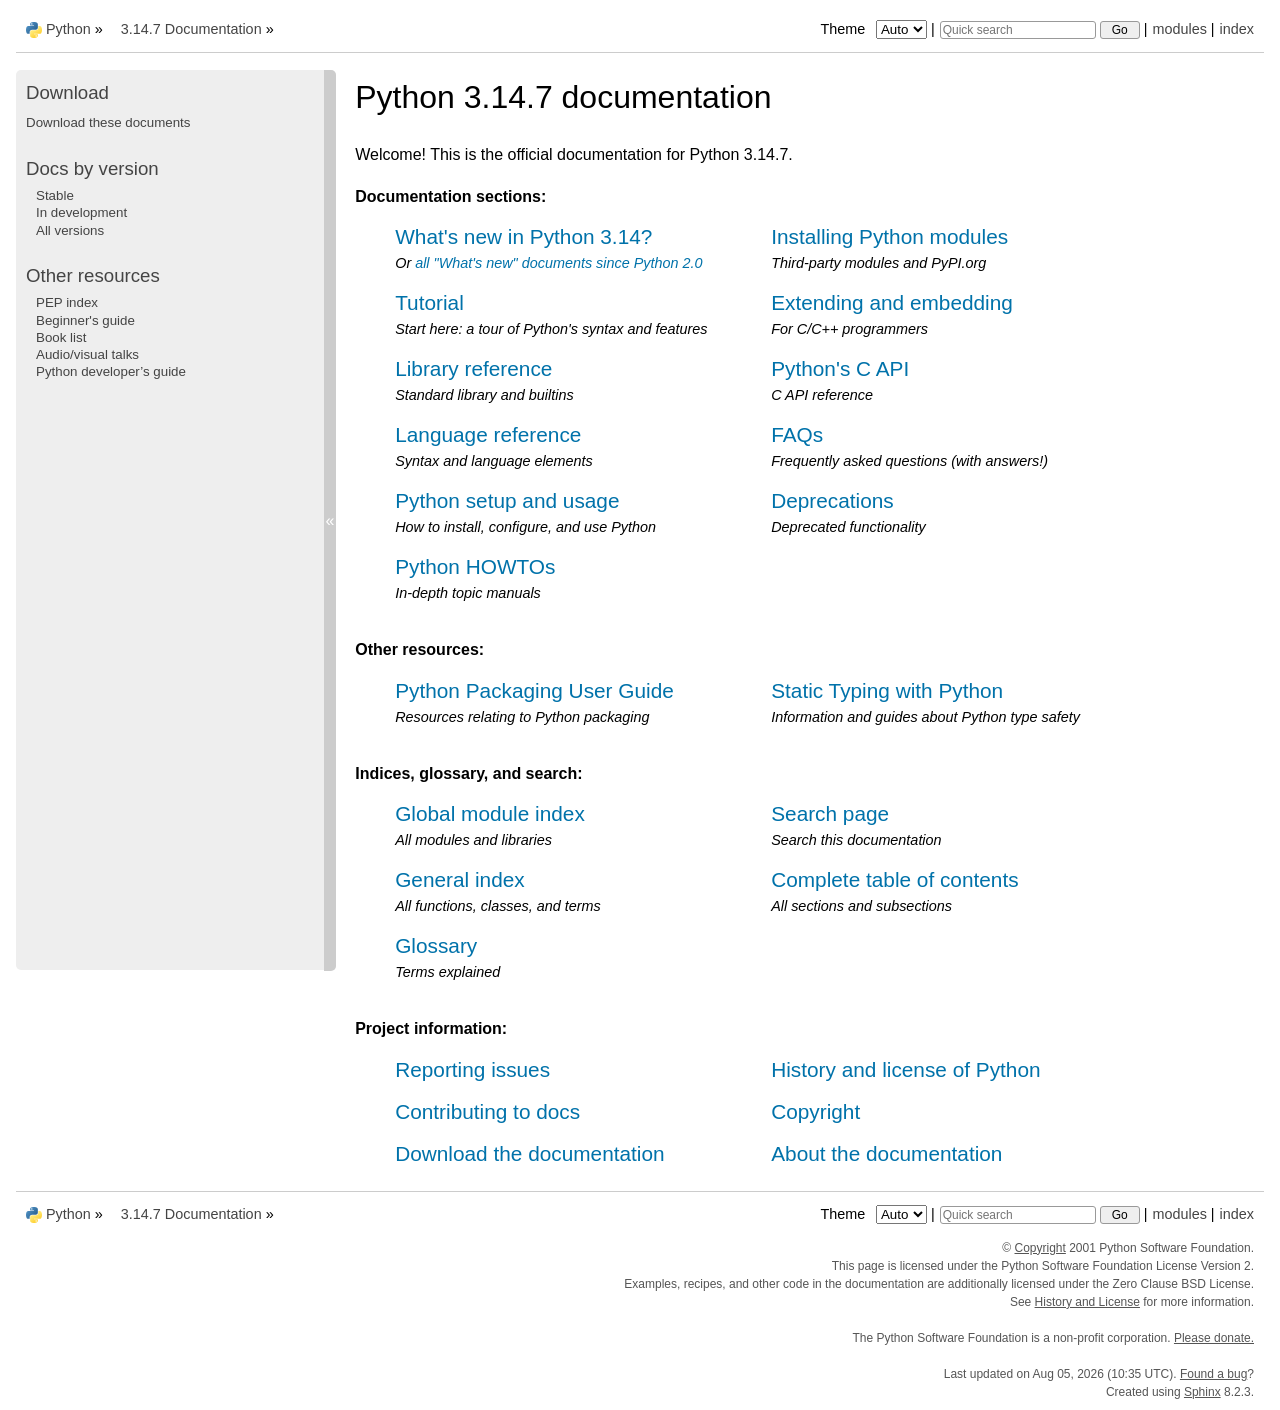
<file: ml/Python/pythoncore-3.14-64/Doc/html/index.html>
<!DOCTYPE html>

<html lang="en" data-content_root="./">
  <head>
    <meta charset="utf-8" />
    <meta name="viewport" content="width=device-width, initial-scale=1.0" /><title>3.14.7 Documentation</title><meta name="viewport" content="width=device-width, initial-scale=1.0">
    
    <link rel="stylesheet" type="text/css" href="_static/pygments.css?v=b86133f3" />
    <link rel="stylesheet" type="text/css" href="_static/classic.css?v=234b1a7c" />
    <link rel="stylesheet" type="text/css" href="_static/pydoctheme.css?v=4365c8fe" />
    <link id="pygments_dark_css" media="(prefers-color-scheme: dark)" rel="stylesheet" type="text/css" href="_static/pygments_dark.css?v=5349f25f" />
    
    <script src="_static/documentation_options.js?v=2f7d2144"></script>
    <script src="_static/doctools.js?v=9bcbadda"></script>
    <script src="_static/sphinx_highlight.js?v=dc90522c"></script>
    
    <script src="_static/sidebar.js"></script>
    
    <link rel="search" type="application/opensearchdescription+xml"
          title="Search within Python 3.14.7 documentation"
          href="_static/opensearch.xml"/>
    <link rel="author" title="About these documents" href="about.html" />
    <link rel="index" title="Index" href="genindex.html" />
    <link rel="search" title="Search" href="search.html" />
    <link rel="copyright" title="Copyright" href="copyright.html" />
    
      
      <link rel="canonical" href="https://docs.python.org/3/index.html">
      
    

    
    <style>
      @media only screen {
        table.full-width-table {
            width: 100%;
        }
      }
    </style>
<link rel="stylesheet" href="_static/pydoctheme_dark.css" media="(prefers-color-scheme: dark)" id="pydoctheme_dark_css">
    <link rel="shortcut icon" type="image/png" href="_static/py.svg">
            <script type="text/javascript" src="_static/copybutton.js"></script>
            <script type="text/javascript" src="_static/menu.js"></script>
            <script type="text/javascript" src="_static/search-focus.js"></script>
            <script type="text/javascript" src="_static/themetoggle.js"></script> 
            <script type="text/javascript" src="_static/rtd_switcher.js"></script>
            <meta name="readthedocs-addons-api-version" content="1">

    <meta property="og:title" content="Python 3.14 documentation">
    <meta property="og:type" content="website">
    <meta property="og:url" content="https://docs.python.org/3/">
    <meta property="og:site_name" content="Python documentation">
    <meta property="og:description" content="The official Python documentation.">
    <meta property="og:image" content="https://docs.python.org/3/_static/og-image.png">
    <meta name="description" content="The official Python documentation.">
    <meta property="og:image:width" content="200">
    <meta property="og:image:height" content="200">
    <meta name="theme-color" content="#3776ab">
    <style>
      .contentstable {
        display: grid;
        gap: 0 2em;
        grid-template-columns: 1fr 1fr;
        margin: 0 auto;
        max-width: 90%;
      }
      .contentstable ul {
        list-style: none;
        margin: 0;
        padding: 0;
      }
      .contentstable a {
        text-decoration: none;
      }
      .contentstable a:hover {
        text-decoration: underline;
      }
      .contentstable li.biglink {
        line-height: 150%;
        margin-bottom: 1em;
      }
      @media (max-width: 600px) {
        .contentstable {
          grid-template-columns: 1fr;
        }
      }
    </style>
  </head>
<body>
<div class="mobile-nav">
    <input type="checkbox" id="menuToggler" class="toggler__input" aria-controls="navigation"
           aria-pressed="false" aria-expanded="false" role="button" aria-label="Menu">
    <nav class="nav-content" role="navigation">
        <label for="menuToggler" class="toggler__label">
            <span></span>
        </label>
        <span class="nav-items-wrapper">
            <a href="https://www.python.org/" class="nav-logo">
                <img src="_static/py.svg" alt="Python logo">
            </a>
            <span class="version_switcher_placeholder"></span>
            <form role="search" class="search" action="search.html" method="get">
                <svg xmlns="http://www.w3.org/2000/svg" width="20" height="20" viewBox="0 0 24 24" class="search-icon">
                    <path fill-rule="nonzero" fill="currentColor" d="M15.5 14h-.79l-.28-.27a6.5 6.5 0 001.48-5.34c-.47-2.78-2.79-5-5.59-5.34a6.505 6.505 0 00-7.27 7.27c.34 2.8 2.56 5.12 5.34 5.59a6.5 6.5 0 005.34-1.48l.27.28v.79l4.25 4.25c.41.41 1.08.41 1.49 0 .41-.41.41-1.08 0-1.49L15.5 14zm-6 0C7.01 14 5 11.99 5 9.5S7.01 5 9.5 5 14 7.01 14 9.5 11.99 14 9.5 14z"></path>
                </svg>
                <input placeholder="Quick search" aria-label="Quick search" type="search" name="q">
                <input type="submit" value="Go">
            </form>
        </span>
    </nav>
    <div class="menu-wrapper">
        <nav class="menu" role="navigation" aria-label="main navigation">
            <div class="language_switcher_placeholder"></div>
            
<label class="theme-selector-label">
    Theme
    <select class="theme-selector" oninput="activateTheme(this.value)">
        <option value="auto" selected>Auto</option>
        <option value="light">Light</option>
        <option value="dark">Dark</option>
    </select>
</label><h3>Download</h3>
<p><a href="download.html">Download these documents</a></p>
<h3>Docs by version</h3>
<ul>
  
  
<li><a href="https://docs.python.org/3/">Stable</a></li>
<li><a href="https://docs.python.org/dev/">In development</a></li>
  <li><a href="https://www.python.org/doc/versions/">All versions</a></li>
</ul>
<h3>Other resources</h3>
<ul>
  
  <li><a href="https://peps.python.org/">PEP index</a></li>
  <li><a href="https://wiki.python.org/moin/BeginnersGuide">Beginner's guide</a></li>
  <li><a href="https://wiki.python.org/moin/PythonBooks">Book list</a></li>
  <li><a href="https://www.python.org/doc/av/">Audio/visual talks</a></li>
  <li><a href="https://devguide.python.org/">Python developer’s guide</a></li>
</ul>
        </nav>
    </div>
</div>

  
    <div class="related" role="navigation" aria-label="Related">
      <h3>Navigation</h3>
      <ul>
        <li class="right" style="margin-right: 10px">
          <a href="genindex.html" title="General Index"
             accesskey="I">index</a></li>
        <li class="right" >
          <a href="py-modindex.html" title="Python Module Index"
             >modules</a> |</li>

          <li><img src="_static/py.svg" alt="Python logo" style="vertical-align: middle; margin-top: -1px"></li>
          <li><a href="https://www.python.org/">Python</a> &#187;</li>
          <li class="switchers">
            <div class="language_switcher_placeholder"></div>
            <div class="version_switcher_placeholder"></div>
          </li>
          <li>
              
          </li>
    <li id="cpython-language-and-version">
      <a href="#">3.14.7 Documentation</a> &#187;
    </li>

        <li class="nav-item nav-item-this"><a href=""></a></li>
                <li class="right">
                    

    <div class="inline-search" role="search">
        <form class="inline-search" action="search.html" method="get">
          <input placeholder="Quick search" aria-label="Quick search" type="search" name="q" id="search-box">
          <input type="submit" value="Go">
        </form>
    </div>
                     |
                </li>
            <li class="right">
<label class="theme-selector-label">
    Theme
    <select class="theme-selector" oninput="activateTheme(this.value)">
        <option value="auto" selected>Auto</option>
        <option value="light">Light</option>
        <option value="dark">Dark</option>
    </select>
</label> |</li>
            
      </ul>
    </div>    

    <div class="document">
      <div class="documentwrapper">
        <div class="bodywrapper">
          <div class="body" role="main">
            
  <h1>Python 3.14.7 documentation</h1>
  <p>
  Welcome! This is the official documentation for Python 3.14.7.
  </p>
  <p><strong>Documentation sections:</strong></p>
  <div class="contentstable">
    <ul>
      <li class="biglink"><a class="biglink" href="whatsnew/3.14.html">What's new in Python 3.14?</a><br>
         <span class="linkdescr"> Or <a href="whatsnew/index.html">all "What's new" documents since Python 2.0</a></span></li>
      <li class="biglink"><a class="biglink" href="tutorial/index.html">Tutorial</a><br>
         <span class="linkdescr">Start here: a tour of Python's syntax and features</span></li>
      <li class="biglink"><a class="biglink" href="library/index.html">Library reference</a><br>
         <span class="linkdescr">Standard library and builtins</span></li>
      <li class="biglink"><a class="biglink" href="reference/index.html">Language reference</a><br>
         <span class="linkdescr">Syntax and language elements</span></li>
      <li class="biglink"><a class="biglink" href="using/index.html">Python setup and usage</a><br>
         <span class="linkdescr">How to install, configure, and use Python</span></li>
      <li class="biglink"><a class="biglink" href="howto/index.html">Python HOWTOs</a><br>
         <span class="linkdescr">In-depth topic manuals</span></li>
    </ul>
    <ul>
      <li class="biglink"><a class="biglink" href="installing/index.html">Installing Python modules</a><br>
         <span class="linkdescr">Third-party modules and PyPI.org</span></li>
      <li class="biglink"><a class="biglink" href="extending/index.html">Extending and embedding</a><br>
         <span class="linkdescr">For C/C++ programmers</span></li>
      <li class="biglink"><a class="biglink" href="c-api/index.html">Python's C API</a><br>
         <span class="linkdescr">C API reference</span></li>
      <li class="biglink"><a class="biglink" href="faq/index.html">FAQs</a><br>
         <span class="linkdescr">Frequently asked questions (with answers!)</span></li>
      <li class="biglink"><a class="biglink" href="deprecations/index.html">Deprecations</a><br>
         <span class="linkdescr">Deprecated functionality</span></li>
    </ul>
  </div>

  <p><strong>Other resources:</strong></p>
  <div class="contentstable">
    <ul>
      <li class="biglink"><a class="biglink" href="https://packaging.python.org">Python Packaging User Guide</a><br>
         <span class="linkdescr">Resources relating to Python packaging</span></li>
    </ul>
    <ul>
      <li class="biglink"><a class="biglink" href="https://typing.python.org">Static Typing with Python</a><br>
         <span class="linkdescr">Information and guides about Python type safety</span></li>
    </ul>
  </div>

  <p><strong>Indices, glossary, and search:</strong></p>
  <div class="contentstable">
    <ul>
      <li class="biglink"><a class="biglink" href="py-modindex.html">Global module index</a><br>
         <span class="linkdescr">All modules and libraries</span></li>
      <li class="biglink"><a class="biglink" href="genindex.html">General index</a><br>
         <span class="linkdescr">All functions, classes, and terms</span></li>
      <li class="biglink"><a class="biglink" href="glossary.html">Glossary</a><br>
         <span class="linkdescr">Terms explained</span></li>
    </ul>
    <ul>
      <li class="biglink"><a class="biglink" href="search.html">Search page</a><br>
         <span class="linkdescr">Search this documentation</span></li>
      <li class="biglink"><a class="biglink" href="contents.html">Complete table of contents</a><br>
         <span class="linkdescr">All sections and subsections</span></li>
    </ul>
  </div>

  <p><strong>Project information:</strong></p>
  <div class="contentstable">
    <ul>
      <li class="biglink"><a class="biglink" href="bugs.html">Reporting issues</a></li>
      <li class="biglink"><a class="biglink" href="https://devguide.python.org/documentation/help-documenting/">Contributing to docs</a></li>
      <li class="biglink"><a class="biglink" href="download.html">Download the documentation</a></li>
    </ul>
    <ul>
      <li class="biglink"><a class="biglink" href="license.html">History and license of Python</a></li>
      <li class="biglink"><a class="biglink" href="copyright.html">Copyright</a></li>
      <li class="biglink"><a class="biglink" href="about.html">About the documentation</a></li>
    </ul>
  </div>

            <div class="clearer"></div>
          </div>
        </div>
      </div>
      <div class="sphinxsidebar" role="navigation" aria-label="Main">
        <div class="sphinxsidebarwrapper"><h3>Download</h3>
<p><a href="download.html">Download these documents</a></p>
<h3>Docs by version</h3>
<ul>
  
  
<li><a href="https://docs.python.org/3/">Stable</a></li>
<li><a href="https://docs.python.org/dev/">In development</a></li>
  <li><a href="https://www.python.org/doc/versions/">All versions</a></li>
</ul>
<h3>Other resources</h3>
<ul>
  
  <li><a href="https://peps.python.org/">PEP index</a></li>
  <li><a href="https://wiki.python.org/moin/BeginnersGuide">Beginner's guide</a></li>
  <li><a href="https://wiki.python.org/moin/PythonBooks">Book list</a></li>
  <li><a href="https://www.python.org/doc/av/">Audio/visual talks</a></li>
  <li><a href="https://devguide.python.org/">Python developer’s guide</a></li>
</ul>
        </div>
<div id="sidebarbutton" title="Collapse sidebar">
<span>«</span>
</div>

      </div>
      <div class="clearer"></div>
    </div>  
    <div class="related" role="navigation" aria-label="Related">
      <h3>Navigation</h3>
      <ul>
        <li class="right" style="margin-right: 10px">
          <a href="genindex.html" title="General Index"
             >index</a></li>
        <li class="right" >
          <a href="py-modindex.html" title="Python Module Index"
             >modules</a> |</li>

          <li><img src="_static/py.svg" alt="Python logo" style="vertical-align: middle; margin-top: -1px"></li>
          <li><a href="https://www.python.org/">Python</a> &#187;</li>
          <li class="switchers">
            <div class="language_switcher_placeholder"></div>
            <div class="version_switcher_placeholder"></div>
          </li>
          <li>
              
          </li>
    <li id="cpython-language-and-version">
      <a href="#">3.14.7 Documentation</a> &#187;
    </li>

        <li class="nav-item nav-item-this"><a href=""></a></li>
                <li class="right">
                    

    <div class="inline-search" role="search">
        <form class="inline-search" action="search.html" method="get">
          <input placeholder="Quick search" aria-label="Quick search" type="search" name="q" id="search-box">
          <input type="submit" value="Go">
        </form>
    </div>
                     |
                </li>
            <li class="right">
<label class="theme-selector-label">
    Theme
    <select class="theme-selector" oninput="activateTheme(this.value)">
        <option value="auto" selected>Auto</option>
        <option value="light">Light</option>
        <option value="dark">Dark</option>
    </select>
</label> |</li>
            
      </ul>
    </div>  
    <div class="footer">
    &copy; <a href="copyright.html">Copyright</a> 2001 Python Software Foundation.
    <br>
    This page is licensed under the Python Software Foundation License Version 2.
    <br>
    Examples, recipes, and other code in the documentation are additionally licensed under the Zero Clause BSD License.
    <br>
    
      See <a href="/license.html">History and License</a> for more information.<br>
    
    
    <br>

    The Python Software Foundation is a non-profit corporation.
<a href="https://www.python.org/psf/donations/">Please donate.</a>
<br>
    <br>
      Last updated on Aug 05, 2026 (10:35 UTC).
    
      <a href="/bugs.html">Found a bug</a>?
    
    <br>

    Created using <a href="https://www.sphinx-doc.org/">Sphinx</a> 8.2.3.
    </div>

  </body>
</html>
</file>
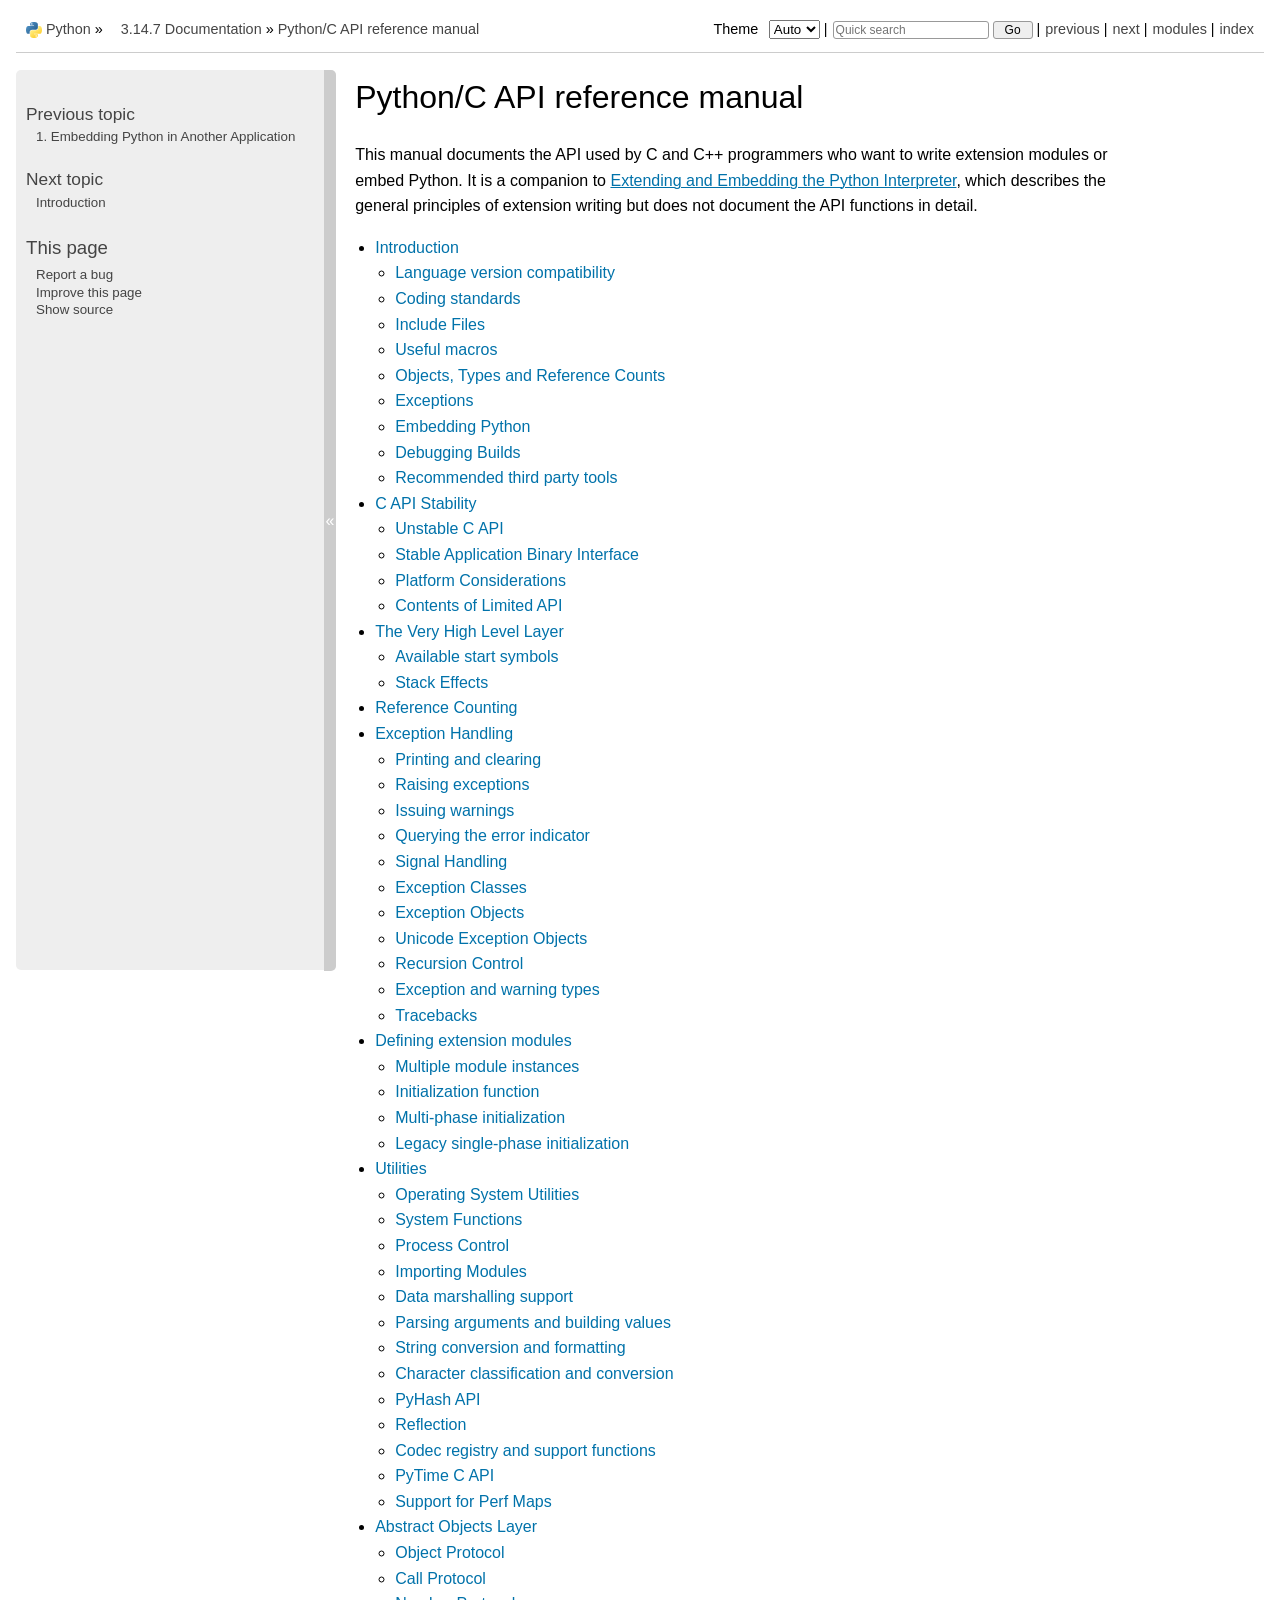
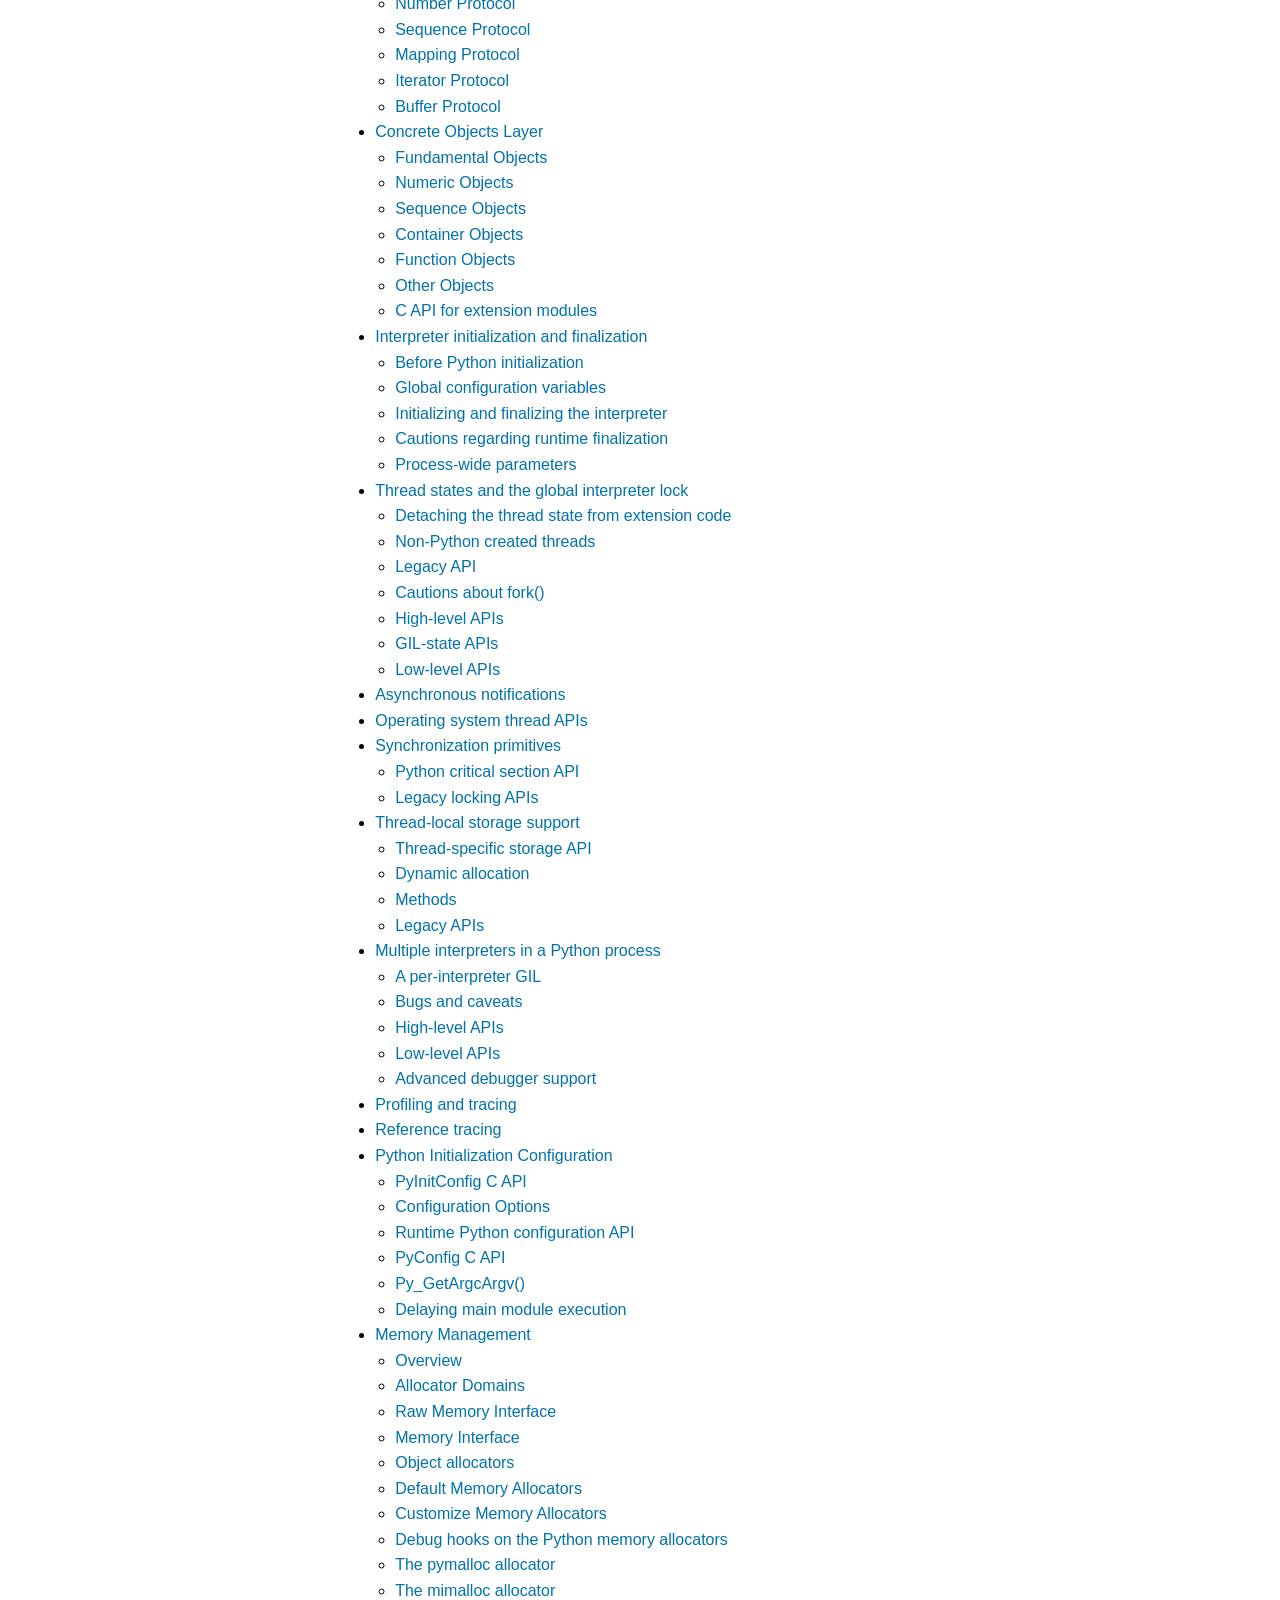
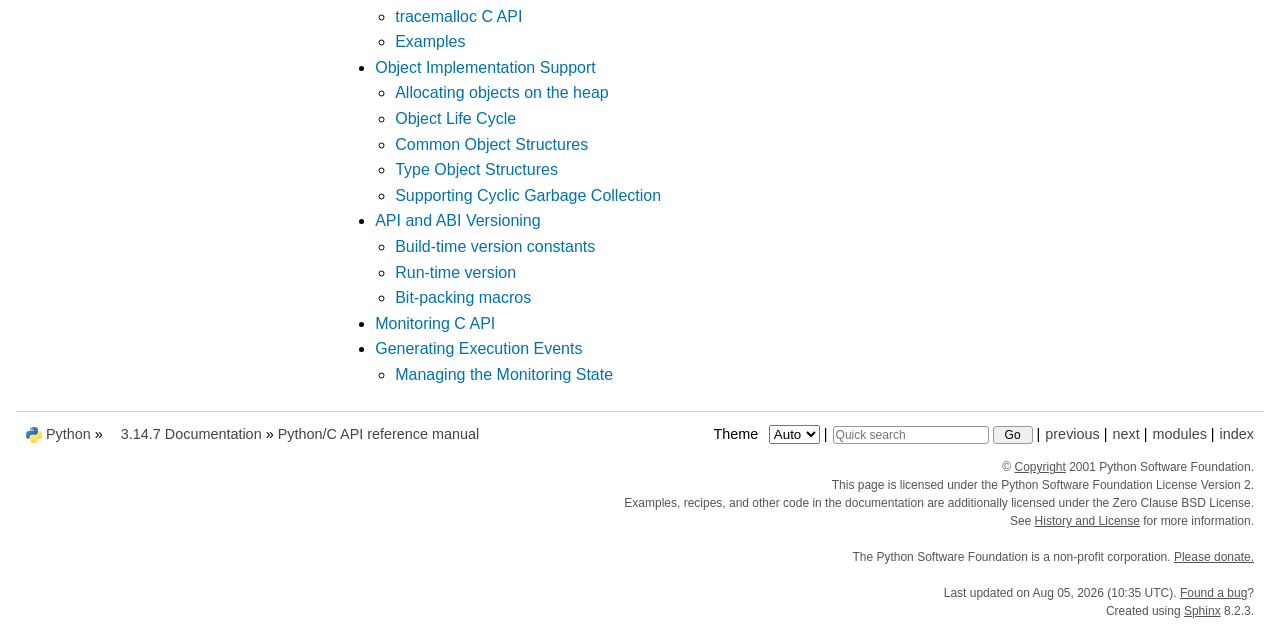
<file: ml/Python/pythoncore-3.14-64/Doc/html/c-api/index.html>
<!DOCTYPE html>

<html lang="en" data-content_root="../">
  <head>
    <meta charset="utf-8" />
    <meta name="viewport" content="width=device-width, initial-scale=1.0" /><meta name="viewport" content="width=device-width, initial-scale=1" />
<meta property="og:title" content="Python/C API reference manual" />
<meta property="og:type" content="website" />
<meta property="og:url" content="https://docs.python.org/3/c-api/index.html" />
<meta property="og:site_name" content="Python documentation" />
<meta property="og:description" content="This manual documents the API used by C and C++ programmers who want to write extension modules or embed Python. It is a companion to Extending and Embedding the Python Interpreter, which describes..." />
<meta property="og:image" content="_static/og-image.png" />
<meta property="og:image:alt" content="Python documentation" />
<meta name="description" content="This manual documents the API used by C and C++ programmers who want to write extension modules or embed Python. It is a companion to Extending and Embedding the Python Interpreter, which describes..." />
<meta name="theme-color" content="#3776ab">
<meta property="og:image:width" content="200">
<meta property="og:image:height" content="200">

    <title>Python/C API reference manual &#8212; Python 3.14.7 documentation</title><meta name="viewport" content="width=device-width, initial-scale=1.0">
    
    <link rel="stylesheet" type="text/css" href="../_static/pygments.css?v=b86133f3" />
    <link rel="stylesheet" type="text/css" href="../_static/classic.css?v=234b1a7c" />
    <link rel="stylesheet" type="text/css" href="../_static/pydoctheme.css?v=4365c8fe" />
    <link id="pygments_dark_css" media="(prefers-color-scheme: dark)" rel="stylesheet" type="text/css" href="../_static/pygments_dark.css?v=5349f25f" />
    
    <script src="../_static/documentation_options.js?v=2f7d2144"></script>
    <script src="../_static/doctools.js?v=9bcbadda"></script>
    <script src="../_static/sphinx_highlight.js?v=dc90522c"></script>
    
    <script src="../_static/sidebar.js"></script>
    
    <link rel="search" type="application/opensearchdescription+xml"
          title="Search within Python 3.14.7 documentation"
          href="../_static/opensearch.xml"/>
    <link rel="author" title="About these documents" href="../about.html" />
    <link rel="index" title="Index" href="../genindex.html" />
    <link rel="search" title="Search" href="../search.html" />
    <link rel="copyright" title="Copyright" href="../copyright.html" />
    <link rel="next" title="Introduction" href="intro.html" />
    <link rel="prev" title="1. Embedding Python in Another Application" href="../extending/embedding.html" />
    
      
      <link rel="canonical" href="https://docs.python.org/3/c-api/index.html">
      
    

    
    <style>
      @media only screen {
        table.full-width-table {
            width: 100%;
        }
      }
    </style>
<link rel="stylesheet" href="../_static/pydoctheme_dark.css" media="(prefers-color-scheme: dark)" id="pydoctheme_dark_css">
    <link rel="shortcut icon" type="image/png" href="../_static/py.svg">
            <script type="text/javascript" src="../_static/copybutton.js"></script>
            <script type="text/javascript" src="../_static/menu.js"></script>
            <script type="text/javascript" src="../_static/search-focus.js"></script>
            <script type="text/javascript" src="../_static/themetoggle.js"></script> 
            <script type="text/javascript" src="../_static/rtd_switcher.js"></script>
            <meta name="readthedocs-addons-api-version" content="1">

  </head>
<body>
<div class="mobile-nav">
    <input type="checkbox" id="menuToggler" class="toggler__input" aria-controls="navigation"
           aria-pressed="false" aria-expanded="false" role="button" aria-label="Menu">
    <nav class="nav-content" role="navigation">
        <label for="menuToggler" class="toggler__label">
            <span></span>
        </label>
        <span class="nav-items-wrapper">
            <a href="https://www.python.org/" class="nav-logo">
                <img src="../_static/py.svg" alt="Python logo">
            </a>
            <span class="version_switcher_placeholder"></span>
            <form role="search" class="search" action="../search.html" method="get">
                <svg xmlns="http://www.w3.org/2000/svg" width="20" height="20" viewBox="0 0 24 24" class="search-icon">
                    <path fill-rule="nonzero" fill="currentColor" d="M15.5 14h-.79l-.28-.27a6.5 6.5 0 001.48-5.34c-.47-2.78-2.79-5-5.59-5.34a6.505 6.505 0 00-7.27 7.27c.34 2.8 2.56 5.12 5.34 5.59a6.5 6.5 0 005.34-1.48l.27.28v.79l4.25 4.25c.41.41 1.08.41 1.49 0 .41-.41.41-1.08 0-1.49L15.5 14zm-6 0C7.01 14 5 11.99 5 9.5S7.01 5 9.5 5 14 7.01 14 9.5 11.99 14 9.5 14z"></path>
                </svg>
                <input placeholder="Quick search" aria-label="Quick search" type="search" name="q">
                <input type="submit" value="Go">
            </form>
        </span>
    </nav>
    <div class="menu-wrapper">
        <nav class="menu" role="navigation" aria-label="main navigation">
            <div class="language_switcher_placeholder"></div>
            
<label class="theme-selector-label">
    Theme
    <select class="theme-selector" oninput="activateTheme(this.value)">
        <option value="auto" selected>Auto</option>
        <option value="light">Light</option>
        <option value="dark">Dark</option>
    </select>
</label>
  <div>
    <h4>Previous topic</h4>
    <p class="topless"><a href="../extending/embedding.html"
                          title="previous chapter"><span class="section-number">1. </span>Embedding Python in Another Application</a></p>
  </div>
  <div>
    <h4>Next topic</h4>
    <p class="topless"><a href="intro.html"
                          title="next chapter">Introduction</a></p>
  </div>
  <script>
    document.addEventListener('DOMContentLoaded', () => {
        const title = document.querySelector('meta[property="og:title"]').content;
        const elements = document.querySelectorAll('.improvepage');
        const pageurl = window.location.href.split('?')[0];
        elements.forEach(element => {
            const url = new URL(element.href.split('?')[0].replace("-nojs", ""));
            url.searchParams.set('pagetitle', title);
            url.searchParams.set('pageurl', pageurl);
            url.searchParams.set('pagesource', "c-api/index.rst");
            element.href = url.toString();
        });
    });
  </script>
  <div role="note" aria-label="source link">
    <h3>This page</h3>
    <ul class="this-page-menu">
      <li><a href="../bugs.html">Report a bug</a></li>
      <li><a class="improvepage" href="../improve-page-nojs.html">Improve this page</a></li>
      <li>
        <a href="https://github.com/python/cpython/blob/main/Doc/c-api/index.rst?plain=1"
            rel="nofollow">Show source
        </a>
      </li>
      
    </ul>
  </div>
        </nav>
    </div>
</div>

  
    <div class="related" role="navigation" aria-label="Related">
      <h3>Navigation</h3>
      <ul>
        <li class="right" style="margin-right: 10px">
          <a href="../genindex.html" title="General Index"
             accesskey="I">index</a></li>
        <li class="right" >
          <a href="../py-modindex.html" title="Python Module Index"
             >modules</a> |</li>
        <li class="right" >
          <a href="intro.html" title="Introduction"
             accesskey="N">next</a> |</li>
        <li class="right" >
          <a href="../extending/embedding.html" title="1. Embedding Python in Another Application"
             accesskey="P">previous</a> |</li>

          <li><img src="../_static/py.svg" alt="Python logo" style="vertical-align: middle; margin-top: -1px"></li>
          <li><a href="https://www.python.org/">Python</a> &#187;</li>
          <li class="switchers">
            <div class="language_switcher_placeholder"></div>
            <div class="version_switcher_placeholder"></div>
          </li>
          <li>
              
          </li>
    <li id="cpython-language-and-version">
      <a href="../index.html">3.14.7 Documentation</a> &#187;
    </li>

        <li class="nav-item nav-item-this"><a href="">Python/C API reference manual</a></li>
                <li class="right">
                    

    <div class="inline-search" role="search">
        <form class="inline-search" action="../search.html" method="get">
          <input placeholder="Quick search" aria-label="Quick search" type="search" name="q" id="search-box">
          <input type="submit" value="Go">
        </form>
    </div>
                     |
                </li>
            <li class="right">
<label class="theme-selector-label">
    Theme
    <select class="theme-selector" oninput="activateTheme(this.value)">
        <option value="auto" selected>Auto</option>
        <option value="light">Light</option>
        <option value="dark">Dark</option>
    </select>
</label> |</li>
            
      </ul>
    </div>    

    <div class="document">
      <div class="documentwrapper">
        <div class="bodywrapper">
          <div class="body" role="main">
            
  <section id="python-c-api-reference-manual">
<span id="c-api-index"></span><h1>Python/C API reference manual<a class="headerlink" href="#python-c-api-reference-manual" title="Link to this heading">¶</a></h1>
<p>This manual documents the API used by C and C++ programmers who want to write
extension modules or embed Python.  It is a companion to <a class="reference internal" href="../extending/index.html#extending-index"><span class="std std-ref">Extending and Embedding the Python Interpreter</span></a>,
which describes the general principles of extension writing but does not
document the API functions in detail.</p>
<div class="toctree-wrapper compound">
<ul>
<li class="toctree-l1"><a class="reference internal" href="intro.html">Introduction</a><ul>
<li class="toctree-l2"><a class="reference internal" href="intro.html#language-version-compatibility">Language version compatibility</a></li>
<li class="toctree-l2"><a class="reference internal" href="intro.html#coding-standards">Coding standards</a></li>
<li class="toctree-l2"><a class="reference internal" href="intro.html#include-files">Include Files</a></li>
<li class="toctree-l2"><a class="reference internal" href="intro.html#useful-macros">Useful macros</a></li>
<li class="toctree-l2"><a class="reference internal" href="intro.html#objects-types-and-reference-counts">Objects, Types and Reference Counts</a></li>
<li class="toctree-l2"><a class="reference internal" href="intro.html#exceptions">Exceptions</a></li>
<li class="toctree-l2"><a class="reference internal" href="intro.html#embedding-python">Embedding Python</a></li>
<li class="toctree-l2"><a class="reference internal" href="intro.html#debugging-builds">Debugging Builds</a></li>
<li class="toctree-l2"><a class="reference internal" href="intro.html#recommended-third-party-tools">Recommended third party tools</a></li>
</ul>
</li>
<li class="toctree-l1"><a class="reference internal" href="stable.html">C API Stability</a><ul>
<li class="toctree-l2"><a class="reference internal" href="stable.html#unstable-c-api">Unstable C API</a></li>
<li class="toctree-l2"><a class="reference internal" href="stable.html#stable-application-binary-interface">Stable Application Binary Interface</a></li>
<li class="toctree-l2"><a class="reference internal" href="stable.html#platform-considerations">Platform Considerations</a></li>
<li class="toctree-l2"><a class="reference internal" href="stable.html#contents-of-limited-api">Contents of Limited API</a></li>
</ul>
</li>
<li class="toctree-l1"><a class="reference internal" href="veryhigh.html">The Very High Level Layer</a><ul>
<li class="toctree-l2"><a class="reference internal" href="veryhigh.html#available-start-symbols">Available start symbols</a></li>
<li class="toctree-l2"><a class="reference internal" href="veryhigh.html#stack-effects">Stack Effects</a></li>
</ul>
</li>
<li class="toctree-l1"><a class="reference internal" href="refcounting.html">Reference Counting</a></li>
<li class="toctree-l1"><a class="reference internal" href="exceptions.html">Exception Handling</a><ul>
<li class="toctree-l2"><a class="reference internal" href="exceptions.html#printing-and-clearing">Printing and clearing</a></li>
<li class="toctree-l2"><a class="reference internal" href="exceptions.html#raising-exceptions">Raising exceptions</a></li>
<li class="toctree-l2"><a class="reference internal" href="exceptions.html#issuing-warnings">Issuing warnings</a></li>
<li class="toctree-l2"><a class="reference internal" href="exceptions.html#querying-the-error-indicator">Querying the error indicator</a></li>
<li class="toctree-l2"><a class="reference internal" href="exceptions.html#signal-handling">Signal Handling</a></li>
<li class="toctree-l2"><a class="reference internal" href="exceptions.html#exception-classes">Exception Classes</a></li>
<li class="toctree-l2"><a class="reference internal" href="exceptions.html#exception-objects">Exception Objects</a></li>
<li class="toctree-l2"><a class="reference internal" href="exceptions.html#unicode-exception-objects">Unicode Exception Objects</a></li>
<li class="toctree-l2"><a class="reference internal" href="exceptions.html#recursion-control">Recursion Control</a></li>
<li class="toctree-l2"><a class="reference internal" href="exceptions.html#exception-and-warning-types">Exception and warning types</a></li>
<li class="toctree-l2"><a class="reference internal" href="exceptions.html#tracebacks">Tracebacks</a></li>
</ul>
</li>
<li class="toctree-l1"><a class="reference internal" href="extension-modules.html">Defining extension modules</a><ul>
<li class="toctree-l2"><a class="reference internal" href="extension-modules.html#multiple-module-instances">Multiple module instances</a></li>
<li class="toctree-l2"><a class="reference internal" href="extension-modules.html#initialization-function">Initialization function</a></li>
<li class="toctree-l2"><a class="reference internal" href="extension-modules.html#multi-phase-initialization">Multi-phase initialization</a></li>
<li class="toctree-l2"><a class="reference internal" href="extension-modules.html#legacy-single-phase-initialization">Legacy single-phase initialization</a></li>
</ul>
</li>
<li class="toctree-l1"><a class="reference internal" href="utilities.html">Utilities</a><ul>
<li class="toctree-l2"><a class="reference internal" href="sys.html">Operating System Utilities</a></li>
<li class="toctree-l2"><a class="reference internal" href="sys.html#system-functions">System Functions</a></li>
<li class="toctree-l2"><a class="reference internal" href="sys.html#process-control">Process Control</a></li>
<li class="toctree-l2"><a class="reference internal" href="import.html">Importing Modules</a></li>
<li class="toctree-l2"><a class="reference internal" href="marshal.html">Data marshalling support</a></li>
<li class="toctree-l2"><a class="reference internal" href="arg.html">Parsing arguments and building values</a></li>
<li class="toctree-l2"><a class="reference internal" href="conversion.html">String conversion and formatting</a></li>
<li class="toctree-l2"><a class="reference internal" href="conversion.html#character-classification-and-conversion">Character classification and conversion</a></li>
<li class="toctree-l2"><a class="reference internal" href="hash.html">PyHash API</a></li>
<li class="toctree-l2"><a class="reference internal" href="reflection.html">Reflection</a></li>
<li class="toctree-l2"><a class="reference internal" href="codec.html">Codec registry and support functions</a></li>
<li class="toctree-l2"><a class="reference internal" href="time.html">PyTime C API</a></li>
<li class="toctree-l2"><a class="reference internal" href="perfmaps.html">Support for Perf Maps</a></li>
</ul>
</li>
<li class="toctree-l1"><a class="reference internal" href="abstract.html">Abstract Objects Layer</a><ul>
<li class="toctree-l2"><a class="reference internal" href="object.html">Object Protocol</a></li>
<li class="toctree-l2"><a class="reference internal" href="call.html">Call Protocol</a></li>
<li class="toctree-l2"><a class="reference internal" href="number.html">Number Protocol</a></li>
<li class="toctree-l2"><a class="reference internal" href="sequence.html">Sequence Protocol</a></li>
<li class="toctree-l2"><a class="reference internal" href="mapping.html">Mapping Protocol</a></li>
<li class="toctree-l2"><a class="reference internal" href="iter.html">Iterator Protocol</a></li>
<li class="toctree-l2"><a class="reference internal" href="buffer.html">Buffer Protocol</a></li>
</ul>
</li>
<li class="toctree-l1"><a class="reference internal" href="concrete.html">Concrete Objects Layer</a><ul>
<li class="toctree-l2"><a class="reference internal" href="concrete.html#fundamental-objects">Fundamental Objects</a></li>
<li class="toctree-l2"><a class="reference internal" href="concrete.html#numeric-objects">Numeric Objects</a></li>
<li class="toctree-l2"><a class="reference internal" href="concrete.html#sequence-objects">Sequence Objects</a></li>
<li class="toctree-l2"><a class="reference internal" href="concrete.html#container-objects">Container Objects</a></li>
<li class="toctree-l2"><a class="reference internal" href="concrete.html#function-objects">Function Objects</a></li>
<li class="toctree-l2"><a class="reference internal" href="concrete.html#other-objects">Other Objects</a></li>
<li class="toctree-l2"><a class="reference internal" href="concrete.html#c-api-for-extension-modules">C API for extension modules</a></li>
</ul>
</li>
<li class="toctree-l1"><a class="reference internal" href="interp-lifecycle.html">Interpreter initialization and finalization</a><ul>
<li class="toctree-l2"><a class="reference internal" href="interp-lifecycle.html#before-python-initialization">Before Python initialization</a></li>
<li class="toctree-l2"><a class="reference internal" href="interp-lifecycle.html#global-configuration-variables">Global configuration variables</a></li>
<li class="toctree-l2"><a class="reference internal" href="interp-lifecycle.html#initializing-and-finalizing-the-interpreter">Initializing and finalizing the interpreter</a></li>
<li class="toctree-l2"><a class="reference internal" href="interp-lifecycle.html#cautions-regarding-runtime-finalization">Cautions regarding runtime finalization</a></li>
<li class="toctree-l2"><a class="reference internal" href="interp-lifecycle.html#process-wide-parameters">Process-wide parameters</a></li>
</ul>
</li>
<li class="toctree-l1"><a class="reference internal" href="threads.html">Thread states and the global interpreter lock</a><ul>
<li class="toctree-l2"><a class="reference internal" href="threads.html#detaching-the-thread-state-from-extension-code">Detaching the thread state from extension code</a></li>
<li class="toctree-l2"><a class="reference internal" href="threads.html#non-python-created-threads">Non-Python created threads</a></li>
<li class="toctree-l2"><a class="reference internal" href="threads.html#legacy-api">Legacy API</a></li>
<li class="toctree-l2"><a class="reference internal" href="threads.html#cautions-about-fork">Cautions about fork()</a></li>
<li class="toctree-l2"><a class="reference internal" href="threads.html#high-level-apis">High-level APIs</a></li>
<li class="toctree-l2"><a class="reference internal" href="threads.html#gil-state-apis">GIL-state APIs</a></li>
<li class="toctree-l2"><a class="reference internal" href="threads.html#low-level-apis">Low-level APIs</a></li>
</ul>
</li>
<li class="toctree-l1"><a class="reference internal" href="threads.html#asynchronous-notifications">Asynchronous notifications</a></li>
<li class="toctree-l1"><a class="reference internal" href="threads.html#operating-system-thread-apis">Operating system thread APIs</a></li>
<li class="toctree-l1"><a class="reference internal" href="synchronization.html">Synchronization primitives</a><ul>
<li class="toctree-l2"><a class="reference internal" href="synchronization.html#python-critical-section-api">Python critical section API</a></li>
<li class="toctree-l2"><a class="reference internal" href="synchronization.html#legacy-locking-apis">Legacy locking APIs</a></li>
</ul>
</li>
<li class="toctree-l1"><a class="reference internal" href="tls.html">Thread-local storage support</a><ul>
<li class="toctree-l2"><a class="reference internal" href="tls.html#thread-specific-storage-api">Thread-specific storage API</a></li>
<li class="toctree-l2"><a class="reference internal" href="tls.html#dynamic-allocation">Dynamic allocation</a></li>
<li class="toctree-l2"><a class="reference internal" href="tls.html#methods">Methods</a></li>
<li class="toctree-l2"><a class="reference internal" href="tls.html#legacy-apis">Legacy APIs</a></li>
</ul>
</li>
<li class="toctree-l1"><a class="reference internal" href="subinterpreters.html">Multiple interpreters in a Python process</a><ul>
<li class="toctree-l2"><a class="reference internal" href="subinterpreters.html#a-per-interpreter-gil">A per-interpreter GIL</a></li>
<li class="toctree-l2"><a class="reference internal" href="subinterpreters.html#bugs-and-caveats">Bugs and caveats</a></li>
<li class="toctree-l2"><a class="reference internal" href="subinterpreters.html#high-level-apis">High-level APIs</a></li>
<li class="toctree-l2"><a class="reference internal" href="subinterpreters.html#low-level-apis">Low-level APIs</a></li>
<li class="toctree-l2"><a class="reference internal" href="subinterpreters.html#advanced-debugger-support">Advanced debugger support</a></li>
</ul>
</li>
<li class="toctree-l1"><a class="reference internal" href="profiling.html">Profiling and tracing</a></li>
<li class="toctree-l1"><a class="reference internal" href="profiling.html#reference-tracing">Reference tracing</a></li>
<li class="toctree-l1"><a class="reference internal" href="init_config.html">Python Initialization Configuration</a><ul>
<li class="toctree-l2"><a class="reference internal" href="init_config.html#pyinitconfig-c-api">PyInitConfig C API</a></li>
<li class="toctree-l2"><a class="reference internal" href="init_config.html#configuration-options">Configuration Options</a></li>
<li class="toctree-l2"><a class="reference internal" href="init_config.html#runtime-python-configuration-api">Runtime Python configuration API</a></li>
<li class="toctree-l2"><a class="reference internal" href="init_config.html#pyconfig-c-api">PyConfig C API</a></li>
<li class="toctree-l2"><a class="reference internal" href="init_config.html#py-getargcargv">Py_GetArgcArgv()</a></li>
<li class="toctree-l2"><a class="reference internal" href="init_config.html#delaying-main-module-execution">Delaying main module execution</a></li>
</ul>
</li>
<li class="toctree-l1"><a class="reference internal" href="memory.html">Memory Management</a><ul>
<li class="toctree-l2"><a class="reference internal" href="memory.html#overview">Overview</a></li>
<li class="toctree-l2"><a class="reference internal" href="memory.html#allocator-domains">Allocator Domains</a></li>
<li class="toctree-l2"><a class="reference internal" href="memory.html#raw-memory-interface">Raw Memory Interface</a></li>
<li class="toctree-l2"><a class="reference internal" href="memory.html#memory-interface">Memory Interface</a></li>
<li class="toctree-l2"><a class="reference internal" href="memory.html#object-allocators">Object allocators</a></li>
<li class="toctree-l2"><a class="reference internal" href="memory.html#default-memory-allocators">Default Memory Allocators</a></li>
<li class="toctree-l2"><a class="reference internal" href="memory.html#customize-memory-allocators">Customize Memory Allocators</a></li>
<li class="toctree-l2"><a class="reference internal" href="memory.html#debug-hooks-on-the-python-memory-allocators">Debug hooks on the Python memory allocators</a></li>
<li class="toctree-l2"><a class="reference internal" href="memory.html#the-pymalloc-allocator">The pymalloc allocator</a></li>
<li class="toctree-l2"><a class="reference internal" href="memory.html#the-mimalloc-allocator">The mimalloc allocator</a></li>
<li class="toctree-l2"><a class="reference internal" href="memory.html#tracemalloc-c-api">tracemalloc C API</a></li>
<li class="toctree-l2"><a class="reference internal" href="memory.html#examples">Examples</a></li>
</ul>
</li>
<li class="toctree-l1"><a class="reference internal" href="objimpl.html">Object Implementation Support</a><ul>
<li class="toctree-l2"><a class="reference internal" href="allocation.html">Allocating objects on the heap</a></li>
<li class="toctree-l2"><a class="reference internal" href="lifecycle.html">Object Life Cycle</a></li>
<li class="toctree-l2"><a class="reference internal" href="structures.html">Common Object Structures</a></li>
<li class="toctree-l2"><a class="reference internal" href="typeobj.html">Type Object Structures</a></li>
<li class="toctree-l2"><a class="reference internal" href="gcsupport.html">Supporting Cyclic Garbage Collection</a></li>
</ul>
</li>
<li class="toctree-l1"><a class="reference internal" href="apiabiversion.html">API and ABI Versioning</a><ul>
<li class="toctree-l2"><a class="reference internal" href="apiabiversion.html#build-time-version-constants">Build-time version constants</a></li>
<li class="toctree-l2"><a class="reference internal" href="apiabiversion.html#run-time-version">Run-time version</a></li>
<li class="toctree-l2"><a class="reference internal" href="apiabiversion.html#bit-packing-macros">Bit-packing macros</a></li>
</ul>
</li>
<li class="toctree-l1"><a class="reference internal" href="monitoring.html">Monitoring C API</a></li>
<li class="toctree-l1"><a class="reference internal" href="monitoring.html#generating-execution-events">Generating Execution Events</a><ul>
<li class="toctree-l2"><a class="reference internal" href="monitoring.html#managing-the-monitoring-state">Managing the Monitoring State</a></li>
</ul>
</li>
</ul>
</div>
</section>


            <div class="clearer"></div>
          </div>
        </div>
      </div>
      <div class="sphinxsidebar" role="navigation" aria-label="Main">
        <div class="sphinxsidebarwrapper">
  <div>
    <h4>Previous topic</h4>
    <p class="topless"><a href="../extending/embedding.html"
                          title="previous chapter"><span class="section-number">1. </span>Embedding Python in Another Application</a></p>
  </div>
  <div>
    <h4>Next topic</h4>
    <p class="topless"><a href="intro.html"
                          title="next chapter">Introduction</a></p>
  </div>
  <script>
    document.addEventListener('DOMContentLoaded', () => {
        const title = document.querySelector('meta[property="og:title"]').content;
        const elements = document.querySelectorAll('.improvepage');
        const pageurl = window.location.href.split('?')[0];
        elements.forEach(element => {
            const url = new URL(element.href.split('?')[0].replace("-nojs", ""));
            url.searchParams.set('pagetitle', title);
            url.searchParams.set('pageurl', pageurl);
            url.searchParams.set('pagesource', "c-api/index.rst");
            element.href = url.toString();
        });
    });
  </script>
  <div role="note" aria-label="source link">
    <h3>This page</h3>
    <ul class="this-page-menu">
      <li><a href="../bugs.html">Report a bug</a></li>
      <li><a class="improvepage" href="../improve-page-nojs.html">Improve this page</a></li>
      <li>
        <a href="https://github.com/python/cpython/blob/main/Doc/c-api/index.rst?plain=1"
            rel="nofollow">Show source
        </a>
      </li>
      
    </ul>
  </div>
        </div>
<div id="sidebarbutton" title="Collapse sidebar">
<span>«</span>
</div>

      </div>
      <div class="clearer"></div>
    </div>  
    <div class="related" role="navigation" aria-label="Related">
      <h3>Navigation</h3>
      <ul>
        <li class="right" style="margin-right: 10px">
          <a href="../genindex.html" title="General Index"
             >index</a></li>
        <li class="right" >
          <a href="../py-modindex.html" title="Python Module Index"
             >modules</a> |</li>
        <li class="right" >
          <a href="intro.html" title="Introduction"
             >next</a> |</li>
        <li class="right" >
          <a href="../extending/embedding.html" title="1. Embedding Python in Another Application"
             >previous</a> |</li>

          <li><img src="../_static/py.svg" alt="Python logo" style="vertical-align: middle; margin-top: -1px"></li>
          <li><a href="https://www.python.org/">Python</a> &#187;</li>
          <li class="switchers">
            <div class="language_switcher_placeholder"></div>
            <div class="version_switcher_placeholder"></div>
          </li>
          <li>
              
          </li>
    <li id="cpython-language-and-version">
      <a href="../index.html">3.14.7 Documentation</a> &#187;
    </li>

        <li class="nav-item nav-item-this"><a href="">Python/C API reference manual</a></li>
                <li class="right">
                    

    <div class="inline-search" role="search">
        <form class="inline-search" action="../search.html" method="get">
          <input placeholder="Quick search" aria-label="Quick search" type="search" name="q" id="search-box">
          <input type="submit" value="Go">
        </form>
    </div>
                     |
                </li>
            <li class="right">
<label class="theme-selector-label">
    Theme
    <select class="theme-selector" oninput="activateTheme(this.value)">
        <option value="auto" selected>Auto</option>
        <option value="light">Light</option>
        <option value="dark">Dark</option>
    </select>
</label> |</li>
            
      </ul>
    </div>  
    <div class="footer">
    &copy; <a href="../copyright.html">Copyright</a> 2001 Python Software Foundation.
    <br>
    This page is licensed under the Python Software Foundation License Version 2.
    <br>
    Examples, recipes, and other code in the documentation are additionally licensed under the Zero Clause BSD License.
    <br>
    
      See <a href="/license.html">History and License</a> for more information.<br>
    
    
    <br>

    The Python Software Foundation is a non-profit corporation.
<a href="https://www.python.org/psf/donations/">Please donate.</a>
<br>
    <br>
      Last updated on Aug 05, 2026 (10:35 UTC).
    
      <a href="/bugs.html">Found a bug</a>?
    
    <br>

    Created using <a href="https://www.sphinx-doc.org/">Sphinx</a> 8.2.3.
    </div>

  </body>
</html>
</file>
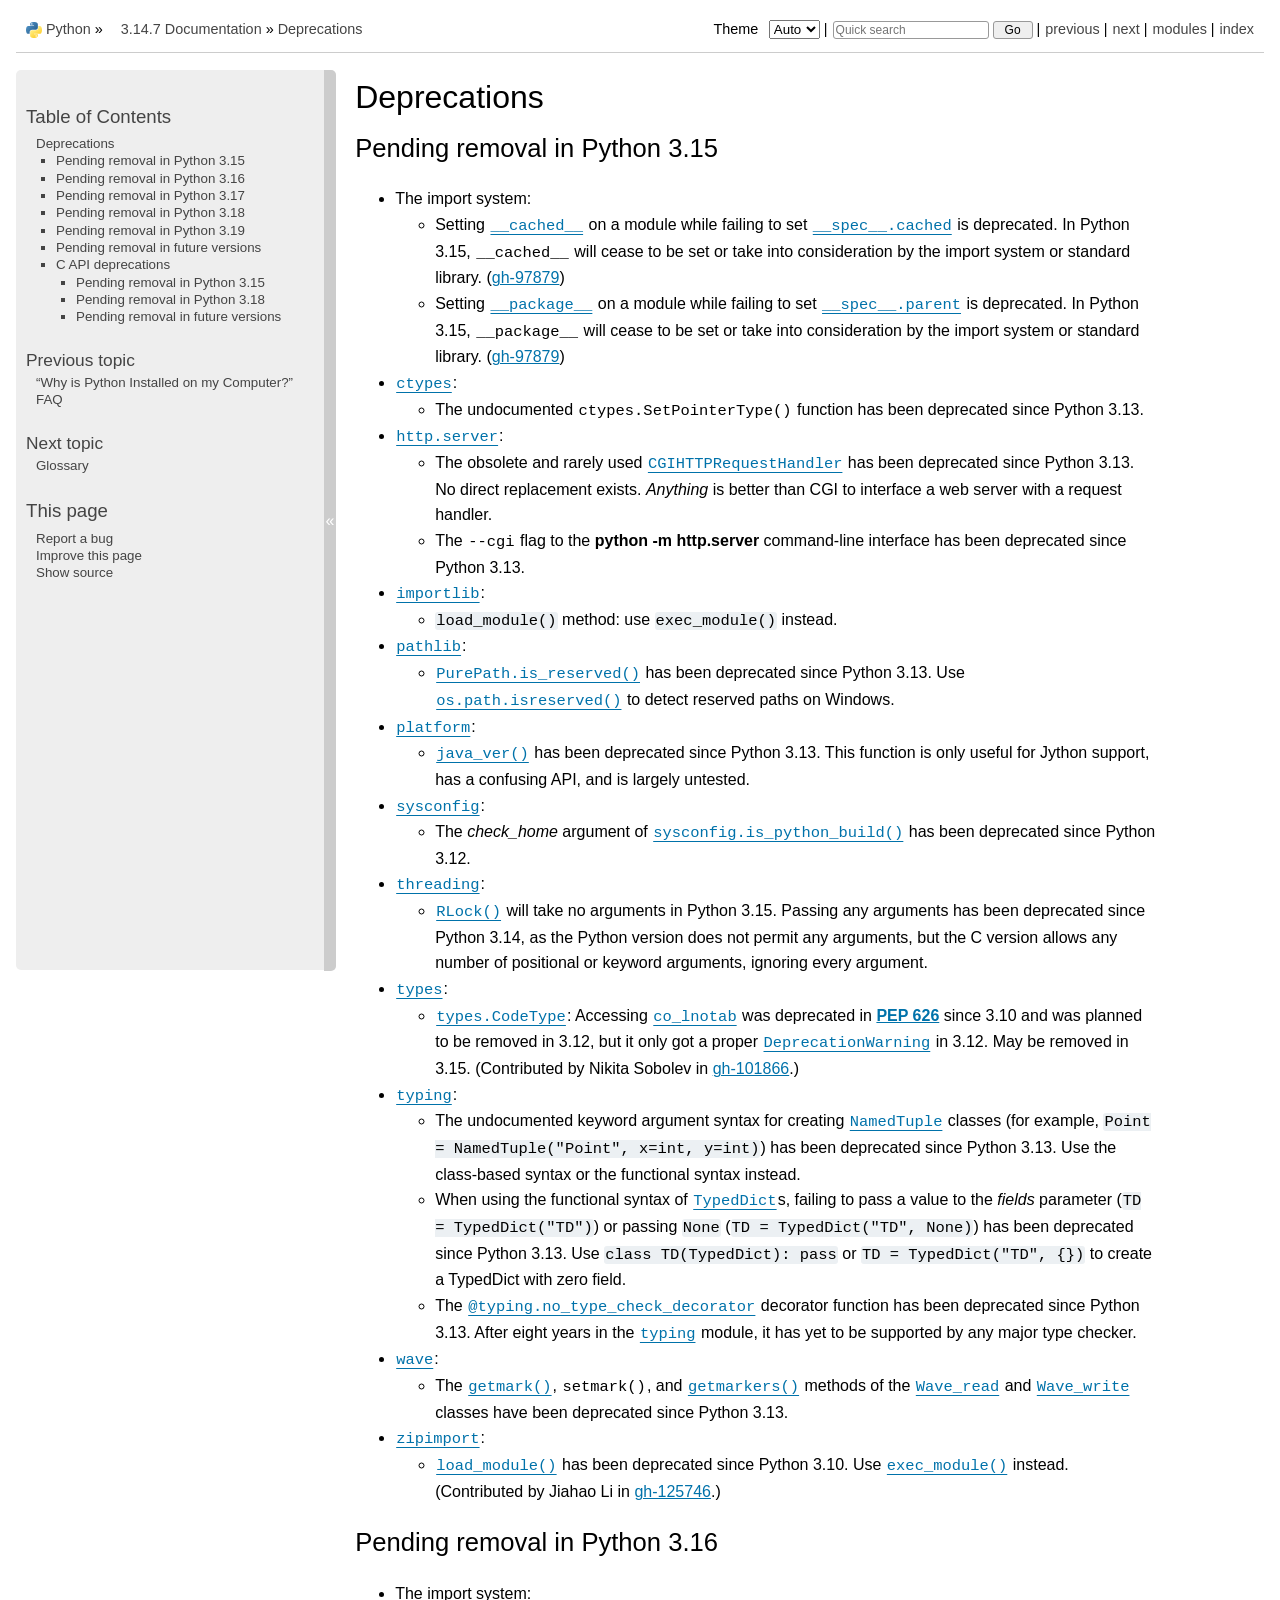
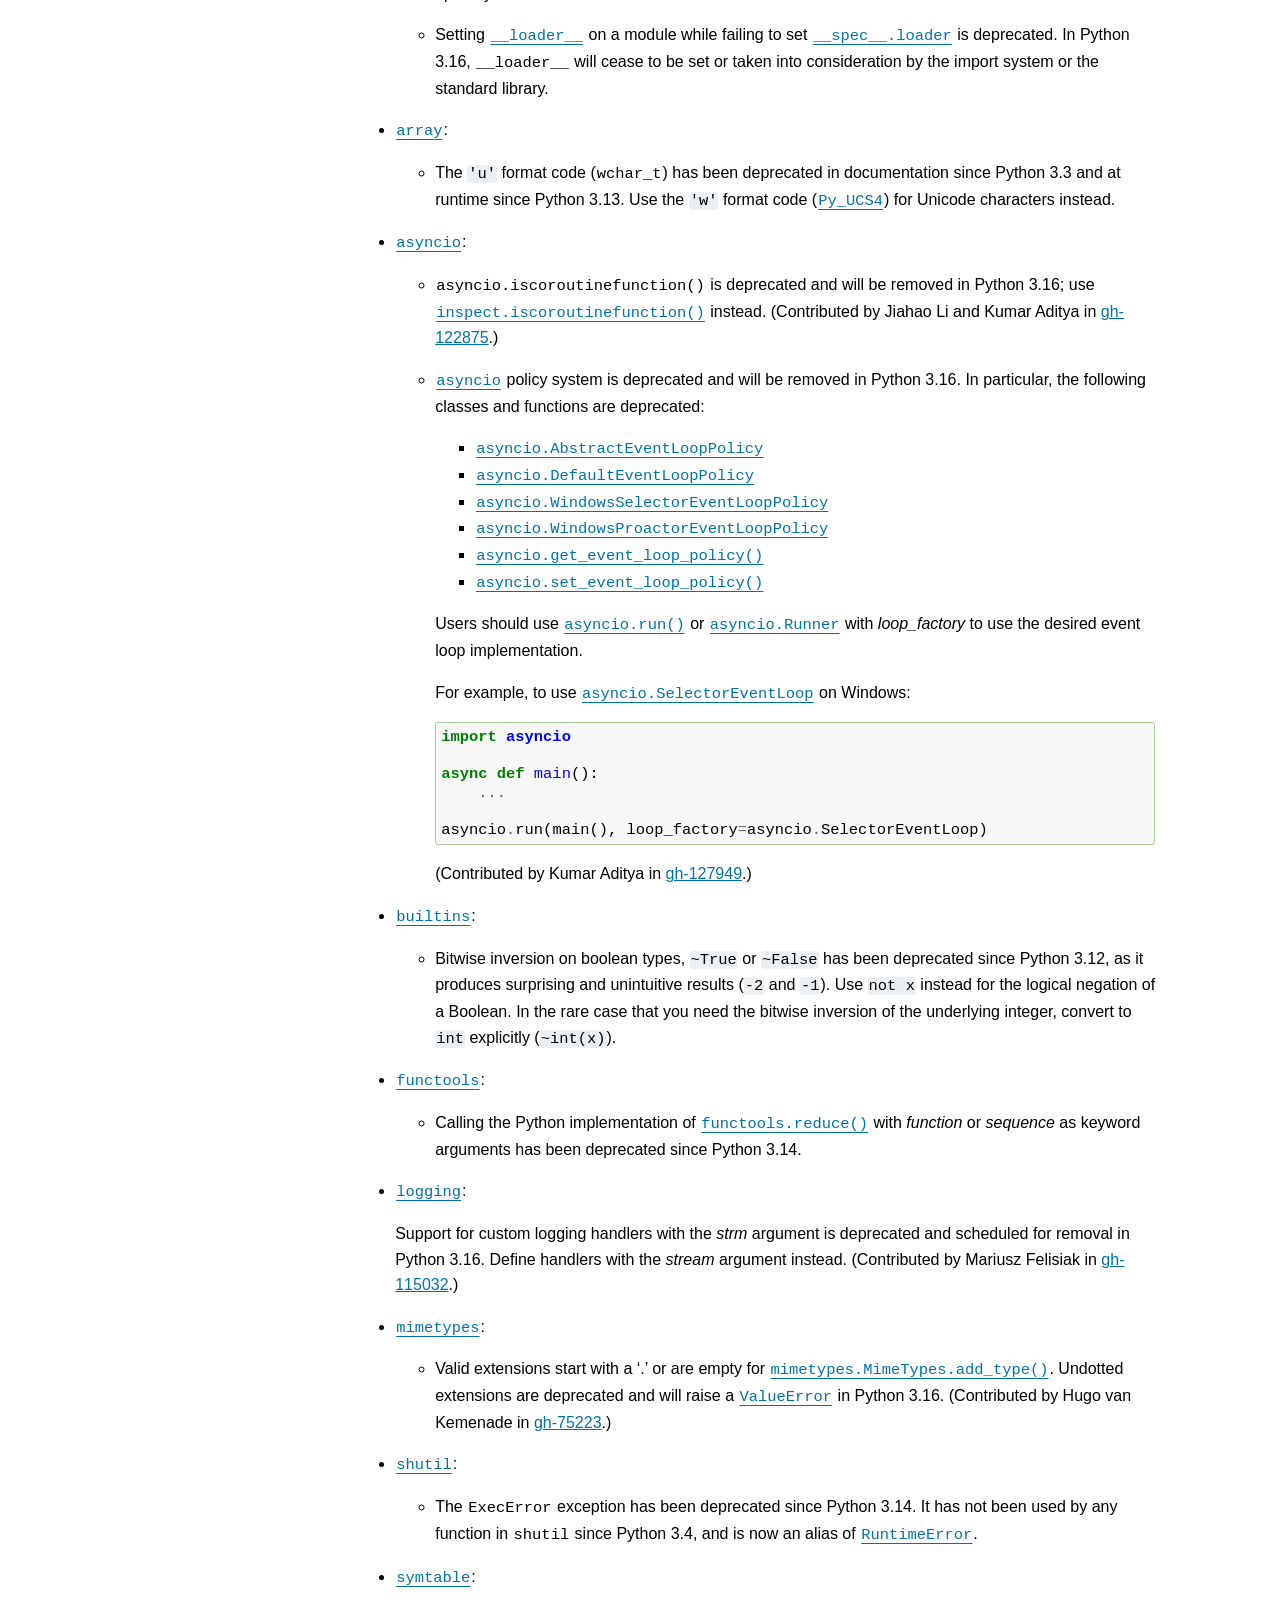
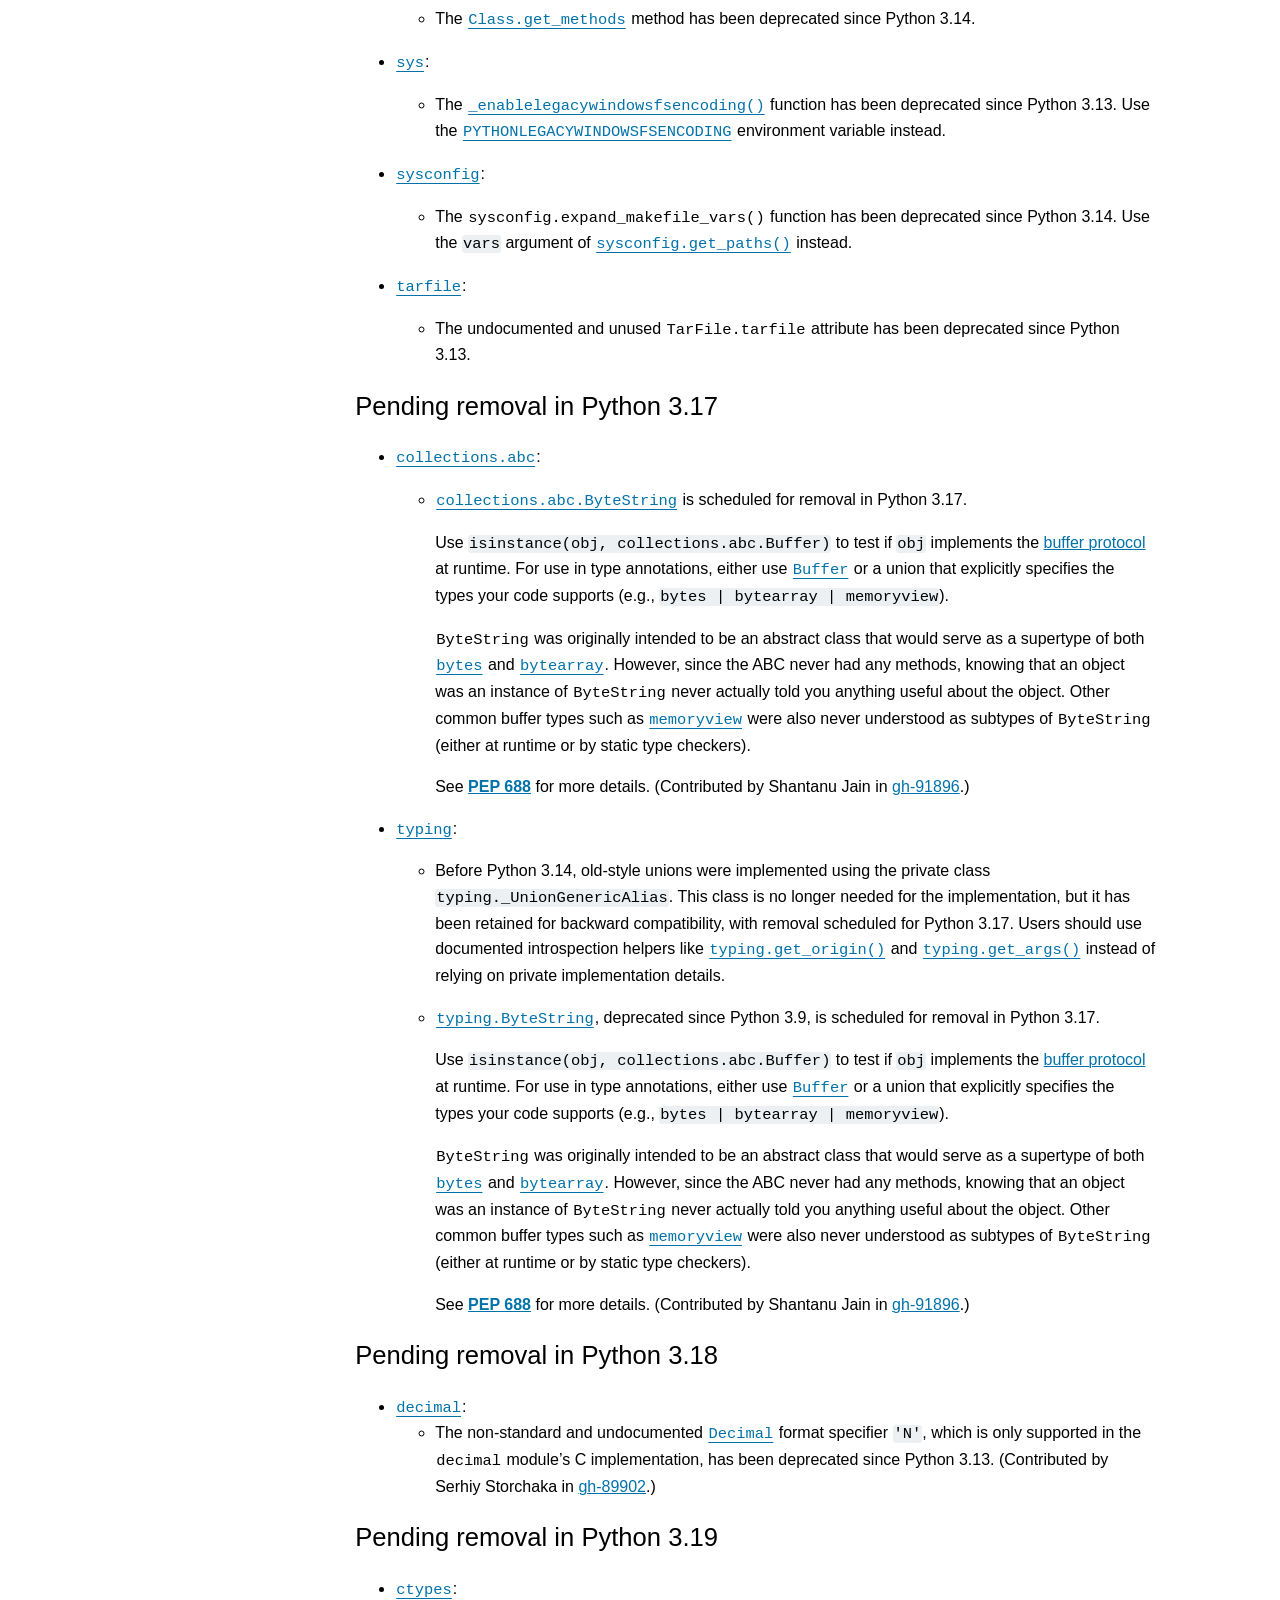
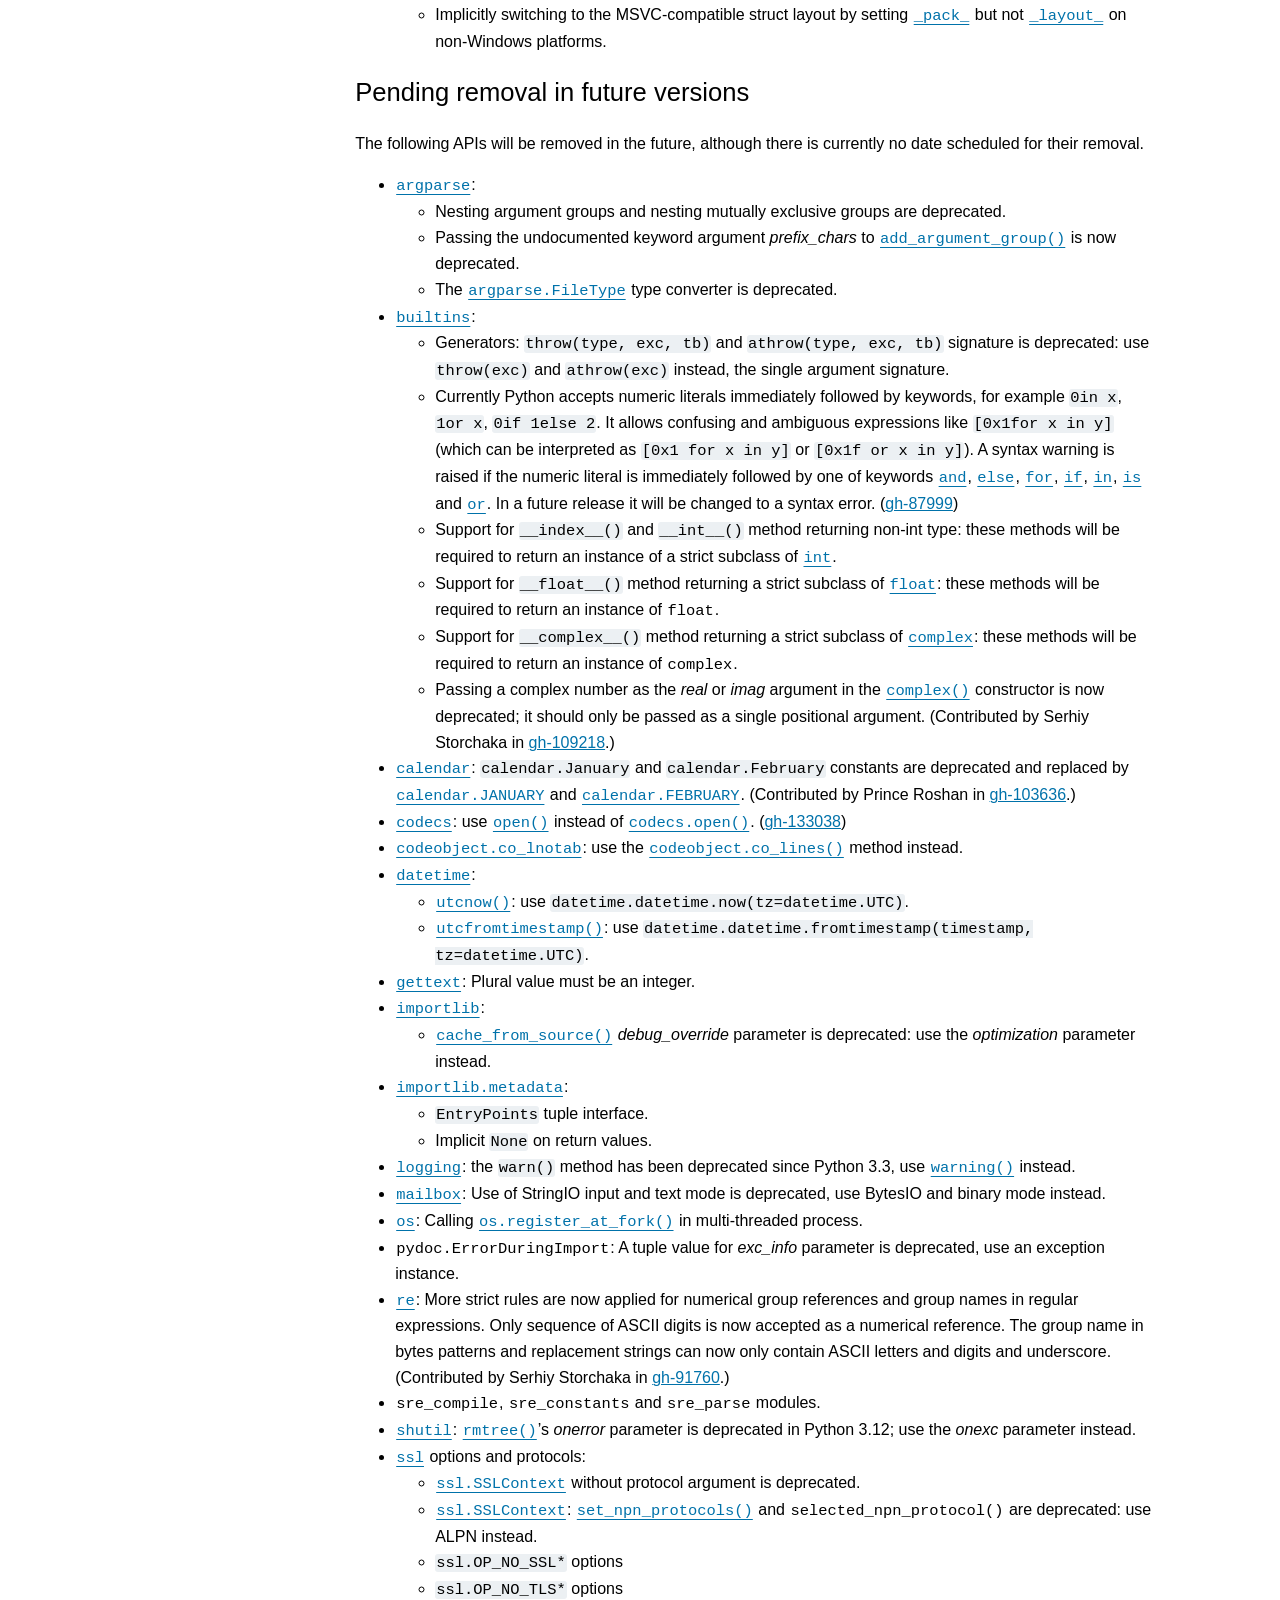
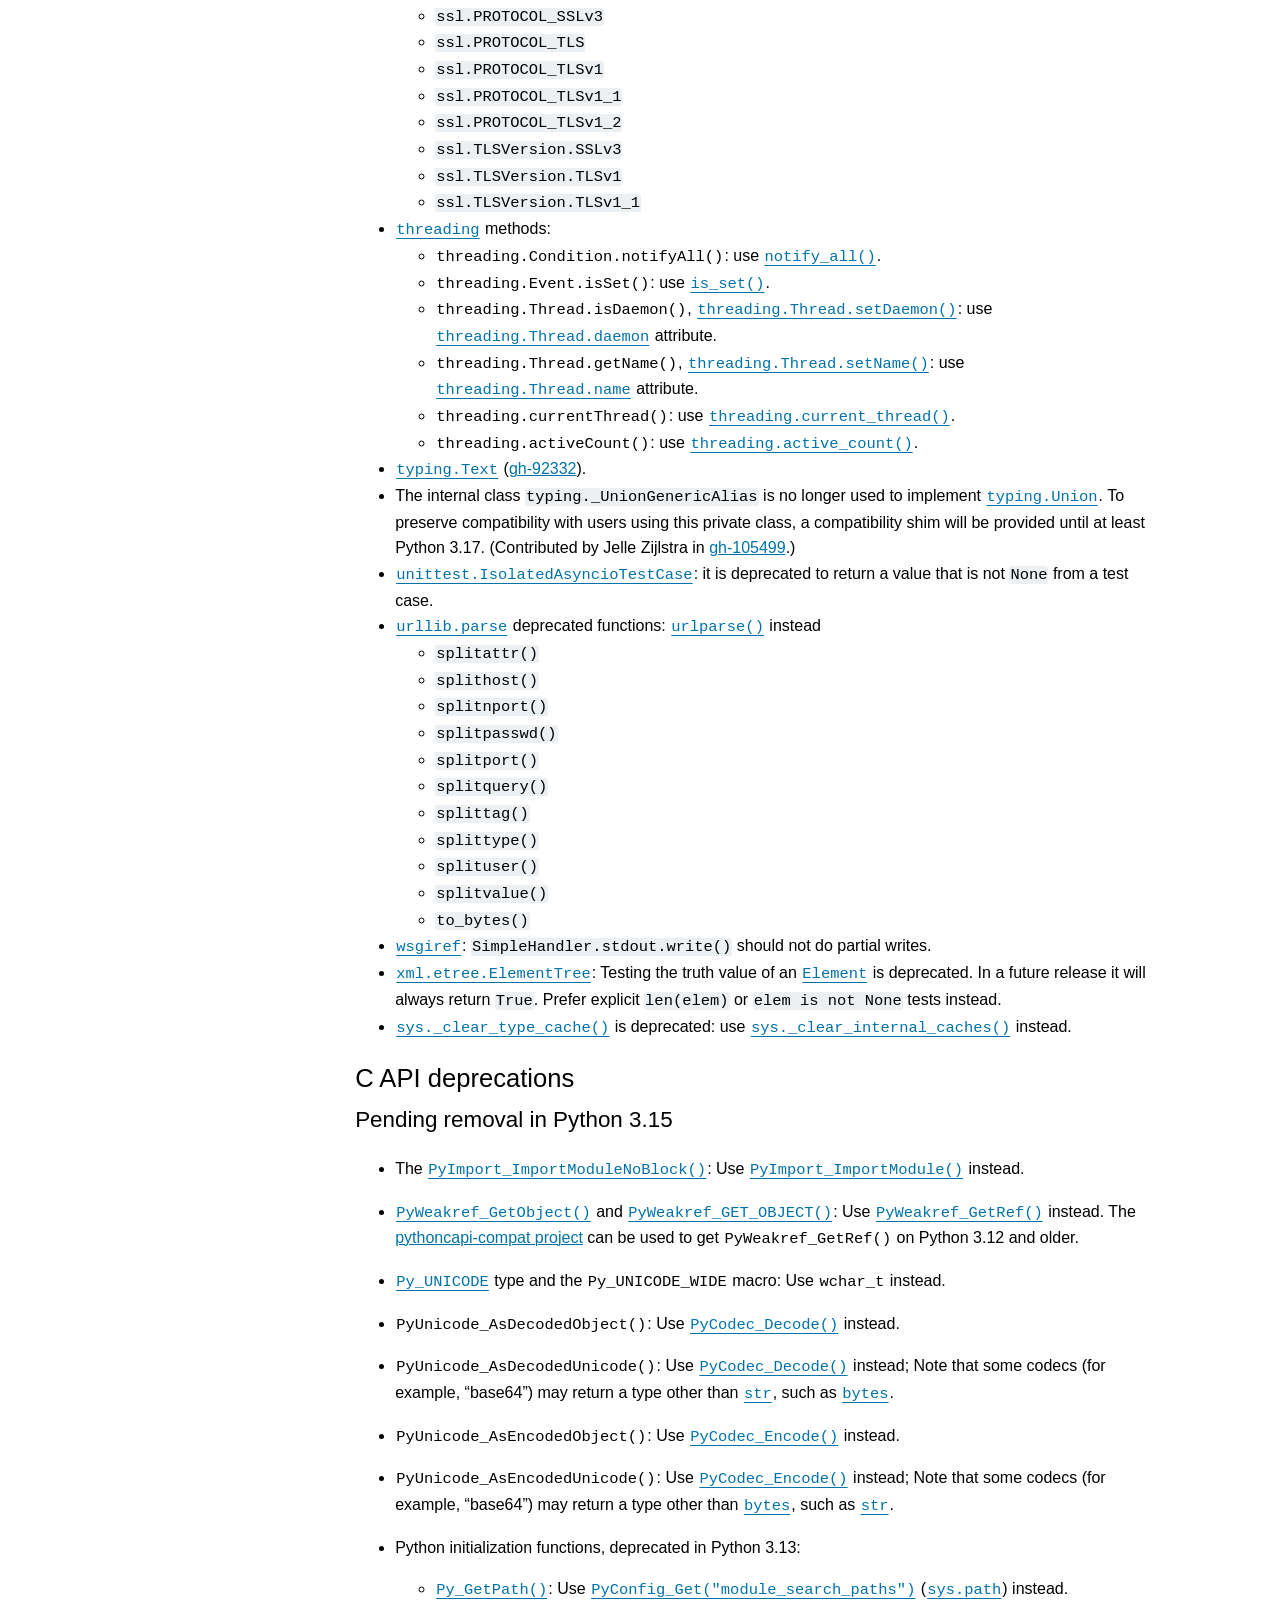
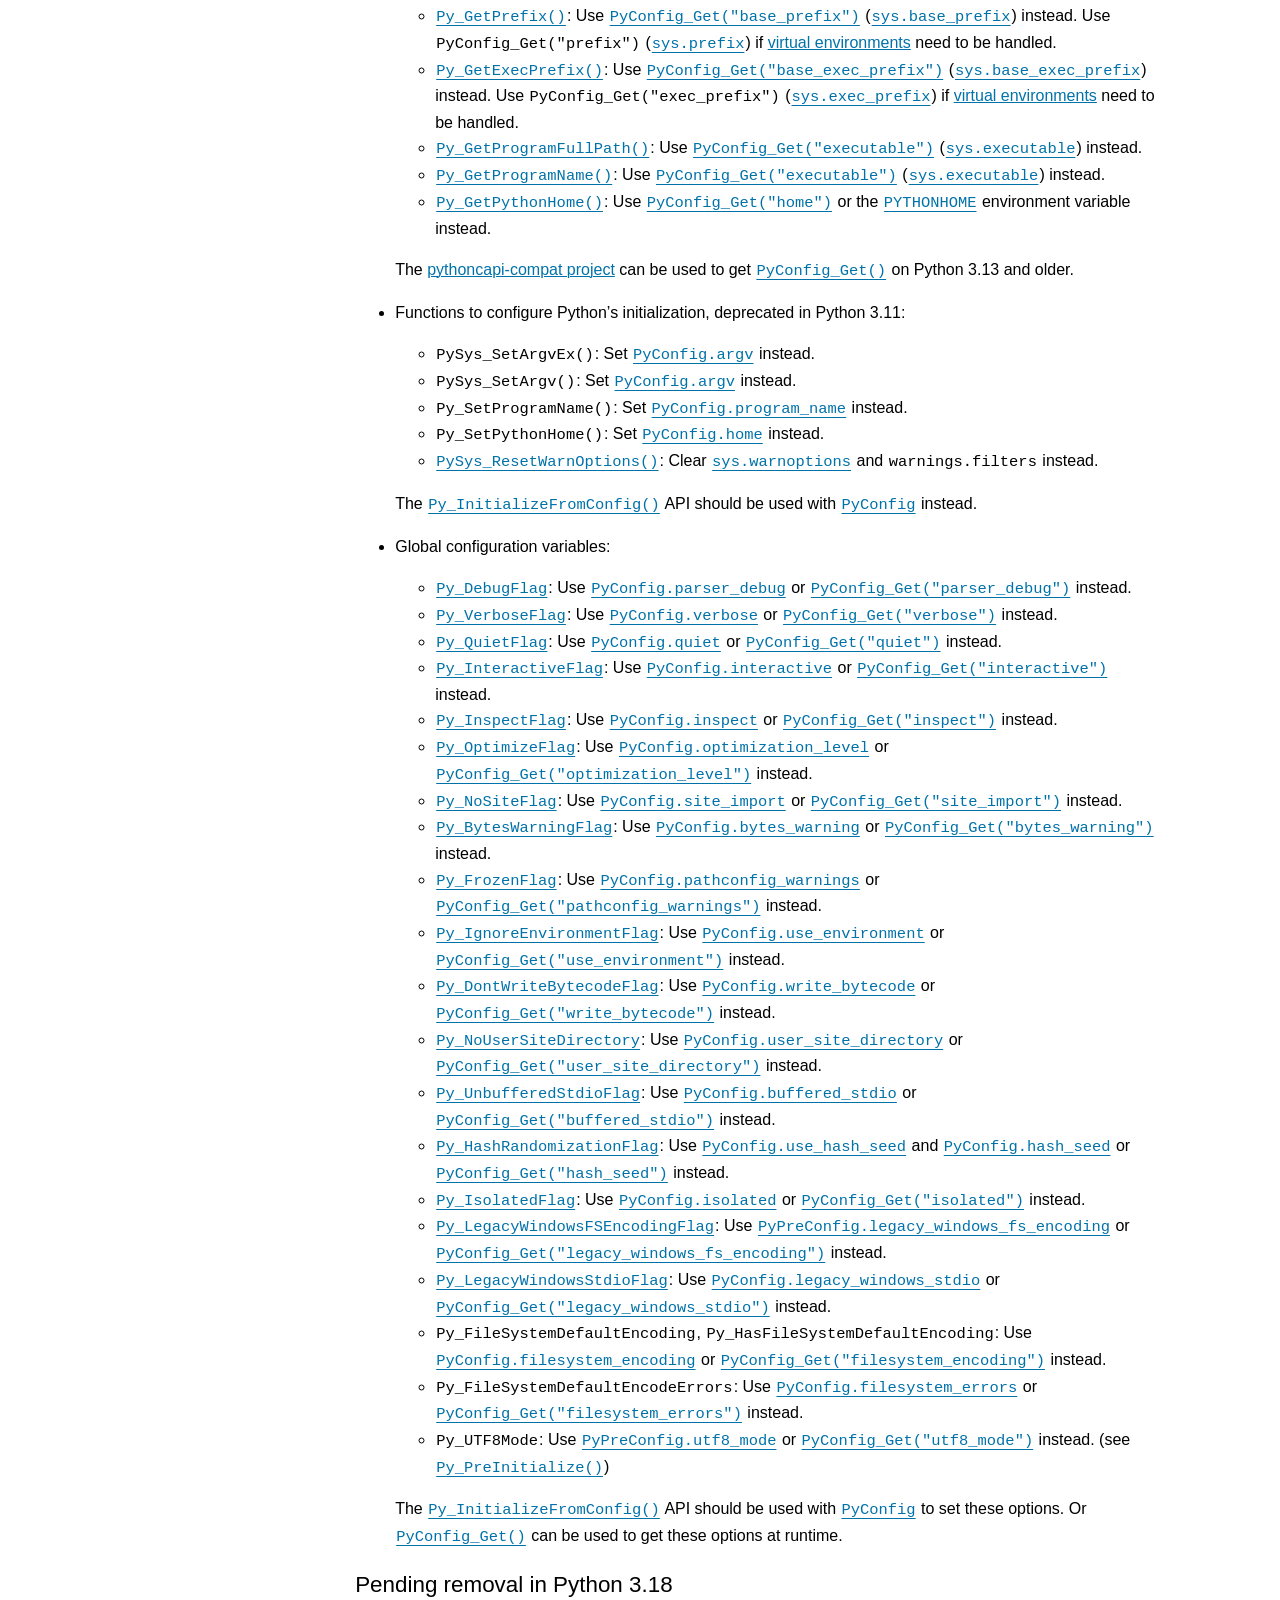
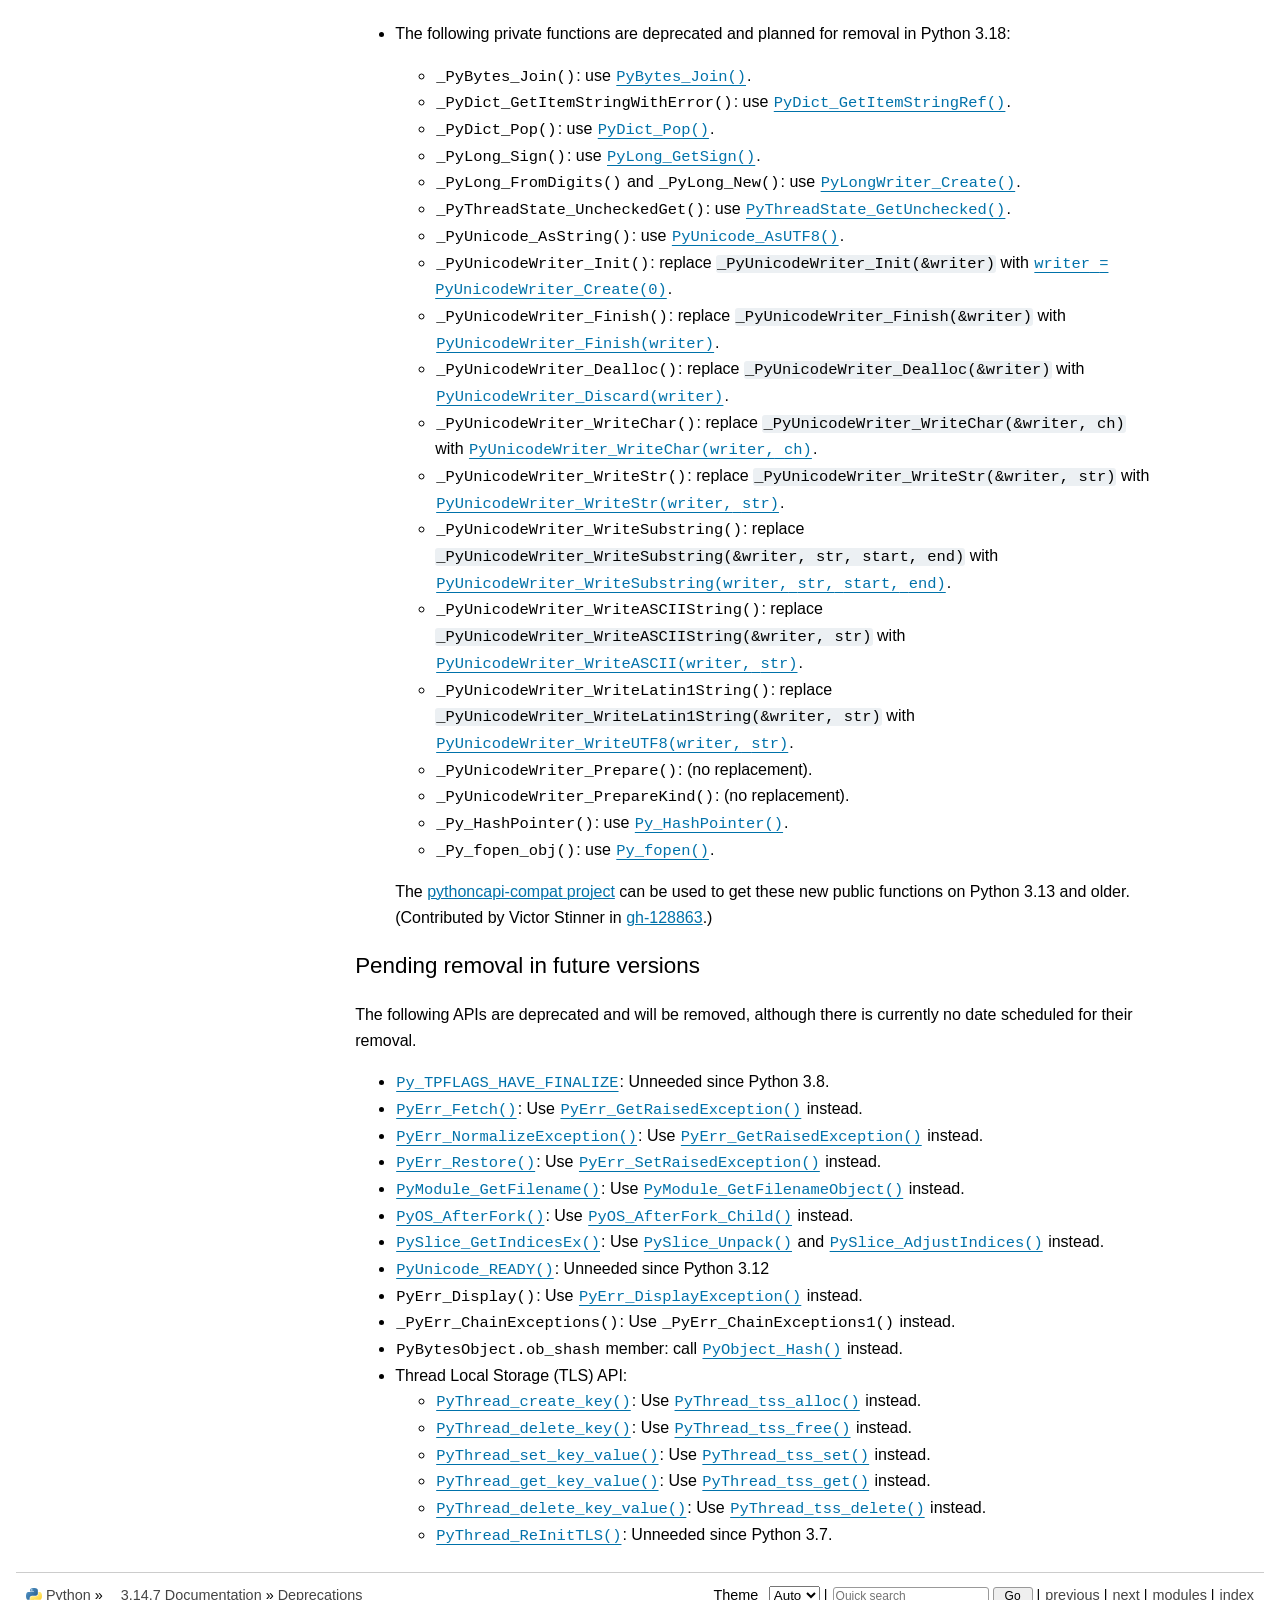
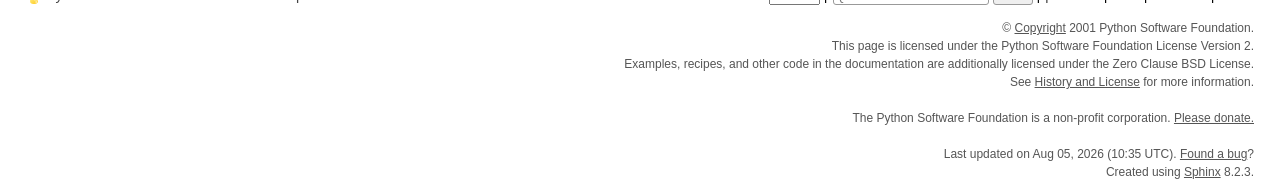
<file: ml/Python/pythoncore-3.14-64/Doc/html/deprecations/index.html>
<!DOCTYPE html>

<html lang="en" data-content_root="../">
  <head>
    <meta charset="utf-8" />
    <meta name="viewport" content="width=device-width, initial-scale=1.0" /><meta name="viewport" content="width=device-width, initial-scale=1" />
<meta property="og:title" content="Deprecations" />
<meta property="og:type" content="website" />
<meta property="og:url" content="https://docs.python.org/3/deprecations/index.html" />
<meta property="og:site_name" content="Python documentation" />
<meta property="og:description" content="Pending removal in Python 3.15: The import system:- Setting__cached__ on a module while failing to set__spec__.cached is deprecated. In Python 3.15,__cached__ will cease to be set or take into cons..." />
<meta property="og:image" content="_static/og-image.png" />
<meta property="og:image:alt" content="Python documentation" />
<meta name="description" content="Pending removal in Python 3.15: The import system:- Setting__cached__ on a module while failing to set__spec__.cached is deprecated. In Python 3.15,__cached__ will cease to be set or take into cons..." />
<meta name="theme-color" content="#3776ab">
<meta property="og:image:width" content="200">
<meta property="og:image:height" content="200">

    <title>Deprecations &#8212; Python 3.14.7 documentation</title><meta name="viewport" content="width=device-width, initial-scale=1.0">
    
    <link rel="stylesheet" type="text/css" href="../_static/pygments.css?v=b86133f3" />
    <link rel="stylesheet" type="text/css" href="../_static/classic.css?v=234b1a7c" />
    <link rel="stylesheet" type="text/css" href="../_static/pydoctheme.css?v=4365c8fe" />
    <link id="pygments_dark_css" media="(prefers-color-scheme: dark)" rel="stylesheet" type="text/css" href="../_static/pygments_dark.css?v=5349f25f" />
    
    <script src="../_static/documentation_options.js?v=2f7d2144"></script>
    <script src="../_static/doctools.js?v=9bcbadda"></script>
    <script src="../_static/sphinx_highlight.js?v=dc90522c"></script>
    
    <script src="../_static/sidebar.js"></script>
    
    <link rel="search" type="application/opensearchdescription+xml"
          title="Search within Python 3.14.7 documentation"
          href="../_static/opensearch.xml"/>
    <link rel="author" title="About these documents" href="../about.html" />
    <link rel="index" title="Index" href="../genindex.html" />
    <link rel="search" title="Search" href="../search.html" />
    <link rel="copyright" title="Copyright" href="../copyright.html" />
    <link rel="next" title="Glossary" href="../glossary.html" />
    <link rel="prev" title="“Why is Python Installed on my Computer?” FAQ" href="../faq/installed.html" />
    
      
      <link rel="canonical" href="https://docs.python.org/3/deprecations/index.html">
      
    

    
    <style>
      @media only screen {
        table.full-width-table {
            width: 100%;
        }
      }
    </style>
<link rel="stylesheet" href="../_static/pydoctheme_dark.css" media="(prefers-color-scheme: dark)" id="pydoctheme_dark_css">
    <link rel="shortcut icon" type="image/png" href="../_static/py.svg">
            <script type="text/javascript" src="../_static/copybutton.js"></script>
            <script type="text/javascript" src="../_static/menu.js"></script>
            <script type="text/javascript" src="../_static/search-focus.js"></script>
            <script type="text/javascript" src="../_static/themetoggle.js"></script> 
            <script type="text/javascript" src="../_static/rtd_switcher.js"></script>
            <meta name="readthedocs-addons-api-version" content="1">

  </head>
<body>
<div class="mobile-nav">
    <input type="checkbox" id="menuToggler" class="toggler__input" aria-controls="navigation"
           aria-pressed="false" aria-expanded="false" role="button" aria-label="Menu">
    <nav class="nav-content" role="navigation">
        <label for="menuToggler" class="toggler__label">
            <span></span>
        </label>
        <span class="nav-items-wrapper">
            <a href="https://www.python.org/" class="nav-logo">
                <img src="../_static/py.svg" alt="Python logo">
            </a>
            <span class="version_switcher_placeholder"></span>
            <form role="search" class="search" action="../search.html" method="get">
                <svg xmlns="http://www.w3.org/2000/svg" width="20" height="20" viewBox="0 0 24 24" class="search-icon">
                    <path fill-rule="nonzero" fill="currentColor" d="M15.5 14h-.79l-.28-.27a6.5 6.5 0 001.48-5.34c-.47-2.78-2.79-5-5.59-5.34a6.505 6.505 0 00-7.27 7.27c.34 2.8 2.56 5.12 5.34 5.59a6.5 6.5 0 005.34-1.48l.27.28v.79l4.25 4.25c.41.41 1.08.41 1.49 0 .41-.41.41-1.08 0-1.49L15.5 14zm-6 0C7.01 14 5 11.99 5 9.5S7.01 5 9.5 5 14 7.01 14 9.5 11.99 14 9.5 14z"></path>
                </svg>
                <input placeholder="Quick search" aria-label="Quick search" type="search" name="q">
                <input type="submit" value="Go">
            </form>
        </span>
    </nav>
    <div class="menu-wrapper">
        <nav class="menu" role="navigation" aria-label="main navigation">
            <div class="language_switcher_placeholder"></div>
            
<label class="theme-selector-label">
    Theme
    <select class="theme-selector" oninput="activateTheme(this.value)">
        <option value="auto" selected>Auto</option>
        <option value="light">Light</option>
        <option value="dark">Dark</option>
    </select>
</label>
  <div>
    <h3><a href="../contents.html">Table of Contents</a></h3>
    <ul>
<li><a class="reference internal" href="#">Deprecations</a><ul>
<li><a class="reference internal" href="#pending-removal-in-python-3-15">Pending removal in Python 3.15</a></li>
<li><a class="reference internal" href="#pending-removal-in-python-3-16">Pending removal in Python 3.16</a></li>
<li><a class="reference internal" href="#pending-removal-in-python-3-17">Pending removal in Python 3.17</a></li>
<li><a class="reference internal" href="#pending-removal-in-python-3-18">Pending removal in Python 3.18</a></li>
<li><a class="reference internal" href="#pending-removal-in-python-3-19">Pending removal in Python 3.19</a></li>
<li><a class="reference internal" href="#pending-removal-in-future-versions">Pending removal in future versions</a></li>
<li><a class="reference internal" href="#c-api-deprecations">C API deprecations</a><ul>
<li><a class="reference internal" href="#id1">Pending removal in Python 3.15</a></li>
<li><a class="reference internal" href="#id2">Pending removal in Python 3.18</a></li>
<li><a class="reference internal" href="#id3">Pending removal in future versions</a></li>
</ul>
</li>
</ul>
</li>
</ul>

  </div>
  <div>
    <h4>Previous topic</h4>
    <p class="topless"><a href="../faq/installed.html"
                          title="previous chapter">“Why is Python Installed on my Computer?” FAQ</a></p>
  </div>
  <div>
    <h4>Next topic</h4>
    <p class="topless"><a href="../glossary.html"
                          title="next chapter">Glossary</a></p>
  </div>
  <script>
    document.addEventListener('DOMContentLoaded', () => {
        const title = document.querySelector('meta[property="og:title"]').content;
        const elements = document.querySelectorAll('.improvepage');
        const pageurl = window.location.href.split('?')[0];
        elements.forEach(element => {
            const url = new URL(element.href.split('?')[0].replace("-nojs", ""));
            url.searchParams.set('pagetitle', title);
            url.searchParams.set('pageurl', pageurl);
            url.searchParams.set('pagesource', "deprecations/index.rst");
            element.href = url.toString();
        });
    });
  </script>
  <div role="note" aria-label="source link">
    <h3>This page</h3>
    <ul class="this-page-menu">
      <li><a href="../bugs.html">Report a bug</a></li>
      <li><a class="improvepage" href="../improve-page-nojs.html">Improve this page</a></li>
      <li>
        <a href="https://github.com/python/cpython/blob/main/Doc/deprecations/index.rst?plain=1"
            rel="nofollow">Show source
        </a>
      </li>
      
    </ul>
  </div>
        </nav>
    </div>
</div>

  
    <div class="related" role="navigation" aria-label="Related">
      <h3>Navigation</h3>
      <ul>
        <li class="right" style="margin-right: 10px">
          <a href="../genindex.html" title="General Index"
             accesskey="I">index</a></li>
        <li class="right" >
          <a href="../py-modindex.html" title="Python Module Index"
             >modules</a> |</li>
        <li class="right" >
          <a href="../glossary.html" title="Glossary"
             accesskey="N">next</a> |</li>
        <li class="right" >
          <a href="../faq/installed.html" title="“Why is Python Installed on my Computer?” FAQ"
             accesskey="P">previous</a> |</li>

          <li><img src="../_static/py.svg" alt="Python logo" style="vertical-align: middle; margin-top: -1px"></li>
          <li><a href="https://www.python.org/">Python</a> &#187;</li>
          <li class="switchers">
            <div class="language_switcher_placeholder"></div>
            <div class="version_switcher_placeholder"></div>
          </li>
          <li>
              
          </li>
    <li id="cpython-language-and-version">
      <a href="../index.html">3.14.7 Documentation</a> &#187;
    </li>

        <li class="nav-item nav-item-this"><a href="">Deprecations</a></li>
                <li class="right">
                    

    <div class="inline-search" role="search">
        <form class="inline-search" action="../search.html" method="get">
          <input placeholder="Quick search" aria-label="Quick search" type="search" name="q" id="search-box">
          <input type="submit" value="Go">
        </form>
    </div>
                     |
                </li>
            <li class="right">
<label class="theme-selector-label">
    Theme
    <select class="theme-selector" oninput="activateTheme(this.value)">
        <option value="auto" selected>Auto</option>
        <option value="light">Light</option>
        <option value="dark">Dark</option>
    </select>
</label> |</li>
            
      </ul>
    </div>    

    <div class="document">
      <div class="documentwrapper">
        <div class="bodywrapper">
          <div class="body" role="main">
            
  <section id="deprecations">
<h1>Deprecations<a class="headerlink" href="#deprecations" title="Link to this heading">¶</a></h1>
<section id="pending-removal-in-python-3-15">
<h2>Pending removal in Python 3.15<a class="headerlink" href="#pending-removal-in-python-3-15" title="Link to this heading">¶</a></h2>
<ul class="simple">
<li><p>The import system:</p>
<ul>
<li><p>Setting <a class="reference internal" href="../reference/datamodel.html#module.__cached__" title="module.__cached__"><code class="xref py py-attr docutils literal notranslate"><span class="pre">__cached__</span></code></a> on a module while
failing to set <a class="reference internal" href="../library/importlib.html#importlib.machinery.ModuleSpec.cached" title="importlib.machinery.ModuleSpec.cached"><code class="xref py py-attr docutils literal notranslate"><span class="pre">__spec__.cached</span></code></a>
is deprecated. In Python 3.15, <code class="xref py py-attr docutils literal notranslate"><span class="pre">__cached__</span></code> will cease to be set or
take into consideration by the import system or standard library. (<a class="reference external" href="https://github.com/python/cpython/issues/97879">gh-97879</a>)</p></li>
<li><p>Setting <a class="reference internal" href="../reference/datamodel.html#module.__package__" title="module.__package__"><code class="xref py py-attr docutils literal notranslate"><span class="pre">__package__</span></code></a> on a module while
failing to set <a class="reference internal" href="../library/importlib.html#importlib.machinery.ModuleSpec.parent" title="importlib.machinery.ModuleSpec.parent"><code class="xref py py-attr docutils literal notranslate"><span class="pre">__spec__.parent</span></code></a>
is deprecated. In Python 3.15, <code class="xref py py-attr docutils literal notranslate"><span class="pre">__package__</span></code> will cease to be set or
take into consideration by the import system or standard library. (<a class="reference external" href="https://github.com/python/cpython/issues/97879">gh-97879</a>)</p></li>
</ul>
</li>
<li><p><a class="reference internal" href="../library/ctypes.html#module-ctypes" title="ctypes: A foreign function library for Python."><code class="xref py py-mod docutils literal notranslate"><span class="pre">ctypes</span></code></a>:</p>
<ul>
<li><p>The undocumented <code class="xref py py-func docutils literal notranslate"><span class="pre">ctypes.SetPointerType()</span></code> function
has been deprecated since Python 3.13.</p></li>
</ul>
</li>
<li><p><a class="reference internal" href="../library/http.server.html#module-http.server" title="http.server: HTTP server and request handlers."><code class="xref py py-mod docutils literal notranslate"><span class="pre">http.server</span></code></a>:</p>
<ul>
<li><p>The obsolete and rarely used <a class="reference internal" href="../library/http.server.html#http.server.CGIHTTPRequestHandler" title="http.server.CGIHTTPRequestHandler"><code class="xref py py-class docutils literal notranslate"><span class="pre">CGIHTTPRequestHandler</span></code></a>
has been deprecated since Python 3.13.
No direct replacement exists.
<em>Anything</em> is better than CGI to interface
a web server with a request handler.</p></li>
<li><p>The <code class="xref std std-option docutils literal notranslate"><span class="pre">--cgi</span></code> flag to the <strong class="program">python -m http.server</strong>
command-line interface has been deprecated since Python 3.13.</p></li>
</ul>
</li>
<li><p><a class="reference internal" href="../library/importlib.html#module-importlib" title="importlib: The implementation of the import machinery."><code class="xref py py-mod docutils literal notranslate"><span class="pre">importlib</span></code></a>:</p>
<ul>
<li><p><code class="docutils literal notranslate"><span class="pre">load_module()</span></code> method: use <code class="docutils literal notranslate"><span class="pre">exec_module()</span></code> instead.</p></li>
</ul>
</li>
<li><p><a class="reference internal" href="../library/pathlib.html#module-pathlib" title="pathlib: Object-oriented filesystem paths"><code class="xref py py-mod docutils literal notranslate"><span class="pre">pathlib</span></code></a>:</p>
<ul>
<li><p><a class="reference internal" href="../library/pathlib.html#pathlib.PurePath.is_reserved" title="pathlib.PurePath.is_reserved"><code class="xref py py-meth docutils literal notranslate"><span class="pre">PurePath.is_reserved()</span></code></a>
has been deprecated since Python 3.13.
Use <a class="reference internal" href="../library/os.path.html#os.path.isreserved" title="os.path.isreserved"><code class="xref py py-func docutils literal notranslate"><span class="pre">os.path.isreserved()</span></code></a> to detect reserved paths on Windows.</p></li>
</ul>
</li>
<li><p><a class="reference internal" href="../library/platform.html#module-platform" title="platform: Retrieves as much platform identifying data as possible."><code class="xref py py-mod docutils literal notranslate"><span class="pre">platform</span></code></a>:</p>
<ul>
<li><p><a class="reference internal" href="../library/platform.html#platform.java_ver" title="platform.java_ver"><code class="xref py py-func docutils literal notranslate"><span class="pre">java_ver()</span></code></a> has been deprecated since Python 3.13.
This function is only useful for Jython support, has a confusing API,
and is largely untested.</p></li>
</ul>
</li>
<li><p><a class="reference internal" href="../library/sysconfig.html#module-sysconfig" title="sysconfig: Python's configuration information"><code class="xref py py-mod docutils literal notranslate"><span class="pre">sysconfig</span></code></a>:</p>
<ul>
<li><p>The <em>check_home</em> argument of <a class="reference internal" href="../library/sysconfig.html#sysconfig.is_python_build" title="sysconfig.is_python_build"><code class="xref py py-func docutils literal notranslate"><span class="pre">sysconfig.is_python_build()</span></code></a> has been
deprecated since Python 3.12.</p></li>
</ul>
</li>
<li><p><a class="reference internal" href="../library/threading.html#module-threading" title="threading: Thread-based parallelism."><code class="xref py py-mod docutils literal notranslate"><span class="pre">threading</span></code></a>:</p>
<ul>
<li><p><a class="reference internal" href="../library/threading.html#threading.RLock" title="threading.RLock"><code class="xref py py-func docutils literal notranslate"><span class="pre">RLock()</span></code></a> will take no arguments in Python 3.15.
Passing any arguments has been deprecated since Python 3.14,
as the Python version does not permit any arguments,
but the C version allows any number of positional or keyword arguments,
ignoring every argument.</p></li>
</ul>
</li>
<li><p><a class="reference internal" href="../library/types.html#module-types" title="types: Names for built-in types."><code class="xref py py-mod docutils literal notranslate"><span class="pre">types</span></code></a>:</p>
<ul>
<li><p><a class="reference internal" href="../library/types.html#types.CodeType" title="types.CodeType"><code class="xref py py-class docutils literal notranslate"><span class="pre">types.CodeType</span></code></a>: Accessing <a class="reference internal" href="../reference/datamodel.html#codeobject.co_lnotab" title="codeobject.co_lnotab"><code class="xref py py-attr docutils literal notranslate"><span class="pre">co_lnotab</span></code></a> was
deprecated in <span class="target" id="index-0"></span><a class="pep reference external" href="https://peps.python.org/pep-0626/"><strong>PEP 626</strong></a>
since 3.10 and was planned to be removed in 3.12,
but it only got a proper <a class="reference internal" href="../library/exceptions.html#DeprecationWarning" title="DeprecationWarning"><code class="xref py py-exc docutils literal notranslate"><span class="pre">DeprecationWarning</span></code></a> in 3.12.
May be removed in 3.15.
(Contributed by Nikita Sobolev in <a class="reference external" href="https://github.com/python/cpython/issues/101866">gh-101866</a>.)</p></li>
</ul>
</li>
<li><p><a class="reference internal" href="../library/typing.html#module-typing" title="typing: Support for type hints (see :pep:`484`)."><code class="xref py py-mod docutils literal notranslate"><span class="pre">typing</span></code></a>:</p>
<ul>
<li><p>The undocumented keyword argument syntax for creating
<a class="reference internal" href="../library/typing.html#typing.NamedTuple" title="typing.NamedTuple"><code class="xref py py-class docutils literal notranslate"><span class="pre">NamedTuple</span></code></a> classes
(for example, <code class="docutils literal notranslate"><span class="pre">Point</span> <span class="pre">=</span> <span class="pre">NamedTuple(&quot;Point&quot;,</span> <span class="pre">x=int,</span> <span class="pre">y=int)</span></code>)
has been deprecated since Python 3.13.
Use the class-based syntax or the functional syntax instead.</p></li>
<li><p>When using the functional syntax of <a class="reference internal" href="../library/typing.html#typing.TypedDict" title="typing.TypedDict"><code class="xref py py-class docutils literal notranslate"><span class="pre">TypedDict</span></code></a>s, failing
to pass a value to the <em>fields</em> parameter (<code class="docutils literal notranslate"><span class="pre">TD</span> <span class="pre">=</span> <span class="pre">TypedDict(&quot;TD&quot;)</span></code>) or
passing <code class="docutils literal notranslate"><span class="pre">None</span></code> (<code class="docutils literal notranslate"><span class="pre">TD</span> <span class="pre">=</span> <span class="pre">TypedDict(&quot;TD&quot;,</span> <span class="pre">None)</span></code>) has been deprecated
since Python 3.13.
Use <code class="docutils literal notranslate"><span class="pre">class</span> <span class="pre">TD(TypedDict):</span> <span class="pre">pass</span></code> or <code class="docutils literal notranslate"><span class="pre">TD</span> <span class="pre">=</span> <span class="pre">TypedDict(&quot;TD&quot;,</span> <span class="pre">{})</span></code>
to create a TypedDict with zero field.</p></li>
<li><p>The <a class="reference internal" href="../library/typing.html#typing.no_type_check_decorator" title="typing.no_type_check_decorator"><code class="xref py py-deco docutils literal notranslate"><span class="pre">&#64;typing.no_type_check_decorator</span></code></a> decorator function
has been deprecated since Python 3.13.
After eight years in the <a class="reference internal" href="../library/typing.html#module-typing" title="typing: Support for type hints (see :pep:`484`)."><code class="xref py py-mod docutils literal notranslate"><span class="pre">typing</span></code></a> module,
it has yet to be supported by any major type checker.</p></li>
</ul>
</li>
<li><p><a class="reference internal" href="../library/wave.html#module-wave" title="wave: Provide an interface to the WAV sound format."><code class="xref py py-mod docutils literal notranslate"><span class="pre">wave</span></code></a>:</p>
<ul>
<li><p>The <a class="reference internal" href="../library/wave.html#wave.Wave_read.getmark" title="wave.Wave_read.getmark"><code class="xref py py-meth docutils literal notranslate"><span class="pre">getmark()</span></code></a>, <code class="xref py py-meth docutils literal notranslate"><span class="pre">setmark()</span></code>,
and <a class="reference internal" href="../library/wave.html#wave.Wave_read.getmarkers" title="wave.Wave_read.getmarkers"><code class="xref py py-meth docutils literal notranslate"><span class="pre">getmarkers()</span></code></a> methods of
the <a class="reference internal" href="../library/wave.html#wave.Wave_read" title="wave.Wave_read"><code class="xref py py-class docutils literal notranslate"><span class="pre">Wave_read</span></code></a> and <a class="reference internal" href="../library/wave.html#wave.Wave_write" title="wave.Wave_write"><code class="xref py py-class docutils literal notranslate"><span class="pre">Wave_write</span></code></a> classes
have been deprecated since Python 3.13.</p></li>
</ul>
</li>
<li><p><a class="reference internal" href="../library/zipimport.html#module-zipimport" title="zipimport: Support for importing Python modules from ZIP archives."><code class="xref py py-mod docutils literal notranslate"><span class="pre">zipimport</span></code></a>:</p>
<ul>
<li><p><a class="reference internal" href="../library/zipimport.html#zipimport.zipimporter.load_module" title="zipimport.zipimporter.load_module"><code class="xref py py-meth docutils literal notranslate"><span class="pre">load_module()</span></code></a> has been deprecated since
Python 3.10. Use <a class="reference internal" href="../library/zipimport.html#zipimport.zipimporter.exec_module" title="zipimport.zipimporter.exec_module"><code class="xref py py-meth docutils literal notranslate"><span class="pre">exec_module()</span></code></a> instead.
(Contributed by Jiahao Li in <a class="reference external" href="https://github.com/python/cpython/issues/125746">gh-125746</a>.)</p></li>
</ul>
</li>
</ul>
</section>
<section id="pending-removal-in-python-3-16">
<h2>Pending removal in Python 3.16<a class="headerlink" href="#pending-removal-in-python-3-16" title="Link to this heading">¶</a></h2>
<ul>
<li><p>The import system:</p>
<ul class="simple">
<li><p>Setting <a class="reference internal" href="../reference/datamodel.html#module.__loader__" title="module.__loader__"><code class="xref py py-attr docutils literal notranslate"><span class="pre">__loader__</span></code></a> on a module while
failing to set <a class="reference internal" href="../library/importlib.html#importlib.machinery.ModuleSpec.loader" title="importlib.machinery.ModuleSpec.loader"><code class="xref py py-attr docutils literal notranslate"><span class="pre">__spec__.loader</span></code></a>
is deprecated. In Python 3.16, <code class="xref py py-attr docutils literal notranslate"><span class="pre">__loader__</span></code> will cease to be set or
taken into consideration by the import system or the standard library.</p></li>
</ul>
</li>
<li><p><a class="reference internal" href="../library/array.html#module-array" title="array: Space efficient arrays of uniformly typed numeric values."><code class="xref py py-mod docutils literal notranslate"><span class="pre">array</span></code></a>:</p>
<ul class="simple">
<li><p>The <code class="docutils literal notranslate"><span class="pre">'u'</span></code> format code (<code class="xref c c-type docutils literal notranslate"><span class="pre">wchar_t</span></code>)
has been deprecated in documentation since Python 3.3
and at runtime since Python 3.13.
Use the <code class="docutils literal notranslate"><span class="pre">'w'</span></code> format code (<a class="reference internal" href="../c-api/unicode.html#c.Py_UCS4" title="Py_UCS4"><code class="xref c c-type docutils literal notranslate"><span class="pre">Py_UCS4</span></code></a>)
for Unicode characters instead.</p></li>
</ul>
</li>
<li><p><a class="reference internal" href="../library/asyncio.html#module-asyncio" title="asyncio: Asynchronous I/O."><code class="xref py py-mod docutils literal notranslate"><span class="pre">asyncio</span></code></a>:</p>
<ul>
<li><p><code class="xref py py-func docutils literal notranslate"><span class="pre">asyncio.iscoroutinefunction()</span></code> is deprecated
and will be removed in Python 3.16;
use <a class="reference internal" href="../library/inspect.html#inspect.iscoroutinefunction" title="inspect.iscoroutinefunction"><code class="xref py py-func docutils literal notranslate"><span class="pre">inspect.iscoroutinefunction()</span></code></a> instead.
(Contributed by Jiahao Li and Kumar Aditya in <a class="reference external" href="https://github.com/python/cpython/issues/122875">gh-122875</a>.)</p></li>
<li><p><a class="reference internal" href="../library/asyncio.html#module-asyncio" title="asyncio: Asynchronous I/O."><code class="xref py py-mod docutils literal notranslate"><span class="pre">asyncio</span></code></a> policy system is deprecated and will be removed in Python 3.16.
In particular, the following classes and functions are deprecated:</p>
<ul class="simple">
<li><p><a class="reference internal" href="../library/asyncio-policy.html#asyncio.AbstractEventLoopPolicy" title="asyncio.AbstractEventLoopPolicy"><code class="xref py py-class docutils literal notranslate"><span class="pre">asyncio.AbstractEventLoopPolicy</span></code></a></p></li>
<li><p><a class="reference internal" href="../library/asyncio-policy.html#asyncio.DefaultEventLoopPolicy" title="asyncio.DefaultEventLoopPolicy"><code class="xref py py-class docutils literal notranslate"><span class="pre">asyncio.DefaultEventLoopPolicy</span></code></a></p></li>
<li><p><a class="reference internal" href="../library/asyncio-policy.html#asyncio.WindowsSelectorEventLoopPolicy" title="asyncio.WindowsSelectorEventLoopPolicy"><code class="xref py py-class docutils literal notranslate"><span class="pre">asyncio.WindowsSelectorEventLoopPolicy</span></code></a></p></li>
<li><p><a class="reference internal" href="../library/asyncio-policy.html#asyncio.WindowsProactorEventLoopPolicy" title="asyncio.WindowsProactorEventLoopPolicy"><code class="xref py py-class docutils literal notranslate"><span class="pre">asyncio.WindowsProactorEventLoopPolicy</span></code></a></p></li>
<li><p><a class="reference internal" href="../library/asyncio-policy.html#asyncio.get_event_loop_policy" title="asyncio.get_event_loop_policy"><code class="xref py py-func docutils literal notranslate"><span class="pre">asyncio.get_event_loop_policy()</span></code></a></p></li>
<li><p><a class="reference internal" href="../library/asyncio-policy.html#asyncio.set_event_loop_policy" title="asyncio.set_event_loop_policy"><code class="xref py py-func docutils literal notranslate"><span class="pre">asyncio.set_event_loop_policy()</span></code></a></p></li>
</ul>
<p>Users should use <a class="reference internal" href="../library/asyncio-runner.html#asyncio.run" title="asyncio.run"><code class="xref py py-func docutils literal notranslate"><span class="pre">asyncio.run()</span></code></a> or <a class="reference internal" href="../library/asyncio-runner.html#asyncio.Runner" title="asyncio.Runner"><code class="xref py py-class docutils literal notranslate"><span class="pre">asyncio.Runner</span></code></a> with
<em>loop_factory</em> to use the desired event loop implementation.</p>
<p>For example, to use <a class="reference internal" href="../library/asyncio-eventloop.html#asyncio.SelectorEventLoop" title="asyncio.SelectorEventLoop"><code class="xref py py-class docutils literal notranslate"><span class="pre">asyncio.SelectorEventLoop</span></code></a> on Windows:</p>
<div class="highlight-python3 notranslate"><div class="highlight"><pre><span></span><span class="kn">import</span><span class="w"> </span><span class="nn">asyncio</span>

<span class="k">async</span> <span class="k">def</span><span class="w"> </span><span class="nf">main</span><span class="p">():</span>
    <span class="o">...</span>

<span class="n">asyncio</span><span class="o">.</span><span class="n">run</span><span class="p">(</span><span class="n">main</span><span class="p">(),</span> <span class="n">loop_factory</span><span class="o">=</span><span class="n">asyncio</span><span class="o">.</span><span class="n">SelectorEventLoop</span><span class="p">)</span>
</pre></div>
</div>
<p>(Contributed by Kumar Aditya in <a class="reference external" href="https://github.com/python/cpython/issues/127949">gh-127949</a>.)</p>
</li>
</ul>
</li>
<li><p><a class="reference internal" href="../library/builtins.html#module-builtins" title="builtins: The module that provides the built-in namespace."><code class="xref py py-mod docutils literal notranslate"><span class="pre">builtins</span></code></a>:</p>
<ul class="simple">
<li><p>Bitwise inversion on boolean types, <code class="docutils literal notranslate"><span class="pre">~True</span></code> or <code class="docutils literal notranslate"><span class="pre">~False</span></code>
has been deprecated since Python 3.12,
as it produces surprising and unintuitive results (<code class="docutils literal notranslate"><span class="pre">-2</span></code> and <code class="docutils literal notranslate"><span class="pre">-1</span></code>).
Use <code class="docutils literal notranslate"><span class="pre">not</span> <span class="pre">x</span></code> instead for the logical negation of a Boolean.
In the rare case that you need the bitwise inversion of
the underlying integer, convert to <code class="docutils literal notranslate"><span class="pre">int</span></code> explicitly (<code class="docutils literal notranslate"><span class="pre">~int(x)</span></code>).</p></li>
</ul>
</li>
<li><p><a class="reference internal" href="../library/functools.html#module-functools" title="functools: Higher-order functions and operations on callable objects."><code class="xref py py-mod docutils literal notranslate"><span class="pre">functools</span></code></a>:</p>
<ul class="simple">
<li><p>Calling the Python implementation of <a class="reference internal" href="../library/functools.html#functools.reduce" title="functools.reduce"><code class="xref py py-func docutils literal notranslate"><span class="pre">functools.reduce()</span></code></a> with <em>function</em>
or <em>sequence</em> as keyword arguments has been deprecated since Python 3.14.</p></li>
</ul>
</li>
<li><p><a class="reference internal" href="../library/logging.html#module-logging" title="logging: Flexible event logging system for applications."><code class="xref py py-mod docutils literal notranslate"><span class="pre">logging</span></code></a>:</p>
<p>Support for custom logging handlers with the <em>strm</em> argument is deprecated
and scheduled for removal in Python 3.16. Define handlers with the <em>stream</em>
argument instead. (Contributed by Mariusz Felisiak in <a class="reference external" href="https://github.com/python/cpython/issues/115032">gh-115032</a>.)</p>
</li>
<li><p><a class="reference internal" href="../library/mimetypes.html#module-mimetypes" title="mimetypes: Mapping of filename extensions to MIME types."><code class="xref py py-mod docutils literal notranslate"><span class="pre">mimetypes</span></code></a>:</p>
<ul class="simple">
<li><p>Valid extensions start with a ‘.’ or are empty for
<a class="reference internal" href="../library/mimetypes.html#mimetypes.MimeTypes.add_type" title="mimetypes.MimeTypes.add_type"><code class="xref py py-meth docutils literal notranslate"><span class="pre">mimetypes.MimeTypes.add_type()</span></code></a>.
Undotted extensions are deprecated and will
raise a <a class="reference internal" href="../library/exceptions.html#ValueError" title="ValueError"><code class="xref py py-exc docutils literal notranslate"><span class="pre">ValueError</span></code></a> in Python 3.16.
(Contributed by Hugo van Kemenade in <a class="reference external" href="https://github.com/python/cpython/issues/75223">gh-75223</a>.)</p></li>
</ul>
</li>
<li><p><a class="reference internal" href="../library/shutil.html#module-shutil" title="shutil: High-level file operations, including copying."><code class="xref py py-mod docutils literal notranslate"><span class="pre">shutil</span></code></a>:</p>
<ul class="simple">
<li><p>The <code class="xref py py-class docutils literal notranslate"><span class="pre">ExecError</span></code> exception
has been deprecated since Python 3.14.
It has not been used by any function in <code class="xref py py-mod docutils literal notranslate"><span class="pre">shutil</span></code> since Python 3.4,
and is now an alias of <a class="reference internal" href="../library/exceptions.html#RuntimeError" title="RuntimeError"><code class="xref py py-exc docutils literal notranslate"><span class="pre">RuntimeError</span></code></a>.</p></li>
</ul>
</li>
<li><p><a class="reference internal" href="../library/symtable.html#module-symtable" title="symtable: Interface to the compiler's internal symbol tables."><code class="xref py py-mod docutils literal notranslate"><span class="pre">symtable</span></code></a>:</p>
<ul class="simple">
<li><p>The <a class="reference internal" href="../library/symtable.html#symtable.Class.get_methods" title="symtable.Class.get_methods"><code class="xref py py-meth docutils literal notranslate"><span class="pre">Class.get_methods</span></code></a> method
has been deprecated since Python 3.14.</p></li>
</ul>
</li>
<li><p><a class="reference internal" href="../library/sys.html#module-sys" title="sys: Access system-specific parameters and functions."><code class="xref py py-mod docutils literal notranslate"><span class="pre">sys</span></code></a>:</p>
<ul class="simple">
<li><p>The <a class="reference internal" href="../library/sys.html#sys._enablelegacywindowsfsencoding" title="sys._enablelegacywindowsfsencoding"><code class="xref py py-func docutils literal notranslate"><span class="pre">_enablelegacywindowsfsencoding()</span></code></a> function
has been deprecated since Python 3.13.
Use the <span class="target" id="index-1"></span><a class="reference internal" href="../using/cmdline.html#envvar-PYTHONLEGACYWINDOWSFSENCODING"><code class="xref std std-envvar docutils literal notranslate"><span class="pre">PYTHONLEGACYWINDOWSFSENCODING</span></code></a> environment variable instead.</p></li>
</ul>
</li>
<li><p><a class="reference internal" href="../library/sysconfig.html#module-sysconfig" title="sysconfig: Python's configuration information"><code class="xref py py-mod docutils literal notranslate"><span class="pre">sysconfig</span></code></a>:</p>
<ul class="simple">
<li><p>The <code class="xref py py-func docutils literal notranslate"><span class="pre">sysconfig.expand_makefile_vars()</span></code> function
has been deprecated since Python 3.14.
Use the <code class="docutils literal notranslate"><span class="pre">vars</span></code> argument of <a class="reference internal" href="../library/sysconfig.html#sysconfig.get_paths" title="sysconfig.get_paths"><code class="xref py py-func docutils literal notranslate"><span class="pre">sysconfig.get_paths()</span></code></a> instead.</p></li>
</ul>
</li>
<li><p><a class="reference internal" href="../library/tarfile.html#module-tarfile" title="tarfile: Read and write tar-format archive files."><code class="xref py py-mod docutils literal notranslate"><span class="pre">tarfile</span></code></a>:</p>
<ul class="simple">
<li><p>The undocumented and unused <code class="xref py py-attr docutils literal notranslate"><span class="pre">TarFile.tarfile</span></code> attribute
has been deprecated since Python 3.13.</p></li>
</ul>
</li>
</ul>
</section>
<section id="pending-removal-in-python-3-17">
<h2>Pending removal in Python 3.17<a class="headerlink" href="#pending-removal-in-python-3-17" title="Link to this heading">¶</a></h2>
<ul>
<li><p><a class="reference internal" href="../library/collections.abc.html#module-collections.abc" title="collections.abc: Abstract base classes for containers"><code class="xref py py-mod docutils literal notranslate"><span class="pre">collections.abc</span></code></a>:</p>
<ul>
<li><p><a class="reference internal" href="../library/collections.abc.html#collections.abc.ByteString" title="collections.abc.ByteString"><code class="xref py py-class docutils literal notranslate"><span class="pre">collections.abc.ByteString</span></code></a> is scheduled for removal in Python 3.17.</p>
<p>Use <code class="docutils literal notranslate"><span class="pre">isinstance(obj,</span> <span class="pre">collections.abc.Buffer)</span></code> to test if <code class="docutils literal notranslate"><span class="pre">obj</span></code>
implements the <a class="reference internal" href="../c-api/buffer.html#bufferobjects"><span class="std std-ref">buffer protocol</span></a> at runtime. For use
in type annotations, either use <a class="reference internal" href="../library/collections.abc.html#collections.abc.Buffer" title="collections.abc.Buffer"><code class="xref py py-class docutils literal notranslate"><span class="pre">Buffer</span></code></a> or a union
that explicitly specifies the types your code supports (e.g.,
<code class="docutils literal notranslate"><span class="pre">bytes</span> <span class="pre">|</span> <span class="pre">bytearray</span> <span class="pre">|</span> <span class="pre">memoryview</span></code>).</p>
<p><code class="xref py py-class docutils literal notranslate"><span class="pre">ByteString</span></code> was originally intended to be an abstract class that
would serve as a supertype of both <a class="reference internal" href="../library/stdtypes.html#bytes" title="bytes"><code class="xref py py-class docutils literal notranslate"><span class="pre">bytes</span></code></a> and <a class="reference internal" href="../library/stdtypes.html#bytearray" title="bytearray"><code class="xref py py-class docutils literal notranslate"><span class="pre">bytearray</span></code></a>.
However, since the ABC never had any methods, knowing that an object was an
instance of <code class="xref py py-class docutils literal notranslate"><span class="pre">ByteString</span></code> never actually told you anything useful
about the object. Other common buffer types such as <a class="reference internal" href="../library/stdtypes.html#memoryview" title="memoryview"><code class="xref py py-class docutils literal notranslate"><span class="pre">memoryview</span></code></a>
were also never understood as subtypes of <code class="xref py py-class docutils literal notranslate"><span class="pre">ByteString</span></code> (either at
runtime or by static type checkers).</p>
<p>See <span class="target" id="index-2"></span><a class="pep reference external" href="https://peps.python.org/pep-0688/#current-options"><strong>PEP 688</strong></a> for more details.
(Contributed by Shantanu Jain in <a class="reference external" href="https://github.com/python/cpython/issues/91896">gh-91896</a>.)</p>
</li>
</ul>
</li>
<li><p><a class="reference internal" href="../library/typing.html#module-typing" title="typing: Support for type hints (see :pep:`484`)."><code class="xref py py-mod docutils literal notranslate"><span class="pre">typing</span></code></a>:</p>
<ul>
<li><p>Before Python 3.14, old-style unions were implemented using the private class
<code class="docutils literal notranslate"><span class="pre">typing._UnionGenericAlias</span></code>. This class is no longer needed for the implementation,
but it has been retained for backward compatibility, with removal scheduled for Python
3.17. Users should use documented introspection helpers like <a class="reference internal" href="../library/typing.html#typing.get_origin" title="typing.get_origin"><code class="xref py py-func docutils literal notranslate"><span class="pre">typing.get_origin()</span></code></a>
and <a class="reference internal" href="../library/typing.html#typing.get_args" title="typing.get_args"><code class="xref py py-func docutils literal notranslate"><span class="pre">typing.get_args()</span></code></a> instead of relying on private implementation details.</p></li>
<li><p><a class="reference internal" href="../library/typing.html#typing.ByteString" title="typing.ByteString"><code class="xref py py-class docutils literal notranslate"><span class="pre">typing.ByteString</span></code></a>, deprecated since Python 3.9, is scheduled for removal in
Python 3.17.</p>
<p>Use <code class="docutils literal notranslate"><span class="pre">isinstance(obj,</span> <span class="pre">collections.abc.Buffer)</span></code> to test if <code class="docutils literal notranslate"><span class="pre">obj</span></code>
implements the <a class="reference internal" href="../c-api/buffer.html#bufferobjects"><span class="std std-ref">buffer protocol</span></a> at runtime. For use
in type annotations, either use <a class="reference internal" href="../library/collections.abc.html#collections.abc.Buffer" title="collections.abc.Buffer"><code class="xref py py-class docutils literal notranslate"><span class="pre">Buffer</span></code></a> or a union
that explicitly specifies the types your code supports (e.g.,
<code class="docutils literal notranslate"><span class="pre">bytes</span> <span class="pre">|</span> <span class="pre">bytearray</span> <span class="pre">|</span> <span class="pre">memoryview</span></code>).</p>
<p><code class="xref py py-class docutils literal notranslate"><span class="pre">ByteString</span></code> was originally intended to be an abstract class that
would serve as a supertype of both <a class="reference internal" href="../library/stdtypes.html#bytes" title="bytes"><code class="xref py py-class docutils literal notranslate"><span class="pre">bytes</span></code></a> and <a class="reference internal" href="../library/stdtypes.html#bytearray" title="bytearray"><code class="xref py py-class docutils literal notranslate"><span class="pre">bytearray</span></code></a>.
However, since the ABC never had any methods, knowing that an object was an
instance of <code class="xref py py-class docutils literal notranslate"><span class="pre">ByteString</span></code> never actually told you anything useful
about the object. Other common buffer types such as <a class="reference internal" href="../library/stdtypes.html#memoryview" title="memoryview"><code class="xref py py-class docutils literal notranslate"><span class="pre">memoryview</span></code></a>
were also never understood as subtypes of <code class="xref py py-class docutils literal notranslate"><span class="pre">ByteString</span></code> (either at
runtime or by static type checkers).</p>
<p>See <span class="target" id="index-3"></span><a class="pep reference external" href="https://peps.python.org/pep-0688/#current-options"><strong>PEP 688</strong></a> for more details.
(Contributed by Shantanu Jain in <a class="reference external" href="https://github.com/python/cpython/issues/91896">gh-91896</a>.)</p>
</li>
</ul>
</li>
</ul>
</section>
<section id="pending-removal-in-python-3-18">
<h2>Pending removal in Python 3.18<a class="headerlink" href="#pending-removal-in-python-3-18" title="Link to this heading">¶</a></h2>
<ul class="simple">
<li><p><a class="reference internal" href="../library/decimal.html#module-decimal" title="decimal: Implementation of the General Decimal Arithmetic Specification."><code class="xref py py-mod docutils literal notranslate"><span class="pre">decimal</span></code></a>:</p>
<ul>
<li><p>The non-standard and undocumented <a class="reference internal" href="../library/decimal.html#decimal.Decimal" title="decimal.Decimal"><code class="xref py py-class docutils literal notranslate"><span class="pre">Decimal</span></code></a> format
specifier <code class="docutils literal notranslate"><span class="pre">'N'</span></code>, which is only supported in the <code class="xref py py-mod docutils literal notranslate"><span class="pre">decimal</span></code> module’s
C implementation, has been deprecated since Python 3.13.
(Contributed by Serhiy Storchaka in <a class="reference external" href="https://github.com/python/cpython/issues/89902">gh-89902</a>.)</p></li>
</ul>
</li>
</ul>
</section>
<section id="pending-removal-in-python-3-19">
<h2>Pending removal in Python 3.19<a class="headerlink" href="#pending-removal-in-python-3-19" title="Link to this heading">¶</a></h2>
<ul class="simple">
<li><p><a class="reference internal" href="../library/ctypes.html#module-ctypes" title="ctypes: A foreign function library for Python."><code class="xref py py-mod docutils literal notranslate"><span class="pre">ctypes</span></code></a>:</p>
<ul>
<li><p>Implicitly switching to the MSVC-compatible struct layout by setting
<a class="reference internal" href="../library/ctypes.html#ctypes.Structure._pack_" title="ctypes.Structure._pack_"><code class="xref py py-attr docutils literal notranslate"><span class="pre">_pack_</span></code></a> but not <a class="reference internal" href="../library/ctypes.html#ctypes.Structure._layout_" title="ctypes.Structure._layout_"><code class="xref py py-attr docutils literal notranslate"><span class="pre">_layout_</span></code></a>
on non-Windows platforms.</p></li>
</ul>
</li>
</ul>
</section>
<section id="pending-removal-in-future-versions">
<h2>Pending removal in future versions<a class="headerlink" href="#pending-removal-in-future-versions" title="Link to this heading">¶</a></h2>
<p>The following APIs will be removed in the future,
although there is currently no date scheduled for their removal.</p>
<ul class="simple">
<li><p><a class="reference internal" href="../library/argparse.html#module-argparse" title="argparse: Command-line option and argument parsing library."><code class="xref py py-mod docutils literal notranslate"><span class="pre">argparse</span></code></a>:</p>
<ul>
<li><p>Nesting argument groups and nesting mutually exclusive
groups are deprecated.</p></li>
<li><p>Passing the undocumented keyword argument <em>prefix_chars</em> to
<a class="reference internal" href="../library/argparse.html#argparse.ArgumentParser.add_argument_group" title="argparse.ArgumentParser.add_argument_group"><code class="xref py py-meth docutils literal notranslate"><span class="pre">add_argument_group()</span></code></a> is now
deprecated.</p></li>
<li><p>The <a class="reference internal" href="../library/argparse.html#argparse.FileType" title="argparse.FileType"><code class="xref py py-class docutils literal notranslate"><span class="pre">argparse.FileType</span></code></a> type converter is deprecated.</p></li>
</ul>
</li>
<li><p><a class="reference internal" href="../library/builtins.html#module-builtins" title="builtins: The module that provides the built-in namespace."><code class="xref py py-mod docutils literal notranslate"><span class="pre">builtins</span></code></a>:</p>
<ul>
<li><p>Generators: <code class="docutils literal notranslate"><span class="pre">throw(type,</span> <span class="pre">exc,</span> <span class="pre">tb)</span></code> and <code class="docutils literal notranslate"><span class="pre">athrow(type,</span> <span class="pre">exc,</span> <span class="pre">tb)</span></code>
signature is deprecated: use <code class="docutils literal notranslate"><span class="pre">throw(exc)</span></code> and <code class="docutils literal notranslate"><span class="pre">athrow(exc)</span></code> instead,
the single argument signature.</p></li>
<li><p>Currently Python accepts numeric literals immediately followed by keywords,
for example <code class="docutils literal notranslate"><span class="pre">0in</span> <span class="pre">x</span></code>, <code class="docutils literal notranslate"><span class="pre">1or</span> <span class="pre">x</span></code>, <code class="docutils literal notranslate"><span class="pre">0if</span> <span class="pre">1else</span> <span class="pre">2</span></code>.  It allows confusing and
ambiguous expressions like <code class="docutils literal notranslate"><span class="pre">[0x1for</span> <span class="pre">x</span> <span class="pre">in</span> <span class="pre">y]</span></code> (which can be interpreted as
<code class="docutils literal notranslate"><span class="pre">[0x1</span> <span class="pre">for</span> <span class="pre">x</span> <span class="pre">in</span> <span class="pre">y]</span></code> or <code class="docutils literal notranslate"><span class="pre">[0x1f</span> <span class="pre">or</span> <span class="pre">x</span> <span class="pre">in</span> <span class="pre">y]</span></code>).  A syntax warning is raised
if the numeric literal is immediately followed by one of keywords
<a class="reference internal" href="../reference/expressions.html#and"><code class="xref std std-keyword docutils literal notranslate"><span class="pre">and</span></code></a>, <a class="reference internal" href="../reference/compound_stmts.html#else"><code class="xref std std-keyword docutils literal notranslate"><span class="pre">else</span></code></a>, <a class="reference internal" href="../reference/compound_stmts.html#for"><code class="xref std std-keyword docutils literal notranslate"><span class="pre">for</span></code></a>, <a class="reference internal" href="../reference/compound_stmts.html#if"><code class="xref std std-keyword docutils literal notranslate"><span class="pre">if</span></code></a>,
<a class="reference internal" href="../reference/expressions.html#in"><code class="xref std std-keyword docutils literal notranslate"><span class="pre">in</span></code></a>, <a class="reference internal" href="../reference/expressions.html#is"><code class="xref std std-keyword docutils literal notranslate"><span class="pre">is</span></code></a> and <a class="reference internal" href="../reference/expressions.html#or"><code class="xref std std-keyword docutils literal notranslate"><span class="pre">or</span></code></a>.  In a future release it
will be changed to a syntax error. (<a class="reference external" href="https://github.com/python/cpython/issues/87999">gh-87999</a>)</p></li>
<li><p>Support for <code class="docutils literal notranslate"><span class="pre">__index__()</span></code> and <code class="docutils literal notranslate"><span class="pre">__int__()</span></code> method returning non-int type:
these methods will be required to return an instance of a strict subclass of
<a class="reference internal" href="../library/functions.html#int" title="int"><code class="xref py py-class docutils literal notranslate"><span class="pre">int</span></code></a>.</p></li>
<li><p>Support for <code class="docutils literal notranslate"><span class="pre">__float__()</span></code> method returning a strict subclass of
<a class="reference internal" href="../library/functions.html#float" title="float"><code class="xref py py-class docutils literal notranslate"><span class="pre">float</span></code></a>: these methods will be required to return an instance of
<code class="xref py py-class docutils literal notranslate"><span class="pre">float</span></code>.</p></li>
<li><p>Support for <code class="docutils literal notranslate"><span class="pre">__complex__()</span></code> method returning a strict subclass of
<a class="reference internal" href="../library/functions.html#complex" title="complex"><code class="xref py py-class docutils literal notranslate"><span class="pre">complex</span></code></a>: these methods will be required to return an instance of
<code class="xref py py-class docutils literal notranslate"><span class="pre">complex</span></code>.</p></li>
<li><p>Passing a complex number as the <em>real</em> or <em>imag</em> argument in the
<a class="reference internal" href="../library/functions.html#complex" title="complex"><code class="xref py py-func docutils literal notranslate"><span class="pre">complex()</span></code></a> constructor is now deprecated; it should only be passed
as a single positional argument.
(Contributed by Serhiy Storchaka in <a class="reference external" href="https://github.com/python/cpython/issues/109218">gh-109218</a>.)</p></li>
</ul>
</li>
<li><p><a class="reference internal" href="../library/calendar.html#module-calendar" title="calendar: Functions for working with calendars, including some emulation of the Unix cal program."><code class="xref py py-mod docutils literal notranslate"><span class="pre">calendar</span></code></a>: <code class="docutils literal notranslate"><span class="pre">calendar.January</span></code> and <code class="docutils literal notranslate"><span class="pre">calendar.February</span></code> constants are
deprecated and replaced by <a class="reference internal" href="../library/calendar.html#calendar.JANUARY" title="calendar.JANUARY"><code class="xref py py-data docutils literal notranslate"><span class="pre">calendar.JANUARY</span></code></a> and
<a class="reference internal" href="../library/calendar.html#calendar.FEBRUARY" title="calendar.FEBRUARY"><code class="xref py py-data docutils literal notranslate"><span class="pre">calendar.FEBRUARY</span></code></a>.
(Contributed by Prince Roshan in <a class="reference external" href="https://github.com/python/cpython/issues/103636">gh-103636</a>.)</p></li>
<li><p><a class="reference internal" href="../library/codecs.html#module-codecs" title="codecs: Encode and decode data and streams."><code class="xref py py-mod docutils literal notranslate"><span class="pre">codecs</span></code></a>: use <a class="reference internal" href="../library/functions.html#open" title="open"><code class="xref py py-func docutils literal notranslate"><span class="pre">open()</span></code></a> instead of <a class="reference internal" href="../library/codecs.html#codecs.open" title="codecs.open"><code class="xref py py-func docutils literal notranslate"><span class="pre">codecs.open()</span></code></a>. (<a class="reference external" href="https://github.com/python/cpython/issues/133038">gh-133038</a>)</p></li>
<li><p><a class="reference internal" href="../reference/datamodel.html#codeobject.co_lnotab" title="codeobject.co_lnotab"><code class="xref py py-attr docutils literal notranslate"><span class="pre">codeobject.co_lnotab</span></code></a>: use the <a class="reference internal" href="../reference/datamodel.html#codeobject.co_lines" title="codeobject.co_lines"><code class="xref py py-meth docutils literal notranslate"><span class="pre">codeobject.co_lines()</span></code></a> method
instead.</p></li>
<li><p><a class="reference internal" href="../library/datetime.html#module-datetime" title="datetime: Basic date and time types."><code class="xref py py-mod docutils literal notranslate"><span class="pre">datetime</span></code></a>:</p>
<ul>
<li><p><a class="reference internal" href="../library/datetime.html#datetime.datetime.utcnow" title="datetime.datetime.utcnow"><code class="xref py py-meth docutils literal notranslate"><span class="pre">utcnow()</span></code></a>:
use <code class="docutils literal notranslate"><span class="pre">datetime.datetime.now(tz=datetime.UTC)</span></code>.</p></li>
<li><p><a class="reference internal" href="../library/datetime.html#datetime.datetime.utcfromtimestamp" title="datetime.datetime.utcfromtimestamp"><code class="xref py py-meth docutils literal notranslate"><span class="pre">utcfromtimestamp()</span></code></a>:
use <code class="docutils literal notranslate"><span class="pre">datetime.datetime.fromtimestamp(timestamp,</span> <span class="pre">tz=datetime.UTC)</span></code>.</p></li>
</ul>
</li>
<li><p><a class="reference internal" href="../library/gettext.html#module-gettext" title="gettext: Multilingual internationalization services."><code class="xref py py-mod docutils literal notranslate"><span class="pre">gettext</span></code></a>: Plural value must be an integer.</p></li>
<li><p><a class="reference internal" href="../library/importlib.html#module-importlib" title="importlib: The implementation of the import machinery."><code class="xref py py-mod docutils literal notranslate"><span class="pre">importlib</span></code></a>:</p>
<ul>
<li><p><a class="reference internal" href="../library/importlib.html#importlib.util.cache_from_source" title="importlib.util.cache_from_source"><code class="xref py py-func docutils literal notranslate"><span class="pre">cache_from_source()</span></code></a> <em>debug_override</em> parameter is
deprecated: use the <em>optimization</em> parameter instead.</p></li>
</ul>
</li>
<li><p><a class="reference internal" href="../library/importlib.metadata.html#module-importlib.metadata" title="importlib.metadata: Accessing package metadata"><code class="xref py py-mod docutils literal notranslate"><span class="pre">importlib.metadata</span></code></a>:</p>
<ul>
<li><p><code class="docutils literal notranslate"><span class="pre">EntryPoints</span></code> tuple interface.</p></li>
<li><p>Implicit <code class="docutils literal notranslate"><span class="pre">None</span></code> on return values.</p></li>
</ul>
</li>
<li><p><a class="reference internal" href="../library/logging.html#module-logging" title="logging: Flexible event logging system for applications."><code class="xref py py-mod docutils literal notranslate"><span class="pre">logging</span></code></a>: the <code class="docutils literal notranslate"><span class="pre">warn()</span></code> method has been deprecated
since Python 3.3, use <a class="reference internal" href="../library/logging.html#logging.warning" title="logging.warning"><code class="xref py py-meth docutils literal notranslate"><span class="pre">warning()</span></code></a> instead.</p></li>
<li><p><a class="reference internal" href="../library/mailbox.html#module-mailbox" title="mailbox: Manipulate mailboxes in various formats"><code class="xref py py-mod docutils literal notranslate"><span class="pre">mailbox</span></code></a>: Use of StringIO input and text mode is deprecated, use
BytesIO and binary mode instead.</p></li>
<li><p><a class="reference internal" href="../library/os.html#module-os" title="os: Miscellaneous operating system interfaces."><code class="xref py py-mod docutils literal notranslate"><span class="pre">os</span></code></a>: Calling <a class="reference internal" href="../library/os.html#os.register_at_fork" title="os.register_at_fork"><code class="xref py py-func docutils literal notranslate"><span class="pre">os.register_at_fork()</span></code></a> in multi-threaded process.</p></li>
<li><p><code class="xref py py-class docutils literal notranslate"><span class="pre">pydoc.ErrorDuringImport</span></code>: A tuple value for <em>exc_info</em> parameter is
deprecated, use an exception instance.</p></li>
<li><p><a class="reference internal" href="../library/re.html#module-re" title="re: Regular expression operations."><code class="xref py py-mod docutils literal notranslate"><span class="pre">re</span></code></a>: More strict rules are now applied for numerical group references
and group names in regular expressions.  Only sequence of ASCII digits is now
accepted as a numerical reference.  The group name in bytes patterns and
replacement strings can now only contain ASCII letters and digits and
underscore.
(Contributed by Serhiy Storchaka in <a class="reference external" href="https://github.com/python/cpython/issues/91760">gh-91760</a>.)</p></li>
<li><p><code class="xref py py-mod docutils literal notranslate"><span class="pre">sre_compile</span></code>, <code class="xref py py-mod docutils literal notranslate"><span class="pre">sre_constants</span></code> and <code class="xref py py-mod docutils literal notranslate"><span class="pre">sre_parse</span></code> modules.</p></li>
<li><p><a class="reference internal" href="../library/shutil.html#module-shutil" title="shutil: High-level file operations, including copying."><code class="xref py py-mod docutils literal notranslate"><span class="pre">shutil</span></code></a>: <a class="reference internal" href="../library/shutil.html#shutil.rmtree" title="shutil.rmtree"><code class="xref py py-func docutils literal notranslate"><span class="pre">rmtree()</span></code></a>’s <em>onerror</em> parameter is deprecated in
Python 3.12; use the <em>onexc</em> parameter instead.</p></li>
<li><p><a class="reference internal" href="../library/ssl.html#module-ssl" title="ssl: TLS/SSL wrapper for socket objects"><code class="xref py py-mod docutils literal notranslate"><span class="pre">ssl</span></code></a> options and protocols:</p>
<ul>
<li><p><a class="reference internal" href="../library/ssl.html#ssl.SSLContext" title="ssl.SSLContext"><code class="xref py py-class docutils literal notranslate"><span class="pre">ssl.SSLContext</span></code></a> without protocol argument is deprecated.</p></li>
<li><p><a class="reference internal" href="../library/ssl.html#ssl.SSLContext" title="ssl.SSLContext"><code class="xref py py-class docutils literal notranslate"><span class="pre">ssl.SSLContext</span></code></a>: <a class="reference internal" href="../library/ssl.html#ssl.SSLContext.set_npn_protocols" title="ssl.SSLContext.set_npn_protocols"><code class="xref py py-meth docutils literal notranslate"><span class="pre">set_npn_protocols()</span></code></a> and
<code class="xref py py-meth docutils literal notranslate"><span class="pre">selected_npn_protocol()</span></code> are deprecated: use ALPN
instead.</p></li>
<li><p><code class="docutils literal notranslate"><span class="pre">ssl.OP_NO_SSL*</span></code> options</p></li>
<li><p><code class="docutils literal notranslate"><span class="pre">ssl.OP_NO_TLS*</span></code> options</p></li>
<li><p><code class="docutils literal notranslate"><span class="pre">ssl.PROTOCOL_SSLv3</span></code></p></li>
<li><p><code class="docutils literal notranslate"><span class="pre">ssl.PROTOCOL_TLS</span></code></p></li>
<li><p><code class="docutils literal notranslate"><span class="pre">ssl.PROTOCOL_TLSv1</span></code></p></li>
<li><p><code class="docutils literal notranslate"><span class="pre">ssl.PROTOCOL_TLSv1_1</span></code></p></li>
<li><p><code class="docutils literal notranslate"><span class="pre">ssl.PROTOCOL_TLSv1_2</span></code></p></li>
<li><p><code class="docutils literal notranslate"><span class="pre">ssl.TLSVersion.SSLv3</span></code></p></li>
<li><p><code class="docutils literal notranslate"><span class="pre">ssl.TLSVersion.TLSv1</span></code></p></li>
<li><p><code class="docutils literal notranslate"><span class="pre">ssl.TLSVersion.TLSv1_1</span></code></p></li>
</ul>
</li>
<li><p><a class="reference internal" href="../library/threading.html#module-threading" title="threading: Thread-based parallelism."><code class="xref py py-mod docutils literal notranslate"><span class="pre">threading</span></code></a> methods:</p>
<ul>
<li><p><code class="xref py py-meth docutils literal notranslate"><span class="pre">threading.Condition.notifyAll()</span></code>: use <a class="reference internal" href="../library/threading.html#threading.Condition.notify_all" title="threading.Condition.notify_all"><code class="xref py py-meth docutils literal notranslate"><span class="pre">notify_all()</span></code></a>.</p></li>
<li><p><code class="xref py py-meth docutils literal notranslate"><span class="pre">threading.Event.isSet()</span></code>: use <a class="reference internal" href="../library/threading.html#threading.Event.is_set" title="threading.Event.is_set"><code class="xref py py-meth docutils literal notranslate"><span class="pre">is_set()</span></code></a>.</p></li>
<li><p><code class="xref py py-meth docutils literal notranslate"><span class="pre">threading.Thread.isDaemon()</span></code>, <a class="reference internal" href="../library/threading.html#threading.Thread.setDaemon" title="threading.Thread.setDaemon"><code class="xref py py-meth docutils literal notranslate"><span class="pre">threading.Thread.setDaemon()</span></code></a>:
use <a class="reference internal" href="../library/threading.html#threading.Thread.daemon" title="threading.Thread.daemon"><code class="xref py py-attr docutils literal notranslate"><span class="pre">threading.Thread.daemon</span></code></a> attribute.</p></li>
<li><p><code class="xref py py-meth docutils literal notranslate"><span class="pre">threading.Thread.getName()</span></code>, <a class="reference internal" href="../library/threading.html#threading.Thread.setName" title="threading.Thread.setName"><code class="xref py py-meth docutils literal notranslate"><span class="pre">threading.Thread.setName()</span></code></a>:
use <a class="reference internal" href="../library/threading.html#threading.Thread.name" title="threading.Thread.name"><code class="xref py py-attr docutils literal notranslate"><span class="pre">threading.Thread.name</span></code></a> attribute.</p></li>
<li><p><code class="xref py py-meth docutils literal notranslate"><span class="pre">threading.currentThread()</span></code>: use <a class="reference internal" href="../library/threading.html#threading.current_thread" title="threading.current_thread"><code class="xref py py-meth docutils literal notranslate"><span class="pre">threading.current_thread()</span></code></a>.</p></li>
<li><p><code class="xref py py-meth docutils literal notranslate"><span class="pre">threading.activeCount()</span></code>: use <a class="reference internal" href="../library/threading.html#threading.active_count" title="threading.active_count"><code class="xref py py-meth docutils literal notranslate"><span class="pre">threading.active_count()</span></code></a>.</p></li>
</ul>
</li>
<li><p><a class="reference internal" href="../library/typing.html#typing.Text" title="typing.Text"><code class="xref py py-class docutils literal notranslate"><span class="pre">typing.Text</span></code></a> (<a class="reference external" href="https://github.com/python/cpython/issues/92332">gh-92332</a>).</p></li>
<li><p>The internal class <code class="docutils literal notranslate"><span class="pre">typing._UnionGenericAlias</span></code> is no longer used to implement
<a class="reference internal" href="../library/typing.html#typing.Union" title="typing.Union"><code class="xref py py-class docutils literal notranslate"><span class="pre">typing.Union</span></code></a>. To preserve compatibility with users using this private
class, a compatibility shim will be provided until at least Python 3.17. (Contributed by
Jelle Zijlstra in <a class="reference external" href="https://github.com/python/cpython/issues/105499">gh-105499</a>.)</p></li>
<li><p><a class="reference internal" href="../library/unittest.html#unittest.IsolatedAsyncioTestCase" title="unittest.IsolatedAsyncioTestCase"><code class="xref py py-class docutils literal notranslate"><span class="pre">unittest.IsolatedAsyncioTestCase</span></code></a>: it is deprecated to return a value
that is not <code class="docutils literal notranslate"><span class="pre">None</span></code> from a test case.</p></li>
<li><p><a class="reference internal" href="../library/urllib.parse.html#module-urllib.parse" title="urllib.parse: Parse URLs into or assemble them from components."><code class="xref py py-mod docutils literal notranslate"><span class="pre">urllib.parse</span></code></a> deprecated functions: <a class="reference internal" href="../library/urllib.parse.html#urllib.parse.urlparse" title="urllib.parse.urlparse"><code class="xref py py-func docutils literal notranslate"><span class="pre">urlparse()</span></code></a> instead</p>
<ul>
<li><p><code class="docutils literal notranslate"><span class="pre">splitattr()</span></code></p></li>
<li><p><code class="docutils literal notranslate"><span class="pre">splithost()</span></code></p></li>
<li><p><code class="docutils literal notranslate"><span class="pre">splitnport()</span></code></p></li>
<li><p><code class="docutils literal notranslate"><span class="pre">splitpasswd()</span></code></p></li>
<li><p><code class="docutils literal notranslate"><span class="pre">splitport()</span></code></p></li>
<li><p><code class="docutils literal notranslate"><span class="pre">splitquery()</span></code></p></li>
<li><p><code class="docutils literal notranslate"><span class="pre">splittag()</span></code></p></li>
<li><p><code class="docutils literal notranslate"><span class="pre">splittype()</span></code></p></li>
<li><p><code class="docutils literal notranslate"><span class="pre">splituser()</span></code></p></li>
<li><p><code class="docutils literal notranslate"><span class="pre">splitvalue()</span></code></p></li>
<li><p><code class="docutils literal notranslate"><span class="pre">to_bytes()</span></code></p></li>
</ul>
</li>
<li><p><a class="reference internal" href="../library/wsgiref.html#module-wsgiref" title="wsgiref: WSGI Utilities and Reference Implementation."><code class="xref py py-mod docutils literal notranslate"><span class="pre">wsgiref</span></code></a>: <code class="docutils literal notranslate"><span class="pre">SimpleHandler.stdout.write()</span></code> should not do partial
writes.</p></li>
<li><p><a class="reference internal" href="../library/xml.etree.elementtree.html#module-xml.etree.ElementTree" title="xml.etree.ElementTree: Implementation of the ElementTree API."><code class="xref py py-mod docutils literal notranslate"><span class="pre">xml.etree.ElementTree</span></code></a>: Testing the truth value of an
<a class="reference internal" href="../library/xml.etree.elementtree.html#xml.etree.ElementTree.Element" title="xml.etree.ElementTree.Element"><code class="xref py py-class docutils literal notranslate"><span class="pre">Element</span></code></a> is deprecated. In a future release it
will always return <code class="docutils literal notranslate"><span class="pre">True</span></code>. Prefer explicit <code class="docutils literal notranslate"><span class="pre">len(elem)</span></code> or
<code class="docutils literal notranslate"><span class="pre">elem</span> <span class="pre">is</span> <span class="pre">not</span> <span class="pre">None</span></code> tests instead.</p></li>
<li><p><a class="reference internal" href="../library/sys.html#sys._clear_type_cache" title="sys._clear_type_cache"><code class="xref py py-func docutils literal notranslate"><span class="pre">sys._clear_type_cache()</span></code></a> is deprecated:
use <a class="reference internal" href="../library/sys.html#sys._clear_internal_caches" title="sys._clear_internal_caches"><code class="xref py py-func docutils literal notranslate"><span class="pre">sys._clear_internal_caches()</span></code></a> instead.</p></li>
</ul>
</section>
<section id="c-api-deprecations">
<h2>C API deprecations<a class="headerlink" href="#c-api-deprecations" title="Link to this heading">¶</a></h2>
<section id="id1">
<h3>Pending removal in Python 3.15<a class="headerlink" href="#id1" title="Link to this heading">¶</a></h3>
<ul>
<li><p>The <a class="reference internal" href="../c-api/import.html#c.PyImport_ImportModuleNoBlock" title="PyImport_ImportModuleNoBlock"><code class="xref c c-func docutils literal notranslate"><span class="pre">PyImport_ImportModuleNoBlock()</span></code></a>:
Use <a class="reference internal" href="../c-api/import.html#c.PyImport_ImportModule" title="PyImport_ImportModule"><code class="xref c c-func docutils literal notranslate"><span class="pre">PyImport_ImportModule()</span></code></a> instead.</p></li>
<li><p><a class="reference internal" href="../c-api/weakref.html#c.PyWeakref_GetObject" title="PyWeakref_GetObject"><code class="xref c c-func docutils literal notranslate"><span class="pre">PyWeakref_GetObject()</span></code></a> and <a class="reference internal" href="../c-api/weakref.html#c.PyWeakref_GET_OBJECT" title="PyWeakref_GET_OBJECT"><code class="xref c c-func docutils literal notranslate"><span class="pre">PyWeakref_GET_OBJECT()</span></code></a>:
Use <a class="reference internal" href="../c-api/weakref.html#c.PyWeakref_GetRef" title="PyWeakref_GetRef"><code class="xref c c-func docutils literal notranslate"><span class="pre">PyWeakref_GetRef()</span></code></a> instead. The <a class="reference external" href="https://github.com/python/pythoncapi-compat/">pythoncapi-compat project</a> can be used to get
<code class="xref c c-func docutils literal notranslate"><span class="pre">PyWeakref_GetRef()</span></code> on Python 3.12 and older.</p></li>
<li><p><a class="reference internal" href="../c-api/unicode.html#c.Py_UNICODE" title="Py_UNICODE"><code class="xref c c-type docutils literal notranslate"><span class="pre">Py_UNICODE</span></code></a> type and the <code class="xref c c-macro docutils literal notranslate"><span class="pre">Py_UNICODE_WIDE</span></code> macro:
Use <code class="xref c c-type docutils literal notranslate"><span class="pre">wchar_t</span></code> instead.</p></li>
<li><p><code class="xref c c-func docutils literal notranslate"><span class="pre">PyUnicode_AsDecodedObject()</span></code>:
Use <a class="reference internal" href="../c-api/codec.html#c.PyCodec_Decode" title="PyCodec_Decode"><code class="xref c c-func docutils literal notranslate"><span class="pre">PyCodec_Decode()</span></code></a> instead.</p></li>
<li><p><code class="xref c c-func docutils literal notranslate"><span class="pre">PyUnicode_AsDecodedUnicode()</span></code>:
Use <a class="reference internal" href="../c-api/codec.html#c.PyCodec_Decode" title="PyCodec_Decode"><code class="xref c c-func docutils literal notranslate"><span class="pre">PyCodec_Decode()</span></code></a> instead; Note that some codecs (for example, “base64”)
may return a type other than <a class="reference internal" href="../library/stdtypes.html#str" title="str"><code class="xref py py-class docutils literal notranslate"><span class="pre">str</span></code></a>, such as <a class="reference internal" href="../library/stdtypes.html#bytes" title="bytes"><code class="xref py py-class docutils literal notranslate"><span class="pre">bytes</span></code></a>.</p></li>
<li><p><code class="xref c c-func docutils literal notranslate"><span class="pre">PyUnicode_AsEncodedObject()</span></code>:
Use <a class="reference internal" href="../c-api/codec.html#c.PyCodec_Encode" title="PyCodec_Encode"><code class="xref c c-func docutils literal notranslate"><span class="pre">PyCodec_Encode()</span></code></a> instead.</p></li>
<li><p><code class="xref c c-func docutils literal notranslate"><span class="pre">PyUnicode_AsEncodedUnicode()</span></code>:
Use <a class="reference internal" href="../c-api/codec.html#c.PyCodec_Encode" title="PyCodec_Encode"><code class="xref c c-func docutils literal notranslate"><span class="pre">PyCodec_Encode()</span></code></a> instead; Note that some codecs (for example, “base64”)
may return a type other than <a class="reference internal" href="../library/stdtypes.html#bytes" title="bytes"><code class="xref py py-class docutils literal notranslate"><span class="pre">bytes</span></code></a>, such as <a class="reference internal" href="../library/stdtypes.html#str" title="str"><code class="xref py py-class docutils literal notranslate"><span class="pre">str</span></code></a>.</p></li>
<li><p>Python initialization functions, deprecated in Python 3.13:</p>
<ul class="simple">
<li><p><a class="reference internal" href="../c-api/interp-lifecycle.html#c.Py_GetPath" title="Py_GetPath"><code class="xref c c-func docutils literal notranslate"><span class="pre">Py_GetPath()</span></code></a>:
Use <a class="reference internal" href="../c-api/init_config.html#c.PyConfig_Get" title="PyConfig_Get"><code class="xref c c-func docutils literal notranslate"><span class="pre">PyConfig_Get(&quot;module_search_paths&quot;)</span></code></a>
(<a class="reference internal" href="../library/sys.html#sys.path" title="sys.path"><code class="xref py py-data docutils literal notranslate"><span class="pre">sys.path</span></code></a>) instead.</p></li>
<li><p><a class="reference internal" href="../c-api/interp-lifecycle.html#c.Py_GetPrefix" title="Py_GetPrefix"><code class="xref c c-func docutils literal notranslate"><span class="pre">Py_GetPrefix()</span></code></a>:
Use <a class="reference internal" href="../c-api/init_config.html#c.PyConfig_Get" title="PyConfig_Get"><code class="xref c c-func docutils literal notranslate"><span class="pre">PyConfig_Get(&quot;base_prefix&quot;)</span></code></a>
(<a class="reference internal" href="../library/sys.html#sys.base_prefix" title="sys.base_prefix"><code class="xref py py-data docutils literal notranslate"><span class="pre">sys.base_prefix</span></code></a>) instead. Use <code class="xref c c-func docutils literal notranslate"><span class="pre">PyConfig_Get(&quot;prefix&quot;)</span></code> (<a class="reference internal" href="../library/sys.html#sys.prefix" title="sys.prefix"><code class="xref py py-data docutils literal notranslate"><span class="pre">sys.prefix</span></code></a>) if <a class="reference internal" href="../library/venv.html#venv-def"><span class="std std-ref">virtual environments</span></a> need to be handled.</p></li>
<li><p><a class="reference internal" href="../c-api/interp-lifecycle.html#c.Py_GetExecPrefix" title="Py_GetExecPrefix"><code class="xref c c-func docutils literal notranslate"><span class="pre">Py_GetExecPrefix()</span></code></a>:
Use <a class="reference internal" href="../c-api/init_config.html#c.PyConfig_Get" title="PyConfig_Get"><code class="xref c c-func docutils literal notranslate"><span class="pre">PyConfig_Get(&quot;base_exec_prefix&quot;)</span></code></a>
(<a class="reference internal" href="../library/sys.html#sys.base_exec_prefix" title="sys.base_exec_prefix"><code class="xref py py-data docutils literal notranslate"><span class="pre">sys.base_exec_prefix</span></code></a>) instead. Use
<code class="xref c c-func docutils literal notranslate"><span class="pre">PyConfig_Get(&quot;exec_prefix&quot;)</span></code>
(<a class="reference internal" href="../library/sys.html#sys.exec_prefix" title="sys.exec_prefix"><code class="xref py py-data docutils literal notranslate"><span class="pre">sys.exec_prefix</span></code></a>) if <a class="reference internal" href="../library/venv.html#venv-def"><span class="std std-ref">virtual environments</span></a> need to
be handled.</p></li>
<li><p><a class="reference internal" href="../c-api/interp-lifecycle.html#c.Py_GetProgramFullPath" title="Py_GetProgramFullPath"><code class="xref c c-func docutils literal notranslate"><span class="pre">Py_GetProgramFullPath()</span></code></a>:
Use <a class="reference internal" href="../c-api/init_config.html#c.PyConfig_Get" title="PyConfig_Get"><code class="xref c c-func docutils literal notranslate"><span class="pre">PyConfig_Get(&quot;executable&quot;)</span></code></a>
(<a class="reference internal" href="../library/sys.html#sys.executable" title="sys.executable"><code class="xref py py-data docutils literal notranslate"><span class="pre">sys.executable</span></code></a>) instead.</p></li>
<li><p><a class="reference internal" href="../c-api/interp-lifecycle.html#c.Py_GetProgramName" title="Py_GetProgramName"><code class="xref c c-func docutils literal notranslate"><span class="pre">Py_GetProgramName()</span></code></a>:
Use <a class="reference internal" href="../c-api/init_config.html#c.PyConfig_Get" title="PyConfig_Get"><code class="xref c c-func docutils literal notranslate"><span class="pre">PyConfig_Get(&quot;executable&quot;)</span></code></a>
(<a class="reference internal" href="../library/sys.html#sys.executable" title="sys.executable"><code class="xref py py-data docutils literal notranslate"><span class="pre">sys.executable</span></code></a>) instead.</p></li>
<li><p><a class="reference internal" href="../c-api/interp-lifecycle.html#c.Py_GetPythonHome" title="Py_GetPythonHome"><code class="xref c c-func docutils literal notranslate"><span class="pre">Py_GetPythonHome()</span></code></a>:
Use <a class="reference internal" href="../c-api/init_config.html#c.PyConfig_Get" title="PyConfig_Get"><code class="xref c c-func docutils literal notranslate"><span class="pre">PyConfig_Get(&quot;home&quot;)</span></code></a> or the
<span class="target" id="index-4"></span><a class="reference internal" href="../using/cmdline.html#envvar-PYTHONHOME"><code class="xref std std-envvar docutils literal notranslate"><span class="pre">PYTHONHOME</span></code></a> environment variable instead.</p></li>
</ul>
<p>The <a class="reference external" href="https://github.com/python/pythoncapi-compat/">pythoncapi-compat project</a> can be used to get
<a class="reference internal" href="../c-api/init_config.html#c.PyConfig_Get" title="PyConfig_Get"><code class="xref c c-func docutils literal notranslate"><span class="pre">PyConfig_Get()</span></code></a> on Python 3.13 and older.</p>
</li>
<li><p>Functions to configure Python’s initialization, deprecated in Python 3.11:</p>
<ul class="simple">
<li><p><code class="xref c c-func docutils literal notranslate"><span class="pre">PySys_SetArgvEx()</span></code>:
Set <a class="reference internal" href="../c-api/init_config.html#c.PyConfig.argv" title="PyConfig.argv"><code class="xref c c-member docutils literal notranslate"><span class="pre">PyConfig.argv</span></code></a> instead.</p></li>
<li><p><code class="xref c c-func docutils literal notranslate"><span class="pre">PySys_SetArgv()</span></code>:
Set <a class="reference internal" href="../c-api/init_config.html#c.PyConfig.argv" title="PyConfig.argv"><code class="xref c c-member docutils literal notranslate"><span class="pre">PyConfig.argv</span></code></a> instead.</p></li>
<li><p><code class="xref c c-func docutils literal notranslate"><span class="pre">Py_SetProgramName()</span></code>:
Set <a class="reference internal" href="../c-api/init_config.html#c.PyConfig.program_name" title="PyConfig.program_name"><code class="xref c c-member docutils literal notranslate"><span class="pre">PyConfig.program_name</span></code></a> instead.</p></li>
<li><p><code class="xref c c-func docutils literal notranslate"><span class="pre">Py_SetPythonHome()</span></code>:
Set <a class="reference internal" href="../c-api/init_config.html#c.PyConfig.home" title="PyConfig.home"><code class="xref c c-member docutils literal notranslate"><span class="pre">PyConfig.home</span></code></a> instead.</p></li>
<li><p><a class="reference internal" href="../c-api/sys.html#c.PySys_ResetWarnOptions" title="PySys_ResetWarnOptions"><code class="xref c c-func docutils literal notranslate"><span class="pre">PySys_ResetWarnOptions()</span></code></a>:
Clear <a class="reference internal" href="../library/sys.html#sys.warnoptions" title="sys.warnoptions"><code class="xref py py-data docutils literal notranslate"><span class="pre">sys.warnoptions</span></code></a> and <code class="xref py py-data docutils literal notranslate"><span class="pre">warnings.filters</span></code> instead.</p></li>
</ul>
<p>The <a class="reference internal" href="../c-api/interp-lifecycle.html#c.Py_InitializeFromConfig" title="Py_InitializeFromConfig"><code class="xref c c-func docutils literal notranslate"><span class="pre">Py_InitializeFromConfig()</span></code></a> API should be used with
<a class="reference internal" href="../c-api/init_config.html#c.PyConfig" title="PyConfig"><code class="xref c c-type docutils literal notranslate"><span class="pre">PyConfig</span></code></a> instead.</p>
</li>
<li><p>Global configuration variables:</p>
<ul class="simple">
<li><p><a class="reference internal" href="../c-api/interp-lifecycle.html#c.Py_DebugFlag" title="Py_DebugFlag"><code class="xref c c-var docutils literal notranslate"><span class="pre">Py_DebugFlag</span></code></a>:
Use <a class="reference internal" href="../c-api/init_config.html#c.PyConfig.parser_debug" title="PyConfig.parser_debug"><code class="xref c c-member docutils literal notranslate"><span class="pre">PyConfig.parser_debug</span></code></a> or
<a class="reference internal" href="../c-api/init_config.html#c.PyConfig_Get" title="PyConfig_Get"><code class="xref c c-func docutils literal notranslate"><span class="pre">PyConfig_Get(&quot;parser_debug&quot;)</span></code></a> instead.</p></li>
<li><p><a class="reference internal" href="../c-api/interp-lifecycle.html#c.Py_VerboseFlag" title="Py_VerboseFlag"><code class="xref c c-var docutils literal notranslate"><span class="pre">Py_VerboseFlag</span></code></a>:
Use <a class="reference internal" href="../c-api/init_config.html#c.PyConfig.verbose" title="PyConfig.verbose"><code class="xref c c-member docutils literal notranslate"><span class="pre">PyConfig.verbose</span></code></a> or
<a class="reference internal" href="../c-api/init_config.html#c.PyConfig_Get" title="PyConfig_Get"><code class="xref c c-func docutils literal notranslate"><span class="pre">PyConfig_Get(&quot;verbose&quot;)</span></code></a> instead.</p></li>
<li><p><a class="reference internal" href="../c-api/interp-lifecycle.html#c.Py_QuietFlag" title="Py_QuietFlag"><code class="xref c c-var docutils literal notranslate"><span class="pre">Py_QuietFlag</span></code></a>:
Use <a class="reference internal" href="../c-api/init_config.html#c.PyConfig.quiet" title="PyConfig.quiet"><code class="xref c c-member docutils literal notranslate"><span class="pre">PyConfig.quiet</span></code></a> or
<a class="reference internal" href="../c-api/init_config.html#c.PyConfig_Get" title="PyConfig_Get"><code class="xref c c-func docutils literal notranslate"><span class="pre">PyConfig_Get(&quot;quiet&quot;)</span></code></a> instead.</p></li>
<li><p><a class="reference internal" href="../c-api/interp-lifecycle.html#c.Py_InteractiveFlag" title="Py_InteractiveFlag"><code class="xref c c-var docutils literal notranslate"><span class="pre">Py_InteractiveFlag</span></code></a>:
Use <a class="reference internal" href="../c-api/init_config.html#c.PyConfig.interactive" title="PyConfig.interactive"><code class="xref c c-member docutils literal notranslate"><span class="pre">PyConfig.interactive</span></code></a> or
<a class="reference internal" href="../c-api/init_config.html#c.PyConfig_Get" title="PyConfig_Get"><code class="xref c c-func docutils literal notranslate"><span class="pre">PyConfig_Get(&quot;interactive&quot;)</span></code></a> instead.</p></li>
<li><p><a class="reference internal" href="../c-api/interp-lifecycle.html#c.Py_InspectFlag" title="Py_InspectFlag"><code class="xref c c-var docutils literal notranslate"><span class="pre">Py_InspectFlag</span></code></a>:
Use <a class="reference internal" href="../c-api/init_config.html#c.PyConfig.inspect" title="PyConfig.inspect"><code class="xref c c-member docutils literal notranslate"><span class="pre">PyConfig.inspect</span></code></a> or
<a class="reference internal" href="../c-api/init_config.html#c.PyConfig_Get" title="PyConfig_Get"><code class="xref c c-func docutils literal notranslate"><span class="pre">PyConfig_Get(&quot;inspect&quot;)</span></code></a> instead.</p></li>
<li><p><a class="reference internal" href="../c-api/interp-lifecycle.html#c.Py_OptimizeFlag" title="Py_OptimizeFlag"><code class="xref c c-var docutils literal notranslate"><span class="pre">Py_OptimizeFlag</span></code></a>:
Use <a class="reference internal" href="../c-api/init_config.html#c.PyConfig.optimization_level" title="PyConfig.optimization_level"><code class="xref c c-member docutils literal notranslate"><span class="pre">PyConfig.optimization_level</span></code></a> or
<a class="reference internal" href="../c-api/init_config.html#c.PyConfig_Get" title="PyConfig_Get"><code class="xref c c-func docutils literal notranslate"><span class="pre">PyConfig_Get(&quot;optimization_level&quot;)</span></code></a> instead.</p></li>
<li><p><a class="reference internal" href="../c-api/interp-lifecycle.html#c.Py_NoSiteFlag" title="Py_NoSiteFlag"><code class="xref c c-var docutils literal notranslate"><span class="pre">Py_NoSiteFlag</span></code></a>:
Use <a class="reference internal" href="../c-api/init_config.html#c.PyConfig.site_import" title="PyConfig.site_import"><code class="xref c c-member docutils literal notranslate"><span class="pre">PyConfig.site_import</span></code></a> or
<a class="reference internal" href="../c-api/init_config.html#c.PyConfig_Get" title="PyConfig_Get"><code class="xref c c-func docutils literal notranslate"><span class="pre">PyConfig_Get(&quot;site_import&quot;)</span></code></a> instead.</p></li>
<li><p><a class="reference internal" href="../c-api/interp-lifecycle.html#c.Py_BytesWarningFlag" title="Py_BytesWarningFlag"><code class="xref c c-var docutils literal notranslate"><span class="pre">Py_BytesWarningFlag</span></code></a>:
Use <a class="reference internal" href="../c-api/init_config.html#c.PyConfig.bytes_warning" title="PyConfig.bytes_warning"><code class="xref c c-member docutils literal notranslate"><span class="pre">PyConfig.bytes_warning</span></code></a> or
<a class="reference internal" href="../c-api/init_config.html#c.PyConfig_Get" title="PyConfig_Get"><code class="xref c c-func docutils literal notranslate"><span class="pre">PyConfig_Get(&quot;bytes_warning&quot;)</span></code></a> instead.</p></li>
<li><p><a class="reference internal" href="../c-api/interp-lifecycle.html#c.Py_FrozenFlag" title="Py_FrozenFlag"><code class="xref c c-var docutils literal notranslate"><span class="pre">Py_FrozenFlag</span></code></a>:
Use <a class="reference internal" href="../c-api/init_config.html#c.PyConfig.pathconfig_warnings" title="PyConfig.pathconfig_warnings"><code class="xref c c-member docutils literal notranslate"><span class="pre">PyConfig.pathconfig_warnings</span></code></a> or
<a class="reference internal" href="../c-api/init_config.html#c.PyConfig_Get" title="PyConfig_Get"><code class="xref c c-func docutils literal notranslate"><span class="pre">PyConfig_Get(&quot;pathconfig_warnings&quot;)</span></code></a> instead.</p></li>
<li><p><a class="reference internal" href="../c-api/interp-lifecycle.html#c.Py_IgnoreEnvironmentFlag" title="Py_IgnoreEnvironmentFlag"><code class="xref c c-var docutils literal notranslate"><span class="pre">Py_IgnoreEnvironmentFlag</span></code></a>:
Use <a class="reference internal" href="../c-api/init_config.html#c.PyConfig.use_environment" title="PyConfig.use_environment"><code class="xref c c-member docutils literal notranslate"><span class="pre">PyConfig.use_environment</span></code></a> or
<a class="reference internal" href="../c-api/init_config.html#c.PyConfig_Get" title="PyConfig_Get"><code class="xref c c-func docutils literal notranslate"><span class="pre">PyConfig_Get(&quot;use_environment&quot;)</span></code></a> instead.</p></li>
<li><p><a class="reference internal" href="../c-api/interp-lifecycle.html#c.Py_DontWriteBytecodeFlag" title="Py_DontWriteBytecodeFlag"><code class="xref c c-var docutils literal notranslate"><span class="pre">Py_DontWriteBytecodeFlag</span></code></a>:
Use <a class="reference internal" href="../c-api/init_config.html#c.PyConfig.write_bytecode" title="PyConfig.write_bytecode"><code class="xref c c-member docutils literal notranslate"><span class="pre">PyConfig.write_bytecode</span></code></a> or
<a class="reference internal" href="../c-api/init_config.html#c.PyConfig_Get" title="PyConfig_Get"><code class="xref c c-func docutils literal notranslate"><span class="pre">PyConfig_Get(&quot;write_bytecode&quot;)</span></code></a> instead.</p></li>
<li><p><a class="reference internal" href="../c-api/interp-lifecycle.html#c.Py_NoUserSiteDirectory" title="Py_NoUserSiteDirectory"><code class="xref c c-var docutils literal notranslate"><span class="pre">Py_NoUserSiteDirectory</span></code></a>:
Use <a class="reference internal" href="../c-api/init_config.html#c.PyConfig.user_site_directory" title="PyConfig.user_site_directory"><code class="xref c c-member docutils literal notranslate"><span class="pre">PyConfig.user_site_directory</span></code></a> or
<a class="reference internal" href="../c-api/init_config.html#c.PyConfig_Get" title="PyConfig_Get"><code class="xref c c-func docutils literal notranslate"><span class="pre">PyConfig_Get(&quot;user_site_directory&quot;)</span></code></a> instead.</p></li>
<li><p><a class="reference internal" href="../c-api/interp-lifecycle.html#c.Py_UnbufferedStdioFlag" title="Py_UnbufferedStdioFlag"><code class="xref c c-var docutils literal notranslate"><span class="pre">Py_UnbufferedStdioFlag</span></code></a>:
Use <a class="reference internal" href="../c-api/init_config.html#c.PyConfig.buffered_stdio" title="PyConfig.buffered_stdio"><code class="xref c c-member docutils literal notranslate"><span class="pre">PyConfig.buffered_stdio</span></code></a> or
<a class="reference internal" href="../c-api/init_config.html#c.PyConfig_Get" title="PyConfig_Get"><code class="xref c c-func docutils literal notranslate"><span class="pre">PyConfig_Get(&quot;buffered_stdio&quot;)</span></code></a> instead.</p></li>
<li><p><a class="reference internal" href="../c-api/interp-lifecycle.html#c.Py_HashRandomizationFlag" title="Py_HashRandomizationFlag"><code class="xref c c-var docutils literal notranslate"><span class="pre">Py_HashRandomizationFlag</span></code></a>:
Use <a class="reference internal" href="../c-api/init_config.html#c.PyConfig.use_hash_seed" title="PyConfig.use_hash_seed"><code class="xref c c-member docutils literal notranslate"><span class="pre">PyConfig.use_hash_seed</span></code></a>
and <a class="reference internal" href="../c-api/init_config.html#c.PyConfig.hash_seed" title="PyConfig.hash_seed"><code class="xref c c-member docutils literal notranslate"><span class="pre">PyConfig.hash_seed</span></code></a> or
<a class="reference internal" href="../c-api/init_config.html#c.PyConfig_Get" title="PyConfig_Get"><code class="xref c c-func docutils literal notranslate"><span class="pre">PyConfig_Get(&quot;hash_seed&quot;)</span></code></a> instead.</p></li>
<li><p><a class="reference internal" href="../c-api/interp-lifecycle.html#c.Py_IsolatedFlag" title="Py_IsolatedFlag"><code class="xref c c-var docutils literal notranslate"><span class="pre">Py_IsolatedFlag</span></code></a>:
Use <a class="reference internal" href="../c-api/init_config.html#c.PyConfig.isolated" title="PyConfig.isolated"><code class="xref c c-member docutils literal notranslate"><span class="pre">PyConfig.isolated</span></code></a> or
<a class="reference internal" href="../c-api/init_config.html#c.PyConfig_Get" title="PyConfig_Get"><code class="xref c c-func docutils literal notranslate"><span class="pre">PyConfig_Get(&quot;isolated&quot;)</span></code></a> instead.</p></li>
<li><p><a class="reference internal" href="../c-api/interp-lifecycle.html#c.Py_LegacyWindowsFSEncodingFlag" title="Py_LegacyWindowsFSEncodingFlag"><code class="xref c c-var docutils literal notranslate"><span class="pre">Py_LegacyWindowsFSEncodingFlag</span></code></a>:
Use <a class="reference internal" href="../c-api/init_config.html#c.PyPreConfig.legacy_windows_fs_encoding" title="PyPreConfig.legacy_windows_fs_encoding"><code class="xref c c-member docutils literal notranslate"><span class="pre">PyPreConfig.legacy_windows_fs_encoding</span></code></a> or
<a class="reference internal" href="../c-api/init_config.html#c.PyConfig_Get" title="PyConfig_Get"><code class="xref c c-func docutils literal notranslate"><span class="pre">PyConfig_Get(&quot;legacy_windows_fs_encoding&quot;)</span></code></a> instead.</p></li>
<li><p><a class="reference internal" href="../c-api/interp-lifecycle.html#c.Py_LegacyWindowsStdioFlag" title="Py_LegacyWindowsStdioFlag"><code class="xref c c-var docutils literal notranslate"><span class="pre">Py_LegacyWindowsStdioFlag</span></code></a>:
Use <a class="reference internal" href="../c-api/init_config.html#c.PyConfig.legacy_windows_stdio" title="PyConfig.legacy_windows_stdio"><code class="xref c c-member docutils literal notranslate"><span class="pre">PyConfig.legacy_windows_stdio</span></code></a> or
<a class="reference internal" href="../c-api/init_config.html#c.PyConfig_Get" title="PyConfig_Get"><code class="xref c c-func docutils literal notranslate"><span class="pre">PyConfig_Get(&quot;legacy_windows_stdio&quot;)</span></code></a> instead.</p></li>
<li><p><code class="xref c c-var docutils literal notranslate"><span class="pre">Py_FileSystemDefaultEncoding</span></code>, <code class="xref c c-var docutils literal notranslate"><span class="pre">Py_HasFileSystemDefaultEncoding</span></code>:
Use <a class="reference internal" href="../c-api/init_config.html#c.PyConfig.filesystem_encoding" title="PyConfig.filesystem_encoding"><code class="xref c c-member docutils literal notranslate"><span class="pre">PyConfig.filesystem_encoding</span></code></a> or
<a class="reference internal" href="../c-api/init_config.html#c.PyConfig_Get" title="PyConfig_Get"><code class="xref c c-func docutils literal notranslate"><span class="pre">PyConfig_Get(&quot;filesystem_encoding&quot;)</span></code></a> instead.</p></li>
<li><p><code class="xref c c-var docutils literal notranslate"><span class="pre">Py_FileSystemDefaultEncodeErrors</span></code>:
Use <a class="reference internal" href="../c-api/init_config.html#c.PyConfig.filesystem_errors" title="PyConfig.filesystem_errors"><code class="xref c c-member docutils literal notranslate"><span class="pre">PyConfig.filesystem_errors</span></code></a> or
<a class="reference internal" href="../c-api/init_config.html#c.PyConfig_Get" title="PyConfig_Get"><code class="xref c c-func docutils literal notranslate"><span class="pre">PyConfig_Get(&quot;filesystem_errors&quot;)</span></code></a> instead.</p></li>
<li><p><code class="xref c c-var docutils literal notranslate"><span class="pre">Py_UTF8Mode</span></code>:
Use <a class="reference internal" href="../c-api/init_config.html#c.PyPreConfig.utf8_mode" title="PyPreConfig.utf8_mode"><code class="xref c c-member docutils literal notranslate"><span class="pre">PyPreConfig.utf8_mode</span></code></a> or
<a class="reference internal" href="../c-api/init_config.html#c.PyConfig_Get" title="PyConfig_Get"><code class="xref c c-func docutils literal notranslate"><span class="pre">PyConfig_Get(&quot;utf8_mode&quot;)</span></code></a> instead.
(see <a class="reference internal" href="../c-api/init_config.html#c.Py_PreInitialize" title="Py_PreInitialize"><code class="xref c c-func docutils literal notranslate"><span class="pre">Py_PreInitialize()</span></code></a>)</p></li>
</ul>
<p>The <a class="reference internal" href="../c-api/interp-lifecycle.html#c.Py_InitializeFromConfig" title="Py_InitializeFromConfig"><code class="xref c c-func docutils literal notranslate"><span class="pre">Py_InitializeFromConfig()</span></code></a> API should be used with
<a class="reference internal" href="../c-api/init_config.html#c.PyConfig" title="PyConfig"><code class="xref c c-type docutils literal notranslate"><span class="pre">PyConfig</span></code></a> to set these options. Or <a class="reference internal" href="../c-api/init_config.html#c.PyConfig_Get" title="PyConfig_Get"><code class="xref c c-func docutils literal notranslate"><span class="pre">PyConfig_Get()</span></code></a> can be
used to get these options at runtime.</p>
</li>
</ul>
</section>
<section id="id2">
<h3>Pending removal in Python 3.18<a class="headerlink" href="#id2" title="Link to this heading">¶</a></h3>
<ul>
<li><p>The following private functions are deprecated
and planned for removal in Python 3.18:</p>
<ul class="simple">
<li><p><code class="xref c c-func docutils literal notranslate"><span class="pre">_PyBytes_Join()</span></code>: use <a class="reference internal" href="../c-api/bytes.html#c.PyBytes_Join" title="PyBytes_Join"><code class="xref c c-func docutils literal notranslate"><span class="pre">PyBytes_Join()</span></code></a>.</p></li>
<li><p><code class="xref c c-func docutils literal notranslate"><span class="pre">_PyDict_GetItemStringWithError()</span></code>: use <a class="reference internal" href="../c-api/dict.html#c.PyDict_GetItemStringRef" title="PyDict_GetItemStringRef"><code class="xref c c-func docutils literal notranslate"><span class="pre">PyDict_GetItemStringRef()</span></code></a>.</p></li>
<li><p><code class="xref c c-func docutils literal notranslate"><span class="pre">_PyDict_Pop()</span></code>: use <a class="reference internal" href="../c-api/dict.html#c.PyDict_Pop" title="PyDict_Pop"><code class="xref c c-func docutils literal notranslate"><span class="pre">PyDict_Pop()</span></code></a>.</p></li>
<li><p><code class="xref c c-func docutils literal notranslate"><span class="pre">_PyLong_Sign()</span></code>: use <a class="reference internal" href="../c-api/long.html#c.PyLong_GetSign" title="PyLong_GetSign"><code class="xref c c-func docutils literal notranslate"><span class="pre">PyLong_GetSign()</span></code></a>.</p></li>
<li><p><code class="xref c c-func docutils literal notranslate"><span class="pre">_PyLong_FromDigits()</span></code> and <code class="xref c c-func docutils literal notranslate"><span class="pre">_PyLong_New()</span></code>:
use <a class="reference internal" href="../c-api/long.html#c.PyLongWriter_Create" title="PyLongWriter_Create"><code class="xref c c-func docutils literal notranslate"><span class="pre">PyLongWriter_Create()</span></code></a>.</p></li>
<li><p><code class="xref c c-func docutils literal notranslate"><span class="pre">_PyThreadState_UncheckedGet()</span></code>: use <a class="reference internal" href="../c-api/threads.html#c.PyThreadState_GetUnchecked" title="PyThreadState_GetUnchecked"><code class="xref c c-func docutils literal notranslate"><span class="pre">PyThreadState_GetUnchecked()</span></code></a>.</p></li>
<li><p><code class="xref c c-func docutils literal notranslate"><span class="pre">_PyUnicode_AsString()</span></code>: use <a class="reference internal" href="../c-api/unicode.html#c.PyUnicode_AsUTF8" title="PyUnicode_AsUTF8"><code class="xref c c-func docutils literal notranslate"><span class="pre">PyUnicode_AsUTF8()</span></code></a>.</p></li>
<li><p><code class="xref c c-func docutils literal notranslate"><span class="pre">_PyUnicodeWriter_Init()</span></code>:
replace <code class="docutils literal notranslate"><span class="pre">_PyUnicodeWriter_Init(&amp;writer)</span></code> with
<a class="reference internal" href="../c-api/unicode.html#c.PyUnicodeWriter_Create" title="PyUnicodeWriter_Create"><code class="xref c c-func docutils literal notranslate"><span class="pre">writer</span> <span class="pre">=</span> <span class="pre">PyUnicodeWriter_Create(0)</span></code></a>.</p></li>
<li><p><code class="xref c c-func docutils literal notranslate"><span class="pre">_PyUnicodeWriter_Finish()</span></code>:
replace <code class="docutils literal notranslate"><span class="pre">_PyUnicodeWriter_Finish(&amp;writer)</span></code> with
<a class="reference internal" href="../c-api/unicode.html#c.PyUnicodeWriter_Finish" title="PyUnicodeWriter_Finish"><code class="xref c c-func docutils literal notranslate"><span class="pre">PyUnicodeWriter_Finish(writer)</span></code></a>.</p></li>
<li><p><code class="xref c c-func docutils literal notranslate"><span class="pre">_PyUnicodeWriter_Dealloc()</span></code>:
replace <code class="docutils literal notranslate"><span class="pre">_PyUnicodeWriter_Dealloc(&amp;writer)</span></code> with
<a class="reference internal" href="../c-api/unicode.html#c.PyUnicodeWriter_Discard" title="PyUnicodeWriter_Discard"><code class="xref c c-func docutils literal notranslate"><span class="pre">PyUnicodeWriter_Discard(writer)</span></code></a>.</p></li>
<li><p><code class="xref c c-func docutils literal notranslate"><span class="pre">_PyUnicodeWriter_WriteChar()</span></code>:
replace <code class="docutils literal notranslate"><span class="pre">_PyUnicodeWriter_WriteChar(&amp;writer,</span> <span class="pre">ch)</span></code> with
<a class="reference internal" href="../c-api/unicode.html#c.PyUnicodeWriter_WriteChar" title="PyUnicodeWriter_WriteChar"><code class="xref c c-func docutils literal notranslate"><span class="pre">PyUnicodeWriter_WriteChar(writer,</span> <span class="pre">ch)</span></code></a>.</p></li>
<li><p><code class="xref c c-func docutils literal notranslate"><span class="pre">_PyUnicodeWriter_WriteStr()</span></code>:
replace <code class="docutils literal notranslate"><span class="pre">_PyUnicodeWriter_WriteStr(&amp;writer,</span> <span class="pre">str)</span></code> with
<a class="reference internal" href="../c-api/unicode.html#c.PyUnicodeWriter_WriteStr" title="PyUnicodeWriter_WriteStr"><code class="xref c c-func docutils literal notranslate"><span class="pre">PyUnicodeWriter_WriteStr(writer,</span> <span class="pre">str)</span></code></a>.</p></li>
<li><p><code class="xref c c-func docutils literal notranslate"><span class="pre">_PyUnicodeWriter_WriteSubstring()</span></code>:
replace <code class="docutils literal notranslate"><span class="pre">_PyUnicodeWriter_WriteSubstring(&amp;writer,</span> <span class="pre">str,</span> <span class="pre">start,</span> <span class="pre">end)</span></code> with
<a class="reference internal" href="../c-api/unicode.html#c.PyUnicodeWriter_WriteSubstring" title="PyUnicodeWriter_WriteSubstring"><code class="xref c c-func docutils literal notranslate"><span class="pre">PyUnicodeWriter_WriteSubstring(writer,</span> <span class="pre">str,</span> <span class="pre">start,</span> <span class="pre">end)</span></code></a>.</p></li>
<li><p><code class="xref c c-func docutils literal notranslate"><span class="pre">_PyUnicodeWriter_WriteASCIIString()</span></code>:
replace <code class="docutils literal notranslate"><span class="pre">_PyUnicodeWriter_WriteASCIIString(&amp;writer,</span> <span class="pre">str)</span></code> with
<a class="reference internal" href="../c-api/unicode.html#c.PyUnicodeWriter_WriteASCII" title="PyUnicodeWriter_WriteASCII"><code class="xref c c-func docutils literal notranslate"><span class="pre">PyUnicodeWriter_WriteASCII(writer,</span> <span class="pre">str)</span></code></a>.</p></li>
<li><p><code class="xref c c-func docutils literal notranslate"><span class="pre">_PyUnicodeWriter_WriteLatin1String()</span></code>:
replace <code class="docutils literal notranslate"><span class="pre">_PyUnicodeWriter_WriteLatin1String(&amp;writer,</span> <span class="pre">str)</span></code> with
<a class="reference internal" href="../c-api/unicode.html#c.PyUnicodeWriter_WriteUTF8" title="PyUnicodeWriter_WriteUTF8"><code class="xref c c-func docutils literal notranslate"><span class="pre">PyUnicodeWriter_WriteUTF8(writer,</span> <span class="pre">str)</span></code></a>.</p></li>
<li><p><code class="xref c c-func docutils literal notranslate"><span class="pre">_PyUnicodeWriter_Prepare()</span></code>: (no replacement).</p></li>
<li><p><code class="xref c c-func docutils literal notranslate"><span class="pre">_PyUnicodeWriter_PrepareKind()</span></code>: (no replacement).</p></li>
<li><p><code class="xref c c-func docutils literal notranslate"><span class="pre">_Py_HashPointer()</span></code>: use <a class="reference internal" href="../c-api/hash.html#c.Py_HashPointer" title="Py_HashPointer"><code class="xref c c-func docutils literal notranslate"><span class="pre">Py_HashPointer()</span></code></a>.</p></li>
<li><p><code class="xref c c-func docutils literal notranslate"><span class="pre">_Py_fopen_obj()</span></code>: use <a class="reference internal" href="../c-api/sys.html#c.Py_fopen" title="Py_fopen"><code class="xref c c-func docutils literal notranslate"><span class="pre">Py_fopen()</span></code></a>.</p></li>
</ul>
<p>The <a class="reference external" href="https://github.com/python/pythoncapi-compat/">pythoncapi-compat project</a> can be used to get
these new public functions on Python 3.13 and older.
(Contributed by Victor Stinner in <a class="reference external" href="https://github.com/python/cpython/issues/128863">gh-128863</a>.)</p>
</li>
</ul>
</section>
<section id="id3">
<h3>Pending removal in future versions<a class="headerlink" href="#id3" title="Link to this heading">¶</a></h3>
<p>The following APIs are deprecated and will be removed,
although there is currently no date scheduled for their removal.</p>
<ul class="simple">
<li><p><a class="reference internal" href="../c-api/typeobj.html#c.Py_TPFLAGS_HAVE_FINALIZE" title="Py_TPFLAGS_HAVE_FINALIZE"><code class="xref c c-macro docutils literal notranslate"><span class="pre">Py_TPFLAGS_HAVE_FINALIZE</span></code></a>:
Unneeded since Python 3.8.</p></li>
<li><p><a class="reference internal" href="../c-api/exceptions.html#c.PyErr_Fetch" title="PyErr_Fetch"><code class="xref c c-func docutils literal notranslate"><span class="pre">PyErr_Fetch()</span></code></a>:
Use <a class="reference internal" href="../c-api/exceptions.html#c.PyErr_GetRaisedException" title="PyErr_GetRaisedException"><code class="xref c c-func docutils literal notranslate"><span class="pre">PyErr_GetRaisedException()</span></code></a> instead.</p></li>
<li><p><a class="reference internal" href="../c-api/exceptions.html#c.PyErr_NormalizeException" title="PyErr_NormalizeException"><code class="xref c c-func docutils literal notranslate"><span class="pre">PyErr_NormalizeException()</span></code></a>:
Use <a class="reference internal" href="../c-api/exceptions.html#c.PyErr_GetRaisedException" title="PyErr_GetRaisedException"><code class="xref c c-func docutils literal notranslate"><span class="pre">PyErr_GetRaisedException()</span></code></a> instead.</p></li>
<li><p><a class="reference internal" href="../c-api/exceptions.html#c.PyErr_Restore" title="PyErr_Restore"><code class="xref c c-func docutils literal notranslate"><span class="pre">PyErr_Restore()</span></code></a>:
Use <a class="reference internal" href="../c-api/exceptions.html#c.PyErr_SetRaisedException" title="PyErr_SetRaisedException"><code class="xref c c-func docutils literal notranslate"><span class="pre">PyErr_SetRaisedException()</span></code></a> instead.</p></li>
<li><p><a class="reference internal" href="../c-api/module.html#c.PyModule_GetFilename" title="PyModule_GetFilename"><code class="xref c c-func docutils literal notranslate"><span class="pre">PyModule_GetFilename()</span></code></a>:
Use <a class="reference internal" href="../c-api/module.html#c.PyModule_GetFilenameObject" title="PyModule_GetFilenameObject"><code class="xref c c-func docutils literal notranslate"><span class="pre">PyModule_GetFilenameObject()</span></code></a> instead.</p></li>
<li><p><a class="reference internal" href="../c-api/sys.html#c.PyOS_AfterFork" title="PyOS_AfterFork"><code class="xref c c-func docutils literal notranslate"><span class="pre">PyOS_AfterFork()</span></code></a>:
Use <a class="reference internal" href="../c-api/sys.html#c.PyOS_AfterFork_Child" title="PyOS_AfterFork_Child"><code class="xref c c-func docutils literal notranslate"><span class="pre">PyOS_AfterFork_Child()</span></code></a> instead.</p></li>
<li><p><a class="reference internal" href="../c-api/slice.html#c.PySlice_GetIndicesEx" title="PySlice_GetIndicesEx"><code class="xref c c-func docutils literal notranslate"><span class="pre">PySlice_GetIndicesEx()</span></code></a>:
Use <a class="reference internal" href="../c-api/slice.html#c.PySlice_Unpack" title="PySlice_Unpack"><code class="xref c c-func docutils literal notranslate"><span class="pre">PySlice_Unpack()</span></code></a> and <a class="reference internal" href="../c-api/slice.html#c.PySlice_AdjustIndices" title="PySlice_AdjustIndices"><code class="xref c c-func docutils literal notranslate"><span class="pre">PySlice_AdjustIndices()</span></code></a> instead.</p></li>
<li><p><a class="reference internal" href="../c-api/unicode.html#c.PyUnicode_READY" title="PyUnicode_READY"><code class="xref c c-func docutils literal notranslate"><span class="pre">PyUnicode_READY()</span></code></a>:
Unneeded since Python 3.12</p></li>
<li><p><code class="xref c c-func docutils literal notranslate"><span class="pre">PyErr_Display()</span></code>:
Use <a class="reference internal" href="../c-api/exceptions.html#c.PyErr_DisplayException" title="PyErr_DisplayException"><code class="xref c c-func docutils literal notranslate"><span class="pre">PyErr_DisplayException()</span></code></a> instead.</p></li>
<li><p><code class="xref c c-func docutils literal notranslate"><span class="pre">_PyErr_ChainExceptions()</span></code>:
Use <code class="xref c c-func docutils literal notranslate"><span class="pre">_PyErr_ChainExceptions1()</span></code> instead.</p></li>
<li><p><code class="xref c c-member docutils literal notranslate"><span class="pre">PyBytesObject.ob_shash</span></code> member:
call <a class="reference internal" href="../c-api/object.html#c.PyObject_Hash" title="PyObject_Hash"><code class="xref c c-func docutils literal notranslate"><span class="pre">PyObject_Hash()</span></code></a> instead.</p></li>
<li><p>Thread Local Storage (TLS) API:</p>
<ul>
<li><p><a class="reference internal" href="../c-api/tls.html#c.PyThread_create_key" title="PyThread_create_key"><code class="xref c c-func docutils literal notranslate"><span class="pre">PyThread_create_key()</span></code></a>:
Use <a class="reference internal" href="../c-api/tls.html#c.PyThread_tss_alloc" title="PyThread_tss_alloc"><code class="xref c c-func docutils literal notranslate"><span class="pre">PyThread_tss_alloc()</span></code></a> instead.</p></li>
<li><p><a class="reference internal" href="../c-api/tls.html#c.PyThread_delete_key" title="PyThread_delete_key"><code class="xref c c-func docutils literal notranslate"><span class="pre">PyThread_delete_key()</span></code></a>:
Use <a class="reference internal" href="../c-api/tls.html#c.PyThread_tss_free" title="PyThread_tss_free"><code class="xref c c-func docutils literal notranslate"><span class="pre">PyThread_tss_free()</span></code></a> instead.</p></li>
<li><p><a class="reference internal" href="../c-api/tls.html#c.PyThread_set_key_value" title="PyThread_set_key_value"><code class="xref c c-func docutils literal notranslate"><span class="pre">PyThread_set_key_value()</span></code></a>:
Use <a class="reference internal" href="../c-api/tls.html#c.PyThread_tss_set" title="PyThread_tss_set"><code class="xref c c-func docutils literal notranslate"><span class="pre">PyThread_tss_set()</span></code></a> instead.</p></li>
<li><p><a class="reference internal" href="../c-api/tls.html#c.PyThread_get_key_value" title="PyThread_get_key_value"><code class="xref c c-func docutils literal notranslate"><span class="pre">PyThread_get_key_value()</span></code></a>:
Use <a class="reference internal" href="../c-api/tls.html#c.PyThread_tss_get" title="PyThread_tss_get"><code class="xref c c-func docutils literal notranslate"><span class="pre">PyThread_tss_get()</span></code></a> instead.</p></li>
<li><p><a class="reference internal" href="../c-api/tls.html#c.PyThread_delete_key_value" title="PyThread_delete_key_value"><code class="xref c c-func docutils literal notranslate"><span class="pre">PyThread_delete_key_value()</span></code></a>:
Use <a class="reference internal" href="../c-api/tls.html#c.PyThread_tss_delete" title="PyThread_tss_delete"><code class="xref c c-func docutils literal notranslate"><span class="pre">PyThread_tss_delete()</span></code></a> instead.</p></li>
<li><p><a class="reference internal" href="../c-api/tls.html#c.PyThread_ReInitTLS" title="PyThread_ReInitTLS"><code class="xref c c-func docutils literal notranslate"><span class="pre">PyThread_ReInitTLS()</span></code></a>:
Unneeded since Python 3.7.</p></li>
</ul>
</li>
</ul>
</section>
</section>
</section>


            <div class="clearer"></div>
          </div>
        </div>
      </div>
      <div class="sphinxsidebar" role="navigation" aria-label="Main">
        <div class="sphinxsidebarwrapper">
  <div>
    <h3><a href="../contents.html">Table of Contents</a></h3>
    <ul>
<li><a class="reference internal" href="#">Deprecations</a><ul>
<li><a class="reference internal" href="#pending-removal-in-python-3-15">Pending removal in Python 3.15</a></li>
<li><a class="reference internal" href="#pending-removal-in-python-3-16">Pending removal in Python 3.16</a></li>
<li><a class="reference internal" href="#pending-removal-in-python-3-17">Pending removal in Python 3.17</a></li>
<li><a class="reference internal" href="#pending-removal-in-python-3-18">Pending removal in Python 3.18</a></li>
<li><a class="reference internal" href="#pending-removal-in-python-3-19">Pending removal in Python 3.19</a></li>
<li><a class="reference internal" href="#pending-removal-in-future-versions">Pending removal in future versions</a></li>
<li><a class="reference internal" href="#c-api-deprecations">C API deprecations</a><ul>
<li><a class="reference internal" href="#id1">Pending removal in Python 3.15</a></li>
<li><a class="reference internal" href="#id2">Pending removal in Python 3.18</a></li>
<li><a class="reference internal" href="#id3">Pending removal in future versions</a></li>
</ul>
</li>
</ul>
</li>
</ul>

  </div>
  <div>
    <h4>Previous topic</h4>
    <p class="topless"><a href="../faq/installed.html"
                          title="previous chapter">“Why is Python Installed on my Computer?” FAQ</a></p>
  </div>
  <div>
    <h4>Next topic</h4>
    <p class="topless"><a href="../glossary.html"
                          title="next chapter">Glossary</a></p>
  </div>
  <script>
    document.addEventListener('DOMContentLoaded', () => {
        const title = document.querySelector('meta[property="og:title"]').content;
        const elements = document.querySelectorAll('.improvepage');
        const pageurl = window.location.href.split('?')[0];
        elements.forEach(element => {
            const url = new URL(element.href.split('?')[0].replace("-nojs", ""));
            url.searchParams.set('pagetitle', title);
            url.searchParams.set('pageurl', pageurl);
            url.searchParams.set('pagesource', "deprecations/index.rst");
            element.href = url.toString();
        });
    });
  </script>
  <div role="note" aria-label="source link">
    <h3>This page</h3>
    <ul class="this-page-menu">
      <li><a href="../bugs.html">Report a bug</a></li>
      <li><a class="improvepage" href="../improve-page-nojs.html">Improve this page</a></li>
      <li>
        <a href="https://github.com/python/cpython/blob/main/Doc/deprecations/index.rst?plain=1"
            rel="nofollow">Show source
        </a>
      </li>
      
    </ul>
  </div>
        </div>
<div id="sidebarbutton" title="Collapse sidebar">
<span>«</span>
</div>

      </div>
      <div class="clearer"></div>
    </div>  
    <div class="related" role="navigation" aria-label="Related">
      <h3>Navigation</h3>
      <ul>
        <li class="right" style="margin-right: 10px">
          <a href="../genindex.html" title="General Index"
             >index</a></li>
        <li class="right" >
          <a href="../py-modindex.html" title="Python Module Index"
             >modules</a> |</li>
        <li class="right" >
          <a href="../glossary.html" title="Glossary"
             >next</a> |</li>
        <li class="right" >
          <a href="../faq/installed.html" title="“Why is Python Installed on my Computer?” FAQ"
             >previous</a> |</li>

          <li><img src="../_static/py.svg" alt="Python logo" style="vertical-align: middle; margin-top: -1px"></li>
          <li><a href="https://www.python.org/">Python</a> &#187;</li>
          <li class="switchers">
            <div class="language_switcher_placeholder"></div>
            <div class="version_switcher_placeholder"></div>
          </li>
          <li>
              
          </li>
    <li id="cpython-language-and-version">
      <a href="../index.html">3.14.7 Documentation</a> &#187;
    </li>

        <li class="nav-item nav-item-this"><a href="">Deprecations</a></li>
                <li class="right">
                    

    <div class="inline-search" role="search">
        <form class="inline-search" action="../search.html" method="get">
          <input placeholder="Quick search" aria-label="Quick search" type="search" name="q" id="search-box">
          <input type="submit" value="Go">
        </form>
    </div>
                     |
                </li>
            <li class="right">
<label class="theme-selector-label">
    Theme
    <select class="theme-selector" oninput="activateTheme(this.value)">
        <option value="auto" selected>Auto</option>
        <option value="light">Light</option>
        <option value="dark">Dark</option>
    </select>
</label> |</li>
            
      </ul>
    </div>  
    <div class="footer">
    &copy; <a href="../copyright.html">Copyright</a> 2001 Python Software Foundation.
    <br>
    This page is licensed under the Python Software Foundation License Version 2.
    <br>
    Examples, recipes, and other code in the documentation are additionally licensed under the Zero Clause BSD License.
    <br>
    
      See <a href="/license.html">History and License</a> for more information.<br>
    
    
    <br>

    The Python Software Foundation is a non-profit corporation.
<a href="https://www.python.org/psf/donations/">Please donate.</a>
<br>
    <br>
      Last updated on Aug 05, 2026 (10:35 UTC).
    
      <a href="/bugs.html">Found a bug</a>?
    
    <br>

    Created using <a href="https://www.sphinx-doc.org/">Sphinx</a> 8.2.3.
    </div>

  </body>
</html>
</file>
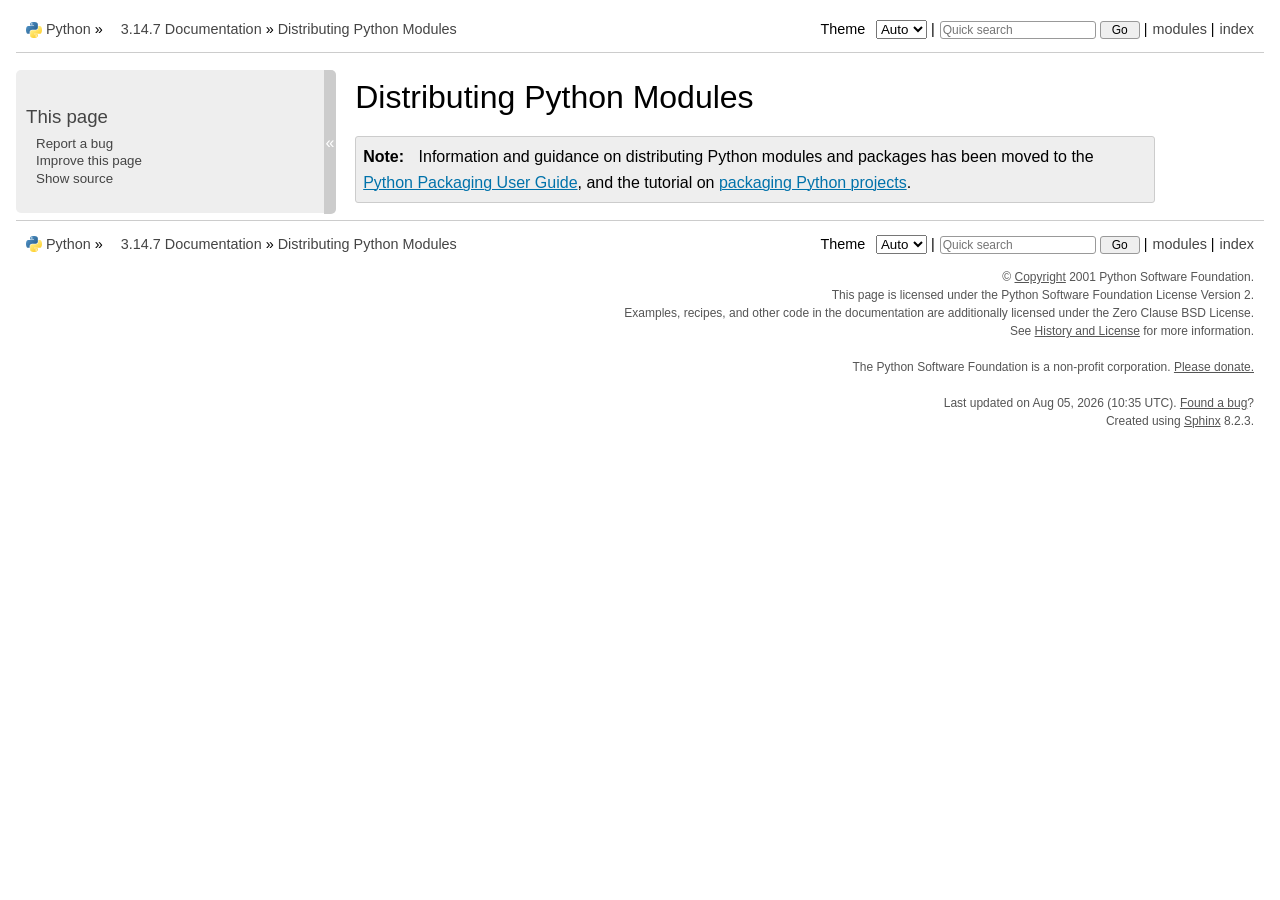
<file: ml/Python/pythoncore-3.14-64/Doc/html/distributing/index.html>
<!DOCTYPE html>

<html lang="en" data-content_root="../">
  <head>
    <meta charset="utf-8" />
    <meta name="viewport" content="width=device-width, initial-scale=1.0" /><meta name="viewport" content="width=device-width, initial-scale=1" />
<meta property="og:title" content="Distributing Python Modules" />
<meta property="og:type" content="website" />
<meta property="og:url" content="https://docs.python.org/3/distributing/index.html" />
<meta property="og:site_name" content="Python documentation" />
<meta property="og:image" content="_static/og-image.png" />
<meta property="og:image:alt" content="Python documentation" />
<meta name="theme-color" content="#3776ab">
<meta property="og:image:width" content="200">
<meta property="og:image:height" content="200">

    <title>Distributing Python Modules &#8212; Python 3.14.7 documentation</title><meta name="viewport" content="width=device-width, initial-scale=1.0">
    
    <link rel="stylesheet" type="text/css" href="../_static/pygments.css?v=b86133f3" />
    <link rel="stylesheet" type="text/css" href="../_static/classic.css?v=234b1a7c" />
    <link rel="stylesheet" type="text/css" href="../_static/pydoctheme.css?v=4365c8fe" />
    <link id="pygments_dark_css" media="(prefers-color-scheme: dark)" rel="stylesheet" type="text/css" href="../_static/pygments_dark.css?v=5349f25f" />
    
    <script src="../_static/documentation_options.js?v=2f7d2144"></script>
    <script src="../_static/doctools.js?v=9bcbadda"></script>
    <script src="../_static/sphinx_highlight.js?v=dc90522c"></script>
    
    <script src="../_static/sidebar.js"></script>
    
    <link rel="search" type="application/opensearchdescription+xml"
          title="Search within Python 3.14.7 documentation"
          href="../_static/opensearch.xml"/>
    <link rel="author" title="About these documents" href="../about.html" />
    <link rel="index" title="Index" href="../genindex.html" />
    <link rel="search" title="Search" href="../search.html" />
    <link rel="copyright" title="Copyright" href="../copyright.html" />
    
      
      <link rel="canonical" href="https://docs.python.org/3/distributing/index.html">
      
    

    
    <style>
      @media only screen {
        table.full-width-table {
            width: 100%;
        }
      }
    </style>
<link rel="stylesheet" href="../_static/pydoctheme_dark.css" media="(prefers-color-scheme: dark)" id="pydoctheme_dark_css">
    <link rel="shortcut icon" type="image/png" href="../_static/py.svg">
            <script type="text/javascript" src="../_static/copybutton.js"></script>
            <script type="text/javascript" src="../_static/menu.js"></script>
            <script type="text/javascript" src="../_static/search-focus.js"></script>
            <script type="text/javascript" src="../_static/themetoggle.js"></script> 
            <script type="text/javascript" src="../_static/rtd_switcher.js"></script>
            <meta name="readthedocs-addons-api-version" content="1">

  </head>
<body>
<div class="mobile-nav">
    <input type="checkbox" id="menuToggler" class="toggler__input" aria-controls="navigation"
           aria-pressed="false" aria-expanded="false" role="button" aria-label="Menu">
    <nav class="nav-content" role="navigation">
        <label for="menuToggler" class="toggler__label">
            <span></span>
        </label>
        <span class="nav-items-wrapper">
            <a href="https://www.python.org/" class="nav-logo">
                <img src="../_static/py.svg" alt="Python logo">
            </a>
            <span class="version_switcher_placeholder"></span>
            <form role="search" class="search" action="../search.html" method="get">
                <svg xmlns="http://www.w3.org/2000/svg" width="20" height="20" viewBox="0 0 24 24" class="search-icon">
                    <path fill-rule="nonzero" fill="currentColor" d="M15.5 14h-.79l-.28-.27a6.5 6.5 0 001.48-5.34c-.47-2.78-2.79-5-5.59-5.34a6.505 6.505 0 00-7.27 7.27c.34 2.8 2.56 5.12 5.34 5.59a6.5 6.5 0 005.34-1.48l.27.28v.79l4.25 4.25c.41.41 1.08.41 1.49 0 .41-.41.41-1.08 0-1.49L15.5 14zm-6 0C7.01 14 5 11.99 5 9.5S7.01 5 9.5 5 14 7.01 14 9.5 11.99 14 9.5 14z"></path>
                </svg>
                <input placeholder="Quick search" aria-label="Quick search" type="search" name="q">
                <input type="submit" value="Go">
            </form>
        </span>
    </nav>
    <div class="menu-wrapper">
        <nav class="menu" role="navigation" aria-label="main navigation">
            <div class="language_switcher_placeholder"></div>
            
<label class="theme-selector-label">
    Theme
    <select class="theme-selector" oninput="activateTheme(this.value)">
        <option value="auto" selected>Auto</option>
        <option value="light">Light</option>
        <option value="dark">Dark</option>
    </select>
</label>
  <script>
    document.addEventListener('DOMContentLoaded', () => {
        const title = document.querySelector('meta[property="og:title"]').content;
        const elements = document.querySelectorAll('.improvepage');
        const pageurl = window.location.href.split('?')[0];
        elements.forEach(element => {
            const url = new URL(element.href.split('?')[0].replace("-nojs", ""));
            url.searchParams.set('pagetitle', title);
            url.searchParams.set('pageurl', pageurl);
            url.searchParams.set('pagesource', "distributing/index.rst");
            element.href = url.toString();
        });
    });
  </script>
  <div role="note" aria-label="source link">
    <h3>This page</h3>
    <ul class="this-page-menu">
      <li><a href="../bugs.html">Report a bug</a></li>
      <li><a class="improvepage" href="../improve-page-nojs.html">Improve this page</a></li>
      <li>
        <a href="https://github.com/python/cpython/blob/main/Doc/distributing/index.rst?plain=1"
            rel="nofollow">Show source
        </a>
      </li>
      
    </ul>
  </div>
        </nav>
    </div>
</div>

  
    <div class="related" role="navigation" aria-label="Related">
      <h3>Navigation</h3>
      <ul>
        <li class="right" style="margin-right: 10px">
          <a href="../genindex.html" title="General Index"
             accesskey="I">index</a></li>
        <li class="right" >
          <a href="../py-modindex.html" title="Python Module Index"
             >modules</a> |</li>

          <li><img src="../_static/py.svg" alt="Python logo" style="vertical-align: middle; margin-top: -1px"></li>
          <li><a href="https://www.python.org/">Python</a> &#187;</li>
          <li class="switchers">
            <div class="language_switcher_placeholder"></div>
            <div class="version_switcher_placeholder"></div>
          </li>
          <li>
              
          </li>
    <li id="cpython-language-and-version">
      <a href="../index.html">3.14.7 Documentation</a> &#187;
    </li>

        <li class="nav-item nav-item-this"><a href="">Distributing Python Modules</a></li>
                <li class="right">
                    

    <div class="inline-search" role="search">
        <form class="inline-search" action="../search.html" method="get">
          <input placeholder="Quick search" aria-label="Quick search" type="search" name="q" id="search-box">
          <input type="submit" value="Go">
        </form>
    </div>
                     |
                </li>
            <li class="right">
<label class="theme-selector-label">
    Theme
    <select class="theme-selector" oninput="activateTheme(this.value)">
        <option value="auto" selected>Auto</option>
        <option value="light">Light</option>
        <option value="dark">Dark</option>
    </select>
</label> |</li>
            
      </ul>
    </div>    

    <div class="document">
      <div class="documentwrapper">
        <div class="bodywrapper">
          <div class="body" role="main">
            
  <section id="distributing-python-modules">
<span id="distributing-index"></span><h1>Distributing Python Modules<a class="headerlink" href="#distributing-python-modules" title="Link to this heading">¶</a></h1>
<div class="admonition note">
<p class="admonition-title">Note</p>
<p>Information and guidance on distributing Python modules and packages
has been moved to the <a class="reference external" href="https://packaging.python.org/">Python Packaging User Guide</a>,
and the tutorial on <a class="reference external" href="https://packaging.python.org/en/latest/tutorials/packaging-projects/">packaging Python projects</a>.</p>
</div>
</section>


            <div class="clearer"></div>
          </div>
        </div>
      </div>
      <div class="sphinxsidebar" role="navigation" aria-label="Main">
        <div class="sphinxsidebarwrapper">
  <script>
    document.addEventListener('DOMContentLoaded', () => {
        const title = document.querySelector('meta[property="og:title"]').content;
        const elements = document.querySelectorAll('.improvepage');
        const pageurl = window.location.href.split('?')[0];
        elements.forEach(element => {
            const url = new URL(element.href.split('?')[0].replace("-nojs", ""));
            url.searchParams.set('pagetitle', title);
            url.searchParams.set('pageurl', pageurl);
            url.searchParams.set('pagesource', "distributing/index.rst");
            element.href = url.toString();
        });
    });
  </script>
  <div role="note" aria-label="source link">
    <h3>This page</h3>
    <ul class="this-page-menu">
      <li><a href="../bugs.html">Report a bug</a></li>
      <li><a class="improvepage" href="../improve-page-nojs.html">Improve this page</a></li>
      <li>
        <a href="https://github.com/python/cpython/blob/main/Doc/distributing/index.rst?plain=1"
            rel="nofollow">Show source
        </a>
      </li>
      
    </ul>
  </div>
        </div>
<div id="sidebarbutton" title="Collapse sidebar">
<span>«</span>
</div>

      </div>
      <div class="clearer"></div>
    </div>  
    <div class="related" role="navigation" aria-label="Related">
      <h3>Navigation</h3>
      <ul>
        <li class="right" style="margin-right: 10px">
          <a href="../genindex.html" title="General Index"
             >index</a></li>
        <li class="right" >
          <a href="../py-modindex.html" title="Python Module Index"
             >modules</a> |</li>

          <li><img src="../_static/py.svg" alt="Python logo" style="vertical-align: middle; margin-top: -1px"></li>
          <li><a href="https://www.python.org/">Python</a> &#187;</li>
          <li class="switchers">
            <div class="language_switcher_placeholder"></div>
            <div class="version_switcher_placeholder"></div>
          </li>
          <li>
              
          </li>
    <li id="cpython-language-and-version">
      <a href="../index.html">3.14.7 Documentation</a> &#187;
    </li>

        <li class="nav-item nav-item-this"><a href="">Distributing Python Modules</a></li>
                <li class="right">
                    

    <div class="inline-search" role="search">
        <form class="inline-search" action="../search.html" method="get">
          <input placeholder="Quick search" aria-label="Quick search" type="search" name="q" id="search-box">
          <input type="submit" value="Go">
        </form>
    </div>
                     |
                </li>
            <li class="right">
<label class="theme-selector-label">
    Theme
    <select class="theme-selector" oninput="activateTheme(this.value)">
        <option value="auto" selected>Auto</option>
        <option value="light">Light</option>
        <option value="dark">Dark</option>
    </select>
</label> |</li>
            
      </ul>
    </div>  
    <div class="footer">
    &copy; <a href="../copyright.html">Copyright</a> 2001 Python Software Foundation.
    <br>
    This page is licensed under the Python Software Foundation License Version 2.
    <br>
    Examples, recipes, and other code in the documentation are additionally licensed under the Zero Clause BSD License.
    <br>
    
      See <a href="/license.html">History and License</a> for more information.<br>
    
    
    <br>

    The Python Software Foundation is a non-profit corporation.
<a href="https://www.python.org/psf/donations/">Please donate.</a>
<br>
    <br>
      Last updated on Aug 05, 2026 (10:35 UTC).
    
      <a href="/bugs.html">Found a bug</a>?
    
    <br>

    Created using <a href="https://www.sphinx-doc.org/">Sphinx</a> 8.2.3.
    </div>

  </body>
</html>
</file>
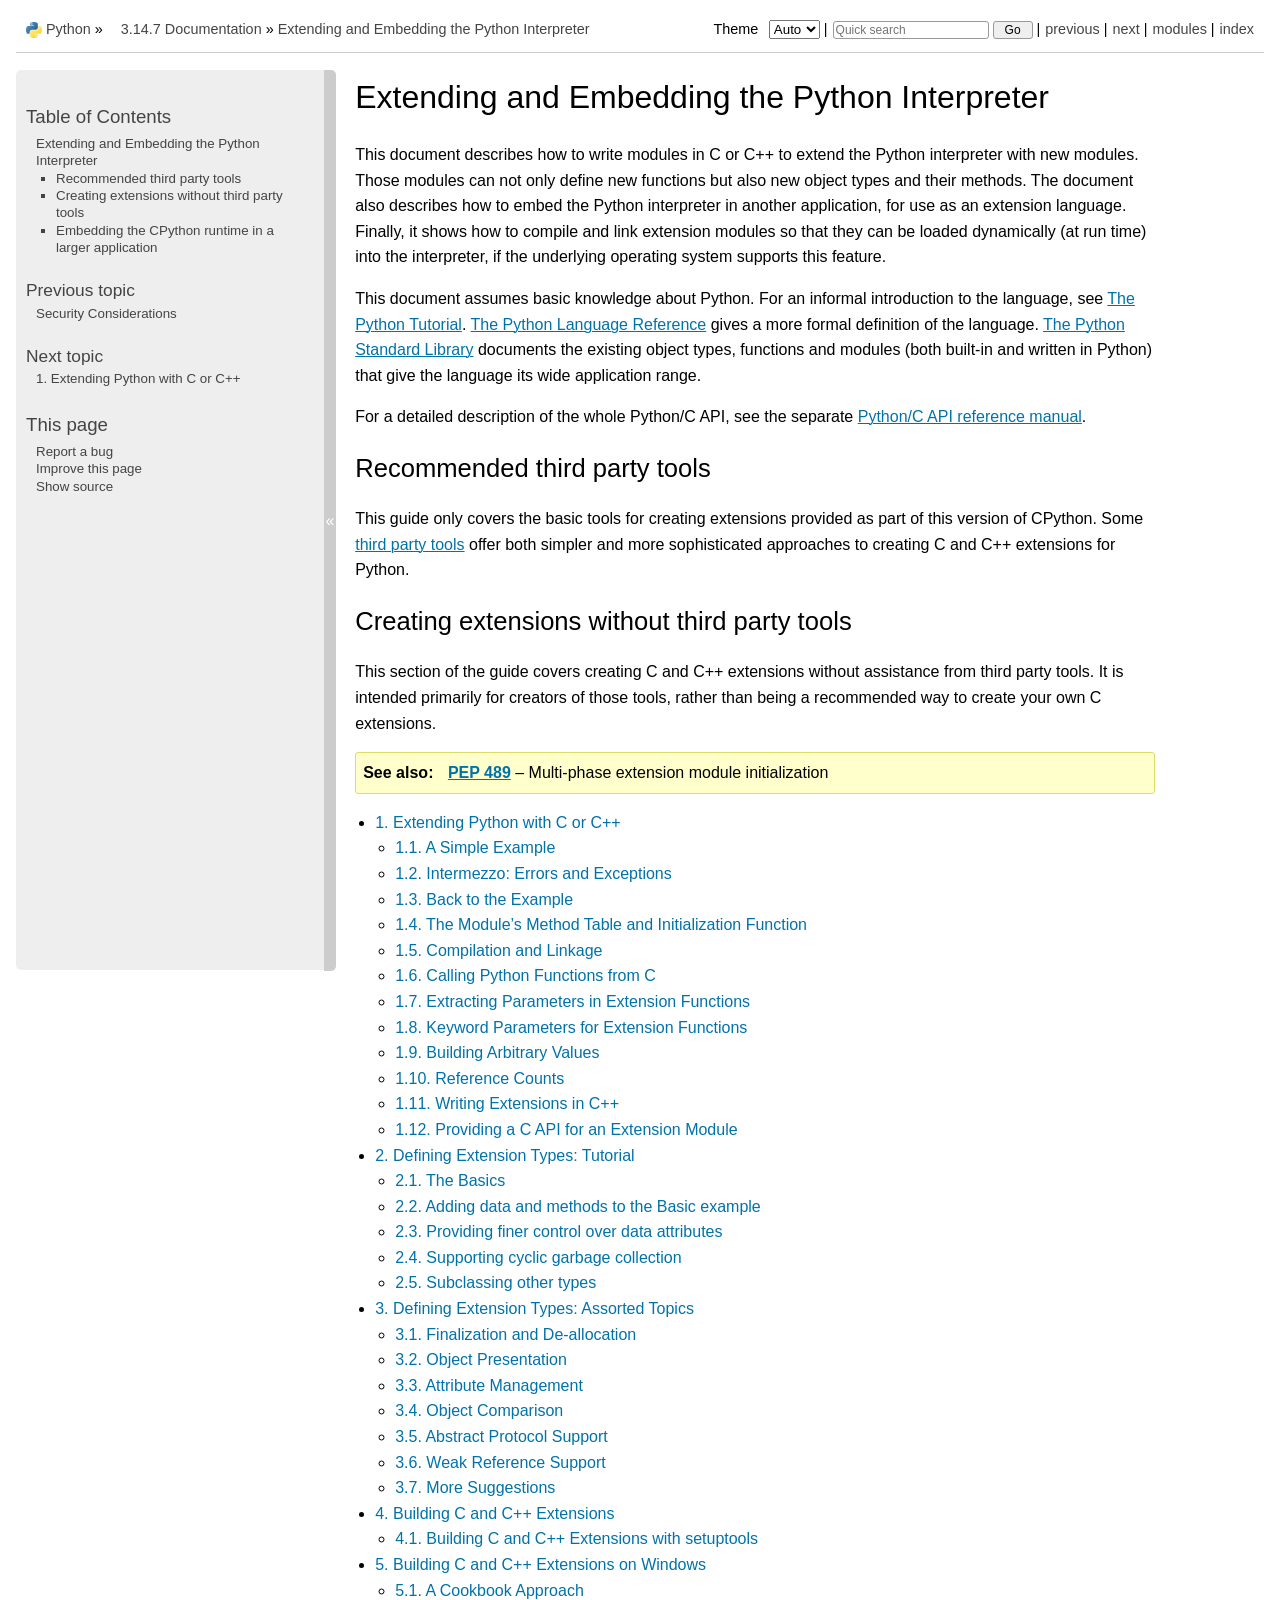
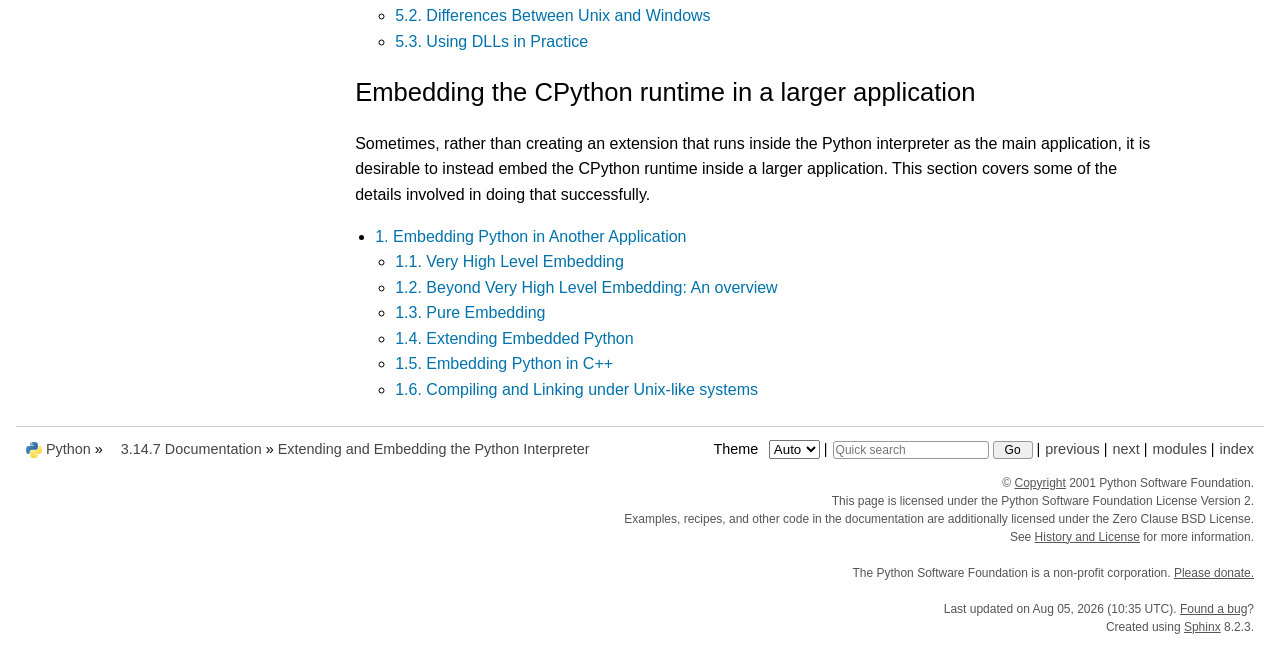
<file: ml/Python/pythoncore-3.14-64/Doc/html/extending/index.html>
<!DOCTYPE html>

<html lang="en" data-content_root="../">
  <head>
    <meta charset="utf-8" />
    <meta name="viewport" content="width=device-width, initial-scale=1.0" /><meta name="viewport" content="width=device-width, initial-scale=1" />
<meta property="og:title" content="Extending and Embedding the Python Interpreter" />
<meta property="og:type" content="website" />
<meta property="og:url" content="https://docs.python.org/3/extending/index.html" />
<meta property="og:site_name" content="Python documentation" />
<meta property="og:description" content="This document describes how to write modules in C or C++ to extend the Python interpreter with new modules. Those modules can not only define new functions but also new object types and their metho..." />
<meta property="og:image" content="_static/og-image.png" />
<meta property="og:image:alt" content="Python documentation" />
<meta name="description" content="This document describes how to write modules in C or C++ to extend the Python interpreter with new modules. Those modules can not only define new functions but also new object types and their metho..." />
<meta name="theme-color" content="#3776ab">
<meta property="og:image:width" content="200">
<meta property="og:image:height" content="200">

    <title>Extending and Embedding the Python Interpreter &#8212; Python 3.14.7 documentation</title><meta name="viewport" content="width=device-width, initial-scale=1.0">
    
    <link rel="stylesheet" type="text/css" href="../_static/pygments.css?v=b86133f3" />
    <link rel="stylesheet" type="text/css" href="../_static/classic.css?v=234b1a7c" />
    <link rel="stylesheet" type="text/css" href="../_static/pydoctheme.css?v=4365c8fe" />
    <link id="pygments_dark_css" media="(prefers-color-scheme: dark)" rel="stylesheet" type="text/css" href="../_static/pygments_dark.css?v=5349f25f" />
    
    <script src="../_static/documentation_options.js?v=2f7d2144"></script>
    <script src="../_static/doctools.js?v=9bcbadda"></script>
    <script src="../_static/sphinx_highlight.js?v=dc90522c"></script>
    
    <script src="../_static/sidebar.js"></script>
    
    <link rel="search" type="application/opensearchdescription+xml"
          title="Search within Python 3.14.7 documentation"
          href="../_static/opensearch.xml"/>
    <link rel="author" title="About these documents" href="../about.html" />
    <link rel="index" title="Index" href="../genindex.html" />
    <link rel="search" title="Search" href="../search.html" />
    <link rel="copyright" title="Copyright" href="../copyright.html" />
    <link rel="next" title="1. Extending Python with C or C++" href="extending.html" />
    <link rel="prev" title="Security Considerations" href="../library/security_warnings.html" />
    
      
      <link rel="canonical" href="https://docs.python.org/3/extending/index.html">
      
    

    
    <style>
      @media only screen {
        table.full-width-table {
            width: 100%;
        }
      }
    </style>
<link rel="stylesheet" href="../_static/pydoctheme_dark.css" media="(prefers-color-scheme: dark)" id="pydoctheme_dark_css">
    <link rel="shortcut icon" type="image/png" href="../_static/py.svg">
            <script type="text/javascript" src="../_static/copybutton.js"></script>
            <script type="text/javascript" src="../_static/menu.js"></script>
            <script type="text/javascript" src="../_static/search-focus.js"></script>
            <script type="text/javascript" src="../_static/themetoggle.js"></script> 
            <script type="text/javascript" src="../_static/rtd_switcher.js"></script>
            <meta name="readthedocs-addons-api-version" content="1">

  </head>
<body>
<div class="mobile-nav">
    <input type="checkbox" id="menuToggler" class="toggler__input" aria-controls="navigation"
           aria-pressed="false" aria-expanded="false" role="button" aria-label="Menu">
    <nav class="nav-content" role="navigation">
        <label for="menuToggler" class="toggler__label">
            <span></span>
        </label>
        <span class="nav-items-wrapper">
            <a href="https://www.python.org/" class="nav-logo">
                <img src="../_static/py.svg" alt="Python logo">
            </a>
            <span class="version_switcher_placeholder"></span>
            <form role="search" class="search" action="../search.html" method="get">
                <svg xmlns="http://www.w3.org/2000/svg" width="20" height="20" viewBox="0 0 24 24" class="search-icon">
                    <path fill-rule="nonzero" fill="currentColor" d="M15.5 14h-.79l-.28-.27a6.5 6.5 0 001.48-5.34c-.47-2.78-2.79-5-5.59-5.34a6.505 6.505 0 00-7.27 7.27c.34 2.8 2.56 5.12 5.34 5.59a6.5 6.5 0 005.34-1.48l.27.28v.79l4.25 4.25c.41.41 1.08.41 1.49 0 .41-.41.41-1.08 0-1.49L15.5 14zm-6 0C7.01 14 5 11.99 5 9.5S7.01 5 9.5 5 14 7.01 14 9.5 11.99 14 9.5 14z"></path>
                </svg>
                <input placeholder="Quick search" aria-label="Quick search" type="search" name="q">
                <input type="submit" value="Go">
            </form>
        </span>
    </nav>
    <div class="menu-wrapper">
        <nav class="menu" role="navigation" aria-label="main navigation">
            <div class="language_switcher_placeholder"></div>
            
<label class="theme-selector-label">
    Theme
    <select class="theme-selector" oninput="activateTheme(this.value)">
        <option value="auto" selected>Auto</option>
        <option value="light">Light</option>
        <option value="dark">Dark</option>
    </select>
</label>
  <div>
    <h3><a href="../contents.html">Table of Contents</a></h3>
    <ul>
<li><a class="reference internal" href="#">Extending and Embedding the Python Interpreter</a><ul>
<li><a class="reference internal" href="#recommended-third-party-tools">Recommended third party tools</a></li>
<li><a class="reference internal" href="#creating-extensions-without-third-party-tools">Creating extensions without third party tools</a></li>
<li><a class="reference internal" href="#embedding-the-cpython-runtime-in-a-larger-application">Embedding the CPython runtime in a larger application</a></li>
</ul>
</li>
</ul>

  </div>
  <div>
    <h4>Previous topic</h4>
    <p class="topless"><a href="../library/security_warnings.html"
                          title="previous chapter">Security Considerations</a></p>
  </div>
  <div>
    <h4>Next topic</h4>
    <p class="topless"><a href="extending.html"
                          title="next chapter"><span class="section-number">1. </span>Extending Python with C or C++</a></p>
  </div>
  <script>
    document.addEventListener('DOMContentLoaded', () => {
        const title = document.querySelector('meta[property="og:title"]').content;
        const elements = document.querySelectorAll('.improvepage');
        const pageurl = window.location.href.split('?')[0];
        elements.forEach(element => {
            const url = new URL(element.href.split('?')[0].replace("-nojs", ""));
            url.searchParams.set('pagetitle', title);
            url.searchParams.set('pageurl', pageurl);
            url.searchParams.set('pagesource', "extending/index.rst");
            element.href = url.toString();
        });
    });
  </script>
  <div role="note" aria-label="source link">
    <h3>This page</h3>
    <ul class="this-page-menu">
      <li><a href="../bugs.html">Report a bug</a></li>
      <li><a class="improvepage" href="../improve-page-nojs.html">Improve this page</a></li>
      <li>
        <a href="https://github.com/python/cpython/blob/main/Doc/extending/index.rst?plain=1"
            rel="nofollow">Show source
        </a>
      </li>
      
    </ul>
  </div>
        </nav>
    </div>
</div>

  
    <div class="related" role="navigation" aria-label="Related">
      <h3>Navigation</h3>
      <ul>
        <li class="right" style="margin-right: 10px">
          <a href="../genindex.html" title="General Index"
             accesskey="I">index</a></li>
        <li class="right" >
          <a href="../py-modindex.html" title="Python Module Index"
             >modules</a> |</li>
        <li class="right" >
          <a href="extending.html" title="1. Extending Python with C or C++"
             accesskey="N">next</a> |</li>
        <li class="right" >
          <a href="../library/security_warnings.html" title="Security Considerations"
             accesskey="P">previous</a> |</li>

          <li><img src="../_static/py.svg" alt="Python logo" style="vertical-align: middle; margin-top: -1px"></li>
          <li><a href="https://www.python.org/">Python</a> &#187;</li>
          <li class="switchers">
            <div class="language_switcher_placeholder"></div>
            <div class="version_switcher_placeholder"></div>
          </li>
          <li>
              
          </li>
    <li id="cpython-language-and-version">
      <a href="../index.html">3.14.7 Documentation</a> &#187;
    </li>

        <li class="nav-item nav-item-this"><a href="">Extending and Embedding the Python Interpreter</a></li>
                <li class="right">
                    

    <div class="inline-search" role="search">
        <form class="inline-search" action="../search.html" method="get">
          <input placeholder="Quick search" aria-label="Quick search" type="search" name="q" id="search-box">
          <input type="submit" value="Go">
        </form>
    </div>
                     |
                </li>
            <li class="right">
<label class="theme-selector-label">
    Theme
    <select class="theme-selector" oninput="activateTheme(this.value)">
        <option value="auto" selected>Auto</option>
        <option value="light">Light</option>
        <option value="dark">Dark</option>
    </select>
</label> |</li>
            
      </ul>
    </div>    

    <div class="document">
      <div class="documentwrapper">
        <div class="bodywrapper">
          <div class="body" role="main">
            
  <section id="extending-and-embedding-the-python-interpreter">
<span id="extending-index"></span><h1>Extending and Embedding the Python Interpreter<a class="headerlink" href="#extending-and-embedding-the-python-interpreter" title="Link to this heading">¶</a></h1>
<p>This document describes how to write modules in C or C++ to extend the Python
interpreter with new modules.  Those modules can not only define new functions
but also new object types and their methods.  The document also describes how
to embed the Python interpreter in another application, for use as an extension
language.  Finally, it shows how to compile and link extension modules so that
they can be loaded dynamically (at run time) into the interpreter, if the
underlying operating system supports this feature.</p>
<p>This document assumes basic knowledge about Python.  For an informal
introduction to the language, see <a class="reference internal" href="../tutorial/index.html#tutorial-index"><span class="std std-ref">The Python Tutorial</span></a>.  <a class="reference internal" href="../reference/index.html#reference-index"><span class="std std-ref">The Python Language Reference</span></a>
gives a more formal definition of the language.  <a class="reference internal" href="../library/index.html#library-index"><span class="std std-ref">The Python Standard Library</span></a> documents
the existing object types, functions and modules (both built-in and written in
Python) that give the language its wide application range.</p>
<p>For a detailed description of the whole Python/C API, see the separate
<a class="reference internal" href="../c-api/index.html#c-api-index"><span class="std std-ref">Python/C API reference manual</span></a>.</p>
<section id="recommended-third-party-tools">
<h2>Recommended third party tools<a class="headerlink" href="#recommended-third-party-tools" title="Link to this heading">¶</a></h2>
<p>This guide only covers the basic tools for creating extensions provided
as part of this version of CPython. Some <a class="reference internal" href="../c-api/intro.html#c-api-tools"><span class="std std-ref">third party tools</span></a> offer both simpler and more sophisticated approaches to creating
C and C++ extensions for Python.</p>
</section>
<section id="creating-extensions-without-third-party-tools">
<h2>Creating extensions without third party tools<a class="headerlink" href="#creating-extensions-without-third-party-tools" title="Link to this heading">¶</a></h2>
<p>This section of the guide covers creating C and C++ extensions without
assistance from third party tools. It is intended primarily for creators
of those tools, rather than being a recommended way to create your own
C extensions.</p>
<div class="admonition seealso">
<p class="admonition-title">See also</p>
<p><span class="target" id="index-0"></span><a class="pep reference external" href="https://peps.python.org/pep-0489/"><strong>PEP 489</strong></a> – Multi-phase extension module initialization</p>
</div>
<div class="toctree-wrapper compound">
<ul>
<li class="toctree-l1"><a class="reference internal" href="extending.html">1. Extending Python with C or C++</a><ul>
<li class="toctree-l2"><a class="reference internal" href="extending.html#a-simple-example">1.1. A Simple Example</a></li>
<li class="toctree-l2"><a class="reference internal" href="extending.html#intermezzo-errors-and-exceptions">1.2. Intermezzo: Errors and Exceptions</a></li>
<li class="toctree-l2"><a class="reference internal" href="extending.html#back-to-the-example">1.3. Back to the Example</a></li>
<li class="toctree-l2"><a class="reference internal" href="extending.html#the-module-s-method-table-and-initialization-function">1.4. The Module’s Method Table and Initialization Function</a></li>
<li class="toctree-l2"><a class="reference internal" href="extending.html#compilation-and-linkage">1.5. Compilation and Linkage</a></li>
<li class="toctree-l2"><a class="reference internal" href="extending.html#calling-python-functions-from-c">1.6. Calling Python Functions from C</a></li>
<li class="toctree-l2"><a class="reference internal" href="extending.html#extracting-parameters-in-extension-functions">1.7. Extracting Parameters in Extension Functions</a></li>
<li class="toctree-l2"><a class="reference internal" href="extending.html#keyword-parameters-for-extension-functions">1.8. Keyword Parameters for Extension Functions</a></li>
<li class="toctree-l2"><a class="reference internal" href="extending.html#building-arbitrary-values">1.9. Building Arbitrary Values</a></li>
<li class="toctree-l2"><a class="reference internal" href="extending.html#reference-counts">1.10. Reference Counts</a></li>
<li class="toctree-l2"><a class="reference internal" href="extending.html#writing-extensions-in-c">1.11. Writing Extensions in C++</a></li>
<li class="toctree-l2"><a class="reference internal" href="extending.html#providing-a-c-api-for-an-extension-module">1.12. Providing a C API for an Extension Module</a></li>
</ul>
</li>
<li class="toctree-l1"><a class="reference internal" href="newtypes_tutorial.html">2. Defining Extension Types: Tutorial</a><ul>
<li class="toctree-l2"><a class="reference internal" href="newtypes_tutorial.html#the-basics">2.1. The Basics</a></li>
<li class="toctree-l2"><a class="reference internal" href="newtypes_tutorial.html#adding-data-and-methods-to-the-basic-example">2.2. Adding data and methods to the Basic example</a></li>
<li class="toctree-l2"><a class="reference internal" href="newtypes_tutorial.html#providing-finer-control-over-data-attributes">2.3. Providing finer control over data attributes</a></li>
<li class="toctree-l2"><a class="reference internal" href="newtypes_tutorial.html#supporting-cyclic-garbage-collection">2.4. Supporting cyclic garbage collection</a></li>
<li class="toctree-l2"><a class="reference internal" href="newtypes_tutorial.html#subclassing-other-types">2.5. Subclassing other types</a></li>
</ul>
</li>
<li class="toctree-l1"><a class="reference internal" href="newtypes.html">3. Defining Extension Types: Assorted Topics</a><ul>
<li class="toctree-l2"><a class="reference internal" href="newtypes.html#finalization-and-de-allocation">3.1. Finalization and De-allocation</a></li>
<li class="toctree-l2"><a class="reference internal" href="newtypes.html#object-presentation">3.2. Object Presentation</a></li>
<li class="toctree-l2"><a class="reference internal" href="newtypes.html#attribute-management">3.3. Attribute Management</a></li>
<li class="toctree-l2"><a class="reference internal" href="newtypes.html#object-comparison">3.4. Object Comparison</a></li>
<li class="toctree-l2"><a class="reference internal" href="newtypes.html#abstract-protocol-support">3.5. Abstract Protocol Support</a></li>
<li class="toctree-l2"><a class="reference internal" href="newtypes.html#weak-reference-support">3.6. Weak Reference Support</a></li>
<li class="toctree-l2"><a class="reference internal" href="newtypes.html#more-suggestions">3.7. More Suggestions</a></li>
</ul>
</li>
<li class="toctree-l1"><a class="reference internal" href="building.html">4. Building C and C++ Extensions</a><ul>
<li class="toctree-l2"><a class="reference internal" href="building.html#building-c-and-c-extensions-with-setuptools">4.1. Building C and C++ Extensions with setuptools</a></li>
</ul>
</li>
<li class="toctree-l1"><a class="reference internal" href="windows.html">5. Building C and C++ Extensions on Windows</a><ul>
<li class="toctree-l2"><a class="reference internal" href="windows.html#a-cookbook-approach">5.1. A Cookbook Approach</a></li>
<li class="toctree-l2"><a class="reference internal" href="windows.html#differences-between-unix-and-windows">5.2. Differences Between Unix and Windows</a></li>
<li class="toctree-l2"><a class="reference internal" href="windows.html#using-dlls-in-practice">5.3. Using DLLs in Practice</a></li>
</ul>
</li>
</ul>
</div>
</section>
<section id="embedding-the-cpython-runtime-in-a-larger-application">
<h2>Embedding the CPython runtime in a larger application<a class="headerlink" href="#embedding-the-cpython-runtime-in-a-larger-application" title="Link to this heading">¶</a></h2>
<p>Sometimes, rather than creating an extension that runs inside the Python
interpreter as the main application, it is desirable to instead embed
the CPython runtime inside a larger application. This section covers
some of the details involved in doing that successfully.</p>
<div class="toctree-wrapper compound">
<ul>
<li class="toctree-l1"><a class="reference internal" href="embedding.html">1. Embedding Python in Another Application</a><ul>
<li class="toctree-l2"><a class="reference internal" href="embedding.html#very-high-level-embedding">1.1. Very High Level Embedding</a></li>
<li class="toctree-l2"><a class="reference internal" href="embedding.html#beyond-very-high-level-embedding-an-overview">1.2. Beyond Very High Level Embedding: An overview</a></li>
<li class="toctree-l2"><a class="reference internal" href="embedding.html#pure-embedding">1.3. Pure Embedding</a></li>
<li class="toctree-l2"><a class="reference internal" href="embedding.html#extending-embedded-python">1.4. Extending Embedded Python</a></li>
<li class="toctree-l2"><a class="reference internal" href="embedding.html#embedding-python-in-c">1.5. Embedding Python in C++</a></li>
<li class="toctree-l2"><a class="reference internal" href="embedding.html#compiling-and-linking-under-unix-like-systems">1.6. Compiling and Linking under Unix-like systems</a></li>
</ul>
</li>
</ul>
</div>
</section>
</section>


            <div class="clearer"></div>
          </div>
        </div>
      </div>
      <div class="sphinxsidebar" role="navigation" aria-label="Main">
        <div class="sphinxsidebarwrapper">
  <div>
    <h3><a href="../contents.html">Table of Contents</a></h3>
    <ul>
<li><a class="reference internal" href="#">Extending and Embedding the Python Interpreter</a><ul>
<li><a class="reference internal" href="#recommended-third-party-tools">Recommended third party tools</a></li>
<li><a class="reference internal" href="#creating-extensions-without-third-party-tools">Creating extensions without third party tools</a></li>
<li><a class="reference internal" href="#embedding-the-cpython-runtime-in-a-larger-application">Embedding the CPython runtime in a larger application</a></li>
</ul>
</li>
</ul>

  </div>
  <div>
    <h4>Previous topic</h4>
    <p class="topless"><a href="../library/security_warnings.html"
                          title="previous chapter">Security Considerations</a></p>
  </div>
  <div>
    <h4>Next topic</h4>
    <p class="topless"><a href="extending.html"
                          title="next chapter"><span class="section-number">1. </span>Extending Python with C or C++</a></p>
  </div>
  <script>
    document.addEventListener('DOMContentLoaded', () => {
        const title = document.querySelector('meta[property="og:title"]').content;
        const elements = document.querySelectorAll('.improvepage');
        const pageurl = window.location.href.split('?')[0];
        elements.forEach(element => {
            const url = new URL(element.href.split('?')[0].replace("-nojs", ""));
            url.searchParams.set('pagetitle', title);
            url.searchParams.set('pageurl', pageurl);
            url.searchParams.set('pagesource', "extending/index.rst");
            element.href = url.toString();
        });
    });
  </script>
  <div role="note" aria-label="source link">
    <h3>This page</h3>
    <ul class="this-page-menu">
      <li><a href="../bugs.html">Report a bug</a></li>
      <li><a class="improvepage" href="../improve-page-nojs.html">Improve this page</a></li>
      <li>
        <a href="https://github.com/python/cpython/blob/main/Doc/extending/index.rst?plain=1"
            rel="nofollow">Show source
        </a>
      </li>
      
    </ul>
  </div>
        </div>
<div id="sidebarbutton" title="Collapse sidebar">
<span>«</span>
</div>

      </div>
      <div class="clearer"></div>
    </div>  
    <div class="related" role="navigation" aria-label="Related">
      <h3>Navigation</h3>
      <ul>
        <li class="right" style="margin-right: 10px">
          <a href="../genindex.html" title="General Index"
             >index</a></li>
        <li class="right" >
          <a href="../py-modindex.html" title="Python Module Index"
             >modules</a> |</li>
        <li class="right" >
          <a href="extending.html" title="1. Extending Python with C or C++"
             >next</a> |</li>
        <li class="right" >
          <a href="../library/security_warnings.html" title="Security Considerations"
             >previous</a> |</li>

          <li><img src="../_static/py.svg" alt="Python logo" style="vertical-align: middle; margin-top: -1px"></li>
          <li><a href="https://www.python.org/">Python</a> &#187;</li>
          <li class="switchers">
            <div class="language_switcher_placeholder"></div>
            <div class="version_switcher_placeholder"></div>
          </li>
          <li>
              
          </li>
    <li id="cpython-language-and-version">
      <a href="../index.html">3.14.7 Documentation</a> &#187;
    </li>

        <li class="nav-item nav-item-this"><a href="">Extending and Embedding the Python Interpreter</a></li>
                <li class="right">
                    

    <div class="inline-search" role="search">
        <form class="inline-search" action="../search.html" method="get">
          <input placeholder="Quick search" aria-label="Quick search" type="search" name="q" id="search-box">
          <input type="submit" value="Go">
        </form>
    </div>
                     |
                </li>
            <li class="right">
<label class="theme-selector-label">
    Theme
    <select class="theme-selector" oninput="activateTheme(this.value)">
        <option value="auto" selected>Auto</option>
        <option value="light">Light</option>
        <option value="dark">Dark</option>
    </select>
</label> |</li>
            
      </ul>
    </div>  
    <div class="footer">
    &copy; <a href="../copyright.html">Copyright</a> 2001 Python Software Foundation.
    <br>
    This page is licensed under the Python Software Foundation License Version 2.
    <br>
    Examples, recipes, and other code in the documentation are additionally licensed under the Zero Clause BSD License.
    <br>
    
      See <a href="/license.html">History and License</a> for more information.<br>
    
    
    <br>

    The Python Software Foundation is a non-profit corporation.
<a href="https://www.python.org/psf/donations/">Please donate.</a>
<br>
    <br>
      Last updated on Aug 05, 2026 (10:35 UTC).
    
      <a href="/bugs.html">Found a bug</a>?
    
    <br>

    Created using <a href="https://www.sphinx-doc.org/">Sphinx</a> 8.2.3.
    </div>

  </body>
</html>
</file>
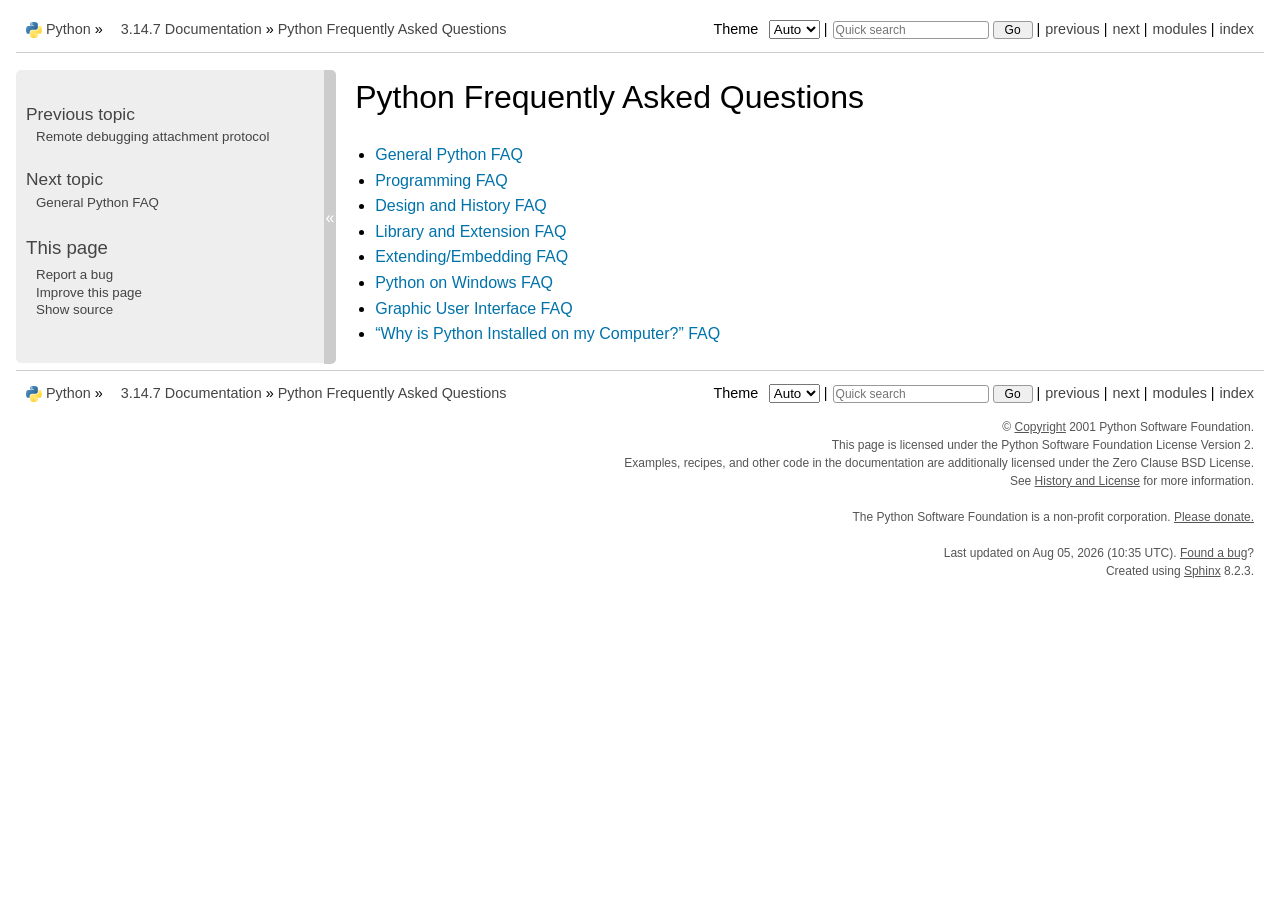
<file: ml/Python/pythoncore-3.14-64/Doc/html/faq/index.html>
<!DOCTYPE html>

<html lang="en" data-content_root="../">
  <head>
    <meta charset="utf-8" />
    <meta name="viewport" content="width=device-width, initial-scale=1.0" /><meta name="viewport" content="width=device-width, initial-scale=1" />
<meta property="og:title" content="Python Frequently Asked Questions" />
<meta property="og:type" content="website" />
<meta property="og:url" content="https://docs.python.org/3/faq/index.html" />
<meta property="og:site_name" content="Python documentation" />
<meta property="og:description" content="General Python FAQ, Programming FAQ, Design and History FAQ, Library and Extension FAQ, Extending/Embedding FAQ, Python on Windows FAQ, Graphic User Interface FAQ, “Why is Python Installed on my Co..." />
<meta property="og:image" content="_static/og-image.png" />
<meta property="og:image:alt" content="Python documentation" />
<meta name="description" content="General Python FAQ, Programming FAQ, Design and History FAQ, Library and Extension FAQ, Extending/Embedding FAQ, Python on Windows FAQ, Graphic User Interface FAQ, “Why is Python Installed on my Co..." />
<meta name="theme-color" content="#3776ab">
<meta property="og:image:width" content="200">
<meta property="og:image:height" content="200">

    <title>Python Frequently Asked Questions &#8212; Python 3.14.7 documentation</title><meta name="viewport" content="width=device-width, initial-scale=1.0">
    
    <link rel="stylesheet" type="text/css" href="../_static/pygments.css?v=b86133f3" />
    <link rel="stylesheet" type="text/css" href="../_static/classic.css?v=234b1a7c" />
    <link rel="stylesheet" type="text/css" href="../_static/pydoctheme.css?v=4365c8fe" />
    <link id="pygments_dark_css" media="(prefers-color-scheme: dark)" rel="stylesheet" type="text/css" href="../_static/pygments_dark.css?v=5349f25f" />
    
    <script src="../_static/documentation_options.js?v=2f7d2144"></script>
    <script src="../_static/doctools.js?v=9bcbadda"></script>
    <script src="../_static/sphinx_highlight.js?v=dc90522c"></script>
    
    <script src="../_static/sidebar.js"></script>
    
    <link rel="search" type="application/opensearchdescription+xml"
          title="Search within Python 3.14.7 documentation"
          href="../_static/opensearch.xml"/>
    <link rel="author" title="About these documents" href="../about.html" />
    <link rel="index" title="Index" href="../genindex.html" />
    <link rel="search" title="Search" href="../search.html" />
    <link rel="copyright" title="Copyright" href="../copyright.html" />
    <link rel="next" title="General Python FAQ" href="general.html" />
    <link rel="prev" title="Remote debugging attachment protocol" href="../howto/remote_debugging.html" />
    
      
      <link rel="canonical" href="https://docs.python.org/3/faq/index.html">
      
    

    
    <style>
      @media only screen {
        table.full-width-table {
            width: 100%;
        }
      }
    </style>
<link rel="stylesheet" href="../_static/pydoctheme_dark.css" media="(prefers-color-scheme: dark)" id="pydoctheme_dark_css">
    <link rel="shortcut icon" type="image/png" href="../_static/py.svg">
            <script type="text/javascript" src="../_static/copybutton.js"></script>
            <script type="text/javascript" src="../_static/menu.js"></script>
            <script type="text/javascript" src="../_static/search-focus.js"></script>
            <script type="text/javascript" src="../_static/themetoggle.js"></script> 
            <script type="text/javascript" src="../_static/rtd_switcher.js"></script>
            <meta name="readthedocs-addons-api-version" content="1">

  </head>
<body>
<div class="mobile-nav">
    <input type="checkbox" id="menuToggler" class="toggler__input" aria-controls="navigation"
           aria-pressed="false" aria-expanded="false" role="button" aria-label="Menu">
    <nav class="nav-content" role="navigation">
        <label for="menuToggler" class="toggler__label">
            <span></span>
        </label>
        <span class="nav-items-wrapper">
            <a href="https://www.python.org/" class="nav-logo">
                <img src="../_static/py.svg" alt="Python logo">
            </a>
            <span class="version_switcher_placeholder"></span>
            <form role="search" class="search" action="../search.html" method="get">
                <svg xmlns="http://www.w3.org/2000/svg" width="20" height="20" viewBox="0 0 24 24" class="search-icon">
                    <path fill-rule="nonzero" fill="currentColor" d="M15.5 14h-.79l-.28-.27a6.5 6.5 0 001.48-5.34c-.47-2.78-2.79-5-5.59-5.34a6.505 6.505 0 00-7.27 7.27c.34 2.8 2.56 5.12 5.34 5.59a6.5 6.5 0 005.34-1.48l.27.28v.79l4.25 4.25c.41.41 1.08.41 1.49 0 .41-.41.41-1.08 0-1.49L15.5 14zm-6 0C7.01 14 5 11.99 5 9.5S7.01 5 9.5 5 14 7.01 14 9.5 11.99 14 9.5 14z"></path>
                </svg>
                <input placeholder="Quick search" aria-label="Quick search" type="search" name="q">
                <input type="submit" value="Go">
            </form>
        </span>
    </nav>
    <div class="menu-wrapper">
        <nav class="menu" role="navigation" aria-label="main navigation">
            <div class="language_switcher_placeholder"></div>
            
<label class="theme-selector-label">
    Theme
    <select class="theme-selector" oninput="activateTheme(this.value)">
        <option value="auto" selected>Auto</option>
        <option value="light">Light</option>
        <option value="dark">Dark</option>
    </select>
</label>
  <div>
    <h4>Previous topic</h4>
    <p class="topless"><a href="../howto/remote_debugging.html"
                          title="previous chapter">Remote debugging attachment protocol</a></p>
  </div>
  <div>
    <h4>Next topic</h4>
    <p class="topless"><a href="general.html"
                          title="next chapter">General Python FAQ</a></p>
  </div>
  <script>
    document.addEventListener('DOMContentLoaded', () => {
        const title = document.querySelector('meta[property="og:title"]').content;
        const elements = document.querySelectorAll('.improvepage');
        const pageurl = window.location.href.split('?')[0];
        elements.forEach(element => {
            const url = new URL(element.href.split('?')[0].replace("-nojs", ""));
            url.searchParams.set('pagetitle', title);
            url.searchParams.set('pageurl', pageurl);
            url.searchParams.set('pagesource', "faq/index.rst");
            element.href = url.toString();
        });
    });
  </script>
  <div role="note" aria-label="source link">
    <h3>This page</h3>
    <ul class="this-page-menu">
      <li><a href="../bugs.html">Report a bug</a></li>
      <li><a class="improvepage" href="../improve-page-nojs.html">Improve this page</a></li>
      <li>
        <a href="https://github.com/python/cpython/blob/main/Doc/faq/index.rst?plain=1"
            rel="nofollow">Show source
        </a>
      </li>
      
    </ul>
  </div>
        </nav>
    </div>
</div>

  
    <div class="related" role="navigation" aria-label="Related">
      <h3>Navigation</h3>
      <ul>
        <li class="right" style="margin-right: 10px">
          <a href="../genindex.html" title="General Index"
             accesskey="I">index</a></li>
        <li class="right" >
          <a href="../py-modindex.html" title="Python Module Index"
             >modules</a> |</li>
        <li class="right" >
          <a href="general.html" title="General Python FAQ"
             accesskey="N">next</a> |</li>
        <li class="right" >
          <a href="../howto/remote_debugging.html" title="Remote debugging attachment protocol"
             accesskey="P">previous</a> |</li>

          <li><img src="../_static/py.svg" alt="Python logo" style="vertical-align: middle; margin-top: -1px"></li>
          <li><a href="https://www.python.org/">Python</a> &#187;</li>
          <li class="switchers">
            <div class="language_switcher_placeholder"></div>
            <div class="version_switcher_placeholder"></div>
          </li>
          <li>
              
          </li>
    <li id="cpython-language-and-version">
      <a href="../index.html">3.14.7 Documentation</a> &#187;
    </li>

        <li class="nav-item nav-item-this"><a href="">Python Frequently Asked Questions</a></li>
                <li class="right">
                    

    <div class="inline-search" role="search">
        <form class="inline-search" action="../search.html" method="get">
          <input placeholder="Quick search" aria-label="Quick search" type="search" name="q" id="search-box">
          <input type="submit" value="Go">
        </form>
    </div>
                     |
                </li>
            <li class="right">
<label class="theme-selector-label">
    Theme
    <select class="theme-selector" oninput="activateTheme(this.value)">
        <option value="auto" selected>Auto</option>
        <option value="light">Light</option>
        <option value="dark">Dark</option>
    </select>
</label> |</li>
            
      </ul>
    </div>    

    <div class="document">
      <div class="documentwrapper">
        <div class="bodywrapper">
          <div class="body" role="main">
            
  <section id="python-frequently-asked-questions">
<span id="faq-index"></span><h1>Python Frequently Asked Questions<a class="headerlink" href="#python-frequently-asked-questions" title="Link to this heading">¶</a></h1>
<div class="toctree-wrapper compound">
<ul>
<li class="toctree-l1"><a class="reference internal" href="general.html">General Python FAQ</a></li>
<li class="toctree-l1"><a class="reference internal" href="programming.html">Programming FAQ</a></li>
<li class="toctree-l1"><a class="reference internal" href="design.html">Design and History FAQ</a></li>
<li class="toctree-l1"><a class="reference internal" href="library.html">Library and Extension FAQ</a></li>
<li class="toctree-l1"><a class="reference internal" href="extending.html">Extending/Embedding FAQ</a></li>
<li class="toctree-l1"><a class="reference internal" href="windows.html">Python on Windows FAQ</a></li>
<li class="toctree-l1"><a class="reference internal" href="gui.html">Graphic User Interface FAQ</a></li>
<li class="toctree-l1"><a class="reference internal" href="installed.html">“Why is Python Installed on my Computer?” FAQ</a></li>
</ul>
</div>
</section>


            <div class="clearer"></div>
          </div>
        </div>
      </div>
      <div class="sphinxsidebar" role="navigation" aria-label="Main">
        <div class="sphinxsidebarwrapper">
  <div>
    <h4>Previous topic</h4>
    <p class="topless"><a href="../howto/remote_debugging.html"
                          title="previous chapter">Remote debugging attachment protocol</a></p>
  </div>
  <div>
    <h4>Next topic</h4>
    <p class="topless"><a href="general.html"
                          title="next chapter">General Python FAQ</a></p>
  </div>
  <script>
    document.addEventListener('DOMContentLoaded', () => {
        const title = document.querySelector('meta[property="og:title"]').content;
        const elements = document.querySelectorAll('.improvepage');
        const pageurl = window.location.href.split('?')[0];
        elements.forEach(element => {
            const url = new URL(element.href.split('?')[0].replace("-nojs", ""));
            url.searchParams.set('pagetitle', title);
            url.searchParams.set('pageurl', pageurl);
            url.searchParams.set('pagesource', "faq/index.rst");
            element.href = url.toString();
        });
    });
  </script>
  <div role="note" aria-label="source link">
    <h3>This page</h3>
    <ul class="this-page-menu">
      <li><a href="../bugs.html">Report a bug</a></li>
      <li><a class="improvepage" href="../improve-page-nojs.html">Improve this page</a></li>
      <li>
        <a href="https://github.com/python/cpython/blob/main/Doc/faq/index.rst?plain=1"
            rel="nofollow">Show source
        </a>
      </li>
      
    </ul>
  </div>
        </div>
<div id="sidebarbutton" title="Collapse sidebar">
<span>«</span>
</div>

      </div>
      <div class="clearer"></div>
    </div>  
    <div class="related" role="navigation" aria-label="Related">
      <h3>Navigation</h3>
      <ul>
        <li class="right" style="margin-right: 10px">
          <a href="../genindex.html" title="General Index"
             >index</a></li>
        <li class="right" >
          <a href="../py-modindex.html" title="Python Module Index"
             >modules</a> |</li>
        <li class="right" >
          <a href="general.html" title="General Python FAQ"
             >next</a> |</li>
        <li class="right" >
          <a href="../howto/remote_debugging.html" title="Remote debugging attachment protocol"
             >previous</a> |</li>

          <li><img src="../_static/py.svg" alt="Python logo" style="vertical-align: middle; margin-top: -1px"></li>
          <li><a href="https://www.python.org/">Python</a> &#187;</li>
          <li class="switchers">
            <div class="language_switcher_placeholder"></div>
            <div class="version_switcher_placeholder"></div>
          </li>
          <li>
              
          </li>
    <li id="cpython-language-and-version">
      <a href="../index.html">3.14.7 Documentation</a> &#187;
    </li>

        <li class="nav-item nav-item-this"><a href="">Python Frequently Asked Questions</a></li>
                <li class="right">
                    

    <div class="inline-search" role="search">
        <form class="inline-search" action="../search.html" method="get">
          <input placeholder="Quick search" aria-label="Quick search" type="search" name="q" id="search-box">
          <input type="submit" value="Go">
        </form>
    </div>
                     |
                </li>
            <li class="right">
<label class="theme-selector-label">
    Theme
    <select class="theme-selector" oninput="activateTheme(this.value)">
        <option value="auto" selected>Auto</option>
        <option value="light">Light</option>
        <option value="dark">Dark</option>
    </select>
</label> |</li>
            
      </ul>
    </div>  
    <div class="footer">
    &copy; <a href="../copyright.html">Copyright</a> 2001 Python Software Foundation.
    <br>
    This page is licensed under the Python Software Foundation License Version 2.
    <br>
    Examples, recipes, and other code in the documentation are additionally licensed under the Zero Clause BSD License.
    <br>
    
      See <a href="/license.html">History and License</a> for more information.<br>
    
    
    <br>

    The Python Software Foundation is a non-profit corporation.
<a href="https://www.python.org/psf/donations/">Please donate.</a>
<br>
    <br>
      Last updated on Aug 05, 2026 (10:35 UTC).
    
      <a href="/bugs.html">Found a bug</a>?
    
    <br>

    Created using <a href="https://www.sphinx-doc.org/">Sphinx</a> 8.2.3.
    </div>

  </body>
</html>
</file>
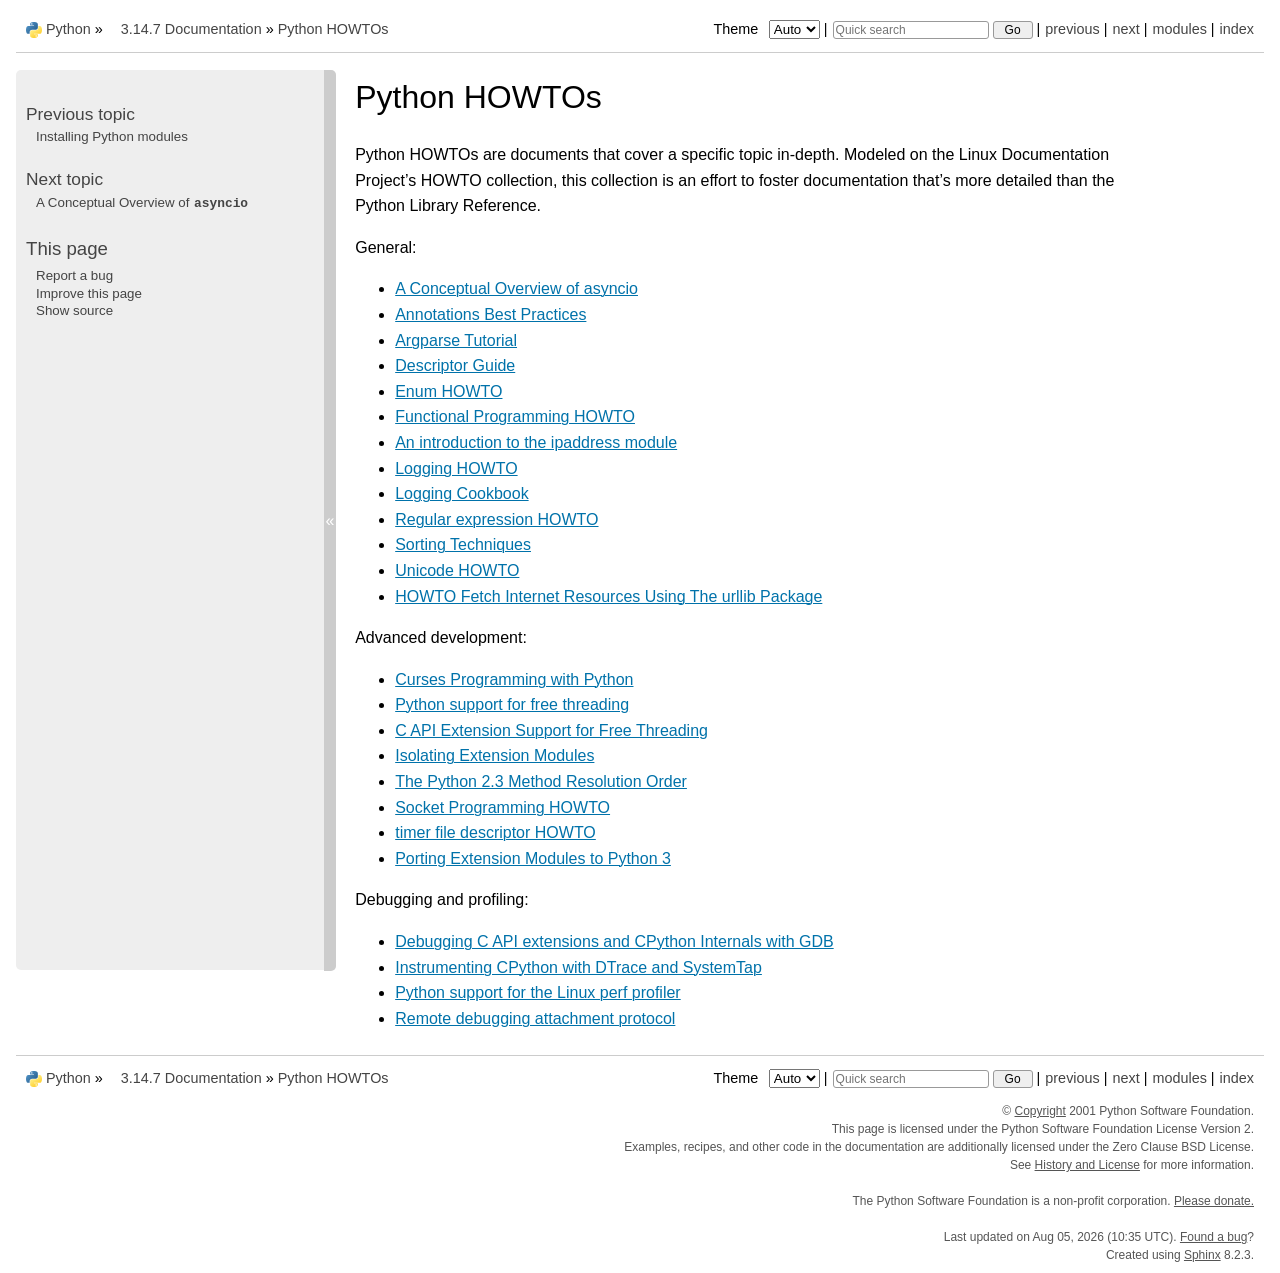
<file: ml/Python/pythoncore-3.14-64/Doc/html/howto/index.html>
<!DOCTYPE html>

<html lang="en" data-content_root="../">
  <head>
    <meta charset="utf-8" />
    <meta name="viewport" content="width=device-width, initial-scale=1.0" /><meta name="viewport" content="width=device-width, initial-scale=1" />
<meta property="og:title" content="Python HOWTOs" />
<meta property="og:type" content="website" />
<meta property="og:url" content="https://docs.python.org/3/howto/index.html" />
<meta property="og:site_name" content="Python documentation" />
<meta property="og:description" content="Python HOWTOs are documents that cover a specific topic in-depth. Modeled on the Linux Documentation Project’s HOWTO collection, this collection is an effort to foster documentation that’s more det..." />
<meta property="og:image" content="_static/og-image.png" />
<meta property="og:image:alt" content="Python documentation" />
<meta name="description" content="Python HOWTOs are documents that cover a specific topic in-depth. Modeled on the Linux Documentation Project’s HOWTO collection, this collection is an effort to foster documentation that’s more det..." />
<meta name="theme-color" content="#3776ab">
<meta property="og:image:width" content="200">
<meta property="og:image:height" content="200">

    <title>Python HOWTOs &#8212; Python 3.14.7 documentation</title><meta name="viewport" content="width=device-width, initial-scale=1.0">
    
    <link rel="stylesheet" type="text/css" href="../_static/pygments.css?v=b86133f3" />
    <link rel="stylesheet" type="text/css" href="../_static/classic.css?v=234b1a7c" />
    <link rel="stylesheet" type="text/css" href="../_static/pydoctheme.css?v=4365c8fe" />
    <link id="pygments_dark_css" media="(prefers-color-scheme: dark)" rel="stylesheet" type="text/css" href="../_static/pygments_dark.css?v=5349f25f" />
    
    <script src="../_static/documentation_options.js?v=2f7d2144"></script>
    <script src="../_static/doctools.js?v=9bcbadda"></script>
    <script src="../_static/sphinx_highlight.js?v=dc90522c"></script>
    
    <script src="../_static/sidebar.js"></script>
    
    <link rel="search" type="application/opensearchdescription+xml"
          title="Search within Python 3.14.7 documentation"
          href="../_static/opensearch.xml"/>
    <link rel="author" title="About these documents" href="../about.html" />
    <link rel="index" title="Index" href="../genindex.html" />
    <link rel="search" title="Search" href="../search.html" />
    <link rel="copyright" title="Copyright" href="../copyright.html" />
    <link rel="next" title="A Conceptual Overview of asyncio" href="a-conceptual-overview-of-asyncio.html" />
    <link rel="prev" title="Installing Python modules" href="../installing/index.html" />
    
      
      <link rel="canonical" href="https://docs.python.org/3/howto/index.html">
      
    

    
    <style>
      @media only screen {
        table.full-width-table {
            width: 100%;
        }
      }
    </style>
<link rel="stylesheet" href="../_static/pydoctheme_dark.css" media="(prefers-color-scheme: dark)" id="pydoctheme_dark_css">
    <link rel="shortcut icon" type="image/png" href="../_static/py.svg">
            <script type="text/javascript" src="../_static/copybutton.js"></script>
            <script type="text/javascript" src="../_static/menu.js"></script>
            <script type="text/javascript" src="../_static/search-focus.js"></script>
            <script type="text/javascript" src="../_static/themetoggle.js"></script> 
            <script type="text/javascript" src="../_static/rtd_switcher.js"></script>
            <meta name="readthedocs-addons-api-version" content="1">

  </head>
<body>
<div class="mobile-nav">
    <input type="checkbox" id="menuToggler" class="toggler__input" aria-controls="navigation"
           aria-pressed="false" aria-expanded="false" role="button" aria-label="Menu">
    <nav class="nav-content" role="navigation">
        <label for="menuToggler" class="toggler__label">
            <span></span>
        </label>
        <span class="nav-items-wrapper">
            <a href="https://www.python.org/" class="nav-logo">
                <img src="../_static/py.svg" alt="Python logo">
            </a>
            <span class="version_switcher_placeholder"></span>
            <form role="search" class="search" action="../search.html" method="get">
                <svg xmlns="http://www.w3.org/2000/svg" width="20" height="20" viewBox="0 0 24 24" class="search-icon">
                    <path fill-rule="nonzero" fill="currentColor" d="M15.5 14h-.79l-.28-.27a6.5 6.5 0 001.48-5.34c-.47-2.78-2.79-5-5.59-5.34a6.505 6.505 0 00-7.27 7.27c.34 2.8 2.56 5.12 5.34 5.59a6.5 6.5 0 005.34-1.48l.27.28v.79l4.25 4.25c.41.41 1.08.41 1.49 0 .41-.41.41-1.08 0-1.49L15.5 14zm-6 0C7.01 14 5 11.99 5 9.5S7.01 5 9.5 5 14 7.01 14 9.5 11.99 14 9.5 14z"></path>
                </svg>
                <input placeholder="Quick search" aria-label="Quick search" type="search" name="q">
                <input type="submit" value="Go">
            </form>
        </span>
    </nav>
    <div class="menu-wrapper">
        <nav class="menu" role="navigation" aria-label="main navigation">
            <div class="language_switcher_placeholder"></div>
            
<label class="theme-selector-label">
    Theme
    <select class="theme-selector" oninput="activateTheme(this.value)">
        <option value="auto" selected>Auto</option>
        <option value="light">Light</option>
        <option value="dark">Dark</option>
    </select>
</label>
  <div>
    <h4>Previous topic</h4>
    <p class="topless"><a href="../installing/index.html"
                          title="previous chapter">Installing Python modules</a></p>
  </div>
  <div>
    <h4>Next topic</h4>
    <p class="topless"><a href="a-conceptual-overview-of-asyncio.html"
                          title="next chapter">A Conceptual Overview of <code class="xref py py-mod docutils literal notranslate"><span class="pre">asyncio</span></code></a></p>
  </div>
  <script>
    document.addEventListener('DOMContentLoaded', () => {
        const title = document.querySelector('meta[property="og:title"]').content;
        const elements = document.querySelectorAll('.improvepage');
        const pageurl = window.location.href.split('?')[0];
        elements.forEach(element => {
            const url = new URL(element.href.split('?')[0].replace("-nojs", ""));
            url.searchParams.set('pagetitle', title);
            url.searchParams.set('pageurl', pageurl);
            url.searchParams.set('pagesource', "howto/index.rst");
            element.href = url.toString();
        });
    });
  </script>
  <div role="note" aria-label="source link">
    <h3>This page</h3>
    <ul class="this-page-menu">
      <li><a href="../bugs.html">Report a bug</a></li>
      <li><a class="improvepage" href="../improve-page-nojs.html">Improve this page</a></li>
      <li>
        <a href="https://github.com/python/cpython/blob/main/Doc/howto/index.rst?plain=1"
            rel="nofollow">Show source
        </a>
      </li>
      
    </ul>
  </div>
        </nav>
    </div>
</div>

  
    <div class="related" role="navigation" aria-label="Related">
      <h3>Navigation</h3>
      <ul>
        <li class="right" style="margin-right: 10px">
          <a href="../genindex.html" title="General Index"
             accesskey="I">index</a></li>
        <li class="right" >
          <a href="../py-modindex.html" title="Python Module Index"
             >modules</a> |</li>
        <li class="right" >
          <a href="a-conceptual-overview-of-asyncio.html" title="A Conceptual Overview of asyncio"
             accesskey="N">next</a> |</li>
        <li class="right" >
          <a href="../installing/index.html" title="Installing Python modules"
             accesskey="P">previous</a> |</li>

          <li><img src="../_static/py.svg" alt="Python logo" style="vertical-align: middle; margin-top: -1px"></li>
          <li><a href="https://www.python.org/">Python</a> &#187;</li>
          <li class="switchers">
            <div class="language_switcher_placeholder"></div>
            <div class="version_switcher_placeholder"></div>
          </li>
          <li>
              
          </li>
    <li id="cpython-language-and-version">
      <a href="../index.html">3.14.7 Documentation</a> &#187;
    </li>

        <li class="nav-item nav-item-this"><a href="">Python HOWTOs</a></li>
                <li class="right">
                    

    <div class="inline-search" role="search">
        <form class="inline-search" action="../search.html" method="get">
          <input placeholder="Quick search" aria-label="Quick search" type="search" name="q" id="search-box">
          <input type="submit" value="Go">
        </form>
    </div>
                     |
                </li>
            <li class="right">
<label class="theme-selector-label">
    Theme
    <select class="theme-selector" oninput="activateTheme(this.value)">
        <option value="auto" selected>Auto</option>
        <option value="light">Light</option>
        <option value="dark">Dark</option>
    </select>
</label> |</li>
            
      </ul>
    </div>    

    <div class="document">
      <div class="documentwrapper">
        <div class="bodywrapper">
          <div class="body" role="main">
            
  <section id="python-howtos">
<span id="how-tos"></span><h1>Python HOWTOs<a class="headerlink" href="#python-howtos" title="Link to this heading">¶</a></h1>
<p>Python HOWTOs are documents that cover a specific topic in-depth.
Modeled on the Linux Documentation Project’s HOWTO collection, this collection is an
effort to foster documentation that’s more detailed than the
Python Library Reference.</p>
<div class="toctree-wrapper compound">
</div>
<p>General:</p>
<ul class="simple">
<li><p><a class="reference internal" href="a-conceptual-overview-of-asyncio.html#a-conceptual-overview-of-asyncio"><span class="std std-ref">A Conceptual Overview of asyncio</span></a></p></li>
<li><p><a class="reference internal" href="annotations.html#annotations-howto"><span class="std std-ref">Annotations Best Practices</span></a></p></li>
<li><p><a class="reference internal" href="argparse.html#argparse-tutorial"><span class="std std-ref">Argparse Tutorial</span></a></p></li>
<li><p><a class="reference internal" href="descriptor.html#descriptorhowto"><span class="std std-ref">Descriptor Guide</span></a></p></li>
<li><p><a class="reference internal" href="enum.html#enum-howto"><span class="std std-ref">Enum HOWTO</span></a></p></li>
<li><p><a class="reference internal" href="functional.html#functional-howto"><span class="std std-ref">Functional Programming HOWTO</span></a></p></li>
<li><p><a class="reference internal" href="ipaddress.html#ipaddress-howto"><span class="std std-ref">An introduction to the ipaddress module</span></a></p></li>
<li><p><a class="reference internal" href="logging.html#logging-howto"><span class="std std-ref">Logging HOWTO</span></a></p></li>
<li><p><a class="reference internal" href="logging-cookbook.html#logging-cookbook"><span class="std std-ref">Logging Cookbook</span></a></p></li>
<li><p><a class="reference internal" href="regex.html#regex-howto"><span class="std std-ref">Regular expression HOWTO</span></a></p></li>
<li><p><a class="reference internal" href="sorting.html#sortinghowto"><span class="std std-ref">Sorting Techniques</span></a></p></li>
<li><p><a class="reference internal" href="unicode.html#unicode-howto"><span class="std std-ref">Unicode HOWTO</span></a></p></li>
<li><p><a class="reference internal" href="urllib2.html#urllib-howto"><span class="std std-ref">HOWTO Fetch Internet Resources Using The urllib Package</span></a></p></li>
</ul>
<p>Advanced development:</p>
<ul class="simple">
<li><p><a class="reference internal" href="curses.html#curses-howto"><span class="std std-ref">Curses Programming with Python</span></a></p></li>
<li><p><a class="reference internal" href="free-threading-python.html#freethreading-python-howto"><span class="std std-ref">Python support for free threading</span></a></p></li>
<li><p><a class="reference internal" href="free-threading-extensions.html#freethreading-extensions-howto"><span class="std std-ref">C API Extension Support for Free Threading</span></a></p></li>
<li><p><a class="reference internal" href="isolating-extensions.html#isolating-extensions-howto"><span class="std std-ref">Isolating Extension Modules</span></a></p></li>
<li><p><a class="reference internal" href="mro.html#python-2-3-mro"><span class="std std-ref">The Python 2.3 Method Resolution Order</span></a></p></li>
<li><p><a class="reference internal" href="sockets.html#socket-howto"><span class="std std-ref">Socket Programming HOWTO</span></a></p></li>
<li><p><a class="reference internal" href="timerfd.html#timerfd-howto"><span class="std std-ref">timer file descriptor HOWTO</span></a></p></li>
<li><p><a class="reference internal" href="cporting.html#cporting-howto"><span class="std std-ref">Porting Extension Modules to Python 3</span></a></p></li>
</ul>
<p>Debugging and profiling:</p>
<ul class="simple">
<li><p><a class="reference internal" href="gdb_helpers.html#gdb"><span class="std std-ref">Debugging C API extensions and CPython Internals with GDB</span></a></p></li>
<li><p><a class="reference internal" href="instrumentation.html#instrumentation"><span class="std std-ref">Instrumenting CPython with DTrace and SystemTap</span></a></p></li>
<li><p><a class="reference internal" href="perf_profiling.html#perf-profiling"><span class="std std-ref">Python support for the Linux perf profiler</span></a></p></li>
<li><p><a class="reference internal" href="remote_debugging.html#remote-debugging"><span class="std std-ref">Remote debugging attachment protocol</span></a></p></li>
</ul>
</section>


            <div class="clearer"></div>
          </div>
        </div>
      </div>
      <div class="sphinxsidebar" role="navigation" aria-label="Main">
        <div class="sphinxsidebarwrapper">
  <div>
    <h4>Previous topic</h4>
    <p class="topless"><a href="../installing/index.html"
                          title="previous chapter">Installing Python modules</a></p>
  </div>
  <div>
    <h4>Next topic</h4>
    <p class="topless"><a href="a-conceptual-overview-of-asyncio.html"
                          title="next chapter">A Conceptual Overview of <code class="xref py py-mod docutils literal notranslate"><span class="pre">asyncio</span></code></a></p>
  </div>
  <script>
    document.addEventListener('DOMContentLoaded', () => {
        const title = document.querySelector('meta[property="og:title"]').content;
        const elements = document.querySelectorAll('.improvepage');
        const pageurl = window.location.href.split('?')[0];
        elements.forEach(element => {
            const url = new URL(element.href.split('?')[0].replace("-nojs", ""));
            url.searchParams.set('pagetitle', title);
            url.searchParams.set('pageurl', pageurl);
            url.searchParams.set('pagesource', "howto/index.rst");
            element.href = url.toString();
        });
    });
  </script>
  <div role="note" aria-label="source link">
    <h3>This page</h3>
    <ul class="this-page-menu">
      <li><a href="../bugs.html">Report a bug</a></li>
      <li><a class="improvepage" href="../improve-page-nojs.html">Improve this page</a></li>
      <li>
        <a href="https://github.com/python/cpython/blob/main/Doc/howto/index.rst?plain=1"
            rel="nofollow">Show source
        </a>
      </li>
      
    </ul>
  </div>
        </div>
<div id="sidebarbutton" title="Collapse sidebar">
<span>«</span>
</div>

      </div>
      <div class="clearer"></div>
    </div>  
    <div class="related" role="navigation" aria-label="Related">
      <h3>Navigation</h3>
      <ul>
        <li class="right" style="margin-right: 10px">
          <a href="../genindex.html" title="General Index"
             >index</a></li>
        <li class="right" >
          <a href="../py-modindex.html" title="Python Module Index"
             >modules</a> |</li>
        <li class="right" >
          <a href="a-conceptual-overview-of-asyncio.html" title="A Conceptual Overview of asyncio"
             >next</a> |</li>
        <li class="right" >
          <a href="../installing/index.html" title="Installing Python modules"
             >previous</a> |</li>

          <li><img src="../_static/py.svg" alt="Python logo" style="vertical-align: middle; margin-top: -1px"></li>
          <li><a href="https://www.python.org/">Python</a> &#187;</li>
          <li class="switchers">
            <div class="language_switcher_placeholder"></div>
            <div class="version_switcher_placeholder"></div>
          </li>
          <li>
              
          </li>
    <li id="cpython-language-and-version">
      <a href="../index.html">3.14.7 Documentation</a> &#187;
    </li>

        <li class="nav-item nav-item-this"><a href="">Python HOWTOs</a></li>
                <li class="right">
                    

    <div class="inline-search" role="search">
        <form class="inline-search" action="../search.html" method="get">
          <input placeholder="Quick search" aria-label="Quick search" type="search" name="q" id="search-box">
          <input type="submit" value="Go">
        </form>
    </div>
                     |
                </li>
            <li class="right">
<label class="theme-selector-label">
    Theme
    <select class="theme-selector" oninput="activateTheme(this.value)">
        <option value="auto" selected>Auto</option>
        <option value="light">Light</option>
        <option value="dark">Dark</option>
    </select>
</label> |</li>
            
      </ul>
    </div>  
    <div class="footer">
    &copy; <a href="../copyright.html">Copyright</a> 2001 Python Software Foundation.
    <br>
    This page is licensed under the Python Software Foundation License Version 2.
    <br>
    Examples, recipes, and other code in the documentation are additionally licensed under the Zero Clause BSD License.
    <br>
    
      See <a href="/license.html">History and License</a> for more information.<br>
    
    
    <br>

    The Python Software Foundation is a non-profit corporation.
<a href="https://www.python.org/psf/donations/">Please donate.</a>
<br>
    <br>
      Last updated on Aug 05, 2026 (10:35 UTC).
    
      <a href="/bugs.html">Found a bug</a>?
    
    <br>

    Created using <a href="https://www.sphinx-doc.org/">Sphinx</a> 8.2.3.
    </div>

  </body>
</html>
</file>
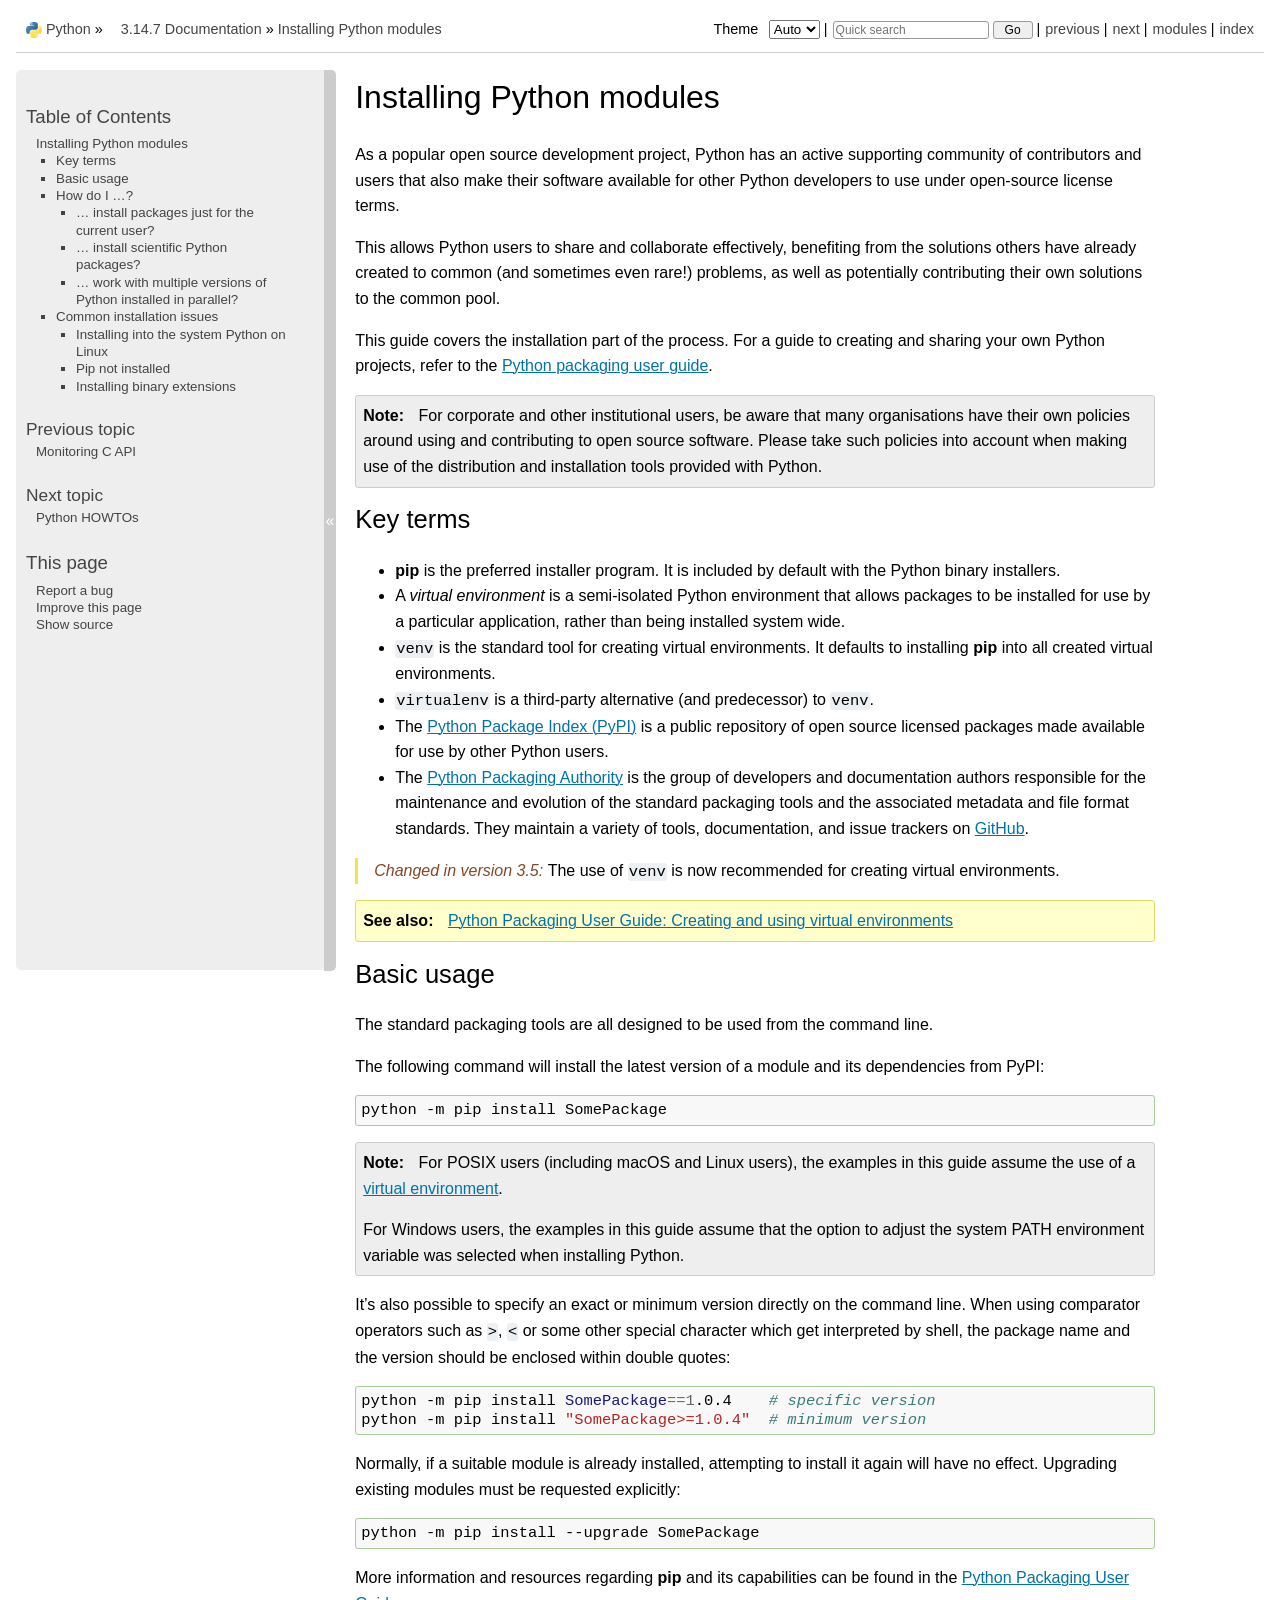
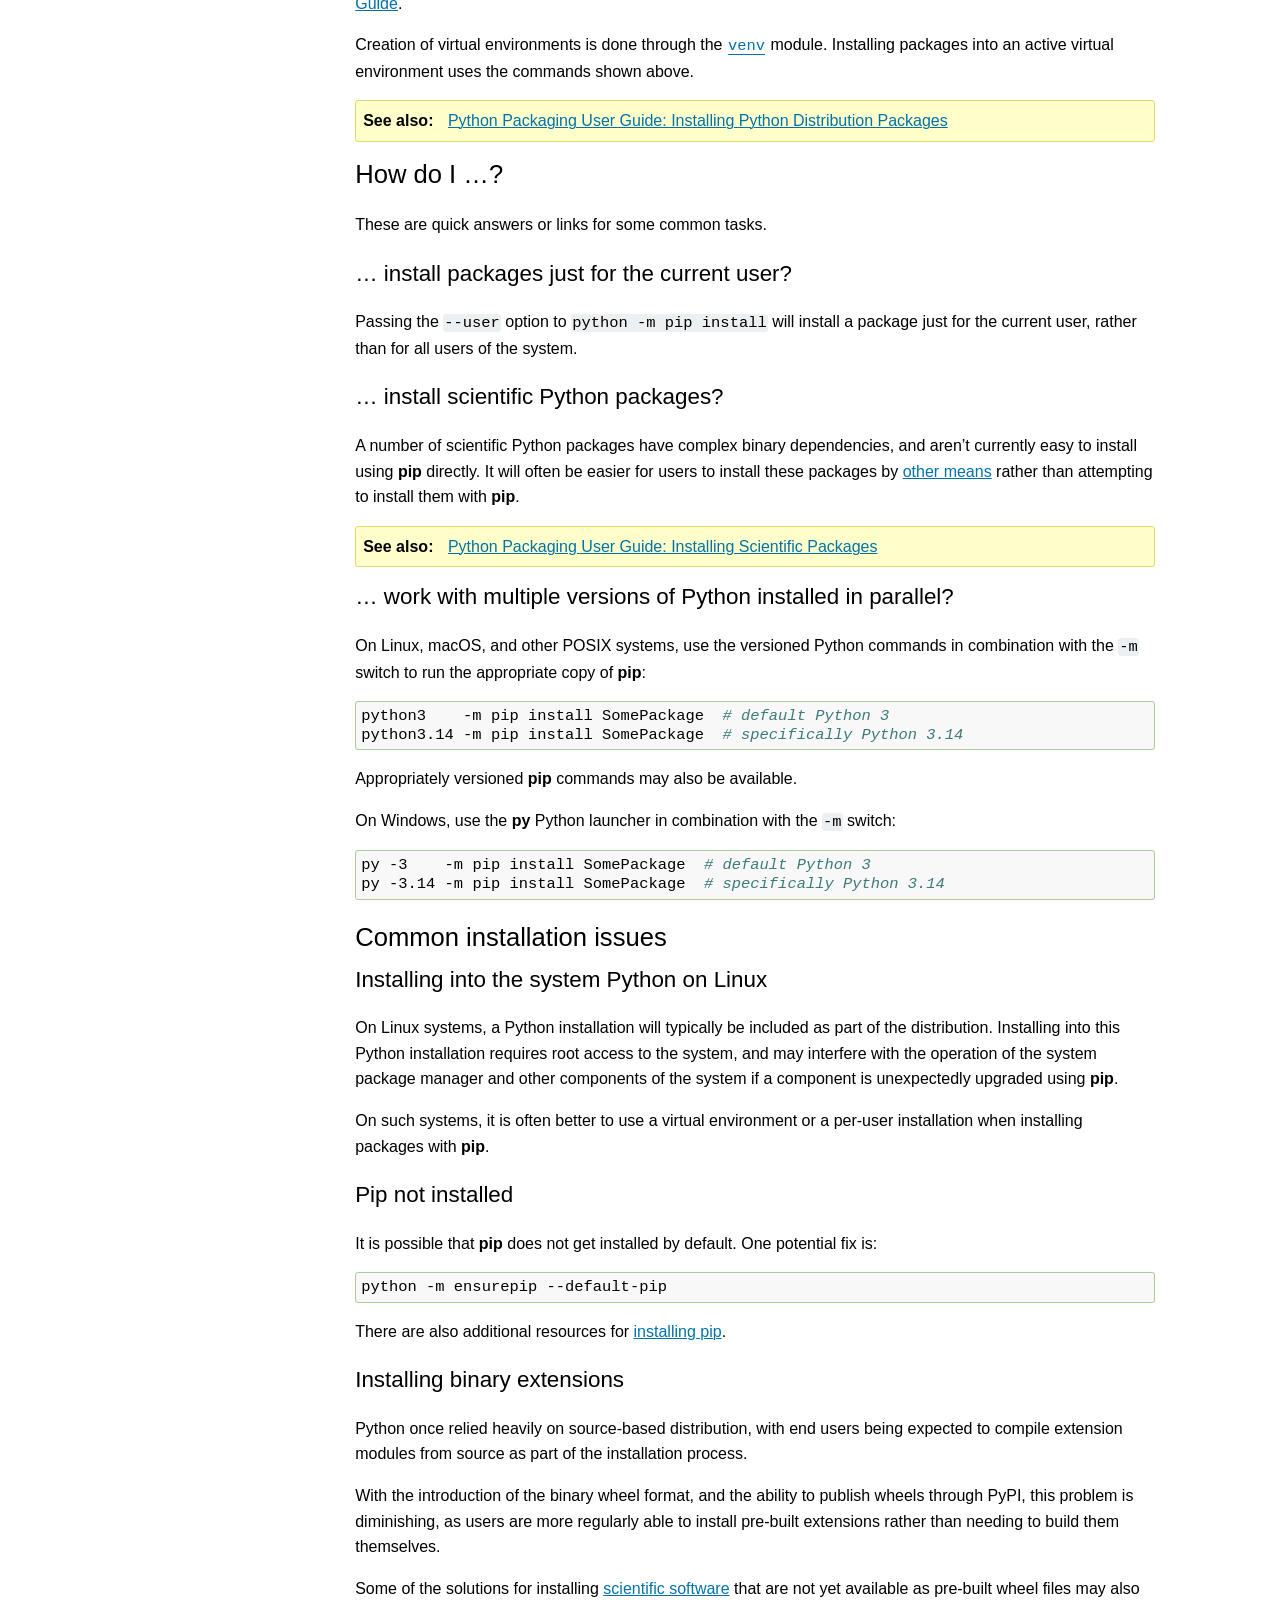
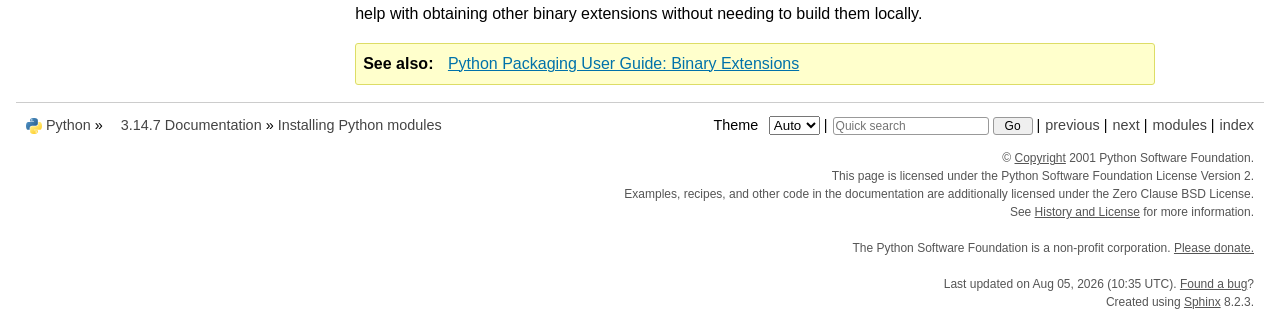
<file: ml/Python/pythoncore-3.14-64/Doc/html/installing/index.html>
<!DOCTYPE html>

<html lang="en" data-content_root="../">
  <head>
    <meta charset="utf-8" />
    <meta name="viewport" content="width=device-width, initial-scale=1.0" /><meta name="viewport" content="width=device-width, initial-scale=1" />
<meta property="og:title" content="Installing Python modules" />
<meta property="og:type" content="website" />
<meta property="og:url" content="https://docs.python.org/3/installing/index.html" />
<meta property="og:site_name" content="Python documentation" />
<meta property="og:description" content="As a popular open source development project, Python has an active supporting community of contributors and users that also make their software available for other Python developers to use under op..." />
<meta property="og:image" content="_static/og-image.png" />
<meta property="og:image:alt" content="Python documentation" />
<meta name="description" content="As a popular open source development project, Python has an active supporting community of contributors and users that also make their software available for other Python developers to use under op..." />
<meta name="theme-color" content="#3776ab">
<meta property="og:image:width" content="200">
<meta property="og:image:height" content="200">

    <title>Installing Python modules &#8212; Python 3.14.7 documentation</title><meta name="viewport" content="width=device-width, initial-scale=1.0">
    
    <link rel="stylesheet" type="text/css" href="../_static/pygments.css?v=b86133f3" />
    <link rel="stylesheet" type="text/css" href="../_static/classic.css?v=234b1a7c" />
    <link rel="stylesheet" type="text/css" href="../_static/pydoctheme.css?v=4365c8fe" />
    <link id="pygments_dark_css" media="(prefers-color-scheme: dark)" rel="stylesheet" type="text/css" href="../_static/pygments_dark.css?v=5349f25f" />
    
    <script src="../_static/documentation_options.js?v=2f7d2144"></script>
    <script src="../_static/doctools.js?v=9bcbadda"></script>
    <script src="../_static/sphinx_highlight.js?v=dc90522c"></script>
    
    <script src="../_static/sidebar.js"></script>
    
    <link rel="search" type="application/opensearchdescription+xml"
          title="Search within Python 3.14.7 documentation"
          href="../_static/opensearch.xml"/>
    <link rel="author" title="About these documents" href="../about.html" />
    <link rel="index" title="Index" href="../genindex.html" />
    <link rel="search" title="Search" href="../search.html" />
    <link rel="copyright" title="Copyright" href="../copyright.html" />
    <link rel="next" title="Python HOWTOs" href="../howto/index.html" />
    <link rel="prev" title="Monitoring C API" href="../c-api/monitoring.html" />
    
      
      <link rel="canonical" href="https://docs.python.org/3/installing/index.html">
      
    

    
    <style>
      @media only screen {
        table.full-width-table {
            width: 100%;
        }
      }
    </style>
<link rel="stylesheet" href="../_static/pydoctheme_dark.css" media="(prefers-color-scheme: dark)" id="pydoctheme_dark_css">
    <link rel="shortcut icon" type="image/png" href="../_static/py.svg">
            <script type="text/javascript" src="../_static/copybutton.js"></script>
            <script type="text/javascript" src="../_static/menu.js"></script>
            <script type="text/javascript" src="../_static/search-focus.js"></script>
            <script type="text/javascript" src="../_static/themetoggle.js"></script> 
            <script type="text/javascript" src="../_static/rtd_switcher.js"></script>
            <meta name="readthedocs-addons-api-version" content="1">

  </head>
<body>
<div class="mobile-nav">
    <input type="checkbox" id="menuToggler" class="toggler__input" aria-controls="navigation"
           aria-pressed="false" aria-expanded="false" role="button" aria-label="Menu">
    <nav class="nav-content" role="navigation">
        <label for="menuToggler" class="toggler__label">
            <span></span>
        </label>
        <span class="nav-items-wrapper">
            <a href="https://www.python.org/" class="nav-logo">
                <img src="../_static/py.svg" alt="Python logo">
            </a>
            <span class="version_switcher_placeholder"></span>
            <form role="search" class="search" action="../search.html" method="get">
                <svg xmlns="http://www.w3.org/2000/svg" width="20" height="20" viewBox="0 0 24 24" class="search-icon">
                    <path fill-rule="nonzero" fill="currentColor" d="M15.5 14h-.79l-.28-.27a6.5 6.5 0 001.48-5.34c-.47-2.78-2.79-5-5.59-5.34a6.505 6.505 0 00-7.27 7.27c.34 2.8 2.56 5.12 5.34 5.59a6.5 6.5 0 005.34-1.48l.27.28v.79l4.25 4.25c.41.41 1.08.41 1.49 0 .41-.41.41-1.08 0-1.49L15.5 14zm-6 0C7.01 14 5 11.99 5 9.5S7.01 5 9.5 5 14 7.01 14 9.5 11.99 14 9.5 14z"></path>
                </svg>
                <input placeholder="Quick search" aria-label="Quick search" type="search" name="q">
                <input type="submit" value="Go">
            </form>
        </span>
    </nav>
    <div class="menu-wrapper">
        <nav class="menu" role="navigation" aria-label="main navigation">
            <div class="language_switcher_placeholder"></div>
            
<label class="theme-selector-label">
    Theme
    <select class="theme-selector" oninput="activateTheme(this.value)">
        <option value="auto" selected>Auto</option>
        <option value="light">Light</option>
        <option value="dark">Dark</option>
    </select>
</label>
  <div>
    <h3><a href="../contents.html">Table of Contents</a></h3>
    <ul>
<li><a class="reference internal" href="#">Installing Python modules</a><ul>
<li><a class="reference internal" href="#key-terms">Key terms</a></li>
<li><a class="reference internal" href="#basic-usage">Basic usage</a></li>
<li><a class="reference internal" href="#how-do-i">How do I …?</a><ul>
<li><a class="reference internal" href="#install-packages-just-for-the-current-user">… install packages just for the current user?</a></li>
<li><a class="reference internal" href="#install-scientific-python-packages">… install scientific Python packages?</a></li>
<li><a class="reference internal" href="#work-with-multiple-versions-of-python-installed-in-parallel">… work with multiple versions of Python installed in parallel?</a></li>
</ul>
</li>
<li><a class="reference internal" href="#common-installation-issues">Common installation issues</a><ul>
<li><a class="reference internal" href="#installing-into-the-system-python-on-linux">Installing into the system Python on Linux</a></li>
<li><a class="reference internal" href="#pip-not-installed">Pip not installed</a></li>
<li><a class="reference internal" href="#installing-binary-extensions">Installing binary extensions</a></li>
</ul>
</li>
</ul>
</li>
</ul>

  </div>
  <div>
    <h4>Previous topic</h4>
    <p class="topless"><a href="../c-api/monitoring.html"
                          title="previous chapter">Monitoring C API</a></p>
  </div>
  <div>
    <h4>Next topic</h4>
    <p class="topless"><a href="../howto/index.html"
                          title="next chapter">Python HOWTOs</a></p>
  </div>
  <script>
    document.addEventListener('DOMContentLoaded', () => {
        const title = document.querySelector('meta[property="og:title"]').content;
        const elements = document.querySelectorAll('.improvepage');
        const pageurl = window.location.href.split('?')[0];
        elements.forEach(element => {
            const url = new URL(element.href.split('?')[0].replace("-nojs", ""));
            url.searchParams.set('pagetitle', title);
            url.searchParams.set('pageurl', pageurl);
            url.searchParams.set('pagesource', "installing/index.rst");
            element.href = url.toString();
        });
    });
  </script>
  <div role="note" aria-label="source link">
    <h3>This page</h3>
    <ul class="this-page-menu">
      <li><a href="../bugs.html">Report a bug</a></li>
      <li><a class="improvepage" href="../improve-page-nojs.html">Improve this page</a></li>
      <li>
        <a href="https://github.com/python/cpython/blob/main/Doc/installing/index.rst?plain=1"
            rel="nofollow">Show source
        </a>
      </li>
      
    </ul>
  </div>
        </nav>
    </div>
</div>

  
    <div class="related" role="navigation" aria-label="Related">
      <h3>Navigation</h3>
      <ul>
        <li class="right" style="margin-right: 10px">
          <a href="../genindex.html" title="General Index"
             accesskey="I">index</a></li>
        <li class="right" >
          <a href="../py-modindex.html" title="Python Module Index"
             >modules</a> |</li>
        <li class="right" >
          <a href="../howto/index.html" title="Python HOWTOs"
             accesskey="N">next</a> |</li>
        <li class="right" >
          <a href="../c-api/monitoring.html" title="Monitoring C API"
             accesskey="P">previous</a> |</li>

          <li><img src="../_static/py.svg" alt="Python logo" style="vertical-align: middle; margin-top: -1px"></li>
          <li><a href="https://www.python.org/">Python</a> &#187;</li>
          <li class="switchers">
            <div class="language_switcher_placeholder"></div>
            <div class="version_switcher_placeholder"></div>
          </li>
          <li>
              
          </li>
    <li id="cpython-language-and-version">
      <a href="../index.html">3.14.7 Documentation</a> &#187;
    </li>

        <li class="nav-item nav-item-this"><a href="">Installing Python modules</a></li>
                <li class="right">
                    

    <div class="inline-search" role="search">
        <form class="inline-search" action="../search.html" method="get">
          <input placeholder="Quick search" aria-label="Quick search" type="search" name="q" id="search-box">
          <input type="submit" value="Go">
        </form>
    </div>
                     |
                </li>
            <li class="right">
<label class="theme-selector-label">
    Theme
    <select class="theme-selector" oninput="activateTheme(this.value)">
        <option value="auto" selected>Auto</option>
        <option value="light">Light</option>
        <option value="dark">Dark</option>
    </select>
</label> |</li>
            
      </ul>
    </div>    

    <div class="document">
      <div class="documentwrapper">
        <div class="bodywrapper">
          <div class="body" role="main">
            
  <section id="installing-python-modules">
<span id="installing-index"></span><h1>Installing Python modules<a class="headerlink" href="#installing-python-modules" title="Link to this heading">¶</a></h1>
<p>As a popular open source development project, Python has an active
supporting community of contributors and users that also make their software
available for other Python developers to use under open-source license terms.</p>
<p>This allows Python users to share and collaborate effectively, benefiting
from the solutions others have already created to common (and sometimes
even rare!) problems, as well as potentially contributing their own
solutions to the common pool.</p>
<p>This guide covers the installation part of the process. For a guide to
creating and sharing your own Python projects, refer to the
<a class="reference external" href="https://packaging.python.org/en/latest/tutorials/packaging-projects/">Python packaging user guide</a>.</p>
<div class="admonition note">
<p class="admonition-title">Note</p>
<p>For corporate and other institutional users, be aware that many
organisations have their own policies around using and contributing to
open source software. Please take such policies into account when making
use of the distribution and installation tools provided with Python.</p>
</div>
<section id="key-terms">
<h2>Key terms<a class="headerlink" href="#key-terms" title="Link to this heading">¶</a></h2>
<ul class="simple">
<li><p><strong class="program">pip</strong> is the preferred installer program. It
is included by default with the Python binary installers.</p></li>
<li><p>A <em>virtual environment</em> is a semi-isolated Python environment that allows
packages to be installed for use by a particular application, rather than
being installed system wide.</p></li>
<li><p><code class="docutils literal notranslate"><span class="pre">venv</span></code> is the standard tool for creating virtual environments.
It defaults to installing <strong class="program">pip</strong> into all created virtual environments.</p></li>
<li><p><code class="docutils literal notranslate"><span class="pre">virtualenv</span></code> is a third-party alternative (and predecessor) to
<code class="docutils literal notranslate"><span class="pre">venv</span></code>.</p></li>
<li><p>The <a class="reference external" href="https://pypi.org">Python Package Index (PyPI)</a> is a public
repository of open source licensed packages made available for use by
other Python users.</p></li>
<li><p>The <a class="reference external" href="https://www.pypa.io/">Python Packaging Authority</a> is the group of
developers and documentation authors responsible for the maintenance and
evolution of the standard packaging tools and the associated metadata and
file format standards. They maintain a variety of tools, documentation,
and issue trackers on <a class="reference external" href="https://github.com/pypa">GitHub</a>.</p></li>
</ul>
<div class="versionchanged">
<p><span class="versionmodified changed">Changed in version 3.5: </span>The use of <code class="docutils literal notranslate"><span class="pre">venv</span></code> is now recommended for creating virtual environments.</p>
</div>
<div class="admonition seealso">
<p class="admonition-title">See also</p>
<p><a class="reference external" href="https://packaging.python.org/installing/#creating-virtual-environments">Python Packaging User Guide: Creating and using virtual environments</a></p>
</div>
</section>
<section id="basic-usage">
<h2>Basic usage<a class="headerlink" href="#basic-usage" title="Link to this heading">¶</a></h2>
<p>The standard packaging tools are all designed to be used from the command
line.</p>
<p>The following command will install the latest version of a module and its
dependencies from PyPI:</p>
<div class="highlight-shell notranslate"><div class="highlight"><pre><span></span>python<span class="w"> </span>-m<span class="w"> </span>pip<span class="w"> </span>install<span class="w"> </span>SomePackage
</pre></div>
</div>
<div class="admonition note">
<p class="admonition-title">Note</p>
<p>For POSIX users (including macOS and Linux users), the examples in
this guide assume the use of a <a class="reference internal" href="../glossary.html#term-virtual-environment"><span class="xref std std-term">virtual environment</span></a>.</p>
<p>For Windows users, the examples in this guide assume that the option to
adjust the system PATH environment variable was selected when installing
Python.</p>
</div>
<p>It’s also possible to specify an exact or minimum version directly on the
command line. When using comparator operators such as <code class="docutils literal notranslate"><span class="pre">&gt;</span></code>, <code class="docutils literal notranslate"><span class="pre">&lt;</span></code> or some other
special character which get interpreted by shell, the package name and the
version should be enclosed within double quotes:</p>
<div class="highlight-shell notranslate"><div class="highlight"><pre><span></span>python<span class="w"> </span>-m<span class="w"> </span>pip<span class="w"> </span>install<span class="w"> </span><span class="nv">SomePackage</span><span class="o">==</span><span class="m">1</span>.0.4<span class="w">    </span><span class="c1"># specific version</span>
python<span class="w"> </span>-m<span class="w"> </span>pip<span class="w"> </span>install<span class="w"> </span><span class="s2">&quot;SomePackage&gt;=1.0.4&quot;</span><span class="w">  </span><span class="c1"># minimum version</span>
</pre></div>
</div>
<p>Normally, if a suitable module is already installed, attempting to install
it again will have no effect. Upgrading existing modules must be requested
explicitly:</p>
<div class="highlight-shell notranslate"><div class="highlight"><pre><span></span>python<span class="w"> </span>-m<span class="w"> </span>pip<span class="w"> </span>install<span class="w"> </span>--upgrade<span class="w"> </span>SomePackage
</pre></div>
</div>
<p>More information and resources regarding <strong class="program">pip</strong> and its capabilities can be
found in the <a class="reference external" href="https://packaging.python.org">Python Packaging User Guide</a>.</p>
<p>Creation of virtual environments is done through the <a class="reference internal" href="../library/venv.html#module-venv" title="venv: Creation of virtual environments."><code class="xref py py-mod docutils literal notranslate"><span class="pre">venv</span></code></a> module.
Installing packages into an active virtual environment uses the commands shown
above.</p>
<div class="admonition seealso">
<p class="admonition-title">See also</p>
<p><a class="reference external" href="https://packaging.python.org/installing/">Python Packaging User Guide: Installing Python Distribution Packages</a></p>
</div>
</section>
<section id="how-do-i">
<h2>How do I …?<a class="headerlink" href="#how-do-i" title="Link to this heading">¶</a></h2>
<p>These are quick answers or links for some common tasks.</p>
<section id="install-packages-just-for-the-current-user">
<h3>… install packages just for the current user?<a class="headerlink" href="#install-packages-just-for-the-current-user" title="Link to this heading">¶</a></h3>
<p>Passing the <code class="docutils literal notranslate"><span class="pre">--user</span></code> option to <code class="docutils literal notranslate"><span class="pre">python</span> <span class="pre">-m</span> <span class="pre">pip</span> <span class="pre">install</span></code> will install a
package just for the current user, rather than for all users of the system.</p>
</section>
<section id="install-scientific-python-packages">
<h3>… install scientific Python packages?<a class="headerlink" href="#install-scientific-python-packages" title="Link to this heading">¶</a></h3>
<p>A number of scientific Python packages have complex binary dependencies, and
aren’t currently easy to install using <strong class="program">pip</strong> directly.
It will often be easier for users to install these packages by
<a class="reference external" href="https://packaging.python.org/science/">other means</a>
rather than attempting to install them with <strong class="program">pip</strong>.</p>
<div class="admonition seealso">
<p class="admonition-title">See also</p>
<p><a class="reference external" href="https://packaging.python.org/science/">Python Packaging User Guide: Installing Scientific Packages</a></p>
</div>
</section>
<section id="work-with-multiple-versions-of-python-installed-in-parallel">
<h3>… work with multiple versions of Python installed in parallel?<a class="headerlink" href="#work-with-multiple-versions-of-python-installed-in-parallel" title="Link to this heading">¶</a></h3>
<p>On Linux, macOS, and other POSIX systems, use the versioned Python commands
in combination with the <code class="docutils literal notranslate"><span class="pre">-m</span></code> switch to run the appropriate copy of
<strong class="program">pip</strong>:</p>
<div class="highlight-shell notranslate"><div class="highlight"><pre><span></span>python3<span class="w">    </span>-m<span class="w"> </span>pip<span class="w"> </span>install<span class="w"> </span>SomePackage<span class="w">  </span><span class="c1"># default Python 3</span>
python3.14<span class="w"> </span>-m<span class="w"> </span>pip<span class="w"> </span>install<span class="w"> </span>SomePackage<span class="w">  </span><span class="c1"># specifically Python 3.14</span>
</pre></div>
</div>
<p>Appropriately versioned <strong class="program">pip</strong> commands may also be available.</p>
<p>On Windows, use the <strong class="program">py</strong> Python launcher in combination with the <code class="docutils literal notranslate"><span class="pre">-m</span></code>
switch:</p>
<div class="highlight-shell notranslate"><div class="highlight"><pre><span></span>py<span class="w"> </span>-3<span class="w">    </span>-m<span class="w"> </span>pip<span class="w"> </span>install<span class="w"> </span>SomePackage<span class="w">  </span><span class="c1"># default Python 3</span>
py<span class="w"> </span>-3.14<span class="w"> </span>-m<span class="w"> </span>pip<span class="w"> </span>install<span class="w"> </span>SomePackage<span class="w">  </span><span class="c1"># specifically Python 3.14</span>
</pre></div>
</div>
</section>
</section>
<section id="common-installation-issues">
<h2>Common installation issues<a class="headerlink" href="#common-installation-issues" title="Link to this heading">¶</a></h2>
<section id="installing-into-the-system-python-on-linux">
<h3>Installing into the system Python on Linux<a class="headerlink" href="#installing-into-the-system-python-on-linux" title="Link to this heading">¶</a></h3>
<p>On Linux systems, a Python installation will typically be included as part
of the distribution. Installing into this Python installation requires
root access to the system, and may interfere with the operation of the
system package manager and other components of the system if a component
is unexpectedly upgraded using <strong class="program">pip</strong>.</p>
<p>On such systems, it is often better to use a virtual environment or a
per-user installation when installing packages with <strong class="program">pip</strong>.</p>
</section>
<section id="pip-not-installed">
<h3>Pip not installed<a class="headerlink" href="#pip-not-installed" title="Link to this heading">¶</a></h3>
<p>It is possible that <strong class="program">pip</strong> does not get installed by default. One potential fix is:</p>
<div class="highlight-shell notranslate"><div class="highlight"><pre><span></span>python<span class="w"> </span>-m<span class="w"> </span>ensurepip<span class="w"> </span>--default-pip
</pre></div>
</div>
<p>There are also additional resources for <a class="reference external" href="https://packaging.python.org/en/latest/tutorials/installing-packages/#ensure-pip-setuptools-and-wheel-are-up-to-date">installing pip</a>.</p>
</section>
<section id="installing-binary-extensions">
<h3>Installing binary extensions<a class="headerlink" href="#installing-binary-extensions" title="Link to this heading">¶</a></h3>
<p>Python once relied heavily on source-based distribution, with end
users being expected to compile extension modules from source as part of
the installation process.</p>
<p>With the introduction of the binary wheel format, and the
ability to publish wheels through PyPI, this problem is diminishing,
as users are more regularly able to install pre-built extensions rather
than needing to build them themselves.</p>
<p>Some of the solutions for installing <a class="reference external" href="https://packaging.python.org/science/">scientific software</a>
that are not yet available as pre-built wheel files may also help with
obtaining other binary extensions without needing to build them locally.</p>
<div class="admonition seealso">
<p class="admonition-title">See also</p>
<p><a class="reference external" href="https://packaging.python.org/extensions/">Python Packaging User Guide: Binary Extensions</a></p>
</div>
</section>
</section>
</section>


            <div class="clearer"></div>
          </div>
        </div>
      </div>
      <div class="sphinxsidebar" role="navigation" aria-label="Main">
        <div class="sphinxsidebarwrapper">
  <div>
    <h3><a href="../contents.html">Table of Contents</a></h3>
    <ul>
<li><a class="reference internal" href="#">Installing Python modules</a><ul>
<li><a class="reference internal" href="#key-terms">Key terms</a></li>
<li><a class="reference internal" href="#basic-usage">Basic usage</a></li>
<li><a class="reference internal" href="#how-do-i">How do I …?</a><ul>
<li><a class="reference internal" href="#install-packages-just-for-the-current-user">… install packages just for the current user?</a></li>
<li><a class="reference internal" href="#install-scientific-python-packages">… install scientific Python packages?</a></li>
<li><a class="reference internal" href="#work-with-multiple-versions-of-python-installed-in-parallel">… work with multiple versions of Python installed in parallel?</a></li>
</ul>
</li>
<li><a class="reference internal" href="#common-installation-issues">Common installation issues</a><ul>
<li><a class="reference internal" href="#installing-into-the-system-python-on-linux">Installing into the system Python on Linux</a></li>
<li><a class="reference internal" href="#pip-not-installed">Pip not installed</a></li>
<li><a class="reference internal" href="#installing-binary-extensions">Installing binary extensions</a></li>
</ul>
</li>
</ul>
</li>
</ul>

  </div>
  <div>
    <h4>Previous topic</h4>
    <p class="topless"><a href="../c-api/monitoring.html"
                          title="previous chapter">Monitoring C API</a></p>
  </div>
  <div>
    <h4>Next topic</h4>
    <p class="topless"><a href="../howto/index.html"
                          title="next chapter">Python HOWTOs</a></p>
  </div>
  <script>
    document.addEventListener('DOMContentLoaded', () => {
        const title = document.querySelector('meta[property="og:title"]').content;
        const elements = document.querySelectorAll('.improvepage');
        const pageurl = window.location.href.split('?')[0];
        elements.forEach(element => {
            const url = new URL(element.href.split('?')[0].replace("-nojs", ""));
            url.searchParams.set('pagetitle', title);
            url.searchParams.set('pageurl', pageurl);
            url.searchParams.set('pagesource', "installing/index.rst");
            element.href = url.toString();
        });
    });
  </script>
  <div role="note" aria-label="source link">
    <h3>This page</h3>
    <ul class="this-page-menu">
      <li><a href="../bugs.html">Report a bug</a></li>
      <li><a class="improvepage" href="../improve-page-nojs.html">Improve this page</a></li>
      <li>
        <a href="https://github.com/python/cpython/blob/main/Doc/installing/index.rst?plain=1"
            rel="nofollow">Show source
        </a>
      </li>
      
    </ul>
  </div>
        </div>
<div id="sidebarbutton" title="Collapse sidebar">
<span>«</span>
</div>

      </div>
      <div class="clearer"></div>
    </div>  
    <div class="related" role="navigation" aria-label="Related">
      <h3>Navigation</h3>
      <ul>
        <li class="right" style="margin-right: 10px">
          <a href="../genindex.html" title="General Index"
             >index</a></li>
        <li class="right" >
          <a href="../py-modindex.html" title="Python Module Index"
             >modules</a> |</li>
        <li class="right" >
          <a href="../howto/index.html" title="Python HOWTOs"
             >next</a> |</li>
        <li class="right" >
          <a href="../c-api/monitoring.html" title="Monitoring C API"
             >previous</a> |</li>

          <li><img src="../_static/py.svg" alt="Python logo" style="vertical-align: middle; margin-top: -1px"></li>
          <li><a href="https://www.python.org/">Python</a> &#187;</li>
          <li class="switchers">
            <div class="language_switcher_placeholder"></div>
            <div class="version_switcher_placeholder"></div>
          </li>
          <li>
              
          </li>
    <li id="cpython-language-and-version">
      <a href="../index.html">3.14.7 Documentation</a> &#187;
    </li>

        <li class="nav-item nav-item-this"><a href="">Installing Python modules</a></li>
                <li class="right">
                    

    <div class="inline-search" role="search">
        <form class="inline-search" action="../search.html" method="get">
          <input placeholder="Quick search" aria-label="Quick search" type="search" name="q" id="search-box">
          <input type="submit" value="Go">
        </form>
    </div>
                     |
                </li>
            <li class="right">
<label class="theme-selector-label">
    Theme
    <select class="theme-selector" oninput="activateTheme(this.value)">
        <option value="auto" selected>Auto</option>
        <option value="light">Light</option>
        <option value="dark">Dark</option>
    </select>
</label> |</li>
            
      </ul>
    </div>  
    <div class="footer">
    &copy; <a href="../copyright.html">Copyright</a> 2001 Python Software Foundation.
    <br>
    This page is licensed under the Python Software Foundation License Version 2.
    <br>
    Examples, recipes, and other code in the documentation are additionally licensed under the Zero Clause BSD License.
    <br>
    
      See <a href="/license.html">History and License</a> for more information.<br>
    
    
    <br>

    The Python Software Foundation is a non-profit corporation.
<a href="https://www.python.org/psf/donations/">Please donate.</a>
<br>
    <br>
      Last updated on Aug 05, 2026 (10:35 UTC).
    
      <a href="/bugs.html">Found a bug</a>?
    
    <br>

    Created using <a href="https://www.sphinx-doc.org/">Sphinx</a> 8.2.3.
    </div>

  </body>
</html>
</file>
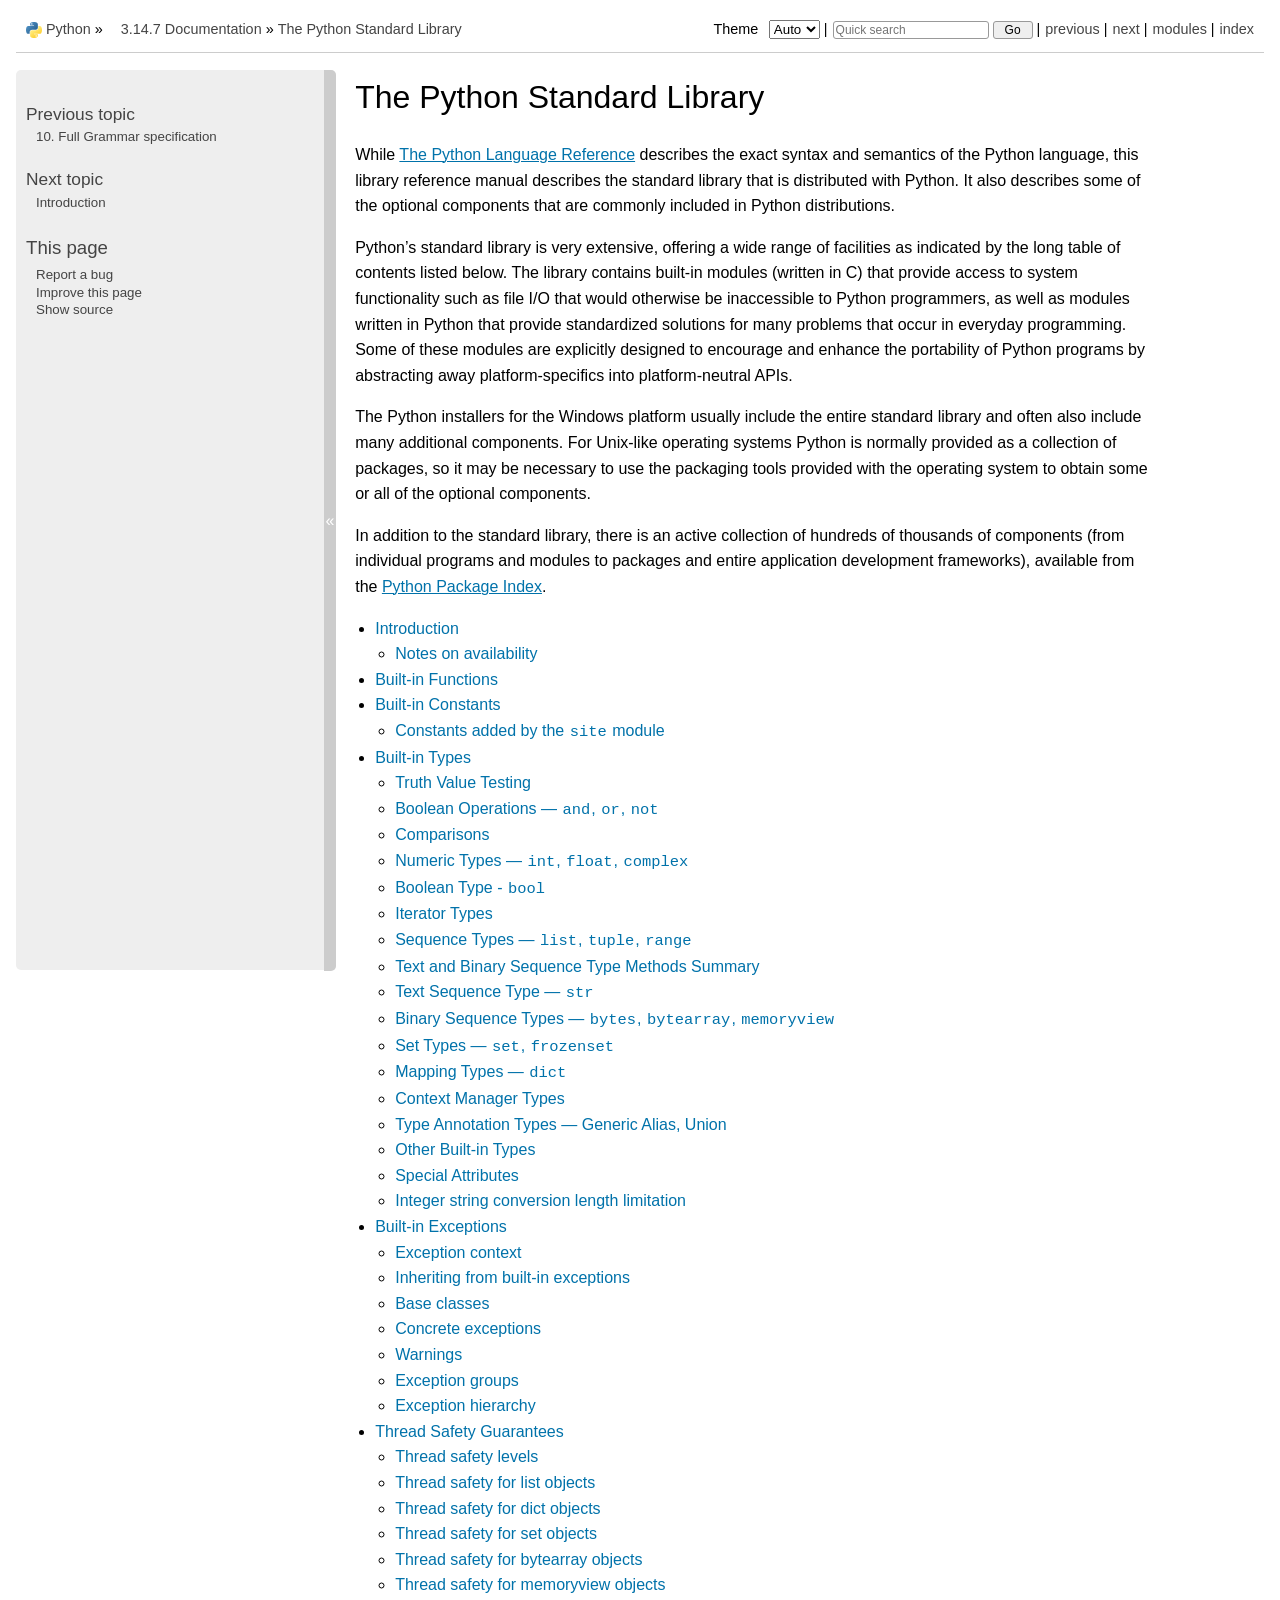
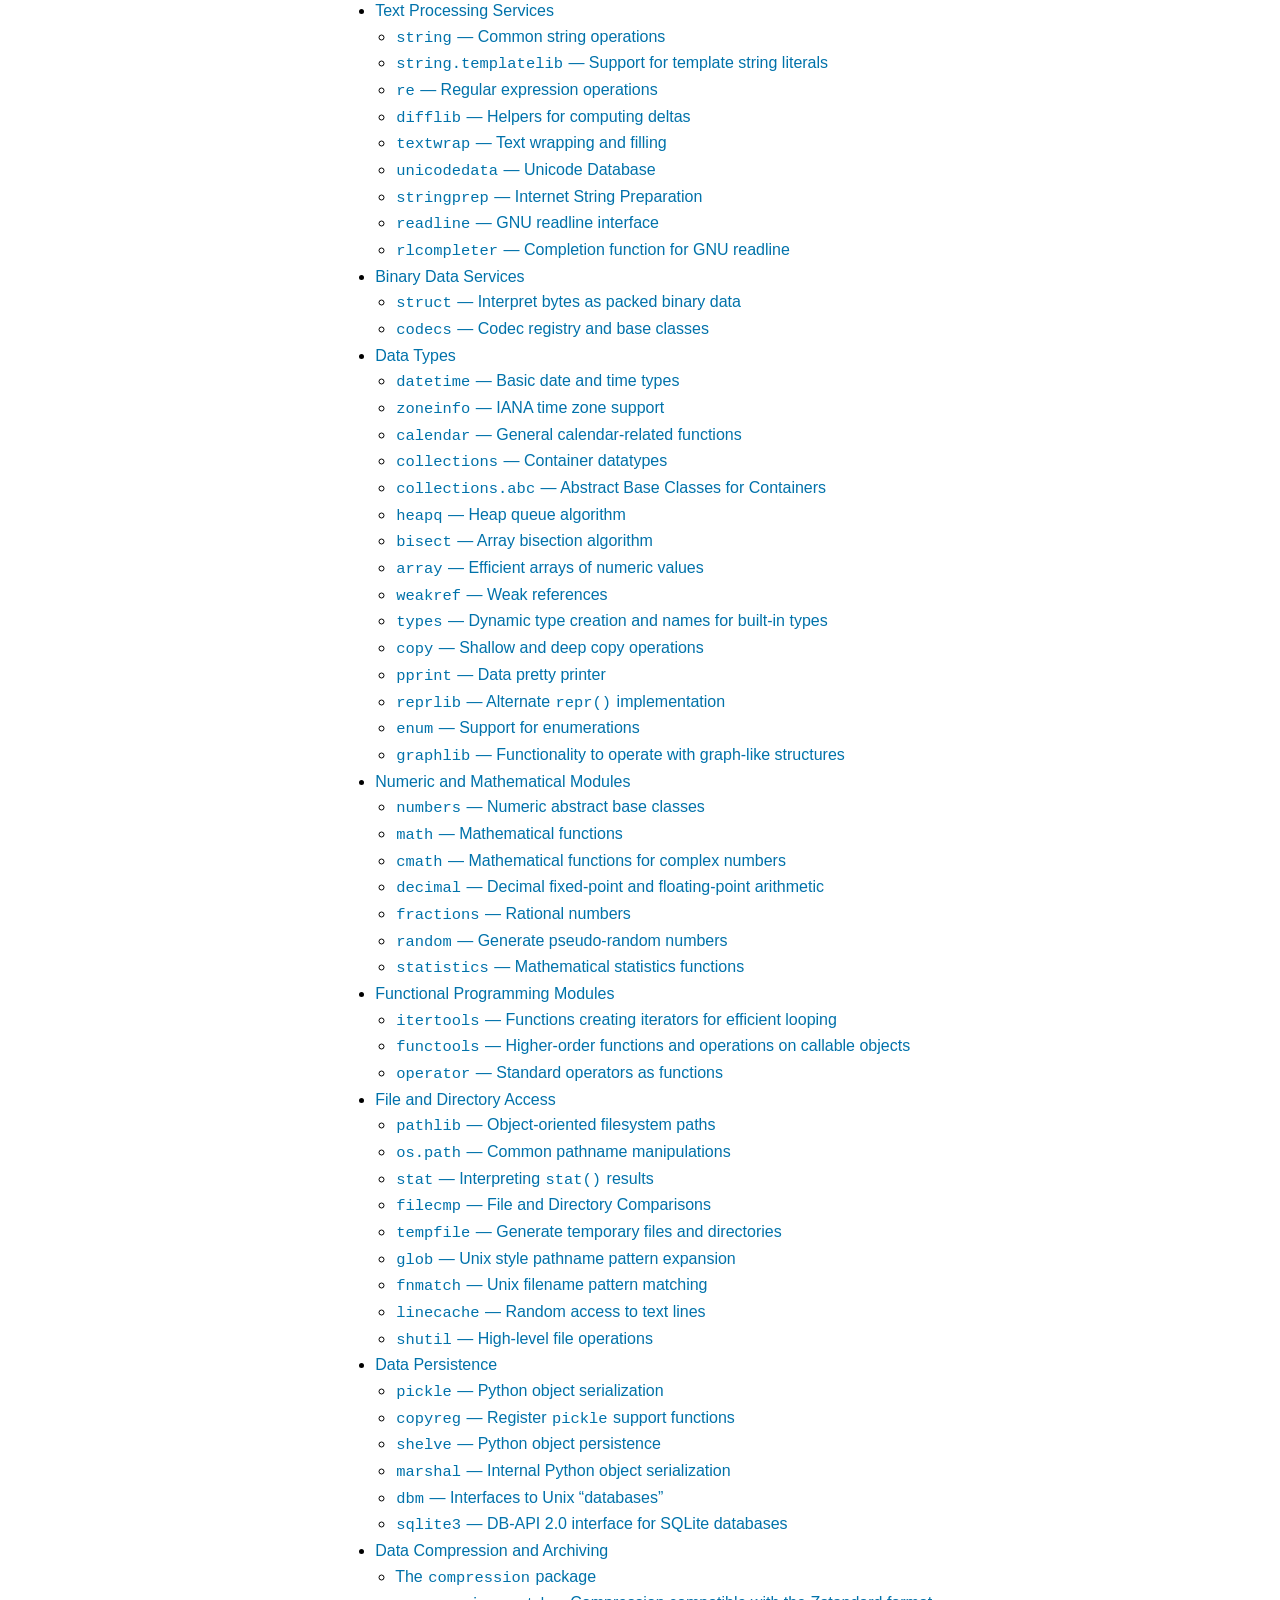
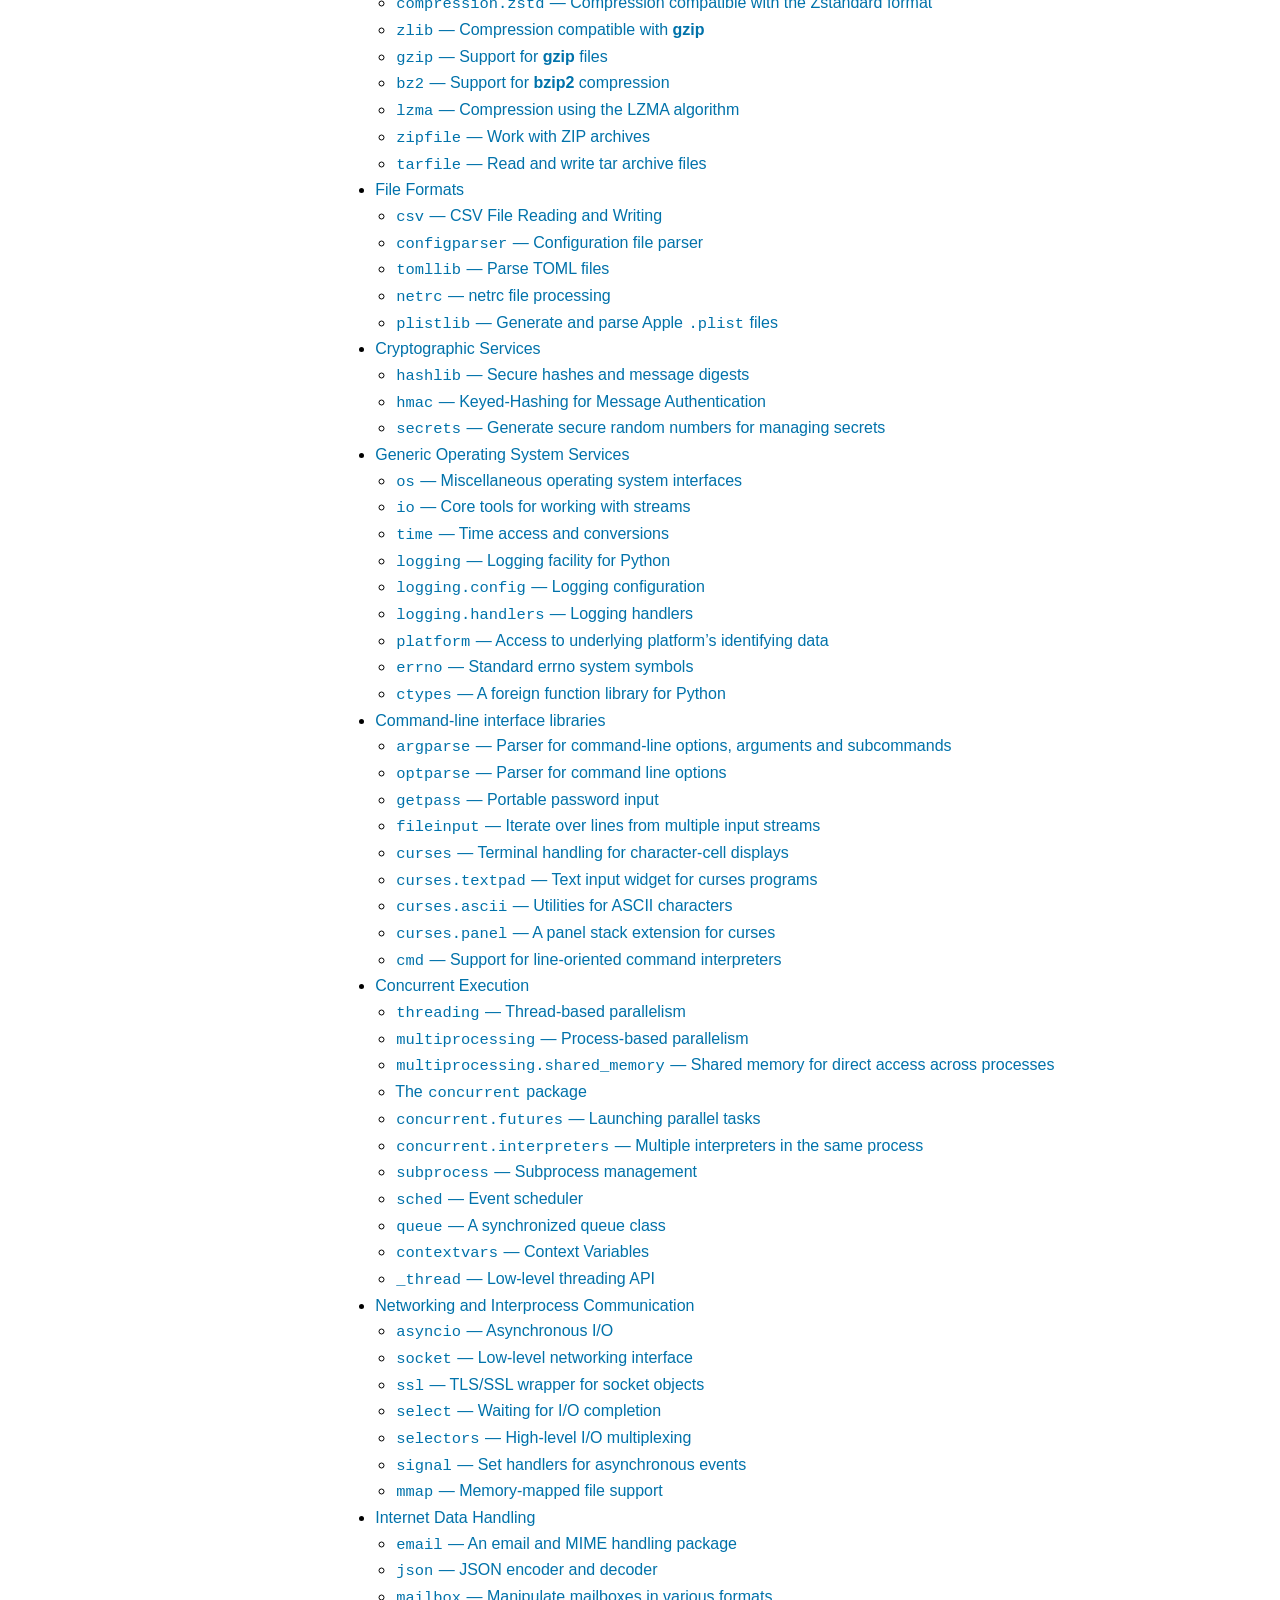
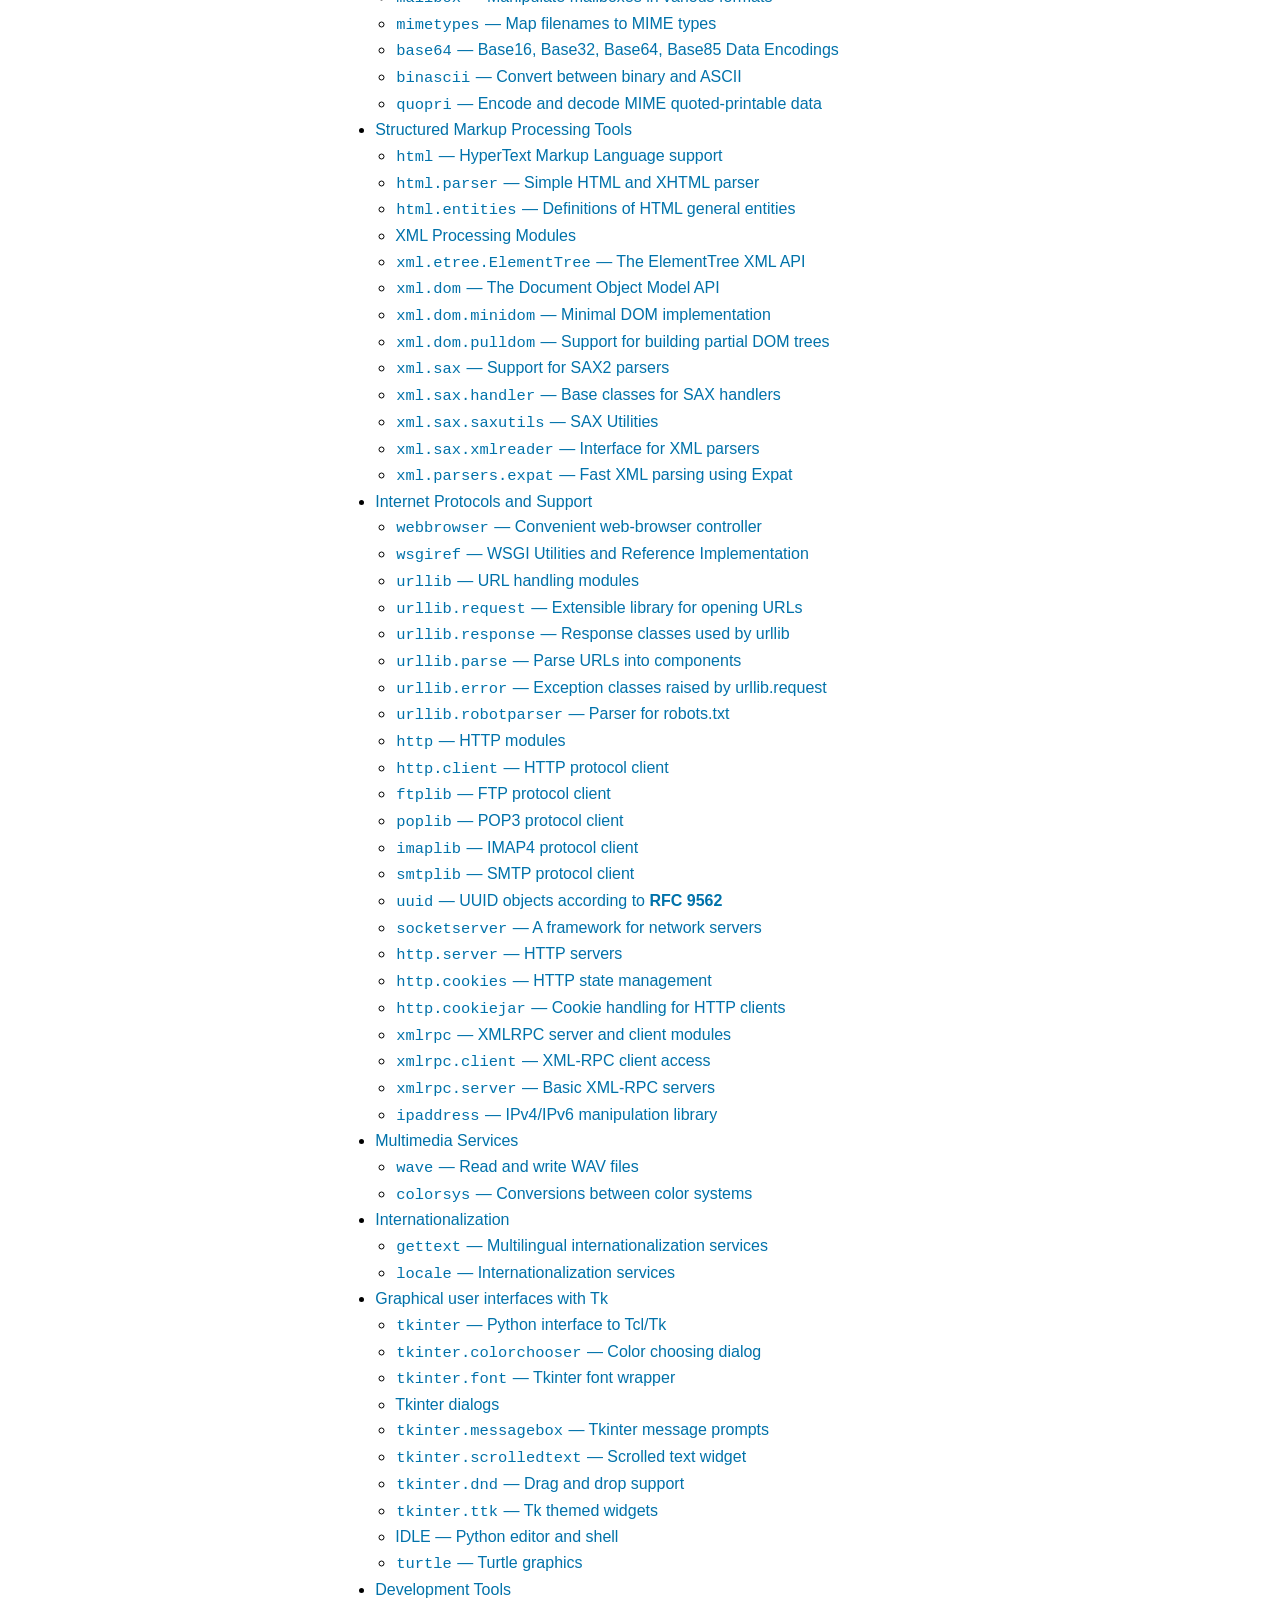
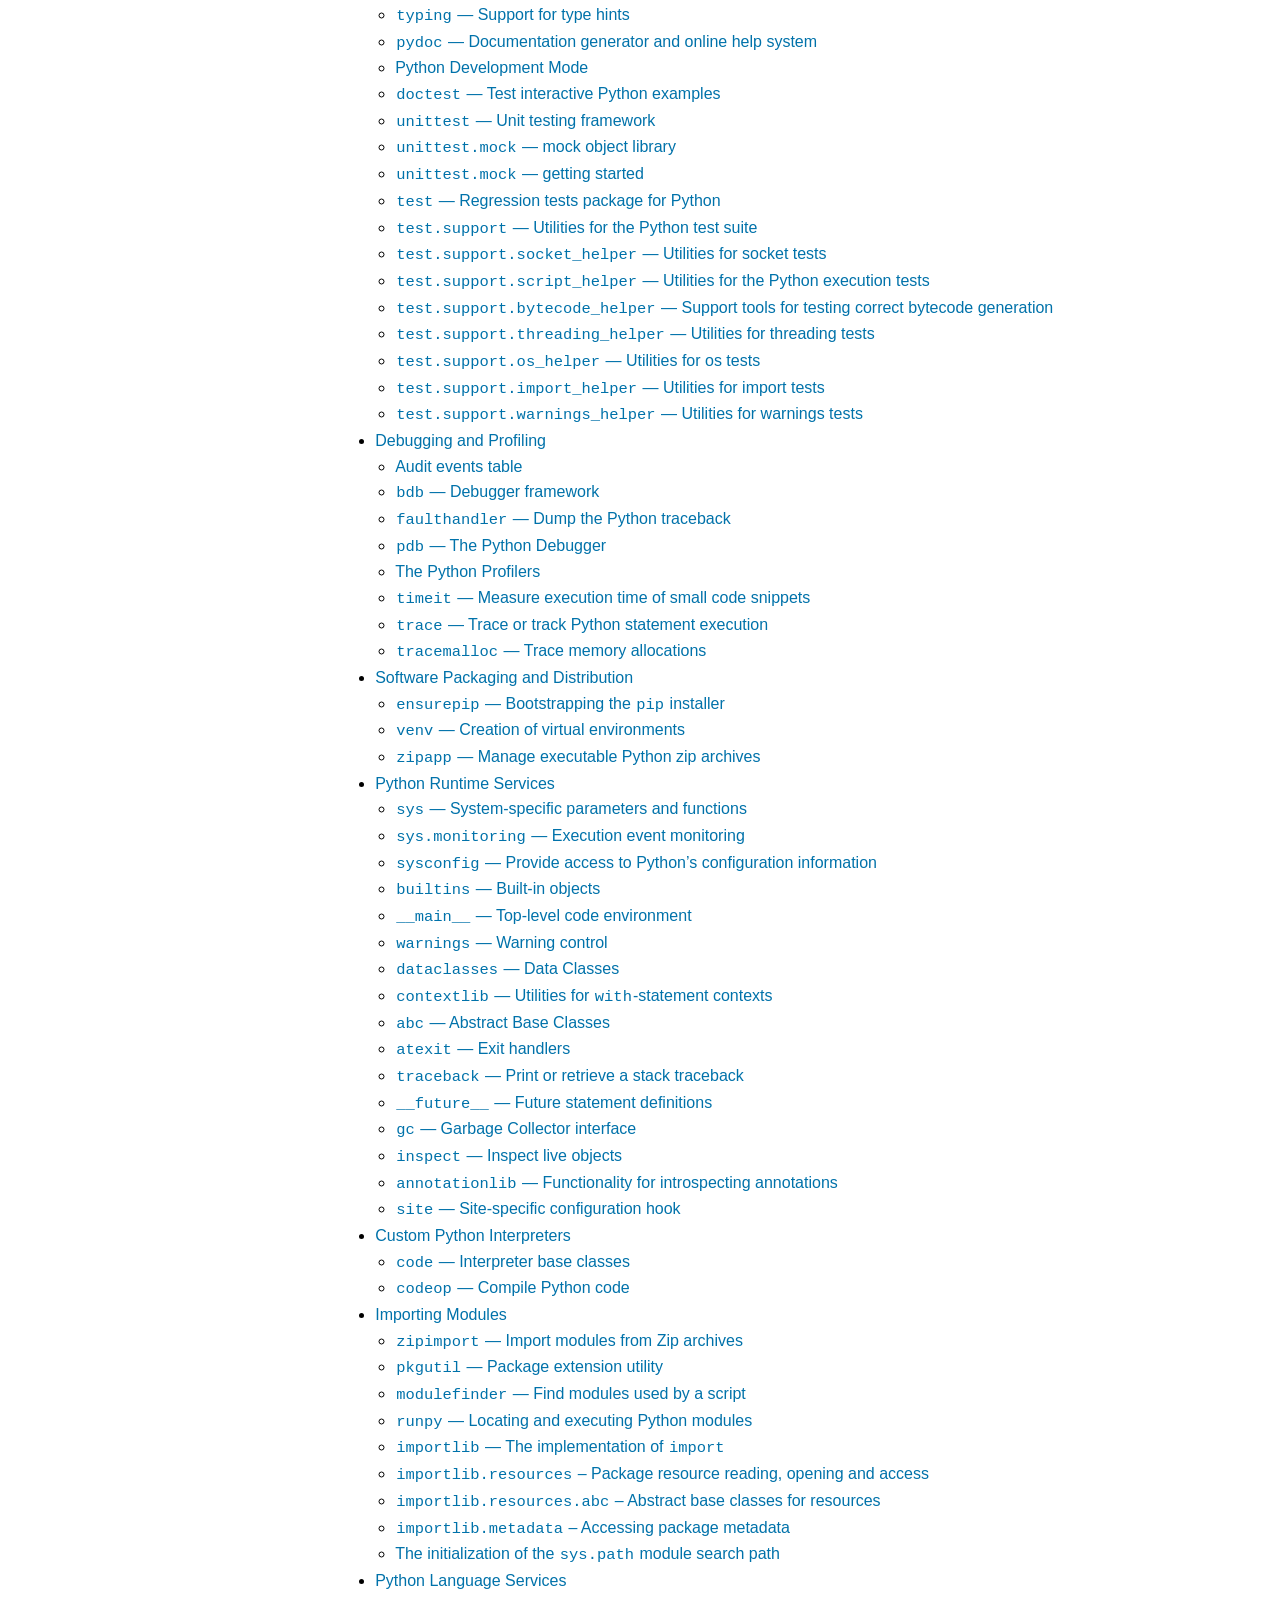
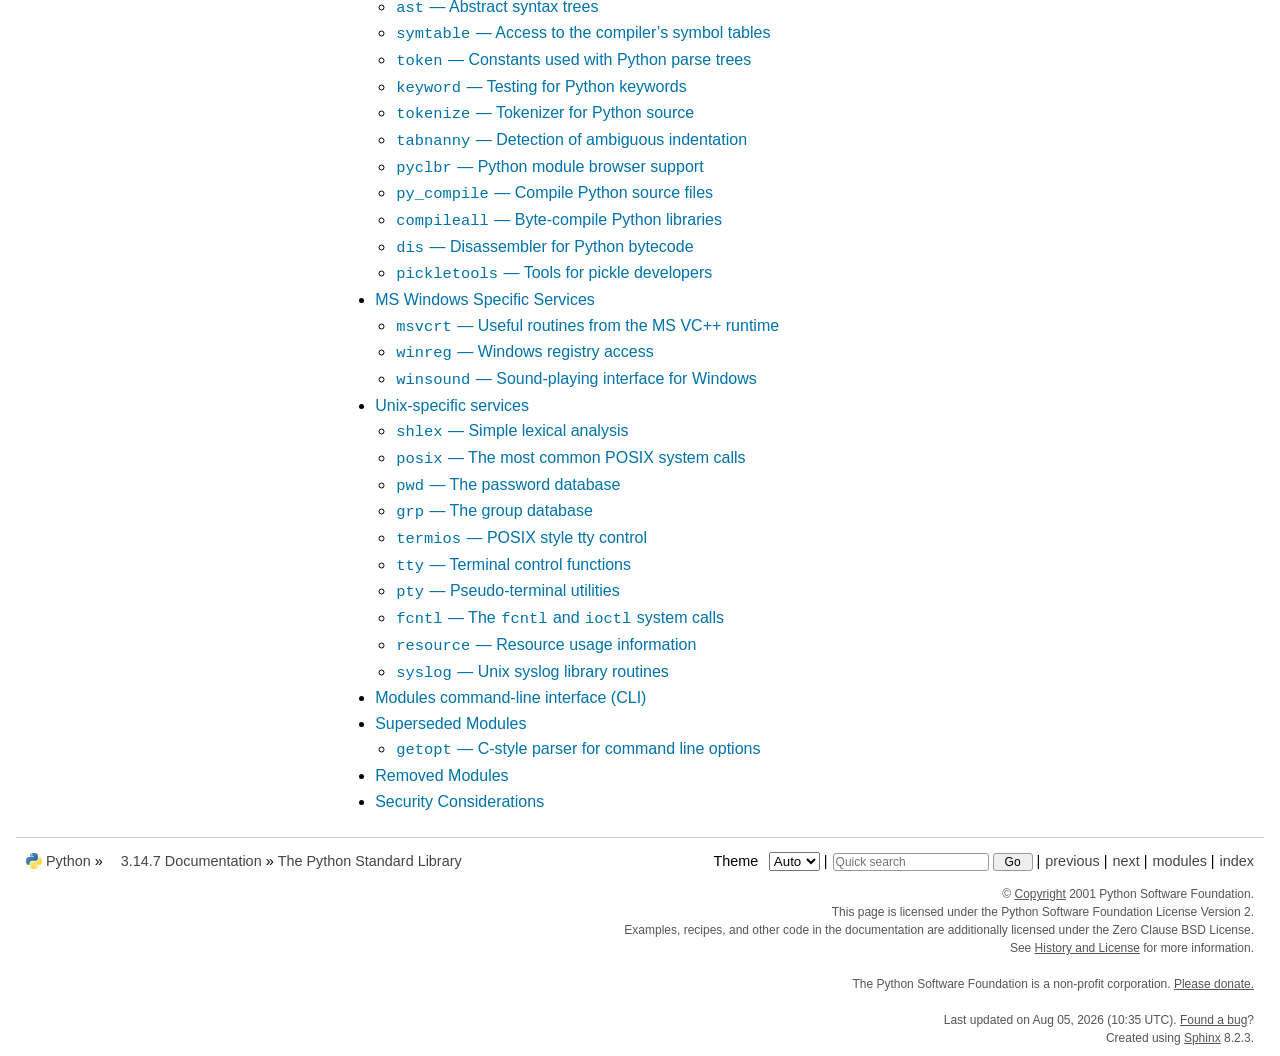
<file: ml/Python/pythoncore-3.14-64/Doc/html/library/index.html>
<!DOCTYPE html>

<html lang="en" data-content_root="../">
  <head>
    <meta charset="utf-8" />
    <meta name="viewport" content="width=device-width, initial-scale=1.0" /><meta name="viewport" content="width=device-width, initial-scale=1" />
<meta property="og:title" content="The Python Standard Library" />
<meta property="og:type" content="website" />
<meta property="og:url" content="https://docs.python.org/3/library/index.html" />
<meta property="og:site_name" content="Python documentation" />
<meta property="og:description" content="While The Python Language Reference describes the exact syntax and semantics of the Python language, this library reference manual describes the standard library that is distributed with Python. It..." />
<meta property="og:image" content="_static/og-image.png" />
<meta property="og:image:alt" content="Python documentation" />
<meta name="description" content="While The Python Language Reference describes the exact syntax and semantics of the Python language, this library reference manual describes the standard library that is distributed with Python. It..." />
<meta name="theme-color" content="#3776ab">
<meta property="og:image:width" content="200">
<meta property="og:image:height" content="200">

    <title>The Python Standard Library &#8212; Python 3.14.7 documentation</title><meta name="viewport" content="width=device-width, initial-scale=1.0">
    
    <link rel="stylesheet" type="text/css" href="../_static/pygments.css?v=b86133f3" />
    <link rel="stylesheet" type="text/css" href="../_static/classic.css?v=234b1a7c" />
    <link rel="stylesheet" type="text/css" href="../_static/pydoctheme.css?v=4365c8fe" />
    <link id="pygments_dark_css" media="(prefers-color-scheme: dark)" rel="stylesheet" type="text/css" href="../_static/pygments_dark.css?v=5349f25f" />
    
    <script src="../_static/documentation_options.js?v=2f7d2144"></script>
    <script src="../_static/doctools.js?v=9bcbadda"></script>
    <script src="../_static/sphinx_highlight.js?v=dc90522c"></script>
    
    <script src="../_static/sidebar.js"></script>
    
    <link rel="search" type="application/opensearchdescription+xml"
          title="Search within Python 3.14.7 documentation"
          href="../_static/opensearch.xml"/>
    <link rel="author" title="About these documents" href="../about.html" />
    <link rel="index" title="Index" href="../genindex.html" />
    <link rel="search" title="Search" href="../search.html" />
    <link rel="copyright" title="Copyright" href="../copyright.html" />
    <link rel="next" title="Introduction" href="intro.html" />
    <link rel="prev" title="10. Full Grammar specification" href="../reference/grammar.html" />
    
      
      <link rel="canonical" href="https://docs.python.org/3/library/index.html">
      
    

    
    <style>
      @media only screen {
        table.full-width-table {
            width: 100%;
        }
      }
    </style>
<link rel="stylesheet" href="../_static/pydoctheme_dark.css" media="(prefers-color-scheme: dark)" id="pydoctheme_dark_css">
    <link rel="shortcut icon" type="image/png" href="../_static/py.svg">
            <script type="text/javascript" src="../_static/copybutton.js"></script>
            <script type="text/javascript" src="../_static/menu.js"></script>
            <script type="text/javascript" src="../_static/search-focus.js"></script>
            <script type="text/javascript" src="../_static/themetoggle.js"></script> 
            <script type="text/javascript" src="../_static/rtd_switcher.js"></script>
            <meta name="readthedocs-addons-api-version" content="1">

  </head>
<body>
<div class="mobile-nav">
    <input type="checkbox" id="menuToggler" class="toggler__input" aria-controls="navigation"
           aria-pressed="false" aria-expanded="false" role="button" aria-label="Menu">
    <nav class="nav-content" role="navigation">
        <label for="menuToggler" class="toggler__label">
            <span></span>
        </label>
        <span class="nav-items-wrapper">
            <a href="https://www.python.org/" class="nav-logo">
                <img src="../_static/py.svg" alt="Python logo">
            </a>
            <span class="version_switcher_placeholder"></span>
            <form role="search" class="search" action="../search.html" method="get">
                <svg xmlns="http://www.w3.org/2000/svg" width="20" height="20" viewBox="0 0 24 24" class="search-icon">
                    <path fill-rule="nonzero" fill="currentColor" d="M15.5 14h-.79l-.28-.27a6.5 6.5 0 001.48-5.34c-.47-2.78-2.79-5-5.59-5.34a6.505 6.505 0 00-7.27 7.27c.34 2.8 2.56 5.12 5.34 5.59a6.5 6.5 0 005.34-1.48l.27.28v.79l4.25 4.25c.41.41 1.08.41 1.49 0 .41-.41.41-1.08 0-1.49L15.5 14zm-6 0C7.01 14 5 11.99 5 9.5S7.01 5 9.5 5 14 7.01 14 9.5 11.99 14 9.5 14z"></path>
                </svg>
                <input placeholder="Quick search" aria-label="Quick search" type="search" name="q">
                <input type="submit" value="Go">
            </form>
        </span>
    </nav>
    <div class="menu-wrapper">
        <nav class="menu" role="navigation" aria-label="main navigation">
            <div class="language_switcher_placeholder"></div>
            
<label class="theme-selector-label">
    Theme
    <select class="theme-selector" oninput="activateTheme(this.value)">
        <option value="auto" selected>Auto</option>
        <option value="light">Light</option>
        <option value="dark">Dark</option>
    </select>
</label>
  <div>
    <h4>Previous topic</h4>
    <p class="topless"><a href="../reference/grammar.html"
                          title="previous chapter"><span class="section-number">10. </span>Full Grammar specification</a></p>
  </div>
  <div>
    <h4>Next topic</h4>
    <p class="topless"><a href="intro.html"
                          title="next chapter">Introduction</a></p>
  </div>
  <script>
    document.addEventListener('DOMContentLoaded', () => {
        const title = document.querySelector('meta[property="og:title"]').content;
        const elements = document.querySelectorAll('.improvepage');
        const pageurl = window.location.href.split('?')[0];
        elements.forEach(element => {
            const url = new URL(element.href.split('?')[0].replace("-nojs", ""));
            url.searchParams.set('pagetitle', title);
            url.searchParams.set('pageurl', pageurl);
            url.searchParams.set('pagesource', "library/index.rst");
            element.href = url.toString();
        });
    });
  </script>
  <div role="note" aria-label="source link">
    <h3>This page</h3>
    <ul class="this-page-menu">
      <li><a href="../bugs.html">Report a bug</a></li>
      <li><a class="improvepage" href="../improve-page-nojs.html">Improve this page</a></li>
      <li>
        <a href="https://github.com/python/cpython/blob/main/Doc/library/index.rst?plain=1"
            rel="nofollow">Show source
        </a>
      </li>
      
    </ul>
  </div>
        </nav>
    </div>
</div>

  
    <div class="related" role="navigation" aria-label="Related">
      <h3>Navigation</h3>
      <ul>
        <li class="right" style="margin-right: 10px">
          <a href="../genindex.html" title="General Index"
             accesskey="I">index</a></li>
        <li class="right" >
          <a href="../py-modindex.html" title="Python Module Index"
             >modules</a> |</li>
        <li class="right" >
          <a href="intro.html" title="Introduction"
             accesskey="N">next</a> |</li>
        <li class="right" >
          <a href="../reference/grammar.html" title="10. Full Grammar specification"
             accesskey="P">previous</a> |</li>

          <li><img src="../_static/py.svg" alt="Python logo" style="vertical-align: middle; margin-top: -1px"></li>
          <li><a href="https://www.python.org/">Python</a> &#187;</li>
          <li class="switchers">
            <div class="language_switcher_placeholder"></div>
            <div class="version_switcher_placeholder"></div>
          </li>
          <li>
              
          </li>
    <li id="cpython-language-and-version">
      <a href="../index.html">3.14.7 Documentation</a> &#187;
    </li>

        <li class="nav-item nav-item-this"><a href="">The Python Standard Library</a></li>
                <li class="right">
                    

    <div class="inline-search" role="search">
        <form class="inline-search" action="../search.html" method="get">
          <input placeholder="Quick search" aria-label="Quick search" type="search" name="q" id="search-box">
          <input type="submit" value="Go">
        </form>
    </div>
                     |
                </li>
            <li class="right">
<label class="theme-selector-label">
    Theme
    <select class="theme-selector" oninput="activateTheme(this.value)">
        <option value="auto" selected>Auto</option>
        <option value="light">Light</option>
        <option value="dark">Dark</option>
    </select>
</label> |</li>
            
      </ul>
    </div>    

    <div class="document">
      <div class="documentwrapper">
        <div class="bodywrapper">
          <div class="body" role="main">
            
  <section id="the-python-standard-library">
<span id="library-index"></span><h1>The Python Standard Library<a class="headerlink" href="#the-python-standard-library" title="Link to this heading">¶</a></h1>
<p>While <a class="reference internal" href="../reference/index.html#reference-index"><span class="std std-ref">The Python Language Reference</span></a> describes the exact syntax and
semantics of the Python language, this library reference manual
describes the standard library that is distributed with Python. It also
describes some of the optional components that are commonly included
in Python distributions.</p>
<p>Python’s standard library is very extensive, offering a wide range of
facilities as indicated by the long table of contents listed below. The
library contains built-in modules (written in C) that provide access to
system functionality such as file I/O that would otherwise be
inaccessible to Python programmers, as well as modules written in Python
that provide standardized solutions for many problems that occur in
everyday programming. Some of these modules are explicitly designed to
encourage and enhance the portability of Python programs by abstracting
away platform-specifics into platform-neutral APIs.</p>
<p>The Python installers for the Windows platform usually include
the entire standard library and often also include many additional
components. For Unix-like operating systems Python is normally provided
as a collection of packages, so it may be necessary to use the packaging
tools provided with the operating system to obtain some or all of the
optional components.</p>
<p>In addition to the standard library, there is an active collection of
hundreds of thousands of components (from individual programs and modules to
packages and entire application development frameworks), available from
the <a class="reference external" href="https://pypi.org">Python Package Index</a>.</p>
<div class="toctree-wrapper compound">
<ul>
<li class="toctree-l1"><a class="reference internal" href="intro.html">Introduction</a><ul>
<li class="toctree-l2"><a class="reference internal" href="intro.html#notes-on-availability">Notes on availability</a></li>
</ul>
</li>
<li class="toctree-l1"><a class="reference internal" href="functions.html">Built-in Functions</a></li>
<li class="toctree-l1"><a class="reference internal" href="constants.html">Built-in Constants</a><ul>
<li class="toctree-l2"><a class="reference internal" href="constants.html#constants-added-by-the-site-module">Constants added by the <code class="xref py py-mod docutils literal notranslate"><span class="pre">site</span></code> module</a></li>
</ul>
</li>
<li class="toctree-l1"><a class="reference internal" href="stdtypes.html">Built-in Types</a><ul>
<li class="toctree-l2"><a class="reference internal" href="stdtypes.html#truth-value-testing">Truth Value Testing</a></li>
<li class="toctree-l2"><a class="reference internal" href="stdtypes.html#boolean-operations-and-or-not">Boolean Operations — <code class="xref std std-keyword docutils literal notranslate"><span class="pre">and</span></code>, <code class="xref std std-keyword docutils literal notranslate"><span class="pre">or</span></code>, <code class="xref std std-keyword docutils literal notranslate"><span class="pre">not</span></code></a></li>
<li class="toctree-l2"><a class="reference internal" href="stdtypes.html#comparisons">Comparisons</a></li>
<li class="toctree-l2"><a class="reference internal" href="stdtypes.html#numeric-types-int-float-complex">Numeric Types — <code class="xref py py-class docutils literal notranslate"><span class="pre">int</span></code>, <code class="xref py py-class docutils literal notranslate"><span class="pre">float</span></code>, <code class="xref py py-class docutils literal notranslate"><span class="pre">complex</span></code></a></li>
<li class="toctree-l2"><a class="reference internal" href="stdtypes.html#boolean-type-bool">Boolean Type - <code class="xref py py-class docutils literal notranslate"><span class="pre">bool</span></code></a></li>
<li class="toctree-l2"><a class="reference internal" href="stdtypes.html#iterator-types">Iterator Types</a></li>
<li class="toctree-l2"><a class="reference internal" href="stdtypes.html#sequence-types-list-tuple-range">Sequence Types — <code class="xref py py-class docutils literal notranslate"><span class="pre">list</span></code>, <code class="xref py py-class docutils literal notranslate"><span class="pre">tuple</span></code>, <code class="xref py py-class docutils literal notranslate"><span class="pre">range</span></code></a></li>
<li class="toctree-l2"><a class="reference internal" href="stdtypes.html#text-and-binary-sequence-type-methods-summary">Text and Binary Sequence Type Methods Summary</a></li>
<li class="toctree-l2"><a class="reference internal" href="stdtypes.html#text-sequence-type-str">Text Sequence Type — <code class="xref py py-class docutils literal notranslate"><span class="pre">str</span></code></a></li>
<li class="toctree-l2"><a class="reference internal" href="stdtypes.html#binary-sequence-types-bytes-bytearray-memoryview">Binary Sequence Types — <code class="xref py py-class docutils literal notranslate"><span class="pre">bytes</span></code>, <code class="xref py py-class docutils literal notranslate"><span class="pre">bytearray</span></code>, <code class="xref py py-class docutils literal notranslate"><span class="pre">memoryview</span></code></a></li>
<li class="toctree-l2"><a class="reference internal" href="stdtypes.html#set-types-set-frozenset">Set Types — <code class="xref py py-class docutils literal notranslate"><span class="pre">set</span></code>, <code class="xref py py-class docutils literal notranslate"><span class="pre">frozenset</span></code></a></li>
<li class="toctree-l2"><a class="reference internal" href="stdtypes.html#mapping-types-dict">Mapping Types — <code class="xref py py-class docutils literal notranslate"><span class="pre">dict</span></code></a></li>
<li class="toctree-l2"><a class="reference internal" href="stdtypes.html#context-manager-types">Context Manager Types</a></li>
<li class="toctree-l2"><a class="reference internal" href="stdtypes.html#type-annotation-types-generic-alias-union">Type Annotation Types — <span class="xref std std-ref">Generic Alias</span>, <span class="xref std std-ref">Union</span></a></li>
<li class="toctree-l2"><a class="reference internal" href="stdtypes.html#other-built-in-types">Other Built-in Types</a></li>
<li class="toctree-l2"><a class="reference internal" href="stdtypes.html#special-attributes">Special Attributes</a></li>
<li class="toctree-l2"><a class="reference internal" href="stdtypes.html#integer-string-conversion-length-limitation">Integer string conversion length limitation</a></li>
</ul>
</li>
<li class="toctree-l1"><a class="reference internal" href="exceptions.html">Built-in Exceptions</a><ul>
<li class="toctree-l2"><a class="reference internal" href="exceptions.html#exception-context">Exception context</a></li>
<li class="toctree-l2"><a class="reference internal" href="exceptions.html#inheriting-from-built-in-exceptions">Inheriting from built-in exceptions</a></li>
<li class="toctree-l2"><a class="reference internal" href="exceptions.html#base-classes">Base classes</a></li>
<li class="toctree-l2"><a class="reference internal" href="exceptions.html#concrete-exceptions">Concrete exceptions</a></li>
<li class="toctree-l2"><a class="reference internal" href="exceptions.html#warnings">Warnings</a></li>
<li class="toctree-l2"><a class="reference internal" href="exceptions.html#exception-groups">Exception groups</a></li>
<li class="toctree-l2"><a class="reference internal" href="exceptions.html#exception-hierarchy">Exception hierarchy</a></li>
</ul>
</li>
<li class="toctree-l1"><a class="reference internal" href="threadsafety.html">Thread Safety Guarantees</a><ul>
<li class="toctree-l2"><a class="reference internal" href="threadsafety.html#thread-safety-levels">Thread safety levels</a></li>
<li class="toctree-l2"><a class="reference internal" href="threadsafety.html#thread-safety-for-list-objects">Thread safety for list objects</a></li>
<li class="toctree-l2"><a class="reference internal" href="threadsafety.html#thread-safety-for-dict-objects">Thread safety for dict objects</a></li>
<li class="toctree-l2"><a class="reference internal" href="threadsafety.html#thread-safety-for-set-objects">Thread safety for set objects</a></li>
<li class="toctree-l2"><a class="reference internal" href="threadsafety.html#thread-safety-for-bytearray-objects">Thread safety for bytearray objects</a></li>
<li class="toctree-l2"><a class="reference internal" href="threadsafety.html#thread-safety-for-memoryview-objects">Thread safety for memoryview objects</a></li>
</ul>
</li>
<li class="toctree-l1"><a class="reference internal" href="text.html">Text Processing Services</a><ul>
<li class="toctree-l2"><a class="reference internal" href="string.html"><code class="xref py py-mod docutils literal notranslate"><span class="pre">string</span></code> — Common string operations</a></li>
<li class="toctree-l2"><a class="reference internal" href="string.templatelib.html"><code class="xref py py-mod docutils literal notranslate"><span class="pre">string.templatelib</span></code> — Support for template string literals</a></li>
<li class="toctree-l2"><a class="reference internal" href="re.html"><code class="xref py py-mod docutils literal notranslate"><span class="pre">re</span></code> — Regular expression operations</a></li>
<li class="toctree-l2"><a class="reference internal" href="difflib.html"><code class="xref py py-mod docutils literal notranslate"><span class="pre">difflib</span></code> — Helpers for computing deltas</a></li>
<li class="toctree-l2"><a class="reference internal" href="textwrap.html"><code class="xref py py-mod docutils literal notranslate"><span class="pre">textwrap</span></code> — Text wrapping and filling</a></li>
<li class="toctree-l2"><a class="reference internal" href="unicodedata.html"><code class="xref py py-mod docutils literal notranslate"><span class="pre">unicodedata</span></code> — Unicode Database</a></li>
<li class="toctree-l2"><a class="reference internal" href="stringprep.html"><code class="xref py py-mod docutils literal notranslate"><span class="pre">stringprep</span></code> — Internet String Preparation</a></li>
<li class="toctree-l2"><a class="reference internal" href="readline.html"><code class="xref py py-mod docutils literal notranslate"><span class="pre">readline</span></code> — GNU readline interface</a></li>
<li class="toctree-l2"><a class="reference internal" href="rlcompleter.html"><code class="xref py py-mod docutils literal notranslate"><span class="pre">rlcompleter</span></code> — Completion function for GNU readline</a></li>
</ul>
</li>
<li class="toctree-l1"><a class="reference internal" href="binary.html">Binary Data Services</a><ul>
<li class="toctree-l2"><a class="reference internal" href="struct.html"><code class="xref py py-mod docutils literal notranslate"><span class="pre">struct</span></code> — Interpret bytes as packed binary data</a></li>
<li class="toctree-l2"><a class="reference internal" href="codecs.html"><code class="xref py py-mod docutils literal notranslate"><span class="pre">codecs</span></code> — Codec registry and base classes</a></li>
</ul>
</li>
<li class="toctree-l1"><a class="reference internal" href="datatypes.html">Data Types</a><ul>
<li class="toctree-l2"><a class="reference internal" href="datetime.html"><code class="xref py py-mod docutils literal notranslate"><span class="pre">datetime</span></code> — Basic date and time types</a></li>
<li class="toctree-l2"><a class="reference internal" href="zoneinfo.html"><code class="xref py py-mod docutils literal notranslate"><span class="pre">zoneinfo</span></code> — IANA time zone support</a></li>
<li class="toctree-l2"><a class="reference internal" href="calendar.html"><code class="xref py py-mod docutils literal notranslate"><span class="pre">calendar</span></code> — General calendar-related functions</a></li>
<li class="toctree-l2"><a class="reference internal" href="collections.html"><code class="xref py py-mod docutils literal notranslate"><span class="pre">collections</span></code> — Container datatypes</a></li>
<li class="toctree-l2"><a class="reference internal" href="collections.abc.html"><code class="xref py py-mod docutils literal notranslate"><span class="pre">collections.abc</span></code> — Abstract Base Classes for Containers</a></li>
<li class="toctree-l2"><a class="reference internal" href="heapq.html"><code class="xref py py-mod docutils literal notranslate"><span class="pre">heapq</span></code> — Heap queue algorithm</a></li>
<li class="toctree-l2"><a class="reference internal" href="bisect.html"><code class="xref py py-mod docutils literal notranslate"><span class="pre">bisect</span></code> — Array bisection algorithm</a></li>
<li class="toctree-l2"><a class="reference internal" href="array.html"><code class="xref py py-mod docutils literal notranslate"><span class="pre">array</span></code> — Efficient arrays of numeric values</a></li>
<li class="toctree-l2"><a class="reference internal" href="weakref.html"><code class="xref py py-mod docutils literal notranslate"><span class="pre">weakref</span></code> — Weak references</a></li>
<li class="toctree-l2"><a class="reference internal" href="types.html"><code class="xref py py-mod docutils literal notranslate"><span class="pre">types</span></code> — Dynamic type creation and names for built-in types</a></li>
<li class="toctree-l2"><a class="reference internal" href="copy.html"><code class="xref py py-mod docutils literal notranslate"><span class="pre">copy</span></code> — Shallow and deep copy operations</a></li>
<li class="toctree-l2"><a class="reference internal" href="pprint.html"><code class="xref py py-mod docutils literal notranslate"><span class="pre">pprint</span></code> — Data pretty printer</a></li>
<li class="toctree-l2"><a class="reference internal" href="reprlib.html"><code class="xref py py-mod docutils literal notranslate"><span class="pre">reprlib</span></code> — Alternate <code class="xref py py-func docutils literal notranslate"><span class="pre">repr()</span></code> implementation</a></li>
<li class="toctree-l2"><a class="reference internal" href="enum.html"><code class="xref py py-mod docutils literal notranslate"><span class="pre">enum</span></code> — Support for enumerations</a></li>
<li class="toctree-l2"><a class="reference internal" href="graphlib.html"><code class="xref py py-mod docutils literal notranslate"><span class="pre">graphlib</span></code> — Functionality to operate with graph-like structures</a></li>
</ul>
</li>
<li class="toctree-l1"><a class="reference internal" href="numeric.html">Numeric and Mathematical Modules</a><ul>
<li class="toctree-l2"><a class="reference internal" href="numbers.html"><code class="xref py py-mod docutils literal notranslate"><span class="pre">numbers</span></code> — Numeric abstract base classes</a></li>
<li class="toctree-l2"><a class="reference internal" href="math.html"><code class="xref py py-mod docutils literal notranslate"><span class="pre">math</span></code> — Mathematical functions</a></li>
<li class="toctree-l2"><a class="reference internal" href="cmath.html"><code class="xref py py-mod docutils literal notranslate"><span class="pre">cmath</span></code> — Mathematical functions for complex numbers</a></li>
<li class="toctree-l2"><a class="reference internal" href="decimal.html"><code class="xref py py-mod docutils literal notranslate"><span class="pre">decimal</span></code> — Decimal fixed-point and floating-point arithmetic</a></li>
<li class="toctree-l2"><a class="reference internal" href="fractions.html"><code class="xref py py-mod docutils literal notranslate"><span class="pre">fractions</span></code> — Rational numbers</a></li>
<li class="toctree-l2"><a class="reference internal" href="random.html"><code class="xref py py-mod docutils literal notranslate"><span class="pre">random</span></code> — Generate pseudo-random numbers</a></li>
<li class="toctree-l2"><a class="reference internal" href="statistics.html"><code class="xref py py-mod docutils literal notranslate"><span class="pre">statistics</span></code> — Mathematical statistics functions</a></li>
</ul>
</li>
<li class="toctree-l1"><a class="reference internal" href="functional.html">Functional Programming Modules</a><ul>
<li class="toctree-l2"><a class="reference internal" href="itertools.html"><code class="xref py py-mod docutils literal notranslate"><span class="pre">itertools</span></code> — Functions creating iterators for efficient looping</a></li>
<li class="toctree-l2"><a class="reference internal" href="functools.html"><code class="xref py py-mod docutils literal notranslate"><span class="pre">functools</span></code> — Higher-order functions and operations on callable objects</a></li>
<li class="toctree-l2"><a class="reference internal" href="operator.html"><code class="xref py py-mod docutils literal notranslate"><span class="pre">operator</span></code> — Standard operators as functions</a></li>
</ul>
</li>
<li class="toctree-l1"><a class="reference internal" href="filesys.html">File and Directory Access</a><ul>
<li class="toctree-l2"><a class="reference internal" href="pathlib.html"><code class="xref py py-mod docutils literal notranslate"><span class="pre">pathlib</span></code> — Object-oriented filesystem paths</a></li>
<li class="toctree-l2"><a class="reference internal" href="os.path.html"><code class="xref py py-mod docutils literal notranslate"><span class="pre">os.path</span></code> — Common pathname manipulations</a></li>
<li class="toctree-l2"><a class="reference internal" href="stat.html"><code class="xref py py-mod docutils literal notranslate"><span class="pre">stat</span></code> — Interpreting <code class="xref py py-func docutils literal notranslate"><span class="pre">stat()</span></code> results</a></li>
<li class="toctree-l2"><a class="reference internal" href="filecmp.html"><code class="xref py py-mod docutils literal notranslate"><span class="pre">filecmp</span></code> — File and Directory Comparisons</a></li>
<li class="toctree-l2"><a class="reference internal" href="tempfile.html"><code class="xref py py-mod docutils literal notranslate"><span class="pre">tempfile</span></code> — Generate temporary files and directories</a></li>
<li class="toctree-l2"><a class="reference internal" href="glob.html"><code class="xref py py-mod docutils literal notranslate"><span class="pre">glob</span></code> — Unix style pathname pattern expansion</a></li>
<li class="toctree-l2"><a class="reference internal" href="fnmatch.html"><code class="xref py py-mod docutils literal notranslate"><span class="pre">fnmatch</span></code> — Unix filename pattern matching</a></li>
<li class="toctree-l2"><a class="reference internal" href="linecache.html"><code class="xref py py-mod docutils literal notranslate"><span class="pre">linecache</span></code> — Random access to text lines</a></li>
<li class="toctree-l2"><a class="reference internal" href="shutil.html"><code class="xref py py-mod docutils literal notranslate"><span class="pre">shutil</span></code> — High-level file operations</a></li>
</ul>
</li>
<li class="toctree-l1"><a class="reference internal" href="persistence.html">Data Persistence</a><ul>
<li class="toctree-l2"><a class="reference internal" href="pickle.html"><code class="xref py py-mod docutils literal notranslate"><span class="pre">pickle</span></code> — Python object serialization</a></li>
<li class="toctree-l2"><a class="reference internal" href="copyreg.html"><code class="xref py py-mod docutils literal notranslate"><span class="pre">copyreg</span></code> — Register <code class="xref py py-mod docutils literal notranslate"><span class="pre">pickle</span></code> support functions</a></li>
<li class="toctree-l2"><a class="reference internal" href="shelve.html"><code class="xref py py-mod docutils literal notranslate"><span class="pre">shelve</span></code> — Python object persistence</a></li>
<li class="toctree-l2"><a class="reference internal" href="marshal.html"><code class="xref py py-mod docutils literal notranslate"><span class="pre">marshal</span></code> — Internal Python object serialization</a></li>
<li class="toctree-l2"><a class="reference internal" href="dbm.html"><code class="xref py py-mod docutils literal notranslate"><span class="pre">dbm</span></code> — Interfaces to Unix “databases”</a></li>
<li class="toctree-l2"><a class="reference internal" href="sqlite3.html"><code class="xref py py-mod docutils literal notranslate"><span class="pre">sqlite3</span></code> — DB-API 2.0 interface for SQLite databases</a></li>
</ul>
</li>
<li class="toctree-l1"><a class="reference internal" href="archiving.html">Data Compression and Archiving</a><ul>
<li class="toctree-l2"><a class="reference internal" href="compression.html">The <code class="xref py py-mod docutils literal notranslate"><span class="pre">compression</span></code> package</a></li>
<li class="toctree-l2"><a class="reference internal" href="compression.zstd.html"><code class="xref py py-mod docutils literal notranslate"><span class="pre">compression.zstd</span></code> — Compression compatible with the Zstandard format</a></li>
<li class="toctree-l2"><a class="reference internal" href="zlib.html"><code class="xref py py-mod docutils literal notranslate"><span class="pre">zlib</span></code> — Compression compatible with <strong class="program">gzip</strong></a></li>
<li class="toctree-l2"><a class="reference internal" href="gzip.html"><code class="xref py py-mod docutils literal notranslate"><span class="pre">gzip</span></code> — Support for <strong class="program">gzip</strong> files</a></li>
<li class="toctree-l2"><a class="reference internal" href="bz2.html"><code class="xref py py-mod docutils literal notranslate"><span class="pre">bz2</span></code> — Support for <strong class="program">bzip2</strong> compression</a></li>
<li class="toctree-l2"><a class="reference internal" href="lzma.html"><code class="xref py py-mod docutils literal notranslate"><span class="pre">lzma</span></code> — Compression using the LZMA algorithm</a></li>
<li class="toctree-l2"><a class="reference internal" href="zipfile.html"><code class="xref py py-mod docutils literal notranslate"><span class="pre">zipfile</span></code> — Work with ZIP archives</a></li>
<li class="toctree-l2"><a class="reference internal" href="tarfile.html"><code class="xref py py-mod docutils literal notranslate"><span class="pre">tarfile</span></code> — Read and write tar archive files</a></li>
</ul>
</li>
<li class="toctree-l1"><a class="reference internal" href="fileformats.html">File Formats</a><ul>
<li class="toctree-l2"><a class="reference internal" href="csv.html"><code class="xref py py-mod docutils literal notranslate"><span class="pre">csv</span></code> — CSV File Reading and Writing</a></li>
<li class="toctree-l2"><a class="reference internal" href="configparser.html"><code class="xref py py-mod docutils literal notranslate"><span class="pre">configparser</span></code> — Configuration file parser</a></li>
<li class="toctree-l2"><a class="reference internal" href="tomllib.html"><code class="xref py py-mod docutils literal notranslate"><span class="pre">tomllib</span></code> — Parse TOML files</a></li>
<li class="toctree-l2"><a class="reference internal" href="netrc.html"><code class="xref py py-mod docutils literal notranslate"><span class="pre">netrc</span></code> — netrc file processing</a></li>
<li class="toctree-l2"><a class="reference internal" href="plistlib.html"><code class="xref py py-mod docutils literal notranslate"><span class="pre">plistlib</span></code> — Generate and parse Apple <code class="docutils literal notranslate"><span class="pre">.plist</span></code> files</a></li>
</ul>
</li>
<li class="toctree-l1"><a class="reference internal" href="crypto.html">Cryptographic Services</a><ul>
<li class="toctree-l2"><a class="reference internal" href="hashlib.html"><code class="xref py py-mod docutils literal notranslate"><span class="pre">hashlib</span></code> — Secure hashes and message digests</a></li>
<li class="toctree-l2"><a class="reference internal" href="hmac.html"><code class="xref py py-mod docutils literal notranslate"><span class="pre">hmac</span></code> — Keyed-Hashing for Message Authentication</a></li>
<li class="toctree-l2"><a class="reference internal" href="secrets.html"><code class="xref py py-mod docutils literal notranslate"><span class="pre">secrets</span></code> — Generate secure random numbers for managing secrets</a></li>
</ul>
</li>
<li class="toctree-l1"><a class="reference internal" href="allos.html">Generic Operating System Services</a><ul>
<li class="toctree-l2"><a class="reference internal" href="os.html"><code class="xref py py-mod docutils literal notranslate"><span class="pre">os</span></code> — Miscellaneous operating system interfaces</a></li>
<li class="toctree-l2"><a class="reference internal" href="io.html"><code class="xref py py-mod docutils literal notranslate"><span class="pre">io</span></code> — Core tools for working with streams</a></li>
<li class="toctree-l2"><a class="reference internal" href="time.html"><code class="xref py py-mod docutils literal notranslate"><span class="pre">time</span></code> — Time access and conversions</a></li>
<li class="toctree-l2"><a class="reference internal" href="logging.html"><code class="xref py py-mod docutils literal notranslate"><span class="pre">logging</span></code> — Logging facility for Python</a></li>
<li class="toctree-l2"><a class="reference internal" href="logging.config.html"><code class="xref py py-mod docutils literal notranslate"><span class="pre">logging.config</span></code> — Logging configuration</a></li>
<li class="toctree-l2"><a class="reference internal" href="logging.handlers.html"><code class="xref py py-mod docutils literal notranslate"><span class="pre">logging.handlers</span></code> — Logging handlers</a></li>
<li class="toctree-l2"><a class="reference internal" href="platform.html"><code class="xref py py-mod docutils literal notranslate"><span class="pre">platform</span></code> —  Access to underlying platform’s identifying data</a></li>
<li class="toctree-l2"><a class="reference internal" href="errno.html"><code class="xref py py-mod docutils literal notranslate"><span class="pre">errno</span></code> — Standard errno system symbols</a></li>
<li class="toctree-l2"><a class="reference internal" href="ctypes.html"><code class="xref py py-mod docutils literal notranslate"><span class="pre">ctypes</span></code> — A foreign function library for Python</a></li>
</ul>
</li>
<li class="toctree-l1"><a class="reference internal" href="cmdlinelibs.html">Command-line interface libraries</a><ul>
<li class="toctree-l2"><a class="reference internal" href="argparse.html"><code class="xref py py-mod docutils literal notranslate"><span class="pre">argparse</span></code> — Parser for command-line options, arguments and subcommands</a></li>
<li class="toctree-l2"><a class="reference internal" href="optparse.html"><code class="xref py py-mod docutils literal notranslate"><span class="pre">optparse</span></code> — Parser for command line options</a></li>
<li class="toctree-l2"><a class="reference internal" href="getpass.html"><code class="xref py py-mod docutils literal notranslate"><span class="pre">getpass</span></code> — Portable password input</a></li>
<li class="toctree-l2"><a class="reference internal" href="fileinput.html"><code class="xref py py-mod docutils literal notranslate"><span class="pre">fileinput</span></code> — Iterate over lines from multiple input streams</a></li>
<li class="toctree-l2"><a class="reference internal" href="curses.html"><code class="xref py py-mod docutils literal notranslate"><span class="pre">curses</span></code> — Terminal handling for character-cell displays</a></li>
<li class="toctree-l2"><a class="reference internal" href="curses.html#module-curses.textpad"><code class="xref py py-mod docutils literal notranslate"><span class="pre">curses.textpad</span></code> — Text input widget for curses programs</a></li>
<li class="toctree-l2"><a class="reference internal" href="curses.ascii.html"><code class="xref py py-mod docutils literal notranslate"><span class="pre">curses.ascii</span></code> — Utilities for ASCII characters</a></li>
<li class="toctree-l2"><a class="reference internal" href="curses.panel.html"><code class="xref py py-mod docutils literal notranslate"><span class="pre">curses.panel</span></code> — A panel stack extension for curses</a></li>
<li class="toctree-l2"><a class="reference internal" href="cmd.html"><code class="xref py py-mod docutils literal notranslate"><span class="pre">cmd</span></code> — Support for line-oriented command interpreters</a></li>
</ul>
</li>
<li class="toctree-l1"><a class="reference internal" href="concurrency.html">Concurrent Execution</a><ul>
<li class="toctree-l2"><a class="reference internal" href="threading.html"><code class="xref py py-mod docutils literal notranslate"><span class="pre">threading</span></code> — Thread-based parallelism</a></li>
<li class="toctree-l2"><a class="reference internal" href="multiprocessing.html"><code class="xref py py-mod docutils literal notranslate"><span class="pre">multiprocessing</span></code> — Process-based parallelism</a></li>
<li class="toctree-l2"><a class="reference internal" href="multiprocessing.shared_memory.html"><code class="xref py py-mod docutils literal notranslate"><span class="pre">multiprocessing.shared_memory</span></code> — Shared memory for direct access across processes</a></li>
<li class="toctree-l2"><a class="reference internal" href="concurrent.html">The <code class="xref py py-mod docutils literal notranslate"><span class="pre">concurrent</span></code> package</a></li>
<li class="toctree-l2"><a class="reference internal" href="concurrent.futures.html"><code class="xref py py-mod docutils literal notranslate"><span class="pre">concurrent.futures</span></code> — Launching parallel tasks</a></li>
<li class="toctree-l2"><a class="reference internal" href="concurrent.interpreters.html"><code class="xref py py-mod docutils literal notranslate"><span class="pre">concurrent.interpreters</span></code> — Multiple interpreters in the same process</a></li>
<li class="toctree-l2"><a class="reference internal" href="subprocess.html"><code class="xref py py-mod docutils literal notranslate"><span class="pre">subprocess</span></code> — Subprocess management</a></li>
<li class="toctree-l2"><a class="reference internal" href="sched.html"><code class="xref py py-mod docutils literal notranslate"><span class="pre">sched</span></code> — Event scheduler</a></li>
<li class="toctree-l2"><a class="reference internal" href="queue.html"><code class="xref py py-mod docutils literal notranslate"><span class="pre">queue</span></code> — A synchronized queue class</a></li>
<li class="toctree-l2"><a class="reference internal" href="contextvars.html"><code class="xref py py-mod docutils literal notranslate"><span class="pre">contextvars</span></code> — Context Variables</a></li>
<li class="toctree-l2"><a class="reference internal" href="_thread.html"><code class="xref py py-mod docutils literal notranslate"><span class="pre">_thread</span></code> — Low-level threading API</a></li>
</ul>
</li>
<li class="toctree-l1"><a class="reference internal" href="ipc.html">Networking and Interprocess Communication</a><ul>
<li class="toctree-l2"><a class="reference internal" href="asyncio.html"><code class="xref py py-mod docutils literal notranslate"><span class="pre">asyncio</span></code> — Asynchronous I/O</a></li>
<li class="toctree-l2"><a class="reference internal" href="socket.html"><code class="xref py py-mod docutils literal notranslate"><span class="pre">socket</span></code> — Low-level networking interface</a></li>
<li class="toctree-l2"><a class="reference internal" href="ssl.html"><code class="xref py py-mod docutils literal notranslate"><span class="pre">ssl</span></code> — TLS/SSL wrapper for socket objects</a></li>
<li class="toctree-l2"><a class="reference internal" href="select.html"><code class="xref py py-mod docutils literal notranslate"><span class="pre">select</span></code> — Waiting for I/O completion</a></li>
<li class="toctree-l2"><a class="reference internal" href="selectors.html"><code class="xref py py-mod docutils literal notranslate"><span class="pre">selectors</span></code> — High-level I/O multiplexing</a></li>
<li class="toctree-l2"><a class="reference internal" href="signal.html"><code class="xref py py-mod docutils literal notranslate"><span class="pre">signal</span></code> — Set handlers for asynchronous events</a></li>
<li class="toctree-l2"><a class="reference internal" href="mmap.html"><code class="xref py py-mod docutils literal notranslate"><span class="pre">mmap</span></code> — Memory-mapped file support</a></li>
</ul>
</li>
<li class="toctree-l1"><a class="reference internal" href="netdata.html">Internet Data Handling</a><ul>
<li class="toctree-l2"><a class="reference internal" href="email.html"><code class="xref py py-mod docutils literal notranslate"><span class="pre">email</span></code> — An email and MIME handling package</a></li>
<li class="toctree-l2"><a class="reference internal" href="json.html"><code class="xref py py-mod docutils literal notranslate"><span class="pre">json</span></code> — JSON encoder and decoder</a></li>
<li class="toctree-l2"><a class="reference internal" href="mailbox.html"><code class="xref py py-mod docutils literal notranslate"><span class="pre">mailbox</span></code> — Manipulate mailboxes in various formats</a></li>
<li class="toctree-l2"><a class="reference internal" href="mimetypes.html"><code class="xref py py-mod docutils literal notranslate"><span class="pre">mimetypes</span></code> — Map filenames to MIME types</a></li>
<li class="toctree-l2"><a class="reference internal" href="base64.html"><code class="xref py py-mod docutils literal notranslate"><span class="pre">base64</span></code> — Base16, Base32, Base64, Base85 Data Encodings</a></li>
<li class="toctree-l2"><a class="reference internal" href="binascii.html"><code class="xref py py-mod docutils literal notranslate"><span class="pre">binascii</span></code> — Convert between binary and ASCII</a></li>
<li class="toctree-l2"><a class="reference internal" href="quopri.html"><code class="xref py py-mod docutils literal notranslate"><span class="pre">quopri</span></code> — Encode and decode MIME quoted-printable data</a></li>
</ul>
</li>
<li class="toctree-l1"><a class="reference internal" href="markup.html">Structured Markup Processing Tools</a><ul>
<li class="toctree-l2"><a class="reference internal" href="html.html"><code class="xref py py-mod docutils literal notranslate"><span class="pre">html</span></code> — HyperText Markup Language support</a></li>
<li class="toctree-l2"><a class="reference internal" href="html.parser.html"><code class="xref py py-mod docutils literal notranslate"><span class="pre">html.parser</span></code> — Simple HTML and XHTML parser</a></li>
<li class="toctree-l2"><a class="reference internal" href="html.entities.html"><code class="xref py py-mod docutils literal notranslate"><span class="pre">html.entities</span></code> — Definitions of HTML general entities</a></li>
<li class="toctree-l2"><a class="reference internal" href="xml.html">XML Processing Modules</a></li>
<li class="toctree-l2"><a class="reference internal" href="xml.etree.elementtree.html"><code class="xref py py-mod docutils literal notranslate"><span class="pre">xml.etree.ElementTree</span></code> — The ElementTree XML API</a></li>
<li class="toctree-l2"><a class="reference internal" href="xml.dom.html"><code class="xref py py-mod docutils literal notranslate"><span class="pre">xml.dom</span></code> — The Document Object Model API</a></li>
<li class="toctree-l2"><a class="reference internal" href="xml.dom.minidom.html"><code class="xref py py-mod docutils literal notranslate"><span class="pre">xml.dom.minidom</span></code> — Minimal DOM implementation</a></li>
<li class="toctree-l2"><a class="reference internal" href="xml.dom.pulldom.html"><code class="xref py py-mod docutils literal notranslate"><span class="pre">xml.dom.pulldom</span></code> — Support for building partial DOM trees</a></li>
<li class="toctree-l2"><a class="reference internal" href="xml.sax.html"><code class="xref py py-mod docutils literal notranslate"><span class="pre">xml.sax</span></code> — Support for SAX2 parsers</a></li>
<li class="toctree-l2"><a class="reference internal" href="xml.sax.handler.html"><code class="xref py py-mod docutils literal notranslate"><span class="pre">xml.sax.handler</span></code> — Base classes for SAX handlers</a></li>
<li class="toctree-l2"><a class="reference internal" href="xml.sax.utils.html"><code class="xref py py-mod docutils literal notranslate"><span class="pre">xml.sax.saxutils</span></code> — SAX Utilities</a></li>
<li class="toctree-l2"><a class="reference internal" href="xml.sax.reader.html"><code class="xref py py-mod docutils literal notranslate"><span class="pre">xml.sax.xmlreader</span></code> — Interface for XML parsers</a></li>
<li class="toctree-l2"><a class="reference internal" href="pyexpat.html"><code class="xref py py-mod docutils literal notranslate"><span class="pre">xml.parsers.expat</span></code> — Fast XML parsing using Expat</a></li>
</ul>
</li>
<li class="toctree-l1"><a class="reference internal" href="internet.html">Internet Protocols and Support</a><ul>
<li class="toctree-l2"><a class="reference internal" href="webbrowser.html"><code class="xref py py-mod docutils literal notranslate"><span class="pre">webbrowser</span></code> — Convenient web-browser controller</a></li>
<li class="toctree-l2"><a class="reference internal" href="wsgiref.html"><code class="xref py py-mod docutils literal notranslate"><span class="pre">wsgiref</span></code> — WSGI Utilities and Reference Implementation</a></li>
<li class="toctree-l2"><a class="reference internal" href="urllib.html"><code class="xref py py-mod docutils literal notranslate"><span class="pre">urllib</span></code> — URL handling modules</a></li>
<li class="toctree-l2"><a class="reference internal" href="urllib.request.html"><code class="xref py py-mod docutils literal notranslate"><span class="pre">urllib.request</span></code> — Extensible library for opening URLs</a></li>
<li class="toctree-l2"><a class="reference internal" href="urllib.request.html#module-urllib.response"><code class="xref py py-mod docutils literal notranslate"><span class="pre">urllib.response</span></code> — Response classes used by urllib</a></li>
<li class="toctree-l2"><a class="reference internal" href="urllib.parse.html"><code class="xref py py-mod docutils literal notranslate"><span class="pre">urllib.parse</span></code> — Parse URLs into components</a></li>
<li class="toctree-l2"><a class="reference internal" href="urllib.error.html"><code class="xref py py-mod docutils literal notranslate"><span class="pre">urllib.error</span></code> — Exception classes raised by urllib.request</a></li>
<li class="toctree-l2"><a class="reference internal" href="urllib.robotparser.html"><code class="xref py py-mod docutils literal notranslate"><span class="pre">urllib.robotparser</span></code> —  Parser for robots.txt</a></li>
<li class="toctree-l2"><a class="reference internal" href="http.html"><code class="xref py py-mod docutils literal notranslate"><span class="pre">http</span></code> — HTTP modules</a></li>
<li class="toctree-l2"><a class="reference internal" href="http.client.html"><code class="xref py py-mod docutils literal notranslate"><span class="pre">http.client</span></code> — HTTP protocol client</a></li>
<li class="toctree-l2"><a class="reference internal" href="ftplib.html"><code class="xref py py-mod docutils literal notranslate"><span class="pre">ftplib</span></code> — FTP protocol client</a></li>
<li class="toctree-l2"><a class="reference internal" href="poplib.html"><code class="xref py py-mod docutils literal notranslate"><span class="pre">poplib</span></code> — POP3 protocol client</a></li>
<li class="toctree-l2"><a class="reference internal" href="imaplib.html"><code class="xref py py-mod docutils literal notranslate"><span class="pre">imaplib</span></code> — IMAP4 protocol client</a></li>
<li class="toctree-l2"><a class="reference internal" href="smtplib.html"><code class="xref py py-mod docutils literal notranslate"><span class="pre">smtplib</span></code> — SMTP protocol client</a></li>
<li class="toctree-l2"><a class="reference internal" href="uuid.html"><code class="xref py py-mod docutils literal notranslate"><span class="pre">uuid</span></code> — UUID objects according to <strong>RFC 9562</strong></a></li>
<li class="toctree-l2"><a class="reference internal" href="socketserver.html"><code class="xref py py-mod docutils literal notranslate"><span class="pre">socketserver</span></code> — A framework for network servers</a></li>
<li class="toctree-l2"><a class="reference internal" href="http.server.html"><code class="xref py py-mod docutils literal notranslate"><span class="pre">http.server</span></code> — HTTP servers</a></li>
<li class="toctree-l2"><a class="reference internal" href="http.cookies.html"><code class="xref py py-mod docutils literal notranslate"><span class="pre">http.cookies</span></code> — HTTP state management</a></li>
<li class="toctree-l2"><a class="reference internal" href="http.cookiejar.html"><code class="xref py py-mod docutils literal notranslate"><span class="pre">http.cookiejar</span></code> — Cookie handling for HTTP clients</a></li>
<li class="toctree-l2"><a class="reference internal" href="xmlrpc.html"><code class="xref py py-mod docutils literal notranslate"><span class="pre">xmlrpc</span></code> — XMLRPC server and client modules</a></li>
<li class="toctree-l2"><a class="reference internal" href="xmlrpc.client.html"><code class="xref py py-mod docutils literal notranslate"><span class="pre">xmlrpc.client</span></code> — XML-RPC client access</a></li>
<li class="toctree-l2"><a class="reference internal" href="xmlrpc.server.html"><code class="xref py py-mod docutils literal notranslate"><span class="pre">xmlrpc.server</span></code> — Basic XML-RPC servers</a></li>
<li class="toctree-l2"><a class="reference internal" href="ipaddress.html"><code class="xref py py-mod docutils literal notranslate"><span class="pre">ipaddress</span></code> — IPv4/IPv6 manipulation library</a></li>
</ul>
</li>
<li class="toctree-l1"><a class="reference internal" href="mm.html">Multimedia Services</a><ul>
<li class="toctree-l2"><a class="reference internal" href="wave.html"><code class="xref py py-mod docutils literal notranslate"><span class="pre">wave</span></code> — Read and write WAV files</a></li>
<li class="toctree-l2"><a class="reference internal" href="colorsys.html"><code class="xref py py-mod docutils literal notranslate"><span class="pre">colorsys</span></code> — Conversions between color systems</a></li>
</ul>
</li>
<li class="toctree-l1"><a class="reference internal" href="i18n.html">Internationalization</a><ul>
<li class="toctree-l2"><a class="reference internal" href="gettext.html"><code class="xref py py-mod docutils literal notranslate"><span class="pre">gettext</span></code> — Multilingual internationalization services</a></li>
<li class="toctree-l2"><a class="reference internal" href="locale.html"><code class="xref py py-mod docutils literal notranslate"><span class="pre">locale</span></code> — Internationalization services</a></li>
</ul>
</li>
<li class="toctree-l1"><a class="reference internal" href="tk.html">Graphical user interfaces with Tk</a><ul>
<li class="toctree-l2"><a class="reference internal" href="tkinter.html"><code class="xref py py-mod docutils literal notranslate"><span class="pre">tkinter</span></code> — Python interface to Tcl/Tk</a></li>
<li class="toctree-l2"><a class="reference internal" href="tkinter.colorchooser.html"><code class="xref py py-mod docutils literal notranslate"><span class="pre">tkinter.colorchooser</span></code> — Color choosing dialog</a></li>
<li class="toctree-l2"><a class="reference internal" href="tkinter.font.html"><code class="xref py py-mod docutils literal notranslate"><span class="pre">tkinter.font</span></code> — Tkinter font wrapper</a></li>
<li class="toctree-l2"><a class="reference internal" href="dialog.html">Tkinter dialogs</a></li>
<li class="toctree-l2"><a class="reference internal" href="tkinter.messagebox.html"><code class="xref py py-mod docutils literal notranslate"><span class="pre">tkinter.messagebox</span></code> — Tkinter message prompts</a></li>
<li class="toctree-l2"><a class="reference internal" href="tkinter.scrolledtext.html"><code class="xref py py-mod docutils literal notranslate"><span class="pre">tkinter.scrolledtext</span></code> — Scrolled text widget</a></li>
<li class="toctree-l2"><a class="reference internal" href="tkinter.dnd.html"><code class="xref py py-mod docutils literal notranslate"><span class="pre">tkinter.dnd</span></code> — Drag and drop support</a></li>
<li class="toctree-l2"><a class="reference internal" href="tkinter.ttk.html"><code class="xref py py-mod docutils literal notranslate"><span class="pre">tkinter.ttk</span></code> — Tk themed widgets</a></li>
<li class="toctree-l2"><a class="reference internal" href="idle.html">IDLE — Python editor and shell</a></li>
<li class="toctree-l2"><a class="reference internal" href="turtle.html"><code class="xref py py-mod docutils literal notranslate"><span class="pre">turtle</span></code> — Turtle graphics</a></li>
</ul>
</li>
<li class="toctree-l1"><a class="reference internal" href="development.html">Development Tools</a><ul>
<li class="toctree-l2"><a class="reference internal" href="typing.html"><code class="xref py py-mod docutils literal notranslate"><span class="pre">typing</span></code> — Support for type hints</a></li>
<li class="toctree-l2"><a class="reference internal" href="pydoc.html"><code class="xref py py-mod docutils literal notranslate"><span class="pre">pydoc</span></code> — Documentation generator and online help system</a></li>
<li class="toctree-l2"><a class="reference internal" href="devmode.html">Python Development Mode</a></li>
<li class="toctree-l2"><a class="reference internal" href="doctest.html"><code class="xref py py-mod docutils literal notranslate"><span class="pre">doctest</span></code> — Test interactive Python examples</a></li>
<li class="toctree-l2"><a class="reference internal" href="unittest.html"><code class="xref py py-mod docutils literal notranslate"><span class="pre">unittest</span></code> — Unit testing framework</a></li>
<li class="toctree-l2"><a class="reference internal" href="unittest.mock.html"><code class="xref py py-mod docutils literal notranslate"><span class="pre">unittest.mock</span></code> — mock object library</a></li>
<li class="toctree-l2"><a class="reference internal" href="unittest.mock-examples.html"><code class="xref py py-mod docutils literal notranslate"><span class="pre">unittest.mock</span></code> — getting started</a></li>
<li class="toctree-l2"><a class="reference internal" href="test.html"><code class="xref py py-mod docutils literal notranslate"><span class="pre">test</span></code> — Regression tests package for Python</a></li>
<li class="toctree-l2"><a class="reference internal" href="test.html#module-test.support"><code class="xref py py-mod docutils literal notranslate"><span class="pre">test.support</span></code> — Utilities for the Python test suite</a></li>
<li class="toctree-l2"><a class="reference internal" href="test.html#module-test.support.socket_helper"><code class="xref py py-mod docutils literal notranslate"><span class="pre">test.support.socket_helper</span></code> — Utilities for socket tests</a></li>
<li class="toctree-l2"><a class="reference internal" href="test.html#module-test.support.script_helper"><code class="xref py py-mod docutils literal notranslate"><span class="pre">test.support.script_helper</span></code> — Utilities for the Python execution tests</a></li>
<li class="toctree-l2"><a class="reference internal" href="test.html#module-test.support.bytecode_helper"><code class="xref py py-mod docutils literal notranslate"><span class="pre">test.support.bytecode_helper</span></code> — Support tools for testing correct bytecode generation</a></li>
<li class="toctree-l2"><a class="reference internal" href="test.html#module-test.support.threading_helper"><code class="xref py py-mod docutils literal notranslate"><span class="pre">test.support.threading_helper</span></code> — Utilities for threading tests</a></li>
<li class="toctree-l2"><a class="reference internal" href="test.html#module-test.support.os_helper"><code class="xref py py-mod docutils literal notranslate"><span class="pre">test.support.os_helper</span></code> — Utilities for os tests</a></li>
<li class="toctree-l2"><a class="reference internal" href="test.html#module-test.support.import_helper"><code class="xref py py-mod docutils literal notranslate"><span class="pre">test.support.import_helper</span></code> — Utilities for import tests</a></li>
<li class="toctree-l2"><a class="reference internal" href="test.html#module-test.support.warnings_helper"><code class="xref py py-mod docutils literal notranslate"><span class="pre">test.support.warnings_helper</span></code> — Utilities for warnings tests</a></li>
</ul>
</li>
<li class="toctree-l1"><a class="reference internal" href="debug.html">Debugging and Profiling</a><ul>
<li class="toctree-l2"><a class="reference internal" href="audit_events.html">Audit events table</a></li>
<li class="toctree-l2"><a class="reference internal" href="bdb.html"><code class="xref py py-mod docutils literal notranslate"><span class="pre">bdb</span></code> — Debugger framework</a></li>
<li class="toctree-l2"><a class="reference internal" href="faulthandler.html"><code class="xref py py-mod docutils literal notranslate"><span class="pre">faulthandler</span></code> — Dump the Python traceback</a></li>
<li class="toctree-l2"><a class="reference internal" href="pdb.html"><code class="xref py py-mod docutils literal notranslate"><span class="pre">pdb</span></code> — The Python Debugger</a></li>
<li class="toctree-l2"><a class="reference internal" href="profile.html">The Python Profilers</a></li>
<li class="toctree-l2"><a class="reference internal" href="timeit.html"><code class="xref py py-mod docutils literal notranslate"><span class="pre">timeit</span></code> — Measure execution time of small code snippets</a></li>
<li class="toctree-l2"><a class="reference internal" href="trace.html"><code class="xref py py-mod docutils literal notranslate"><span class="pre">trace</span></code> — Trace or track Python statement execution</a></li>
<li class="toctree-l2"><a class="reference internal" href="tracemalloc.html"><code class="xref py py-mod docutils literal notranslate"><span class="pre">tracemalloc</span></code> — Trace memory allocations</a></li>
</ul>
</li>
<li class="toctree-l1"><a class="reference internal" href="distribution.html">Software Packaging and Distribution</a><ul>
<li class="toctree-l2"><a class="reference internal" href="ensurepip.html"><code class="xref py py-mod docutils literal notranslate"><span class="pre">ensurepip</span></code> — Bootstrapping the <code class="docutils literal notranslate"><span class="pre">pip</span></code> installer</a></li>
<li class="toctree-l2"><a class="reference internal" href="venv.html"><code class="xref py py-mod docutils literal notranslate"><span class="pre">venv</span></code> — Creation of virtual environments</a></li>
<li class="toctree-l2"><a class="reference internal" href="zipapp.html"><code class="xref py py-mod docutils literal notranslate"><span class="pre">zipapp</span></code> — Manage executable Python zip archives</a></li>
</ul>
</li>
<li class="toctree-l1"><a class="reference internal" href="python.html">Python Runtime Services</a><ul>
<li class="toctree-l2"><a class="reference internal" href="sys.html"><code class="xref py py-mod docutils literal notranslate"><span class="pre">sys</span></code> — System-specific parameters and functions</a></li>
<li class="toctree-l2"><a class="reference internal" href="sys.monitoring.html"><code class="xref py py-mod docutils literal notranslate"><span class="pre">sys.monitoring</span></code> — Execution event monitoring</a></li>
<li class="toctree-l2"><a class="reference internal" href="sysconfig.html"><code class="xref py py-mod docutils literal notranslate"><span class="pre">sysconfig</span></code> — Provide access to Python’s configuration information</a></li>
<li class="toctree-l2"><a class="reference internal" href="builtins.html"><code class="xref py py-mod docutils literal notranslate"><span class="pre">builtins</span></code> — Built-in objects</a></li>
<li class="toctree-l2"><a class="reference internal" href="__main__.html"><code class="xref py py-mod docutils literal notranslate"><span class="pre">__main__</span></code> — Top-level code environment</a></li>
<li class="toctree-l2"><a class="reference internal" href="warnings.html"><code class="xref py py-mod docutils literal notranslate"><span class="pre">warnings</span></code> — Warning control</a></li>
<li class="toctree-l2"><a class="reference internal" href="dataclasses.html"><code class="xref py py-mod docutils literal notranslate"><span class="pre">dataclasses</span></code> — Data Classes</a></li>
<li class="toctree-l2"><a class="reference internal" href="contextlib.html"><code class="xref py py-mod docutils literal notranslate"><span class="pre">contextlib</span></code> — Utilities for <code class="xref std std-keyword docutils literal notranslate"><span class="pre">with</span></code>-statement contexts</a></li>
<li class="toctree-l2"><a class="reference internal" href="abc.html"><code class="xref py py-mod docutils literal notranslate"><span class="pre">abc</span></code> — Abstract Base Classes</a></li>
<li class="toctree-l2"><a class="reference internal" href="atexit.html"><code class="xref py py-mod docutils literal notranslate"><span class="pre">atexit</span></code> — Exit handlers</a></li>
<li class="toctree-l2"><a class="reference internal" href="traceback.html"><code class="xref py py-mod docutils literal notranslate"><span class="pre">traceback</span></code> — Print or retrieve a stack traceback</a></li>
<li class="toctree-l2"><a class="reference internal" href="__future__.html"><code class="xref py py-mod docutils literal notranslate"><span class="pre">__future__</span></code> — Future statement definitions</a></li>
<li class="toctree-l2"><a class="reference internal" href="gc.html"><code class="xref py py-mod docutils literal notranslate"><span class="pre">gc</span></code> — Garbage Collector interface</a></li>
<li class="toctree-l2"><a class="reference internal" href="inspect.html"><code class="xref py py-mod docutils literal notranslate"><span class="pre">inspect</span></code> — Inspect live objects</a></li>
<li class="toctree-l2"><a class="reference internal" href="annotationlib.html"><code class="xref py py-mod docutils literal notranslate"><span class="pre">annotationlib</span></code> — Functionality for introspecting annotations</a></li>
<li class="toctree-l2"><a class="reference internal" href="site.html"><code class="xref py py-mod docutils literal notranslate"><span class="pre">site</span></code> — Site-specific configuration hook</a></li>
</ul>
</li>
<li class="toctree-l1"><a class="reference internal" href="custominterp.html">Custom Python Interpreters</a><ul>
<li class="toctree-l2"><a class="reference internal" href="code.html"><code class="xref py py-mod docutils literal notranslate"><span class="pre">code</span></code> — Interpreter base classes</a></li>
<li class="toctree-l2"><a class="reference internal" href="codeop.html"><code class="xref py py-mod docutils literal notranslate"><span class="pre">codeop</span></code> — Compile Python code</a></li>
</ul>
</li>
<li class="toctree-l1"><a class="reference internal" href="modules.html">Importing Modules</a><ul>
<li class="toctree-l2"><a class="reference internal" href="zipimport.html"><code class="xref py py-mod docutils literal notranslate"><span class="pre">zipimport</span></code> — Import modules from Zip archives</a></li>
<li class="toctree-l2"><a class="reference internal" href="pkgutil.html"><code class="xref py py-mod docutils literal notranslate"><span class="pre">pkgutil</span></code> — Package extension utility</a></li>
<li class="toctree-l2"><a class="reference internal" href="modulefinder.html"><code class="xref py py-mod docutils literal notranslate"><span class="pre">modulefinder</span></code> — Find modules used by a script</a></li>
<li class="toctree-l2"><a class="reference internal" href="runpy.html"><code class="xref py py-mod docutils literal notranslate"><span class="pre">runpy</span></code> — Locating and executing Python modules</a></li>
<li class="toctree-l2"><a class="reference internal" href="importlib.html"><code class="xref py py-mod docutils literal notranslate"><span class="pre">importlib</span></code> — The implementation of <code class="xref std std-keyword docutils literal notranslate"><span class="pre">import</span></code></a></li>
<li class="toctree-l2"><a class="reference internal" href="importlib.resources.html"><code class="xref py py-mod docutils literal notranslate"><span class="pre">importlib.resources</span></code> – Package resource reading, opening and access</a></li>
<li class="toctree-l2"><a class="reference internal" href="importlib.resources.abc.html"><code class="xref py py-mod docutils literal notranslate"><span class="pre">importlib.resources.abc</span></code> – Abstract base classes for resources</a></li>
<li class="toctree-l2"><a class="reference internal" href="importlib.metadata.html"><code class="xref py py-mod docutils literal notranslate"><span class="pre">importlib.metadata</span></code> – Accessing package metadata</a></li>
<li class="toctree-l2"><a class="reference internal" href="sys_path_init.html">The initialization of the <code class="xref py py-data docutils literal notranslate"><span class="pre">sys.path</span></code> module search path</a></li>
</ul>
</li>
<li class="toctree-l1"><a class="reference internal" href="language.html">Python Language Services</a><ul>
<li class="toctree-l2"><a class="reference internal" href="ast.html"><code class="xref py py-mod docutils literal notranslate"><span class="pre">ast</span></code> — Abstract syntax trees</a></li>
<li class="toctree-l2"><a class="reference internal" href="symtable.html"><code class="xref py py-mod docutils literal notranslate"><span class="pre">symtable</span></code> — Access to the compiler’s symbol tables</a></li>
<li class="toctree-l2"><a class="reference internal" href="token.html"><code class="xref py py-mod docutils literal notranslate"><span class="pre">token</span></code> — Constants used with Python parse trees</a></li>
<li class="toctree-l2"><a class="reference internal" href="keyword.html"><code class="xref py py-mod docutils literal notranslate"><span class="pre">keyword</span></code> — Testing for Python keywords</a></li>
<li class="toctree-l2"><a class="reference internal" href="tokenize.html"><code class="xref py py-mod docutils literal notranslate"><span class="pre">tokenize</span></code> — Tokenizer for Python source</a></li>
<li class="toctree-l2"><a class="reference internal" href="tabnanny.html"><code class="xref py py-mod docutils literal notranslate"><span class="pre">tabnanny</span></code> — Detection of ambiguous indentation</a></li>
<li class="toctree-l2"><a class="reference internal" href="pyclbr.html"><code class="xref py py-mod docutils literal notranslate"><span class="pre">pyclbr</span></code> — Python module browser support</a></li>
<li class="toctree-l2"><a class="reference internal" href="py_compile.html"><code class="xref py py-mod docutils literal notranslate"><span class="pre">py_compile</span></code> — Compile Python source files</a></li>
<li class="toctree-l2"><a class="reference internal" href="compileall.html"><code class="xref py py-mod docutils literal notranslate"><span class="pre">compileall</span></code> — Byte-compile Python libraries</a></li>
<li class="toctree-l2"><a class="reference internal" href="dis.html"><code class="xref py py-mod docutils literal notranslate"><span class="pre">dis</span></code> — Disassembler for Python bytecode</a></li>
<li class="toctree-l2"><a class="reference internal" href="pickletools.html"><code class="xref py py-mod docutils literal notranslate"><span class="pre">pickletools</span></code> — Tools for pickle developers</a></li>
</ul>
</li>
<li class="toctree-l1"><a class="reference internal" href="windows.html">MS Windows Specific Services</a><ul>
<li class="toctree-l2"><a class="reference internal" href="msvcrt.html"><code class="xref py py-mod docutils literal notranslate"><span class="pre">msvcrt</span></code> — Useful routines from the MS VC++ runtime</a></li>
<li class="toctree-l2"><a class="reference internal" href="winreg.html"><code class="xref py py-mod docutils literal notranslate"><span class="pre">winreg</span></code> — Windows registry access</a></li>
<li class="toctree-l2"><a class="reference internal" href="winsound.html"><code class="xref py py-mod docutils literal notranslate"><span class="pre">winsound</span></code> — Sound-playing interface for Windows</a></li>
</ul>
</li>
<li class="toctree-l1"><a class="reference internal" href="unix.html">Unix-specific services</a><ul>
<li class="toctree-l2"><a class="reference internal" href="shlex.html"><code class="xref py py-mod docutils literal notranslate"><span class="pre">shlex</span></code> — Simple lexical analysis</a></li>
<li class="toctree-l2"><a class="reference internal" href="posix.html"><code class="xref py py-mod docutils literal notranslate"><span class="pre">posix</span></code> — The most common POSIX system calls</a></li>
<li class="toctree-l2"><a class="reference internal" href="pwd.html"><code class="xref py py-mod docutils literal notranslate"><span class="pre">pwd</span></code> — The password database</a></li>
<li class="toctree-l2"><a class="reference internal" href="grp.html"><code class="xref py py-mod docutils literal notranslate"><span class="pre">grp</span></code> — The group database</a></li>
<li class="toctree-l2"><a class="reference internal" href="termios.html"><code class="xref py py-mod docutils literal notranslate"><span class="pre">termios</span></code> — POSIX style tty control</a></li>
<li class="toctree-l2"><a class="reference internal" href="tty.html"><code class="xref py py-mod docutils literal notranslate"><span class="pre">tty</span></code> — Terminal control functions</a></li>
<li class="toctree-l2"><a class="reference internal" href="pty.html"><code class="xref py py-mod docutils literal notranslate"><span class="pre">pty</span></code> — Pseudo-terminal utilities</a></li>
<li class="toctree-l2"><a class="reference internal" href="fcntl.html"><code class="xref py py-mod docutils literal notranslate"><span class="pre">fcntl</span></code> — The <code class="docutils literal notranslate"><span class="pre">fcntl</span></code> and <code class="docutils literal notranslate"><span class="pre">ioctl</span></code> system calls</a></li>
<li class="toctree-l2"><a class="reference internal" href="resource.html"><code class="xref py py-mod docutils literal notranslate"><span class="pre">resource</span></code> — Resource usage information</a></li>
<li class="toctree-l2"><a class="reference internal" href="syslog.html"><code class="xref py py-mod docutils literal notranslate"><span class="pre">syslog</span></code> — Unix syslog library routines</a></li>
</ul>
</li>
<li class="toctree-l1"><a class="reference internal" href="cmdline.html">Modules command-line interface (CLI)</a></li>
<li class="toctree-l1"><a class="reference internal" href="superseded.html">Superseded Modules</a><ul>
<li class="toctree-l2"><a class="reference internal" href="getopt.html"><code class="xref py py-mod docutils literal notranslate"><span class="pre">getopt</span></code> — C-style parser for command line options</a></li>
</ul>
</li>
<li class="toctree-l1"><a class="reference internal" href="removed.html">Removed Modules</a></li>
<li class="toctree-l1"><a class="reference internal" href="security_warnings.html">Security Considerations</a></li>
</ul>
</div>
</section>


            <div class="clearer"></div>
          </div>
        </div>
      </div>
      <div class="sphinxsidebar" role="navigation" aria-label="Main">
        <div class="sphinxsidebarwrapper">
  <div>
    <h4>Previous topic</h4>
    <p class="topless"><a href="../reference/grammar.html"
                          title="previous chapter"><span class="section-number">10. </span>Full Grammar specification</a></p>
  </div>
  <div>
    <h4>Next topic</h4>
    <p class="topless"><a href="intro.html"
                          title="next chapter">Introduction</a></p>
  </div>
  <script>
    document.addEventListener('DOMContentLoaded', () => {
        const title = document.querySelector('meta[property="og:title"]').content;
        const elements = document.querySelectorAll('.improvepage');
        const pageurl = window.location.href.split('?')[0];
        elements.forEach(element => {
            const url = new URL(element.href.split('?')[0].replace("-nojs", ""));
            url.searchParams.set('pagetitle', title);
            url.searchParams.set('pageurl', pageurl);
            url.searchParams.set('pagesource', "library/index.rst");
            element.href = url.toString();
        });
    });
  </script>
  <div role="note" aria-label="source link">
    <h3>This page</h3>
    <ul class="this-page-menu">
      <li><a href="../bugs.html">Report a bug</a></li>
      <li><a class="improvepage" href="../improve-page-nojs.html">Improve this page</a></li>
      <li>
        <a href="https://github.com/python/cpython/blob/main/Doc/library/index.rst?plain=1"
            rel="nofollow">Show source
        </a>
      </li>
      
    </ul>
  </div>
        </div>
<div id="sidebarbutton" title="Collapse sidebar">
<span>«</span>
</div>

      </div>
      <div class="clearer"></div>
    </div>  
    <div class="related" role="navigation" aria-label="Related">
      <h3>Navigation</h3>
      <ul>
        <li class="right" style="margin-right: 10px">
          <a href="../genindex.html" title="General Index"
             >index</a></li>
        <li class="right" >
          <a href="../py-modindex.html" title="Python Module Index"
             >modules</a> |</li>
        <li class="right" >
          <a href="intro.html" title="Introduction"
             >next</a> |</li>
        <li class="right" >
          <a href="../reference/grammar.html" title="10. Full Grammar specification"
             >previous</a> |</li>

          <li><img src="../_static/py.svg" alt="Python logo" style="vertical-align: middle; margin-top: -1px"></li>
          <li><a href="https://www.python.org/">Python</a> &#187;</li>
          <li class="switchers">
            <div class="language_switcher_placeholder"></div>
            <div class="version_switcher_placeholder"></div>
          </li>
          <li>
              
          </li>
    <li id="cpython-language-and-version">
      <a href="../index.html">3.14.7 Documentation</a> &#187;
    </li>

        <li class="nav-item nav-item-this"><a href="">The Python Standard Library</a></li>
                <li class="right">
                    

    <div class="inline-search" role="search">
        <form class="inline-search" action="../search.html" method="get">
          <input placeholder="Quick search" aria-label="Quick search" type="search" name="q" id="search-box">
          <input type="submit" value="Go">
        </form>
    </div>
                     |
                </li>
            <li class="right">
<label class="theme-selector-label">
    Theme
    <select class="theme-selector" oninput="activateTheme(this.value)">
        <option value="auto" selected>Auto</option>
        <option value="light">Light</option>
        <option value="dark">Dark</option>
    </select>
</label> |</li>
            
      </ul>
    </div>  
    <div class="footer">
    &copy; <a href="../copyright.html">Copyright</a> 2001 Python Software Foundation.
    <br>
    This page is licensed under the Python Software Foundation License Version 2.
    <br>
    Examples, recipes, and other code in the documentation are additionally licensed under the Zero Clause BSD License.
    <br>
    
      See <a href="/license.html">History and License</a> for more information.<br>
    
    
    <br>

    The Python Software Foundation is a non-profit corporation.
<a href="https://www.python.org/psf/donations/">Please donate.</a>
<br>
    <br>
      Last updated on Aug 05, 2026 (10:35 UTC).
    
      <a href="/bugs.html">Found a bug</a>?
    
    <br>

    Created using <a href="https://www.sphinx-doc.org/">Sphinx</a> 8.2.3.
    </div>

  </body>
</html>
</file>
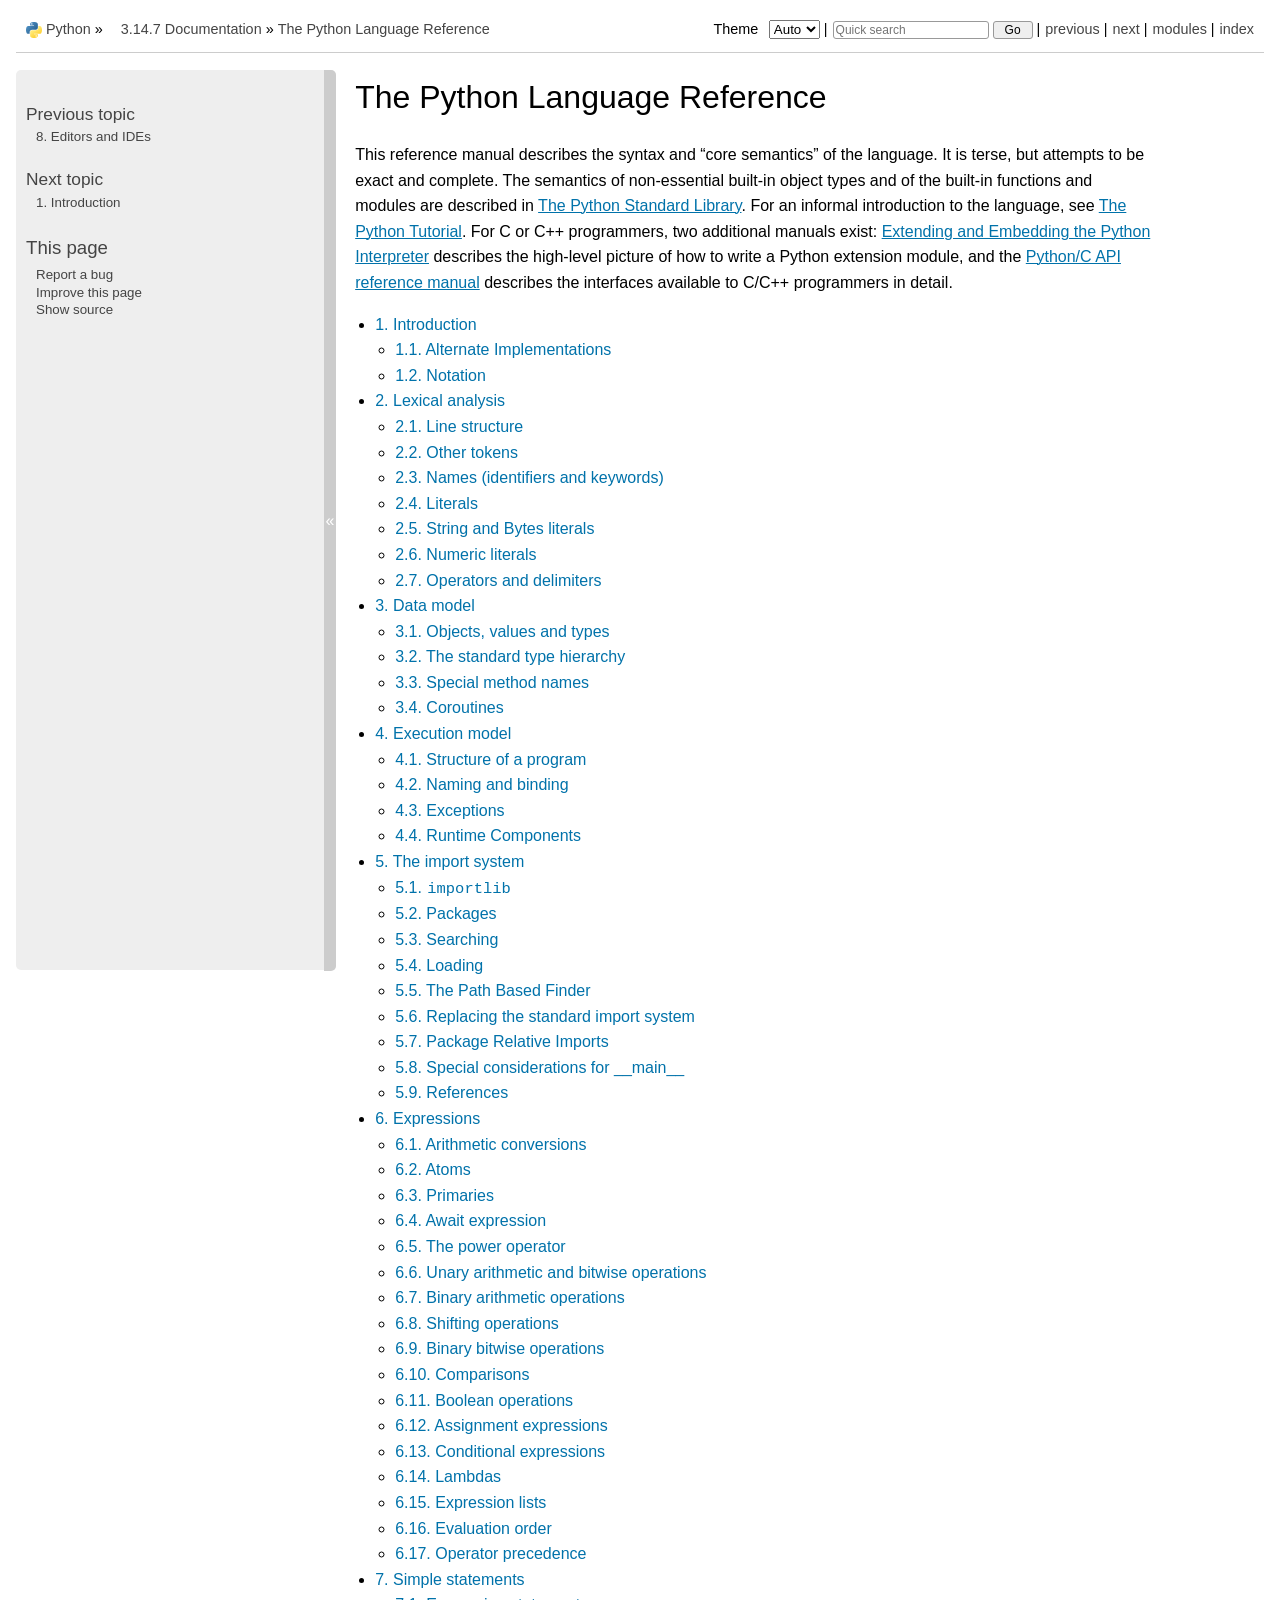
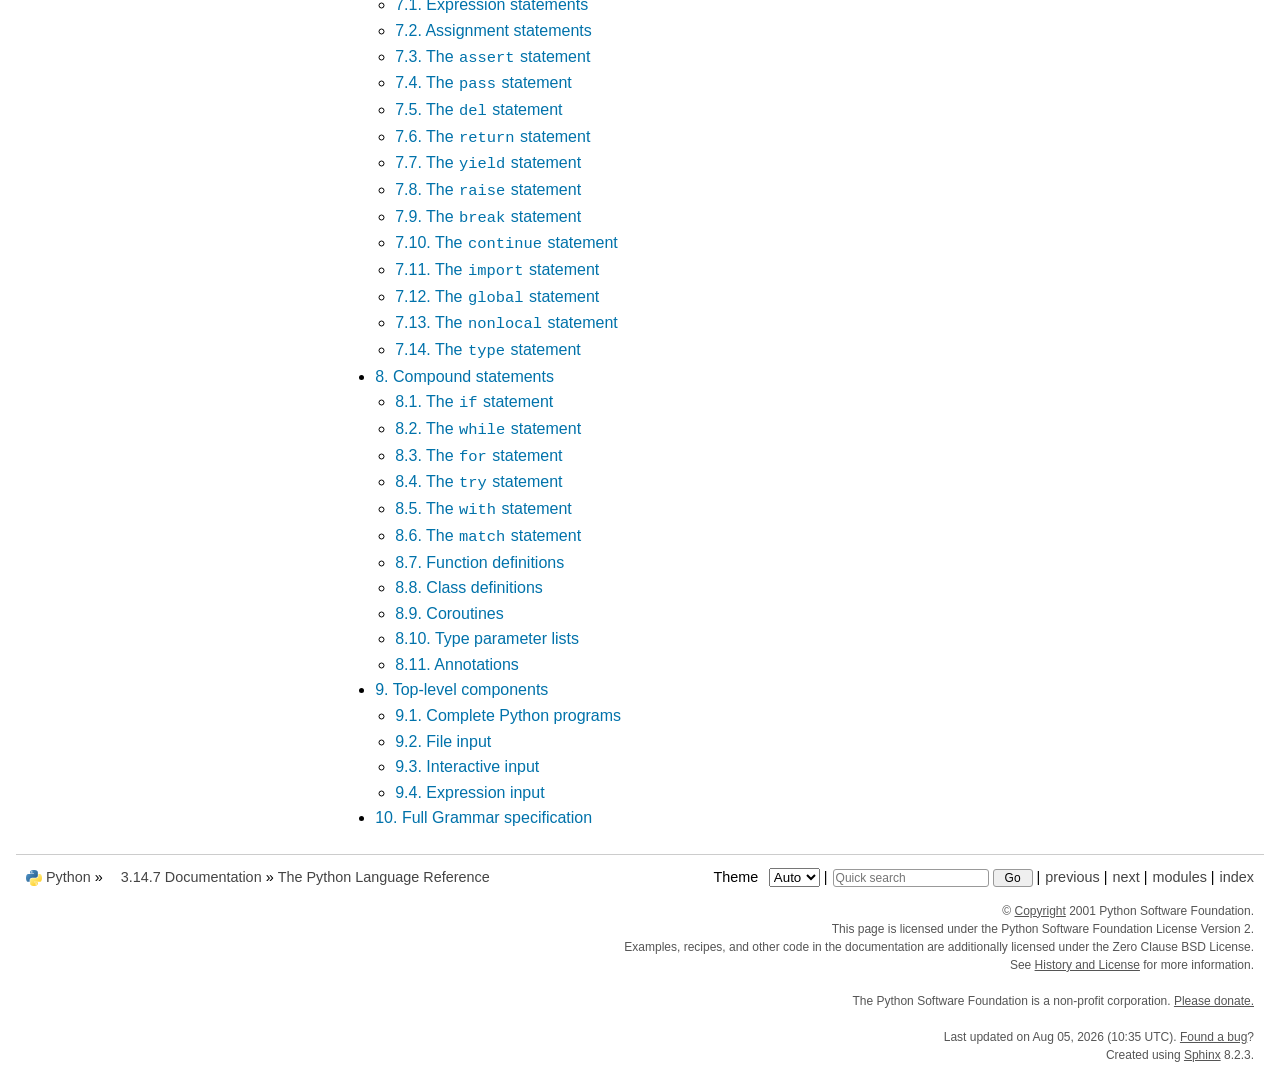
<file: ml/Python/pythoncore-3.14-64/Doc/html/reference/index.html>
<!DOCTYPE html>

<html lang="en" data-content_root="../">
  <head>
    <meta charset="utf-8" />
    <meta name="viewport" content="width=device-width, initial-scale=1.0" /><meta name="viewport" content="width=device-width, initial-scale=1" />
<meta property="og:title" content="The Python Language Reference" />
<meta property="og:type" content="website" />
<meta property="og:url" content="https://docs.python.org/3/reference/index.html" />
<meta property="og:site_name" content="Python documentation" />
<meta property="og:description" content="This reference manual describes the syntax and “core semantics” of the language. It is terse, but attempts to be exact and complete. The semantics of non-essential built-in object types and of the ..." />
<meta property="og:image" content="_static/og-image.png" />
<meta property="og:image:alt" content="Python documentation" />
<meta name="description" content="This reference manual describes the syntax and “core semantics” of the language. It is terse, but attempts to be exact and complete. The semantics of non-essential built-in object types and of the ..." />
<meta name="theme-color" content="#3776ab">
<meta property="og:image:width" content="200">
<meta property="og:image:height" content="200">

    <title>The Python Language Reference &#8212; Python 3.14.7 documentation</title><meta name="viewport" content="width=device-width, initial-scale=1.0">
    
    <link rel="stylesheet" type="text/css" href="../_static/pygments.css?v=b86133f3" />
    <link rel="stylesheet" type="text/css" href="../_static/classic.css?v=234b1a7c" />
    <link rel="stylesheet" type="text/css" href="../_static/pydoctheme.css?v=4365c8fe" />
    <link id="pygments_dark_css" media="(prefers-color-scheme: dark)" rel="stylesheet" type="text/css" href="../_static/pygments_dark.css?v=5349f25f" />
    
    <script src="../_static/documentation_options.js?v=2f7d2144"></script>
    <script src="../_static/doctools.js?v=9bcbadda"></script>
    <script src="../_static/sphinx_highlight.js?v=dc90522c"></script>
    
    <script src="../_static/sidebar.js"></script>
    
    <link rel="search" type="application/opensearchdescription+xml"
          title="Search within Python 3.14.7 documentation"
          href="../_static/opensearch.xml"/>
    <link rel="author" title="About these documents" href="../about.html" />
    <link rel="index" title="Index" href="../genindex.html" />
    <link rel="search" title="Search" href="../search.html" />
    <link rel="copyright" title="Copyright" href="../copyright.html" />
    <link rel="next" title="1. Introduction" href="introduction.html" />
    <link rel="prev" title="8. Editors and IDEs" href="../using/editors.html" />
    
      
      <link rel="canonical" href="https://docs.python.org/3/reference/index.html">
      
    

    
    <style>
      @media only screen {
        table.full-width-table {
            width: 100%;
        }
      }
    </style>
<link rel="stylesheet" href="../_static/pydoctheme_dark.css" media="(prefers-color-scheme: dark)" id="pydoctheme_dark_css">
    <link rel="shortcut icon" type="image/png" href="../_static/py.svg">
            <script type="text/javascript" src="../_static/copybutton.js"></script>
            <script type="text/javascript" src="../_static/menu.js"></script>
            <script type="text/javascript" src="../_static/search-focus.js"></script>
            <script type="text/javascript" src="../_static/themetoggle.js"></script> 
            <script type="text/javascript" src="../_static/rtd_switcher.js"></script>
            <meta name="readthedocs-addons-api-version" content="1">

  </head>
<body>
<div class="mobile-nav">
    <input type="checkbox" id="menuToggler" class="toggler__input" aria-controls="navigation"
           aria-pressed="false" aria-expanded="false" role="button" aria-label="Menu">
    <nav class="nav-content" role="navigation">
        <label for="menuToggler" class="toggler__label">
            <span></span>
        </label>
        <span class="nav-items-wrapper">
            <a href="https://www.python.org/" class="nav-logo">
                <img src="../_static/py.svg" alt="Python logo">
            </a>
            <span class="version_switcher_placeholder"></span>
            <form role="search" class="search" action="../search.html" method="get">
                <svg xmlns="http://www.w3.org/2000/svg" width="20" height="20" viewBox="0 0 24 24" class="search-icon">
                    <path fill-rule="nonzero" fill="currentColor" d="M15.5 14h-.79l-.28-.27a6.5 6.5 0 001.48-5.34c-.47-2.78-2.79-5-5.59-5.34a6.505 6.505 0 00-7.27 7.27c.34 2.8 2.56 5.12 5.34 5.59a6.5 6.5 0 005.34-1.48l.27.28v.79l4.25 4.25c.41.41 1.08.41 1.49 0 .41-.41.41-1.08 0-1.49L15.5 14zm-6 0C7.01 14 5 11.99 5 9.5S7.01 5 9.5 5 14 7.01 14 9.5 11.99 14 9.5 14z"></path>
                </svg>
                <input placeholder="Quick search" aria-label="Quick search" type="search" name="q">
                <input type="submit" value="Go">
            </form>
        </span>
    </nav>
    <div class="menu-wrapper">
        <nav class="menu" role="navigation" aria-label="main navigation">
            <div class="language_switcher_placeholder"></div>
            
<label class="theme-selector-label">
    Theme
    <select class="theme-selector" oninput="activateTheme(this.value)">
        <option value="auto" selected>Auto</option>
        <option value="light">Light</option>
        <option value="dark">Dark</option>
    </select>
</label>
  <div>
    <h4>Previous topic</h4>
    <p class="topless"><a href="../using/editors.html"
                          title="previous chapter"><span class="section-number">8. </span>Editors and IDEs</a></p>
  </div>
  <div>
    <h4>Next topic</h4>
    <p class="topless"><a href="introduction.html"
                          title="next chapter"><span class="section-number">1. </span>Introduction</a></p>
  </div>
  <script>
    document.addEventListener('DOMContentLoaded', () => {
        const title = document.querySelector('meta[property="og:title"]').content;
        const elements = document.querySelectorAll('.improvepage');
        const pageurl = window.location.href.split('?')[0];
        elements.forEach(element => {
            const url = new URL(element.href.split('?')[0].replace("-nojs", ""));
            url.searchParams.set('pagetitle', title);
            url.searchParams.set('pageurl', pageurl);
            url.searchParams.set('pagesource', "reference/index.rst");
            element.href = url.toString();
        });
    });
  </script>
  <div role="note" aria-label="source link">
    <h3>This page</h3>
    <ul class="this-page-menu">
      <li><a href="../bugs.html">Report a bug</a></li>
      <li><a class="improvepage" href="../improve-page-nojs.html">Improve this page</a></li>
      <li>
        <a href="https://github.com/python/cpython/blob/main/Doc/reference/index.rst?plain=1"
            rel="nofollow">Show source
        </a>
      </li>
      
    </ul>
  </div>
        </nav>
    </div>
</div>

  
    <div class="related" role="navigation" aria-label="Related">
      <h3>Navigation</h3>
      <ul>
        <li class="right" style="margin-right: 10px">
          <a href="../genindex.html" title="General Index"
             accesskey="I">index</a></li>
        <li class="right" >
          <a href="../py-modindex.html" title="Python Module Index"
             >modules</a> |</li>
        <li class="right" >
          <a href="introduction.html" title="1. Introduction"
             accesskey="N">next</a> |</li>
        <li class="right" >
          <a href="../using/editors.html" title="8. Editors and IDEs"
             accesskey="P">previous</a> |</li>

          <li><img src="../_static/py.svg" alt="Python logo" style="vertical-align: middle; margin-top: -1px"></li>
          <li><a href="https://www.python.org/">Python</a> &#187;</li>
          <li class="switchers">
            <div class="language_switcher_placeholder"></div>
            <div class="version_switcher_placeholder"></div>
          </li>
          <li>
              
          </li>
    <li id="cpython-language-and-version">
      <a href="../index.html">3.14.7 Documentation</a> &#187;
    </li>

        <li class="nav-item nav-item-this"><a href="">The Python Language Reference</a></li>
                <li class="right">
                    

    <div class="inline-search" role="search">
        <form class="inline-search" action="../search.html" method="get">
          <input placeholder="Quick search" aria-label="Quick search" type="search" name="q" id="search-box">
          <input type="submit" value="Go">
        </form>
    </div>
                     |
                </li>
            <li class="right">
<label class="theme-selector-label">
    Theme
    <select class="theme-selector" oninput="activateTheme(this.value)">
        <option value="auto" selected>Auto</option>
        <option value="light">Light</option>
        <option value="dark">Dark</option>
    </select>
</label> |</li>
            
      </ul>
    </div>    

    <div class="document">
      <div class="documentwrapper">
        <div class="bodywrapper">
          <div class="body" role="main">
            
  <section id="the-python-language-reference">
<span id="reference-index"></span><h1>The Python Language Reference<a class="headerlink" href="#the-python-language-reference" title="Link to this heading">¶</a></h1>
<p>This reference manual describes the syntax and “core semantics” of the
language. It is terse, but attempts to be exact and complete. The semantics of
non-essential built-in object types and of the built-in functions and modules
are described in <a class="reference internal" href="../library/index.html#library-index"><span class="std std-ref">The Python Standard Library</span></a>. For an informal introduction to the
language, see <a class="reference internal" href="../tutorial/index.html#tutorial-index"><span class="std std-ref">The Python Tutorial</span></a>. For C or C++ programmers, two additional
manuals exist: <a class="reference internal" href="../extending/index.html#extending-index"><span class="std std-ref">Extending and Embedding the Python Interpreter</span></a> describes the high-level picture of how to
write a Python extension module, and the <a class="reference internal" href="../c-api/index.html#c-api-index"><span class="std std-ref">Python/C API reference manual</span></a> describes the
interfaces available to C/C++ programmers in detail.</p>
<div class="toctree-wrapper compound">
<ul>
<li class="toctree-l1"><a class="reference internal" href="introduction.html">1. Introduction</a><ul>
<li class="toctree-l2"><a class="reference internal" href="introduction.html#alternate-implementations">1.1. Alternate Implementations</a></li>
<li class="toctree-l2"><a class="reference internal" href="introduction.html#notation">1.2. Notation</a></li>
</ul>
</li>
<li class="toctree-l1"><a class="reference internal" href="lexical_analysis.html">2. Lexical analysis</a><ul>
<li class="toctree-l2"><a class="reference internal" href="lexical_analysis.html#line-structure">2.1. Line structure</a></li>
<li class="toctree-l2"><a class="reference internal" href="lexical_analysis.html#other-tokens">2.2. Other tokens</a></li>
<li class="toctree-l2"><a class="reference internal" href="lexical_analysis.html#names-identifiers-and-keywords">2.3. Names (identifiers and keywords)</a></li>
<li class="toctree-l2"><a class="reference internal" href="lexical_analysis.html#literals">2.4. Literals</a></li>
<li class="toctree-l2"><a class="reference internal" href="lexical_analysis.html#string-and-bytes-literals">2.5. String and Bytes literals</a></li>
<li class="toctree-l2"><a class="reference internal" href="lexical_analysis.html#numeric-literals">2.6. Numeric literals</a></li>
<li class="toctree-l2"><a class="reference internal" href="lexical_analysis.html#operators-and-delimiters">2.7. Operators and delimiters</a></li>
</ul>
</li>
<li class="toctree-l1"><a class="reference internal" href="datamodel.html">3. Data model</a><ul>
<li class="toctree-l2"><a class="reference internal" href="datamodel.html#objects-values-and-types">3.1. Objects, values and types</a></li>
<li class="toctree-l2"><a class="reference internal" href="datamodel.html#the-standard-type-hierarchy">3.2. The standard type hierarchy</a></li>
<li class="toctree-l2"><a class="reference internal" href="datamodel.html#special-method-names">3.3. Special method names</a></li>
<li class="toctree-l2"><a class="reference internal" href="datamodel.html#coroutines">3.4. Coroutines</a></li>
</ul>
</li>
<li class="toctree-l1"><a class="reference internal" href="executionmodel.html">4. Execution model</a><ul>
<li class="toctree-l2"><a class="reference internal" href="executionmodel.html#structure-of-a-program">4.1. Structure of a program</a></li>
<li class="toctree-l2"><a class="reference internal" href="executionmodel.html#naming-and-binding">4.2. Naming and binding</a></li>
<li class="toctree-l2"><a class="reference internal" href="executionmodel.html#exceptions">4.3. Exceptions</a></li>
<li class="toctree-l2"><a class="reference internal" href="executionmodel.html#runtime-components">4.4. Runtime Components</a></li>
</ul>
</li>
<li class="toctree-l1"><a class="reference internal" href="import.html">5. The import system</a><ul>
<li class="toctree-l2"><a class="reference internal" href="import.html#importlib">5.1. <code class="xref py py-mod docutils literal notranslate"><span class="pre">importlib</span></code></a></li>
<li class="toctree-l2"><a class="reference internal" href="import.html#packages">5.2. Packages</a></li>
<li class="toctree-l2"><a class="reference internal" href="import.html#searching">5.3. Searching</a></li>
<li class="toctree-l2"><a class="reference internal" href="import.html#loading">5.4. Loading</a></li>
<li class="toctree-l2"><a class="reference internal" href="import.html#the-path-based-finder">5.5. The Path Based Finder</a></li>
<li class="toctree-l2"><a class="reference internal" href="import.html#replacing-the-standard-import-system">5.6. Replacing the standard import system</a></li>
<li class="toctree-l2"><a class="reference internal" href="import.html#package-relative-imports">5.7. Package Relative Imports</a></li>
<li class="toctree-l2"><a class="reference internal" href="import.html#special-considerations-for-main">5.8. Special considerations for __main__</a></li>
<li class="toctree-l2"><a class="reference internal" href="import.html#references">5.9. References</a></li>
</ul>
</li>
<li class="toctree-l1"><a class="reference internal" href="expressions.html">6. Expressions</a><ul>
<li class="toctree-l2"><a class="reference internal" href="expressions.html#arithmetic-conversions">6.1. Arithmetic conversions</a></li>
<li class="toctree-l2"><a class="reference internal" href="expressions.html#atoms">6.2. Atoms</a></li>
<li class="toctree-l2"><a class="reference internal" href="expressions.html#primaries">6.3. Primaries</a></li>
<li class="toctree-l2"><a class="reference internal" href="expressions.html#await-expression">6.4. Await expression</a></li>
<li class="toctree-l2"><a class="reference internal" href="expressions.html#the-power-operator">6.5. The power operator</a></li>
<li class="toctree-l2"><a class="reference internal" href="expressions.html#unary-arithmetic-and-bitwise-operations">6.6. Unary arithmetic and bitwise operations</a></li>
<li class="toctree-l2"><a class="reference internal" href="expressions.html#binary-arithmetic-operations">6.7. Binary arithmetic operations</a></li>
<li class="toctree-l2"><a class="reference internal" href="expressions.html#shifting-operations">6.8. Shifting operations</a></li>
<li class="toctree-l2"><a class="reference internal" href="expressions.html#binary-bitwise-operations">6.9. Binary bitwise operations</a></li>
<li class="toctree-l2"><a class="reference internal" href="expressions.html#comparisons">6.10. Comparisons</a></li>
<li class="toctree-l2"><a class="reference internal" href="expressions.html#boolean-operations">6.11. Boolean operations</a></li>
<li class="toctree-l2"><a class="reference internal" href="expressions.html#assignment-expressions">6.12. Assignment expressions</a></li>
<li class="toctree-l2"><a class="reference internal" href="expressions.html#conditional-expressions">6.13. Conditional expressions</a></li>
<li class="toctree-l2"><a class="reference internal" href="expressions.html#lambda">6.14. Lambdas</a></li>
<li class="toctree-l2"><a class="reference internal" href="expressions.html#expression-lists">6.15. Expression lists</a></li>
<li class="toctree-l2"><a class="reference internal" href="expressions.html#evaluation-order">6.16. Evaluation order</a></li>
<li class="toctree-l2"><a class="reference internal" href="expressions.html#operator-precedence">6.17. Operator precedence</a></li>
</ul>
</li>
<li class="toctree-l1"><a class="reference internal" href="simple_stmts.html">7. Simple statements</a><ul>
<li class="toctree-l2"><a class="reference internal" href="simple_stmts.html#expression-statements">7.1. Expression statements</a></li>
<li class="toctree-l2"><a class="reference internal" href="simple_stmts.html#assignment-statements">7.2. Assignment statements</a></li>
<li class="toctree-l2"><a class="reference internal" href="simple_stmts.html#the-assert-statement">7.3. The <code class="xref std std-keyword docutils literal notranslate"><span class="pre">assert</span></code> statement</a></li>
<li class="toctree-l2"><a class="reference internal" href="simple_stmts.html#the-pass-statement">7.4. The <code class="xref std std-keyword docutils literal notranslate"><span class="pre">pass</span></code> statement</a></li>
<li class="toctree-l2"><a class="reference internal" href="simple_stmts.html#the-del-statement">7.5. The <code class="xref std std-keyword docutils literal notranslate"><span class="pre">del</span></code> statement</a></li>
<li class="toctree-l2"><a class="reference internal" href="simple_stmts.html#the-return-statement">7.6. The <code class="xref std std-keyword docutils literal notranslate"><span class="pre">return</span></code> statement</a></li>
<li class="toctree-l2"><a class="reference internal" href="simple_stmts.html#the-yield-statement">7.7. The <code class="xref std std-keyword docutils literal notranslate"><span class="pre">yield</span></code> statement</a></li>
<li class="toctree-l2"><a class="reference internal" href="simple_stmts.html#the-raise-statement">7.8. The <code class="xref std std-keyword docutils literal notranslate"><span class="pre">raise</span></code> statement</a></li>
<li class="toctree-l2"><a class="reference internal" href="simple_stmts.html#the-break-statement">7.9. The <code class="xref std std-keyword docutils literal notranslate"><span class="pre">break</span></code> statement</a></li>
<li class="toctree-l2"><a class="reference internal" href="simple_stmts.html#the-continue-statement">7.10. The <code class="xref std std-keyword docutils literal notranslate"><span class="pre">continue</span></code> statement</a></li>
<li class="toctree-l2"><a class="reference internal" href="simple_stmts.html#the-import-statement">7.11. The <code class="xref std std-keyword docutils literal notranslate"><span class="pre">import</span></code> statement</a></li>
<li class="toctree-l2"><a class="reference internal" href="simple_stmts.html#the-global-statement">7.12. The <code class="xref std std-keyword docutils literal notranslate"><span class="pre">global</span></code> statement</a></li>
<li class="toctree-l2"><a class="reference internal" href="simple_stmts.html#the-nonlocal-statement">7.13. The <code class="xref std std-keyword docutils literal notranslate"><span class="pre">nonlocal</span></code> statement</a></li>
<li class="toctree-l2"><a class="reference internal" href="simple_stmts.html#the-type-statement">7.14. The <code class="xref std std-keyword docutils literal notranslate"><span class="pre">type</span></code> statement</a></li>
</ul>
</li>
<li class="toctree-l1"><a class="reference internal" href="compound_stmts.html">8. Compound statements</a><ul>
<li class="toctree-l2"><a class="reference internal" href="compound_stmts.html#the-if-statement">8.1. The <code class="xref std std-keyword docutils literal notranslate"><span class="pre">if</span></code> statement</a></li>
<li class="toctree-l2"><a class="reference internal" href="compound_stmts.html#the-while-statement">8.2. The <code class="xref std std-keyword docutils literal notranslate"><span class="pre">while</span></code> statement</a></li>
<li class="toctree-l2"><a class="reference internal" href="compound_stmts.html#the-for-statement">8.3. The <code class="xref std std-keyword docutils literal notranslate"><span class="pre">for</span></code> statement</a></li>
<li class="toctree-l2"><a class="reference internal" href="compound_stmts.html#the-try-statement">8.4. The <code class="xref std std-keyword docutils literal notranslate"><span class="pre">try</span></code> statement</a></li>
<li class="toctree-l2"><a class="reference internal" href="compound_stmts.html#the-with-statement">8.5. The <code class="xref std std-keyword docutils literal notranslate"><span class="pre">with</span></code> statement</a></li>
<li class="toctree-l2"><a class="reference internal" href="compound_stmts.html#the-match-statement">8.6. The <code class="xref std std-keyword docutils literal notranslate"><span class="pre">match</span></code> statement</a></li>
<li class="toctree-l2"><a class="reference internal" href="compound_stmts.html#function-definitions">8.7. Function definitions</a></li>
<li class="toctree-l2"><a class="reference internal" href="compound_stmts.html#class-definitions">8.8. Class definitions</a></li>
<li class="toctree-l2"><a class="reference internal" href="compound_stmts.html#coroutines">8.9. Coroutines</a></li>
<li class="toctree-l2"><a class="reference internal" href="compound_stmts.html#type-parameter-lists">8.10. Type parameter lists</a></li>
<li class="toctree-l2"><a class="reference internal" href="compound_stmts.html#annotations">8.11. Annotations</a></li>
</ul>
</li>
<li class="toctree-l1"><a class="reference internal" href="toplevel_components.html">9. Top-level components</a><ul>
<li class="toctree-l2"><a class="reference internal" href="toplevel_components.html#complete-python-programs">9.1. Complete Python programs</a></li>
<li class="toctree-l2"><a class="reference internal" href="toplevel_components.html#file-input">9.2. File input</a></li>
<li class="toctree-l2"><a class="reference internal" href="toplevel_components.html#interactive-input">9.3. Interactive input</a></li>
<li class="toctree-l2"><a class="reference internal" href="toplevel_components.html#expression-input">9.4. Expression input</a></li>
</ul>
</li>
<li class="toctree-l1"><a class="reference internal" href="grammar.html">10. Full Grammar specification</a></li>
</ul>
</div>
</section>


            <div class="clearer"></div>
          </div>
        </div>
      </div>
      <div class="sphinxsidebar" role="navigation" aria-label="Main">
        <div class="sphinxsidebarwrapper">
  <div>
    <h4>Previous topic</h4>
    <p class="topless"><a href="../using/editors.html"
                          title="previous chapter"><span class="section-number">8. </span>Editors and IDEs</a></p>
  </div>
  <div>
    <h4>Next topic</h4>
    <p class="topless"><a href="introduction.html"
                          title="next chapter"><span class="section-number">1. </span>Introduction</a></p>
  </div>
  <script>
    document.addEventListener('DOMContentLoaded', () => {
        const title = document.querySelector('meta[property="og:title"]').content;
        const elements = document.querySelectorAll('.improvepage');
        const pageurl = window.location.href.split('?')[0];
        elements.forEach(element => {
            const url = new URL(element.href.split('?')[0].replace("-nojs", ""));
            url.searchParams.set('pagetitle', title);
            url.searchParams.set('pageurl', pageurl);
            url.searchParams.set('pagesource', "reference/index.rst");
            element.href = url.toString();
        });
    });
  </script>
  <div role="note" aria-label="source link">
    <h3>This page</h3>
    <ul class="this-page-menu">
      <li><a href="../bugs.html">Report a bug</a></li>
      <li><a class="improvepage" href="../improve-page-nojs.html">Improve this page</a></li>
      <li>
        <a href="https://github.com/python/cpython/blob/main/Doc/reference/index.rst?plain=1"
            rel="nofollow">Show source
        </a>
      </li>
      
    </ul>
  </div>
        </div>
<div id="sidebarbutton" title="Collapse sidebar">
<span>«</span>
</div>

      </div>
      <div class="clearer"></div>
    </div>  
    <div class="related" role="navigation" aria-label="Related">
      <h3>Navigation</h3>
      <ul>
        <li class="right" style="margin-right: 10px">
          <a href="../genindex.html" title="General Index"
             >index</a></li>
        <li class="right" >
          <a href="../py-modindex.html" title="Python Module Index"
             >modules</a> |</li>
        <li class="right" >
          <a href="introduction.html" title="1. Introduction"
             >next</a> |</li>
        <li class="right" >
          <a href="../using/editors.html" title="8. Editors and IDEs"
             >previous</a> |</li>

          <li><img src="../_static/py.svg" alt="Python logo" style="vertical-align: middle; margin-top: -1px"></li>
          <li><a href="https://www.python.org/">Python</a> &#187;</li>
          <li class="switchers">
            <div class="language_switcher_placeholder"></div>
            <div class="version_switcher_placeholder"></div>
          </li>
          <li>
              
          </li>
    <li id="cpython-language-and-version">
      <a href="../index.html">3.14.7 Documentation</a> &#187;
    </li>

        <li class="nav-item nav-item-this"><a href="">The Python Language Reference</a></li>
                <li class="right">
                    

    <div class="inline-search" role="search">
        <form class="inline-search" action="../search.html" method="get">
          <input placeholder="Quick search" aria-label="Quick search" type="search" name="q" id="search-box">
          <input type="submit" value="Go">
        </form>
    </div>
                     |
                </li>
            <li class="right">
<label class="theme-selector-label">
    Theme
    <select class="theme-selector" oninput="activateTheme(this.value)">
        <option value="auto" selected>Auto</option>
        <option value="light">Light</option>
        <option value="dark">Dark</option>
    </select>
</label> |</li>
            
      </ul>
    </div>  
    <div class="footer">
    &copy; <a href="../copyright.html">Copyright</a> 2001 Python Software Foundation.
    <br>
    This page is licensed under the Python Software Foundation License Version 2.
    <br>
    Examples, recipes, and other code in the documentation are additionally licensed under the Zero Clause BSD License.
    <br>
    
      See <a href="/license.html">History and License</a> for more information.<br>
    
    
    <br>

    The Python Software Foundation is a non-profit corporation.
<a href="https://www.python.org/psf/donations/">Please donate.</a>
<br>
    <br>
      Last updated on Aug 05, 2026 (10:35 UTC).
    
      <a href="/bugs.html">Found a bug</a>?
    
    <br>

    Created using <a href="https://www.sphinx-doc.org/">Sphinx</a> 8.2.3.
    </div>

  </body>
</html>
</file>
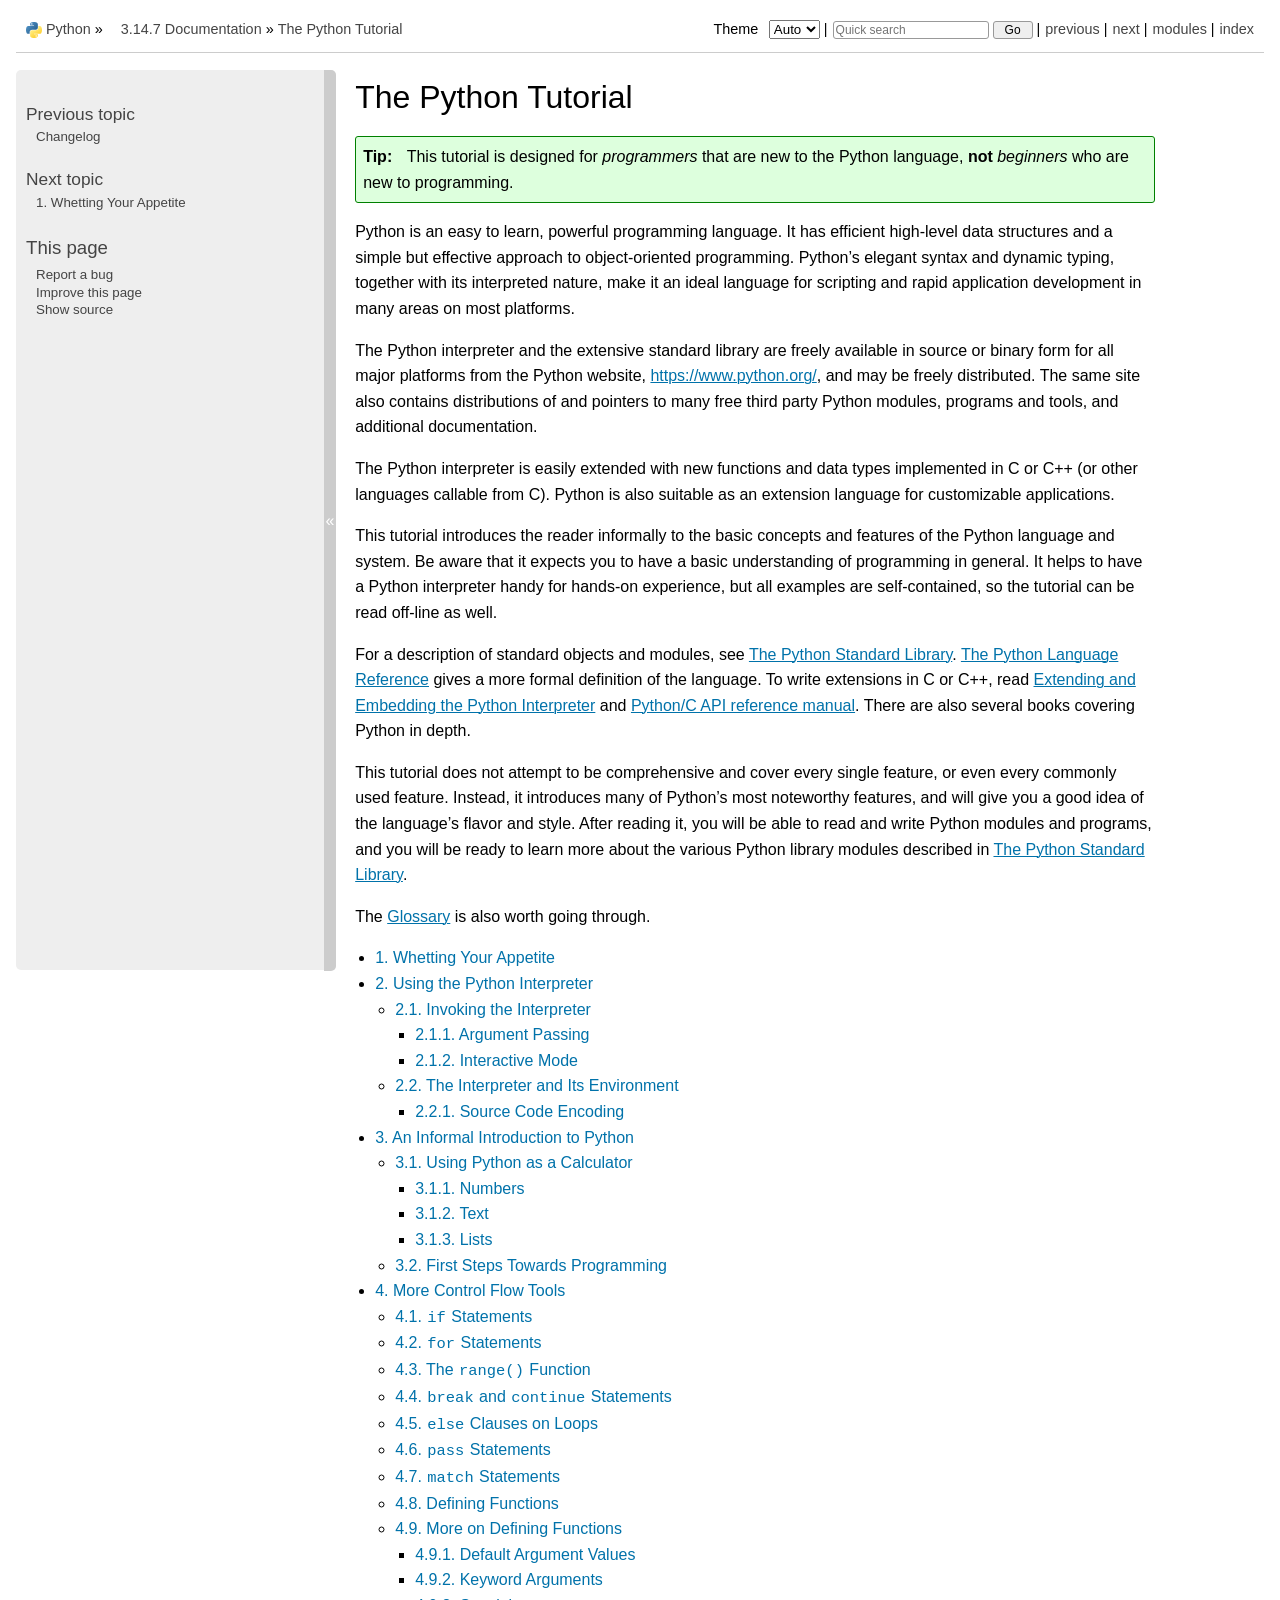
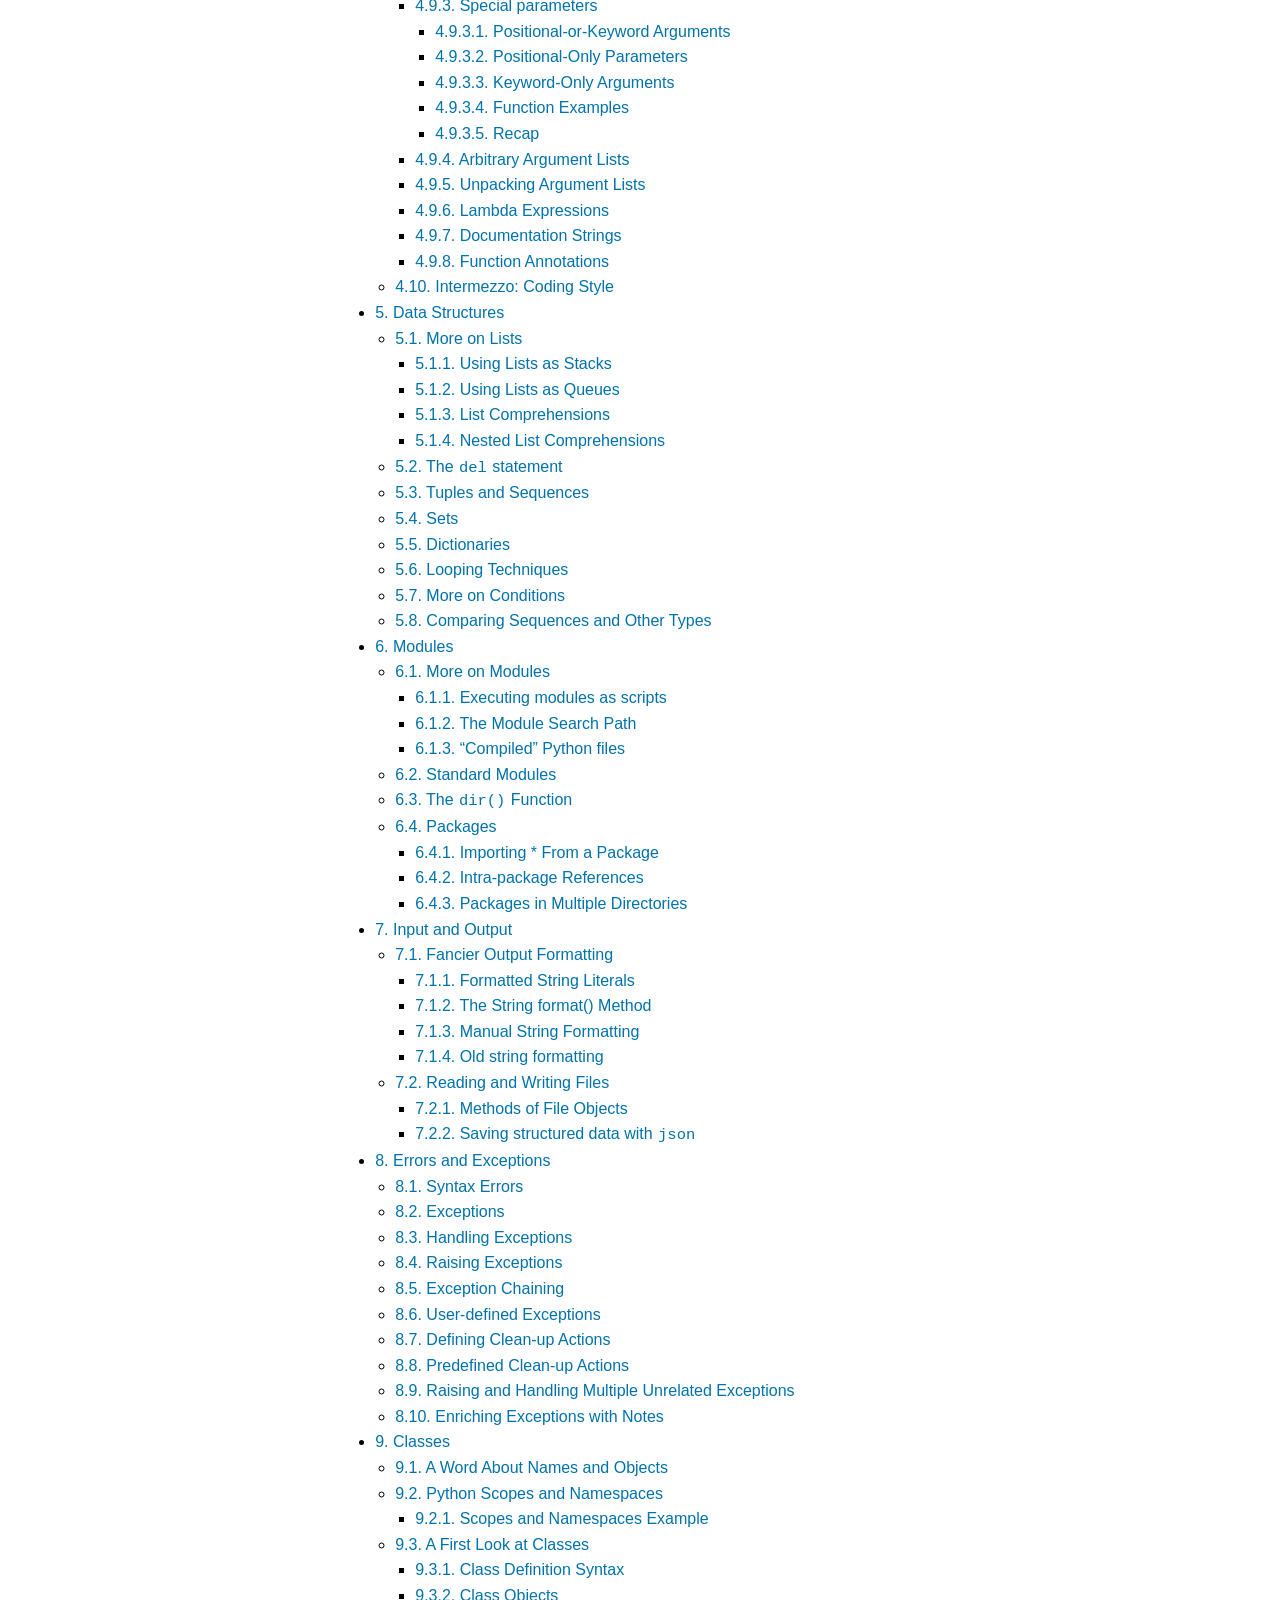
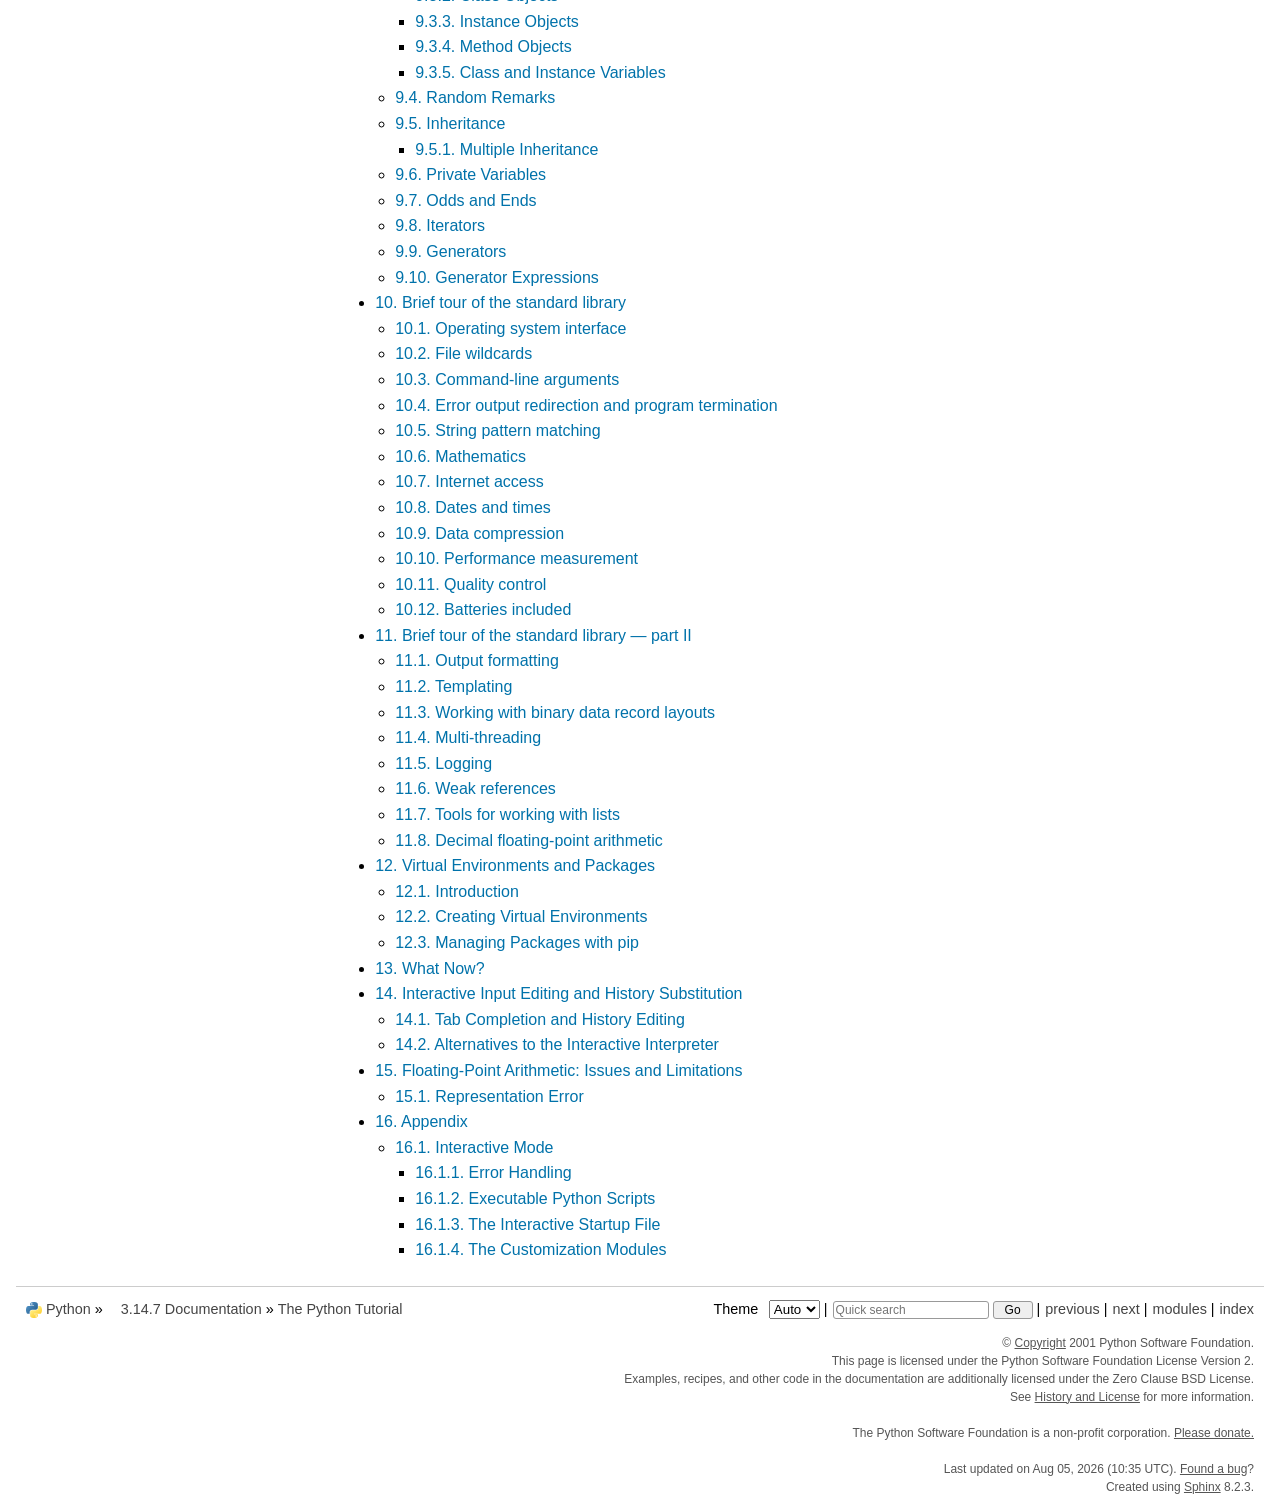
<file: ml/Python/pythoncore-3.14-64/Doc/html/tutorial/index.html>
<!DOCTYPE html>

<html lang="en" data-content_root="../">
  <head>
    <meta charset="utf-8" />
    <meta name="viewport" content="width=device-width, initial-scale=1.0" /><meta name="viewport" content="width=device-width, initial-scale=1" />
<meta property="og:title" content="The Python Tutorial" />
<meta property="og:type" content="website" />
<meta property="og:url" content="https://docs.python.org/3/tutorial/index.html" />
<meta property="og:site_name" content="Python documentation" />
<meta property="og:description" content="Python is an easy to learn, powerful programming language. It has efficient high-level data structures and a simple but effective approach to object-oriented programming. Python’s elegant syntax an..." />
<meta property="og:image" content="_static/og-image.png" />
<meta property="og:image:alt" content="Python documentation" />
<meta name="description" content="Python is an easy to learn, powerful programming language. It has efficient high-level data structures and a simple but effective approach to object-oriented programming. Python’s elegant syntax an..." />
<meta name="theme-color" content="#3776ab">
<meta property="og:image:width" content="200">
<meta property="og:image:height" content="200">

    <title>The Python Tutorial &#8212; Python 3.14.7 documentation</title><meta name="viewport" content="width=device-width, initial-scale=1.0">
    
    <link rel="stylesheet" type="text/css" href="../_static/pygments.css?v=b86133f3" />
    <link rel="stylesheet" type="text/css" href="../_static/classic.css?v=234b1a7c" />
    <link rel="stylesheet" type="text/css" href="../_static/pydoctheme.css?v=4365c8fe" />
    <link id="pygments_dark_css" media="(prefers-color-scheme: dark)" rel="stylesheet" type="text/css" href="../_static/pygments_dark.css?v=5349f25f" />
    
    <script src="../_static/documentation_options.js?v=2f7d2144"></script>
    <script src="../_static/doctools.js?v=9bcbadda"></script>
    <script src="../_static/sphinx_highlight.js?v=dc90522c"></script>
    
    <script src="../_static/sidebar.js"></script>
    
    <link rel="search" type="application/opensearchdescription+xml"
          title="Search within Python 3.14.7 documentation"
          href="../_static/opensearch.xml"/>
    <link rel="author" title="About these documents" href="../about.html" />
    <link rel="index" title="Index" href="../genindex.html" />
    <link rel="search" title="Search" href="../search.html" />
    <link rel="copyright" title="Copyright" href="../copyright.html" />
    <link rel="next" title="1. Whetting Your Appetite" href="appetite.html" />
    <link rel="prev" title="Changelog" href="../whatsnew/changelog.html" />
    
      
      <link rel="canonical" href="https://docs.python.org/3/tutorial/index.html">
      
    

    
    <style>
      @media only screen {
        table.full-width-table {
            width: 100%;
        }
      }
    </style>
<link rel="stylesheet" href="../_static/pydoctheme_dark.css" media="(prefers-color-scheme: dark)" id="pydoctheme_dark_css">
    <link rel="shortcut icon" type="image/png" href="../_static/py.svg">
            <script type="text/javascript" src="../_static/copybutton.js"></script>
            <script type="text/javascript" src="../_static/menu.js"></script>
            <script type="text/javascript" src="../_static/search-focus.js"></script>
            <script type="text/javascript" src="../_static/themetoggle.js"></script> 
            <script type="text/javascript" src="../_static/rtd_switcher.js"></script>
            <meta name="readthedocs-addons-api-version" content="1">

  </head>
<body>
<div class="mobile-nav">
    <input type="checkbox" id="menuToggler" class="toggler__input" aria-controls="navigation"
           aria-pressed="false" aria-expanded="false" role="button" aria-label="Menu">
    <nav class="nav-content" role="navigation">
        <label for="menuToggler" class="toggler__label">
            <span></span>
        </label>
        <span class="nav-items-wrapper">
            <a href="https://www.python.org/" class="nav-logo">
                <img src="../_static/py.svg" alt="Python logo">
            </a>
            <span class="version_switcher_placeholder"></span>
            <form role="search" class="search" action="../search.html" method="get">
                <svg xmlns="http://www.w3.org/2000/svg" width="20" height="20" viewBox="0 0 24 24" class="search-icon">
                    <path fill-rule="nonzero" fill="currentColor" d="M15.5 14h-.79l-.28-.27a6.5 6.5 0 001.48-5.34c-.47-2.78-2.79-5-5.59-5.34a6.505 6.505 0 00-7.27 7.27c.34 2.8 2.56 5.12 5.34 5.59a6.5 6.5 0 005.34-1.48l.27.28v.79l4.25 4.25c.41.41 1.08.41 1.49 0 .41-.41.41-1.08 0-1.49L15.5 14zm-6 0C7.01 14 5 11.99 5 9.5S7.01 5 9.5 5 14 7.01 14 9.5 11.99 14 9.5 14z"></path>
                </svg>
                <input placeholder="Quick search" aria-label="Quick search" type="search" name="q">
                <input type="submit" value="Go">
            </form>
        </span>
    </nav>
    <div class="menu-wrapper">
        <nav class="menu" role="navigation" aria-label="main navigation">
            <div class="language_switcher_placeholder"></div>
            
<label class="theme-selector-label">
    Theme
    <select class="theme-selector" oninput="activateTheme(this.value)">
        <option value="auto" selected>Auto</option>
        <option value="light">Light</option>
        <option value="dark">Dark</option>
    </select>
</label>
  <div>
    <h4>Previous topic</h4>
    <p class="topless"><a href="../whatsnew/changelog.html"
                          title="previous chapter">Changelog</a></p>
  </div>
  <div>
    <h4>Next topic</h4>
    <p class="topless"><a href="appetite.html"
                          title="next chapter"><span class="section-number">1. </span>Whetting Your Appetite</a></p>
  </div>
  <script>
    document.addEventListener('DOMContentLoaded', () => {
        const title = document.querySelector('meta[property="og:title"]').content;
        const elements = document.querySelectorAll('.improvepage');
        const pageurl = window.location.href.split('?')[0];
        elements.forEach(element => {
            const url = new URL(element.href.split('?')[0].replace("-nojs", ""));
            url.searchParams.set('pagetitle', title);
            url.searchParams.set('pageurl', pageurl);
            url.searchParams.set('pagesource', "tutorial/index.rst");
            element.href = url.toString();
        });
    });
  </script>
  <div role="note" aria-label="source link">
    <h3>This page</h3>
    <ul class="this-page-menu">
      <li><a href="../bugs.html">Report a bug</a></li>
      <li><a class="improvepage" href="../improve-page-nojs.html">Improve this page</a></li>
      <li>
        <a href="https://github.com/python/cpython/blob/main/Doc/tutorial/index.rst?plain=1"
            rel="nofollow">Show source
        </a>
      </li>
      
    </ul>
  </div>
        </nav>
    </div>
</div>

  
    <div class="related" role="navigation" aria-label="Related">
      <h3>Navigation</h3>
      <ul>
        <li class="right" style="margin-right: 10px">
          <a href="../genindex.html" title="General Index"
             accesskey="I">index</a></li>
        <li class="right" >
          <a href="../py-modindex.html" title="Python Module Index"
             >modules</a> |</li>
        <li class="right" >
          <a href="appetite.html" title="1. Whetting Your Appetite"
             accesskey="N">next</a> |</li>
        <li class="right" >
          <a href="../whatsnew/changelog.html" title="Changelog"
             accesskey="P">previous</a> |</li>

          <li><img src="../_static/py.svg" alt="Python logo" style="vertical-align: middle; margin-top: -1px"></li>
          <li><a href="https://www.python.org/">Python</a> &#187;</li>
          <li class="switchers">
            <div class="language_switcher_placeholder"></div>
            <div class="version_switcher_placeholder"></div>
          </li>
          <li>
              
          </li>
    <li id="cpython-language-and-version">
      <a href="../index.html">3.14.7 Documentation</a> &#187;
    </li>

        <li class="nav-item nav-item-this"><a href="">The Python Tutorial</a></li>
                <li class="right">
                    

    <div class="inline-search" role="search">
        <form class="inline-search" action="../search.html" method="get">
          <input placeholder="Quick search" aria-label="Quick search" type="search" name="q" id="search-box">
          <input type="submit" value="Go">
        </form>
    </div>
                     |
                </li>
            <li class="right">
<label class="theme-selector-label">
    Theme
    <select class="theme-selector" oninput="activateTheme(this.value)">
        <option value="auto" selected>Auto</option>
        <option value="light">Light</option>
        <option value="dark">Dark</option>
    </select>
</label> |</li>
            
      </ul>
    </div>    

    <div class="document">
      <div class="documentwrapper">
        <div class="bodywrapper">
          <div class="body" role="main">
            
  <section id="the-python-tutorial">
<span id="tutorial-index"></span><h1>The Python Tutorial<a class="headerlink" href="#the-python-tutorial" title="Link to this heading">¶</a></h1>
<div class="admonition tip">
<p class="admonition-title">Tip</p>
<p>This tutorial is designed for
<em>programmers</em> that are new to the Python language,
<strong>not</strong> <em>beginners</em> who are new to programming.</p>
</div>
<p>Python is an easy to learn, powerful programming language. It has efficient
high-level data structures and a simple but effective approach to
object-oriented programming. Python’s elegant syntax and dynamic typing,
together with its interpreted nature, make it an ideal language for scripting
and rapid application development in many areas on most platforms.</p>
<p>The Python interpreter and the extensive standard library are freely available
in source or binary form for all major platforms from the Python website,
<a class="reference external" href="https://www.python.org/">https://www.python.org/</a>, and may be freely distributed. The same site also
contains distributions of and pointers to many free third party Python modules,
programs and tools, and additional documentation.</p>
<p>The Python interpreter is easily extended with new functions and data types
implemented in C or C++ (or other languages callable from C). Python is also
suitable as an extension language for customizable applications.</p>
<p>This tutorial introduces the reader informally to the basic concepts and
features of the Python language and system. Be aware that it expects you to
have a basic understanding of programming in general. It helps to have a Python
interpreter handy for hands-on experience, but all examples are self-contained,
so the tutorial can be read off-line as well.</p>
<p>For a description of standard objects and modules, see <a class="reference internal" href="../library/index.html#library-index"><span class="std std-ref">The Python Standard Library</span></a>.
<a class="reference internal" href="../reference/index.html#reference-index"><span class="std std-ref">The Python Language Reference</span></a> gives a more formal definition of the language.  To write
extensions in C or C++, read <a class="reference internal" href="../extending/index.html#extending-index"><span class="std std-ref">Extending and Embedding the Python Interpreter</span></a> and
<a class="reference internal" href="../c-api/index.html#c-api-index"><span class="std std-ref">Python/C API reference manual</span></a>. There are also several books covering Python in depth.</p>
<p>This tutorial does not attempt to be comprehensive and cover every single
feature, or even every commonly used feature. Instead, it introduces many of
Python’s most noteworthy features, and will give you a good idea of the
language’s flavor and style. After reading it, you will be able to read and
write Python modules and programs, and you will be ready to learn more about the
various Python library modules described in <a class="reference internal" href="../library/index.html#library-index"><span class="std std-ref">The Python Standard Library</span></a>.</p>
<p>The <a class="reference internal" href="../glossary.html#glossary"><span class="std std-ref">Glossary</span></a> is also worth going through.</p>
<div class="toctree-wrapper compound">
<ul>
<li class="toctree-l1"><a class="reference internal" href="appetite.html">1. Whetting Your Appetite</a></li>
<li class="toctree-l1"><a class="reference internal" href="interpreter.html">2. Using the Python Interpreter</a><ul>
<li class="toctree-l2"><a class="reference internal" href="interpreter.html#invoking-the-interpreter">2.1. Invoking the Interpreter</a><ul>
<li class="toctree-l3"><a class="reference internal" href="interpreter.html#argument-passing">2.1.1. Argument Passing</a></li>
<li class="toctree-l3"><a class="reference internal" href="interpreter.html#interactive-mode">2.1.2. Interactive Mode</a></li>
</ul>
</li>
<li class="toctree-l2"><a class="reference internal" href="interpreter.html#the-interpreter-and-its-environment">2.2. The Interpreter and Its Environment</a><ul>
<li class="toctree-l3"><a class="reference internal" href="interpreter.html#source-code-encoding">2.2.1. Source Code Encoding</a></li>
</ul>
</li>
</ul>
</li>
<li class="toctree-l1"><a class="reference internal" href="introduction.html">3. An Informal Introduction to Python</a><ul>
<li class="toctree-l2"><a class="reference internal" href="introduction.html#using-python-as-a-calculator">3.1. Using Python as a Calculator</a><ul>
<li class="toctree-l3"><a class="reference internal" href="introduction.html#numbers">3.1.1. Numbers</a></li>
<li class="toctree-l3"><a class="reference internal" href="introduction.html#text">3.1.2. Text</a></li>
<li class="toctree-l3"><a class="reference internal" href="introduction.html#lists">3.1.3. Lists</a></li>
</ul>
</li>
<li class="toctree-l2"><a class="reference internal" href="introduction.html#first-steps-towards-programming">3.2. First Steps Towards Programming</a></li>
</ul>
</li>
<li class="toctree-l1"><a class="reference internal" href="controlflow.html">4. More Control Flow Tools</a><ul>
<li class="toctree-l2"><a class="reference internal" href="controlflow.html#if-statements">4.1. <code class="xref std std-keyword docutils literal notranslate"><span class="pre">if</span></code> Statements</a></li>
<li class="toctree-l2"><a class="reference internal" href="controlflow.html#for-statements">4.2. <code class="xref std std-keyword docutils literal notranslate"><span class="pre">for</span></code> Statements</a></li>
<li class="toctree-l2"><a class="reference internal" href="controlflow.html#the-range-function">4.3. The <code class="xref py py-func docutils literal notranslate"><span class="pre">range()</span></code> Function</a></li>
<li class="toctree-l2"><a class="reference internal" href="controlflow.html#break-and-continue-statements">4.4. <code class="xref std std-keyword docutils literal notranslate"><span class="pre">break</span></code> and <code class="xref std std-keyword docutils literal notranslate"><span class="pre">continue</span></code> Statements</a></li>
<li class="toctree-l2"><a class="reference internal" href="controlflow.html#else-clauses-on-loops">4.5. <code class="xref std std-keyword docutils literal notranslate"><span class="pre">else</span></code> Clauses on Loops</a></li>
<li class="toctree-l2"><a class="reference internal" href="controlflow.html#pass-statements">4.6. <code class="xref std std-keyword docutils literal notranslate"><span class="pre">pass</span></code> Statements</a></li>
<li class="toctree-l2"><a class="reference internal" href="controlflow.html#match-statements">4.7. <code class="xref std std-keyword docutils literal notranslate"><span class="pre">match</span></code> Statements</a></li>
<li class="toctree-l2"><a class="reference internal" href="controlflow.html#defining-functions">4.8. Defining Functions</a></li>
<li class="toctree-l2"><a class="reference internal" href="controlflow.html#more-on-defining-functions">4.9. More on Defining Functions</a><ul>
<li class="toctree-l3"><a class="reference internal" href="controlflow.html#default-argument-values">4.9.1. Default Argument Values</a></li>
<li class="toctree-l3"><a class="reference internal" href="controlflow.html#keyword-arguments">4.9.2. Keyword Arguments</a></li>
<li class="toctree-l3"><a class="reference internal" href="controlflow.html#special-parameters">4.9.3. Special parameters</a><ul>
<li class="toctree-l4"><a class="reference internal" href="controlflow.html#positional-or-keyword-arguments">4.9.3.1. Positional-or-Keyword Arguments</a></li>
<li class="toctree-l4"><a class="reference internal" href="controlflow.html#positional-only-parameters">4.9.3.2. Positional-Only Parameters</a></li>
<li class="toctree-l4"><a class="reference internal" href="controlflow.html#keyword-only-arguments">4.9.3.3. Keyword-Only Arguments</a></li>
<li class="toctree-l4"><a class="reference internal" href="controlflow.html#function-examples">4.9.3.4. Function Examples</a></li>
<li class="toctree-l4"><a class="reference internal" href="controlflow.html#recap">4.9.3.5. Recap</a></li>
</ul>
</li>
<li class="toctree-l3"><a class="reference internal" href="controlflow.html#arbitrary-argument-lists">4.9.4. Arbitrary Argument Lists</a></li>
<li class="toctree-l3"><a class="reference internal" href="controlflow.html#unpacking-argument-lists">4.9.5. Unpacking Argument Lists</a></li>
<li class="toctree-l3"><a class="reference internal" href="controlflow.html#lambda-expressions">4.9.6. Lambda Expressions</a></li>
<li class="toctree-l3"><a class="reference internal" href="controlflow.html#documentation-strings">4.9.7. Documentation Strings</a></li>
<li class="toctree-l3"><a class="reference internal" href="controlflow.html#function-annotations">4.9.8. Function Annotations</a></li>
</ul>
</li>
<li class="toctree-l2"><a class="reference internal" href="controlflow.html#intermezzo-coding-style">4.10. Intermezzo: Coding Style</a></li>
</ul>
</li>
<li class="toctree-l1"><a class="reference internal" href="datastructures.html">5. Data Structures</a><ul>
<li class="toctree-l2"><a class="reference internal" href="datastructures.html#more-on-lists">5.1. More on Lists</a><ul>
<li class="toctree-l3"><a class="reference internal" href="datastructures.html#using-lists-as-stacks">5.1.1. Using Lists as Stacks</a></li>
<li class="toctree-l3"><a class="reference internal" href="datastructures.html#using-lists-as-queues">5.1.2. Using Lists as Queues</a></li>
<li class="toctree-l3"><a class="reference internal" href="datastructures.html#list-comprehensions">5.1.3. List Comprehensions</a></li>
<li class="toctree-l3"><a class="reference internal" href="datastructures.html#nested-list-comprehensions">5.1.4. Nested List Comprehensions</a></li>
</ul>
</li>
<li class="toctree-l2"><a class="reference internal" href="datastructures.html#the-del-statement">5.2. The <code class="xref std std-keyword docutils literal notranslate"><span class="pre">del</span></code> statement</a></li>
<li class="toctree-l2"><a class="reference internal" href="datastructures.html#tuples-and-sequences">5.3. Tuples and Sequences</a></li>
<li class="toctree-l2"><a class="reference internal" href="datastructures.html#sets">5.4. Sets</a></li>
<li class="toctree-l2"><a class="reference internal" href="datastructures.html#dictionaries">5.5. Dictionaries</a></li>
<li class="toctree-l2"><a class="reference internal" href="datastructures.html#looping-techniques">5.6. Looping Techniques</a></li>
<li class="toctree-l2"><a class="reference internal" href="datastructures.html#more-on-conditions">5.7. More on Conditions</a></li>
<li class="toctree-l2"><a class="reference internal" href="datastructures.html#comparing-sequences-and-other-types">5.8. Comparing Sequences and Other Types</a></li>
</ul>
</li>
<li class="toctree-l1"><a class="reference internal" href="modules.html">6. Modules</a><ul>
<li class="toctree-l2"><a class="reference internal" href="modules.html#more-on-modules">6.1. More on Modules</a><ul>
<li class="toctree-l3"><a class="reference internal" href="modules.html#executing-modules-as-scripts">6.1.1. Executing modules as scripts</a></li>
<li class="toctree-l3"><a class="reference internal" href="modules.html#the-module-search-path">6.1.2. The Module Search Path</a></li>
<li class="toctree-l3"><a class="reference internal" href="modules.html#compiled-python-files">6.1.3. “Compiled” Python files</a></li>
</ul>
</li>
<li class="toctree-l2"><a class="reference internal" href="modules.html#standard-modules">6.2. Standard Modules</a></li>
<li class="toctree-l2"><a class="reference internal" href="modules.html#the-dir-function">6.3. The <code class="xref py py-func docutils literal notranslate"><span class="pre">dir()</span></code> Function</a></li>
<li class="toctree-l2"><a class="reference internal" href="modules.html#packages">6.4. Packages</a><ul>
<li class="toctree-l3"><a class="reference internal" href="modules.html#importing-from-a-package">6.4.1. Importing * From a Package</a></li>
<li class="toctree-l3"><a class="reference internal" href="modules.html#intra-package-references">6.4.2. Intra-package References</a></li>
<li class="toctree-l3"><a class="reference internal" href="modules.html#packages-in-multiple-directories">6.4.3. Packages in Multiple Directories</a></li>
</ul>
</li>
</ul>
</li>
<li class="toctree-l1"><a class="reference internal" href="inputoutput.html">7. Input and Output</a><ul>
<li class="toctree-l2"><a class="reference internal" href="inputoutput.html#fancier-output-formatting">7.1. Fancier Output Formatting</a><ul>
<li class="toctree-l3"><a class="reference internal" href="inputoutput.html#formatted-string-literals">7.1.1. Formatted String Literals</a></li>
<li class="toctree-l3"><a class="reference internal" href="inputoutput.html#the-string-format-method">7.1.2. The String format() Method</a></li>
<li class="toctree-l3"><a class="reference internal" href="inputoutput.html#manual-string-formatting">7.1.3. Manual String Formatting</a></li>
<li class="toctree-l3"><a class="reference internal" href="inputoutput.html#old-string-formatting">7.1.4. Old string formatting</a></li>
</ul>
</li>
<li class="toctree-l2"><a class="reference internal" href="inputoutput.html#reading-and-writing-files">7.2. Reading and Writing Files</a><ul>
<li class="toctree-l3"><a class="reference internal" href="inputoutput.html#methods-of-file-objects">7.2.1. Methods of File Objects</a></li>
<li class="toctree-l3"><a class="reference internal" href="inputoutput.html#saving-structured-data-with-json">7.2.2. Saving structured data with <code class="xref py py-mod docutils literal notranslate"><span class="pre">json</span></code></a></li>
</ul>
</li>
</ul>
</li>
<li class="toctree-l1"><a class="reference internal" href="errors.html">8. Errors and Exceptions</a><ul>
<li class="toctree-l2"><a class="reference internal" href="errors.html#syntax-errors">8.1. Syntax Errors</a></li>
<li class="toctree-l2"><a class="reference internal" href="errors.html#exceptions">8.2. Exceptions</a></li>
<li class="toctree-l2"><a class="reference internal" href="errors.html#handling-exceptions">8.3. Handling Exceptions</a></li>
<li class="toctree-l2"><a class="reference internal" href="errors.html#raising-exceptions">8.4. Raising Exceptions</a></li>
<li class="toctree-l2"><a class="reference internal" href="errors.html#exception-chaining">8.5. Exception Chaining</a></li>
<li class="toctree-l2"><a class="reference internal" href="errors.html#user-defined-exceptions">8.6. User-defined Exceptions</a></li>
<li class="toctree-l2"><a class="reference internal" href="errors.html#defining-clean-up-actions">8.7. Defining Clean-up Actions</a></li>
<li class="toctree-l2"><a class="reference internal" href="errors.html#predefined-clean-up-actions">8.8. Predefined Clean-up Actions</a></li>
<li class="toctree-l2"><a class="reference internal" href="errors.html#raising-and-handling-multiple-unrelated-exceptions">8.9. Raising and Handling Multiple Unrelated Exceptions</a></li>
<li class="toctree-l2"><a class="reference internal" href="errors.html#enriching-exceptions-with-notes">8.10. Enriching Exceptions with Notes</a></li>
</ul>
</li>
<li class="toctree-l1"><a class="reference internal" href="classes.html">9. Classes</a><ul>
<li class="toctree-l2"><a class="reference internal" href="classes.html#a-word-about-names-and-objects">9.1. A Word About Names and Objects</a></li>
<li class="toctree-l2"><a class="reference internal" href="classes.html#python-scopes-and-namespaces">9.2. Python Scopes and Namespaces</a><ul>
<li class="toctree-l3"><a class="reference internal" href="classes.html#scopes-and-namespaces-example">9.2.1. Scopes and Namespaces Example</a></li>
</ul>
</li>
<li class="toctree-l2"><a class="reference internal" href="classes.html#a-first-look-at-classes">9.3. A First Look at Classes</a><ul>
<li class="toctree-l3"><a class="reference internal" href="classes.html#class-definition-syntax">9.3.1. Class Definition Syntax</a></li>
<li class="toctree-l3"><a class="reference internal" href="classes.html#class-objects">9.3.2. Class Objects</a></li>
<li class="toctree-l3"><a class="reference internal" href="classes.html#instance-objects">9.3.3. Instance Objects</a></li>
<li class="toctree-l3"><a class="reference internal" href="classes.html#method-objects">9.3.4. Method Objects</a></li>
<li class="toctree-l3"><a class="reference internal" href="classes.html#class-and-instance-variables">9.3.5. Class and Instance Variables</a></li>
</ul>
</li>
<li class="toctree-l2"><a class="reference internal" href="classes.html#random-remarks">9.4. Random Remarks</a></li>
<li class="toctree-l2"><a class="reference internal" href="classes.html#inheritance">9.5. Inheritance</a><ul>
<li class="toctree-l3"><a class="reference internal" href="classes.html#multiple-inheritance">9.5.1. Multiple Inheritance</a></li>
</ul>
</li>
<li class="toctree-l2"><a class="reference internal" href="classes.html#private-variables">9.6. Private Variables</a></li>
<li class="toctree-l2"><a class="reference internal" href="classes.html#odds-and-ends">9.7. Odds and Ends</a></li>
<li class="toctree-l2"><a class="reference internal" href="classes.html#iterators">9.8. Iterators</a></li>
<li class="toctree-l2"><a class="reference internal" href="classes.html#generators">9.9. Generators</a></li>
<li class="toctree-l2"><a class="reference internal" href="classes.html#generator-expressions">9.10. Generator Expressions</a></li>
</ul>
</li>
<li class="toctree-l1"><a class="reference internal" href="stdlib.html">10. Brief tour of the standard library</a><ul>
<li class="toctree-l2"><a class="reference internal" href="stdlib.html#operating-system-interface">10.1. Operating system interface</a></li>
<li class="toctree-l2"><a class="reference internal" href="stdlib.html#file-wildcards">10.2. File wildcards</a></li>
<li class="toctree-l2"><a class="reference internal" href="stdlib.html#command-line-arguments">10.3. Command-line arguments</a></li>
<li class="toctree-l2"><a class="reference internal" href="stdlib.html#error-output-redirection-and-program-termination">10.4. Error output redirection and program termination</a></li>
<li class="toctree-l2"><a class="reference internal" href="stdlib.html#string-pattern-matching">10.5. String pattern matching</a></li>
<li class="toctree-l2"><a class="reference internal" href="stdlib.html#mathematics">10.6. Mathematics</a></li>
<li class="toctree-l2"><a class="reference internal" href="stdlib.html#internet-access">10.7. Internet access</a></li>
<li class="toctree-l2"><a class="reference internal" href="stdlib.html#dates-and-times">10.8. Dates and times</a></li>
<li class="toctree-l2"><a class="reference internal" href="stdlib.html#data-compression">10.9. Data compression</a></li>
<li class="toctree-l2"><a class="reference internal" href="stdlib.html#performance-measurement">10.10. Performance measurement</a></li>
<li class="toctree-l2"><a class="reference internal" href="stdlib.html#quality-control">10.11. Quality control</a></li>
<li class="toctree-l2"><a class="reference internal" href="stdlib.html#batteries-included">10.12. Batteries included</a></li>
</ul>
</li>
<li class="toctree-l1"><a class="reference internal" href="stdlib2.html">11. Brief tour of the standard library — part II</a><ul>
<li class="toctree-l2"><a class="reference internal" href="stdlib2.html#output-formatting">11.1. Output formatting</a></li>
<li class="toctree-l2"><a class="reference internal" href="stdlib2.html#templating">11.2. Templating</a></li>
<li class="toctree-l2"><a class="reference internal" href="stdlib2.html#working-with-binary-data-record-layouts">11.3. Working with binary data record layouts</a></li>
<li class="toctree-l2"><a class="reference internal" href="stdlib2.html#multi-threading">11.4. Multi-threading</a></li>
<li class="toctree-l2"><a class="reference internal" href="stdlib2.html#logging">11.5. Logging</a></li>
<li class="toctree-l2"><a class="reference internal" href="stdlib2.html#weak-references">11.6. Weak references</a></li>
<li class="toctree-l2"><a class="reference internal" href="stdlib2.html#tools-for-working-with-lists">11.7. Tools for working with lists</a></li>
<li class="toctree-l2"><a class="reference internal" href="stdlib2.html#decimal-floating-point-arithmetic">11.8. Decimal floating-point arithmetic</a></li>
</ul>
</li>
<li class="toctree-l1"><a class="reference internal" href="venv.html">12. Virtual Environments and Packages</a><ul>
<li class="toctree-l2"><a class="reference internal" href="venv.html#introduction">12.1. Introduction</a></li>
<li class="toctree-l2"><a class="reference internal" href="venv.html#creating-virtual-environments">12.2. Creating Virtual Environments</a></li>
<li class="toctree-l2"><a class="reference internal" href="venv.html#managing-packages-with-pip">12.3. Managing Packages with pip</a></li>
</ul>
</li>
<li class="toctree-l1"><a class="reference internal" href="whatnow.html">13. What Now?</a></li>
<li class="toctree-l1"><a class="reference internal" href="interactive.html">14. Interactive Input Editing and History Substitution</a><ul>
<li class="toctree-l2"><a class="reference internal" href="interactive.html#tab-completion-and-history-editing">14.1. Tab Completion and History Editing</a></li>
<li class="toctree-l2"><a class="reference internal" href="interactive.html#alternatives-to-the-interactive-interpreter">14.2. Alternatives to the Interactive Interpreter</a></li>
</ul>
</li>
<li class="toctree-l1"><a class="reference internal" href="floatingpoint.html">15. Floating-Point Arithmetic:  Issues and Limitations</a><ul>
<li class="toctree-l2"><a class="reference internal" href="floatingpoint.html#representation-error">15.1. Representation Error</a></li>
</ul>
</li>
<li class="toctree-l1"><a class="reference internal" href="appendix.html">16. Appendix</a><ul>
<li class="toctree-l2"><a class="reference internal" href="appendix.html#interactive-mode">16.1. Interactive Mode</a><ul>
<li class="toctree-l3"><a class="reference internal" href="appendix.html#error-handling">16.1.1. Error Handling</a></li>
<li class="toctree-l3"><a class="reference internal" href="appendix.html#executable-python-scripts">16.1.2. Executable Python Scripts</a></li>
<li class="toctree-l3"><a class="reference internal" href="appendix.html#the-interactive-startup-file">16.1.3. The Interactive Startup File</a></li>
<li class="toctree-l3"><a class="reference internal" href="appendix.html#the-customization-modules">16.1.4. The Customization Modules</a></li>
</ul>
</li>
</ul>
</li>
</ul>
</div>
</section>


            <div class="clearer"></div>
          </div>
        </div>
      </div>
      <div class="sphinxsidebar" role="navigation" aria-label="Main">
        <div class="sphinxsidebarwrapper">
  <div>
    <h4>Previous topic</h4>
    <p class="topless"><a href="../whatsnew/changelog.html"
                          title="previous chapter">Changelog</a></p>
  </div>
  <div>
    <h4>Next topic</h4>
    <p class="topless"><a href="appetite.html"
                          title="next chapter"><span class="section-number">1. </span>Whetting Your Appetite</a></p>
  </div>
  <script>
    document.addEventListener('DOMContentLoaded', () => {
        const title = document.querySelector('meta[property="og:title"]').content;
        const elements = document.querySelectorAll('.improvepage');
        const pageurl = window.location.href.split('?')[0];
        elements.forEach(element => {
            const url = new URL(element.href.split('?')[0].replace("-nojs", ""));
            url.searchParams.set('pagetitle', title);
            url.searchParams.set('pageurl', pageurl);
            url.searchParams.set('pagesource', "tutorial/index.rst");
            element.href = url.toString();
        });
    });
  </script>
  <div role="note" aria-label="source link">
    <h3>This page</h3>
    <ul class="this-page-menu">
      <li><a href="../bugs.html">Report a bug</a></li>
      <li><a class="improvepage" href="../improve-page-nojs.html">Improve this page</a></li>
      <li>
        <a href="https://github.com/python/cpython/blob/main/Doc/tutorial/index.rst?plain=1"
            rel="nofollow">Show source
        </a>
      </li>
      
    </ul>
  </div>
        </div>
<div id="sidebarbutton" title="Collapse sidebar">
<span>«</span>
</div>

      </div>
      <div class="clearer"></div>
    </div>  
    <div class="related" role="navigation" aria-label="Related">
      <h3>Navigation</h3>
      <ul>
        <li class="right" style="margin-right: 10px">
          <a href="../genindex.html" title="General Index"
             >index</a></li>
        <li class="right" >
          <a href="../py-modindex.html" title="Python Module Index"
             >modules</a> |</li>
        <li class="right" >
          <a href="appetite.html" title="1. Whetting Your Appetite"
             >next</a> |</li>
        <li class="right" >
          <a href="../whatsnew/changelog.html" title="Changelog"
             >previous</a> |</li>

          <li><img src="../_static/py.svg" alt="Python logo" style="vertical-align: middle; margin-top: -1px"></li>
          <li><a href="https://www.python.org/">Python</a> &#187;</li>
          <li class="switchers">
            <div class="language_switcher_placeholder"></div>
            <div class="version_switcher_placeholder"></div>
          </li>
          <li>
              
          </li>
    <li id="cpython-language-and-version">
      <a href="../index.html">3.14.7 Documentation</a> &#187;
    </li>

        <li class="nav-item nav-item-this"><a href="">The Python Tutorial</a></li>
                <li class="right">
                    

    <div class="inline-search" role="search">
        <form class="inline-search" action="../search.html" method="get">
          <input placeholder="Quick search" aria-label="Quick search" type="search" name="q" id="search-box">
          <input type="submit" value="Go">
        </form>
    </div>
                     |
                </li>
            <li class="right">
<label class="theme-selector-label">
    Theme
    <select class="theme-selector" oninput="activateTheme(this.value)">
        <option value="auto" selected>Auto</option>
        <option value="light">Light</option>
        <option value="dark">Dark</option>
    </select>
</label> |</li>
            
      </ul>
    </div>  
    <div class="footer">
    &copy; <a href="../copyright.html">Copyright</a> 2001 Python Software Foundation.
    <br>
    This page is licensed under the Python Software Foundation License Version 2.
    <br>
    Examples, recipes, and other code in the documentation are additionally licensed under the Zero Clause BSD License.
    <br>
    
      See <a href="/license.html">History and License</a> for more information.<br>
    
    
    <br>

    The Python Software Foundation is a non-profit corporation.
<a href="https://www.python.org/psf/donations/">Please donate.</a>
<br>
    <br>
      Last updated on Aug 05, 2026 (10:35 UTC).
    
      <a href="/bugs.html">Found a bug</a>?
    
    <br>

    Created using <a href="https://www.sphinx-doc.org/">Sphinx</a> 8.2.3.
    </div>

  </body>
</html>
</file>
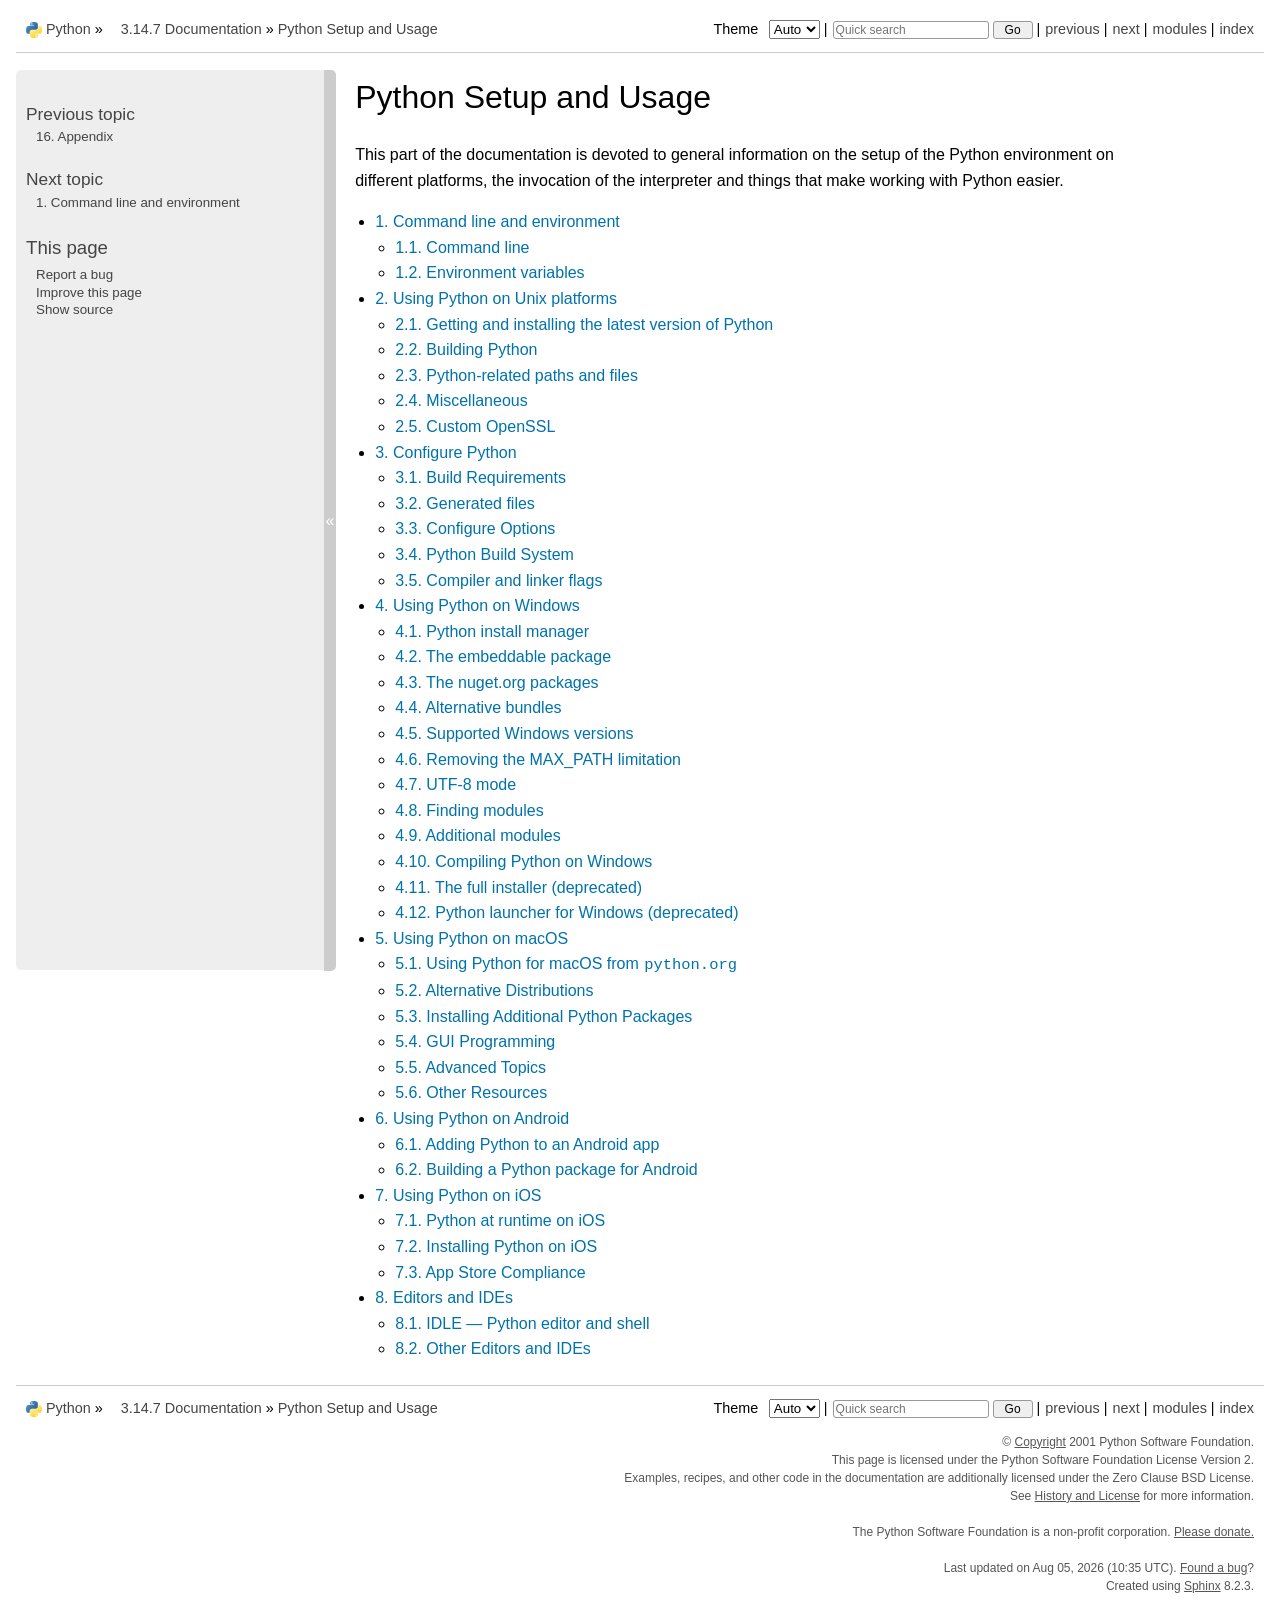
<file: ml/Python/pythoncore-3.14-64/Doc/html/using/index.html>
<!DOCTYPE html>

<html lang="en" data-content_root="../">
  <head>
    <meta charset="utf-8" />
    <meta name="viewport" content="width=device-width, initial-scale=1.0" /><meta name="viewport" content="width=device-width, initial-scale=1" />
<meta property="og:title" content="Python Setup and Usage" />
<meta property="og:type" content="website" />
<meta property="og:url" content="https://docs.python.org/3/using/index.html" />
<meta property="og:site_name" content="Python documentation" />
<meta property="og:description" content="This part of the documentation is devoted to general information on the setup of the Python environment on different platforms, the invocation of the interpreter and things that make working with P..." />
<meta property="og:image" content="_static/og-image.png" />
<meta property="og:image:alt" content="Python documentation" />
<meta name="description" content="This part of the documentation is devoted to general information on the setup of the Python environment on different platforms, the invocation of the interpreter and things that make working with P..." />
<meta name="theme-color" content="#3776ab">
<meta property="og:image:width" content="200">
<meta property="og:image:height" content="200">

    <title>Python Setup and Usage &#8212; Python 3.14.7 documentation</title><meta name="viewport" content="width=device-width, initial-scale=1.0">
    
    <link rel="stylesheet" type="text/css" href="../_static/pygments.css?v=b86133f3" />
    <link rel="stylesheet" type="text/css" href="../_static/classic.css?v=234b1a7c" />
    <link rel="stylesheet" type="text/css" href="../_static/pydoctheme.css?v=4365c8fe" />
    <link id="pygments_dark_css" media="(prefers-color-scheme: dark)" rel="stylesheet" type="text/css" href="../_static/pygments_dark.css?v=5349f25f" />
    
    <script src="../_static/documentation_options.js?v=2f7d2144"></script>
    <script src="../_static/doctools.js?v=9bcbadda"></script>
    <script src="../_static/sphinx_highlight.js?v=dc90522c"></script>
    
    <script src="../_static/sidebar.js"></script>
    
    <link rel="search" type="application/opensearchdescription+xml"
          title="Search within Python 3.14.7 documentation"
          href="../_static/opensearch.xml"/>
    <link rel="author" title="About these documents" href="../about.html" />
    <link rel="index" title="Index" href="../genindex.html" />
    <link rel="search" title="Search" href="../search.html" />
    <link rel="copyright" title="Copyright" href="../copyright.html" />
    <link rel="next" title="1. Command line and environment" href="cmdline.html" />
    <link rel="prev" title="16. Appendix" href="../tutorial/appendix.html" />
    
      
      <link rel="canonical" href="https://docs.python.org/3/using/index.html">
      
    

    
    <style>
      @media only screen {
        table.full-width-table {
            width: 100%;
        }
      }
    </style>
<link rel="stylesheet" href="../_static/pydoctheme_dark.css" media="(prefers-color-scheme: dark)" id="pydoctheme_dark_css">
    <link rel="shortcut icon" type="image/png" href="../_static/py.svg">
            <script type="text/javascript" src="../_static/copybutton.js"></script>
            <script type="text/javascript" src="../_static/menu.js"></script>
            <script type="text/javascript" src="../_static/search-focus.js"></script>
            <script type="text/javascript" src="../_static/themetoggle.js"></script> 
            <script type="text/javascript" src="../_static/rtd_switcher.js"></script>
            <meta name="readthedocs-addons-api-version" content="1">

  </head>
<body>
<div class="mobile-nav">
    <input type="checkbox" id="menuToggler" class="toggler__input" aria-controls="navigation"
           aria-pressed="false" aria-expanded="false" role="button" aria-label="Menu">
    <nav class="nav-content" role="navigation">
        <label for="menuToggler" class="toggler__label">
            <span></span>
        </label>
        <span class="nav-items-wrapper">
            <a href="https://www.python.org/" class="nav-logo">
                <img src="../_static/py.svg" alt="Python logo">
            </a>
            <span class="version_switcher_placeholder"></span>
            <form role="search" class="search" action="../search.html" method="get">
                <svg xmlns="http://www.w3.org/2000/svg" width="20" height="20" viewBox="0 0 24 24" class="search-icon">
                    <path fill-rule="nonzero" fill="currentColor" d="M15.5 14h-.79l-.28-.27a6.5 6.5 0 001.48-5.34c-.47-2.78-2.79-5-5.59-5.34a6.505 6.505 0 00-7.27 7.27c.34 2.8 2.56 5.12 5.34 5.59a6.5 6.5 0 005.34-1.48l.27.28v.79l4.25 4.25c.41.41 1.08.41 1.49 0 .41-.41.41-1.08 0-1.49L15.5 14zm-6 0C7.01 14 5 11.99 5 9.5S7.01 5 9.5 5 14 7.01 14 9.5 11.99 14 9.5 14z"></path>
                </svg>
                <input placeholder="Quick search" aria-label="Quick search" type="search" name="q">
                <input type="submit" value="Go">
            </form>
        </span>
    </nav>
    <div class="menu-wrapper">
        <nav class="menu" role="navigation" aria-label="main navigation">
            <div class="language_switcher_placeholder"></div>
            
<label class="theme-selector-label">
    Theme
    <select class="theme-selector" oninput="activateTheme(this.value)">
        <option value="auto" selected>Auto</option>
        <option value="light">Light</option>
        <option value="dark">Dark</option>
    </select>
</label>
  <div>
    <h4>Previous topic</h4>
    <p class="topless"><a href="../tutorial/appendix.html"
                          title="previous chapter"><span class="section-number">16. </span>Appendix</a></p>
  </div>
  <div>
    <h4>Next topic</h4>
    <p class="topless"><a href="cmdline.html"
                          title="next chapter"><span class="section-number">1. </span>Command line and environment</a></p>
  </div>
  <script>
    document.addEventListener('DOMContentLoaded', () => {
        const title = document.querySelector('meta[property="og:title"]').content;
        const elements = document.querySelectorAll('.improvepage');
        const pageurl = window.location.href.split('?')[0];
        elements.forEach(element => {
            const url = new URL(element.href.split('?')[0].replace("-nojs", ""));
            url.searchParams.set('pagetitle', title);
            url.searchParams.set('pageurl', pageurl);
            url.searchParams.set('pagesource', "using/index.rst");
            element.href = url.toString();
        });
    });
  </script>
  <div role="note" aria-label="source link">
    <h3>This page</h3>
    <ul class="this-page-menu">
      <li><a href="../bugs.html">Report a bug</a></li>
      <li><a class="improvepage" href="../improve-page-nojs.html">Improve this page</a></li>
      <li>
        <a href="https://github.com/python/cpython/blob/main/Doc/using/index.rst?plain=1"
            rel="nofollow">Show source
        </a>
      </li>
      
    </ul>
  </div>
        </nav>
    </div>
</div>

  
    <div class="related" role="navigation" aria-label="Related">
      <h3>Navigation</h3>
      <ul>
        <li class="right" style="margin-right: 10px">
          <a href="../genindex.html" title="General Index"
             accesskey="I">index</a></li>
        <li class="right" >
          <a href="../py-modindex.html" title="Python Module Index"
             >modules</a> |</li>
        <li class="right" >
          <a href="cmdline.html" title="1. Command line and environment"
             accesskey="N">next</a> |</li>
        <li class="right" >
          <a href="../tutorial/appendix.html" title="16. Appendix"
             accesskey="P">previous</a> |</li>

          <li><img src="../_static/py.svg" alt="Python logo" style="vertical-align: middle; margin-top: -1px"></li>
          <li><a href="https://www.python.org/">Python</a> &#187;</li>
          <li class="switchers">
            <div class="language_switcher_placeholder"></div>
            <div class="version_switcher_placeholder"></div>
          </li>
          <li>
              
          </li>
    <li id="cpython-language-and-version">
      <a href="../index.html">3.14.7 Documentation</a> &#187;
    </li>

        <li class="nav-item nav-item-this"><a href="">Python Setup and Usage</a></li>
                <li class="right">
                    

    <div class="inline-search" role="search">
        <form class="inline-search" action="../search.html" method="get">
          <input placeholder="Quick search" aria-label="Quick search" type="search" name="q" id="search-box">
          <input type="submit" value="Go">
        </form>
    </div>
                     |
                </li>
            <li class="right">
<label class="theme-selector-label">
    Theme
    <select class="theme-selector" oninput="activateTheme(this.value)">
        <option value="auto" selected>Auto</option>
        <option value="light">Light</option>
        <option value="dark">Dark</option>
    </select>
</label> |</li>
            
      </ul>
    </div>    

    <div class="document">
      <div class="documentwrapper">
        <div class="bodywrapper">
          <div class="body" role="main">
            
  <section id="python-setup-and-usage">
<span id="using-index"></span><h1>Python Setup and Usage<a class="headerlink" href="#python-setup-and-usage" title="Link to this heading">¶</a></h1>
<p>This part of the documentation is devoted to general information on the setup
of the Python environment on different platforms, the invocation of the
interpreter and things that make working with Python easier.</p>
<div class="toctree-wrapper compound">
<ul>
<li class="toctree-l1"><a class="reference internal" href="cmdline.html">1. Command line and environment</a><ul>
<li class="toctree-l2"><a class="reference internal" href="cmdline.html#command-line">1.1. Command line</a></li>
<li class="toctree-l2"><a class="reference internal" href="cmdline.html#environment-variables">1.2. Environment variables</a></li>
</ul>
</li>
<li class="toctree-l1"><a class="reference internal" href="unix.html">2. Using Python on Unix platforms</a><ul>
<li class="toctree-l2"><a class="reference internal" href="unix.html#getting-and-installing-the-latest-version-of-python">2.1. Getting and installing the latest version of Python</a></li>
<li class="toctree-l2"><a class="reference internal" href="unix.html#building-python">2.2. Building Python</a></li>
<li class="toctree-l2"><a class="reference internal" href="unix.html#python-related-paths-and-files">2.3. Python-related paths and files</a></li>
<li class="toctree-l2"><a class="reference internal" href="unix.html#miscellaneous">2.4. Miscellaneous</a></li>
<li class="toctree-l2"><a class="reference internal" href="unix.html#custom-openssl">2.5. Custom OpenSSL</a></li>
</ul>
</li>
<li class="toctree-l1"><a class="reference internal" href="configure.html">3. Configure Python</a><ul>
<li class="toctree-l2"><a class="reference internal" href="configure.html#build-requirements">3.1. Build Requirements</a></li>
<li class="toctree-l2"><a class="reference internal" href="configure.html#generated-files">3.2. Generated files</a></li>
<li class="toctree-l2"><a class="reference internal" href="configure.html#configure-options">3.3. Configure Options</a></li>
<li class="toctree-l2"><a class="reference internal" href="configure.html#python-build-system">3.4. Python Build System</a></li>
<li class="toctree-l2"><a class="reference internal" href="configure.html#compiler-and-linker-flags">3.5. Compiler and linker flags</a></li>
</ul>
</li>
<li class="toctree-l1"><a class="reference internal" href="windows.html">4. Using Python on Windows</a><ul>
<li class="toctree-l2"><a class="reference internal" href="windows.html#python-install-manager">4.1. Python install manager</a></li>
<li class="toctree-l2"><a class="reference internal" href="windows.html#the-embeddable-package">4.2. The embeddable package</a></li>
<li class="toctree-l2"><a class="reference internal" href="windows.html#the-nuget-org-packages">4.3. The nuget.org packages</a></li>
<li class="toctree-l2"><a class="reference internal" href="windows.html#alternative-bundles">4.4. Alternative bundles</a></li>
<li class="toctree-l2"><a class="reference internal" href="windows.html#supported-windows-versions">4.5. Supported Windows versions</a></li>
<li class="toctree-l2"><a class="reference internal" href="windows.html#removing-the-max-path-limitation">4.6. Removing the MAX_PATH limitation</a></li>
<li class="toctree-l2"><a class="reference internal" href="windows.html#utf-8-mode">4.7. UTF-8 mode</a></li>
<li class="toctree-l2"><a class="reference internal" href="windows.html#finding-modules">4.8. Finding modules</a></li>
<li class="toctree-l2"><a class="reference internal" href="windows.html#additional-modules">4.9. Additional modules</a></li>
<li class="toctree-l2"><a class="reference internal" href="windows.html#compiling-python-on-windows">4.10. Compiling Python on Windows</a></li>
<li class="toctree-l2"><a class="reference internal" href="windows.html#the-full-installer-deprecated">4.11. The full installer (deprecated)</a></li>
<li class="toctree-l2"><a class="reference internal" href="windows.html#python-launcher-for-windows-deprecated">4.12. Python launcher for Windows (deprecated)</a></li>
</ul>
</li>
<li class="toctree-l1"><a class="reference internal" href="mac.html">5. Using Python on macOS</a><ul>
<li class="toctree-l2"><a class="reference internal" href="mac.html#using-python-for-macos-from-python-org">5.1. Using Python for macOS from <code class="docutils literal notranslate"><span class="pre">python.org</span></code></a></li>
<li class="toctree-l2"><a class="reference internal" href="mac.html#alternative-distributions">5.2. Alternative Distributions</a></li>
<li class="toctree-l2"><a class="reference internal" href="mac.html#installing-additional-python-packages">5.3. Installing Additional Python Packages</a></li>
<li class="toctree-l2"><a class="reference internal" href="mac.html#gui-programming">5.4. GUI Programming</a></li>
<li class="toctree-l2"><a class="reference internal" href="mac.html#advanced-topics">5.5. Advanced Topics</a></li>
<li class="toctree-l2"><a class="reference internal" href="mac.html#other-resources">5.6. Other Resources</a></li>
</ul>
</li>
<li class="toctree-l1"><a class="reference internal" href="android.html">6. Using Python on Android</a><ul>
<li class="toctree-l2"><a class="reference internal" href="android.html#adding-python-to-an-android-app">6.1. Adding Python to an Android app</a></li>
<li class="toctree-l2"><a class="reference internal" href="android.html#building-a-python-package-for-android">6.2. Building a Python package for Android</a></li>
</ul>
</li>
<li class="toctree-l1"><a class="reference internal" href="ios.html">7. Using Python on iOS</a><ul>
<li class="toctree-l2"><a class="reference internal" href="ios.html#python-at-runtime-on-ios">7.1. Python at runtime on iOS</a></li>
<li class="toctree-l2"><a class="reference internal" href="ios.html#installing-python-on-ios">7.2. Installing Python on iOS</a></li>
<li class="toctree-l2"><a class="reference internal" href="ios.html#app-store-compliance">7.3. App Store Compliance</a></li>
</ul>
</li>
<li class="toctree-l1"><a class="reference internal" href="editors.html">8. Editors and IDEs</a><ul>
<li class="toctree-l2"><a class="reference internal" href="editors.html#idle-python-editor-and-shell">8.1. IDLE — Python editor and shell</a></li>
<li class="toctree-l2"><a class="reference internal" href="editors.html#other-editors-and-ides">8.2. Other Editors and IDEs</a></li>
</ul>
</li>
</ul>
</div>
</section>


            <div class="clearer"></div>
          </div>
        </div>
      </div>
      <div class="sphinxsidebar" role="navigation" aria-label="Main">
        <div class="sphinxsidebarwrapper">
  <div>
    <h4>Previous topic</h4>
    <p class="topless"><a href="../tutorial/appendix.html"
                          title="previous chapter"><span class="section-number">16. </span>Appendix</a></p>
  </div>
  <div>
    <h4>Next topic</h4>
    <p class="topless"><a href="cmdline.html"
                          title="next chapter"><span class="section-number">1. </span>Command line and environment</a></p>
  </div>
  <script>
    document.addEventListener('DOMContentLoaded', () => {
        const title = document.querySelector('meta[property="og:title"]').content;
        const elements = document.querySelectorAll('.improvepage');
        const pageurl = window.location.href.split('?')[0];
        elements.forEach(element => {
            const url = new URL(element.href.split('?')[0].replace("-nojs", ""));
            url.searchParams.set('pagetitle', title);
            url.searchParams.set('pageurl', pageurl);
            url.searchParams.set('pagesource', "using/index.rst");
            element.href = url.toString();
        });
    });
  </script>
  <div role="note" aria-label="source link">
    <h3>This page</h3>
    <ul class="this-page-menu">
      <li><a href="../bugs.html">Report a bug</a></li>
      <li><a class="improvepage" href="../improve-page-nojs.html">Improve this page</a></li>
      <li>
        <a href="https://github.com/python/cpython/blob/main/Doc/using/index.rst?plain=1"
            rel="nofollow">Show source
        </a>
      </li>
      
    </ul>
  </div>
        </div>
<div id="sidebarbutton" title="Collapse sidebar">
<span>«</span>
</div>

      </div>
      <div class="clearer"></div>
    </div>  
    <div class="related" role="navigation" aria-label="Related">
      <h3>Navigation</h3>
      <ul>
        <li class="right" style="margin-right: 10px">
          <a href="../genindex.html" title="General Index"
             >index</a></li>
        <li class="right" >
          <a href="../py-modindex.html" title="Python Module Index"
             >modules</a> |</li>
        <li class="right" >
          <a href="cmdline.html" title="1. Command line and environment"
             >next</a> |</li>
        <li class="right" >
          <a href="../tutorial/appendix.html" title="16. Appendix"
             >previous</a> |</li>

          <li><img src="../_static/py.svg" alt="Python logo" style="vertical-align: middle; margin-top: -1px"></li>
          <li><a href="https://www.python.org/">Python</a> &#187;</li>
          <li class="switchers">
            <div class="language_switcher_placeholder"></div>
            <div class="version_switcher_placeholder"></div>
          </li>
          <li>
              
          </li>
    <li id="cpython-language-and-version">
      <a href="../index.html">3.14.7 Documentation</a> &#187;
    </li>

        <li class="nav-item nav-item-this"><a href="">Python Setup and Usage</a></li>
                <li class="right">
                    

    <div class="inline-search" role="search">
        <form class="inline-search" action="../search.html" method="get">
          <input placeholder="Quick search" aria-label="Quick search" type="search" name="q" id="search-box">
          <input type="submit" value="Go">
        </form>
    </div>
                     |
                </li>
            <li class="right">
<label class="theme-selector-label">
    Theme
    <select class="theme-selector" oninput="activateTheme(this.value)">
        <option value="auto" selected>Auto</option>
        <option value="light">Light</option>
        <option value="dark">Dark</option>
    </select>
</label> |</li>
            
      </ul>
    </div>  
    <div class="footer">
    &copy; <a href="../copyright.html">Copyright</a> 2001 Python Software Foundation.
    <br>
    This page is licensed under the Python Software Foundation License Version 2.
    <br>
    Examples, recipes, and other code in the documentation are additionally licensed under the Zero Clause BSD License.
    <br>
    
      See <a href="/license.html">History and License</a> for more information.<br>
    
    
    <br>

    The Python Software Foundation is a non-profit corporation.
<a href="https://www.python.org/psf/donations/">Please donate.</a>
<br>
    <br>
      Last updated on Aug 05, 2026 (10:35 UTC).
    
      <a href="/bugs.html">Found a bug</a>?
    
    <br>

    Created using <a href="https://www.sphinx-doc.org/">Sphinx</a> 8.2.3.
    </div>

  </body>
</html>
</file>
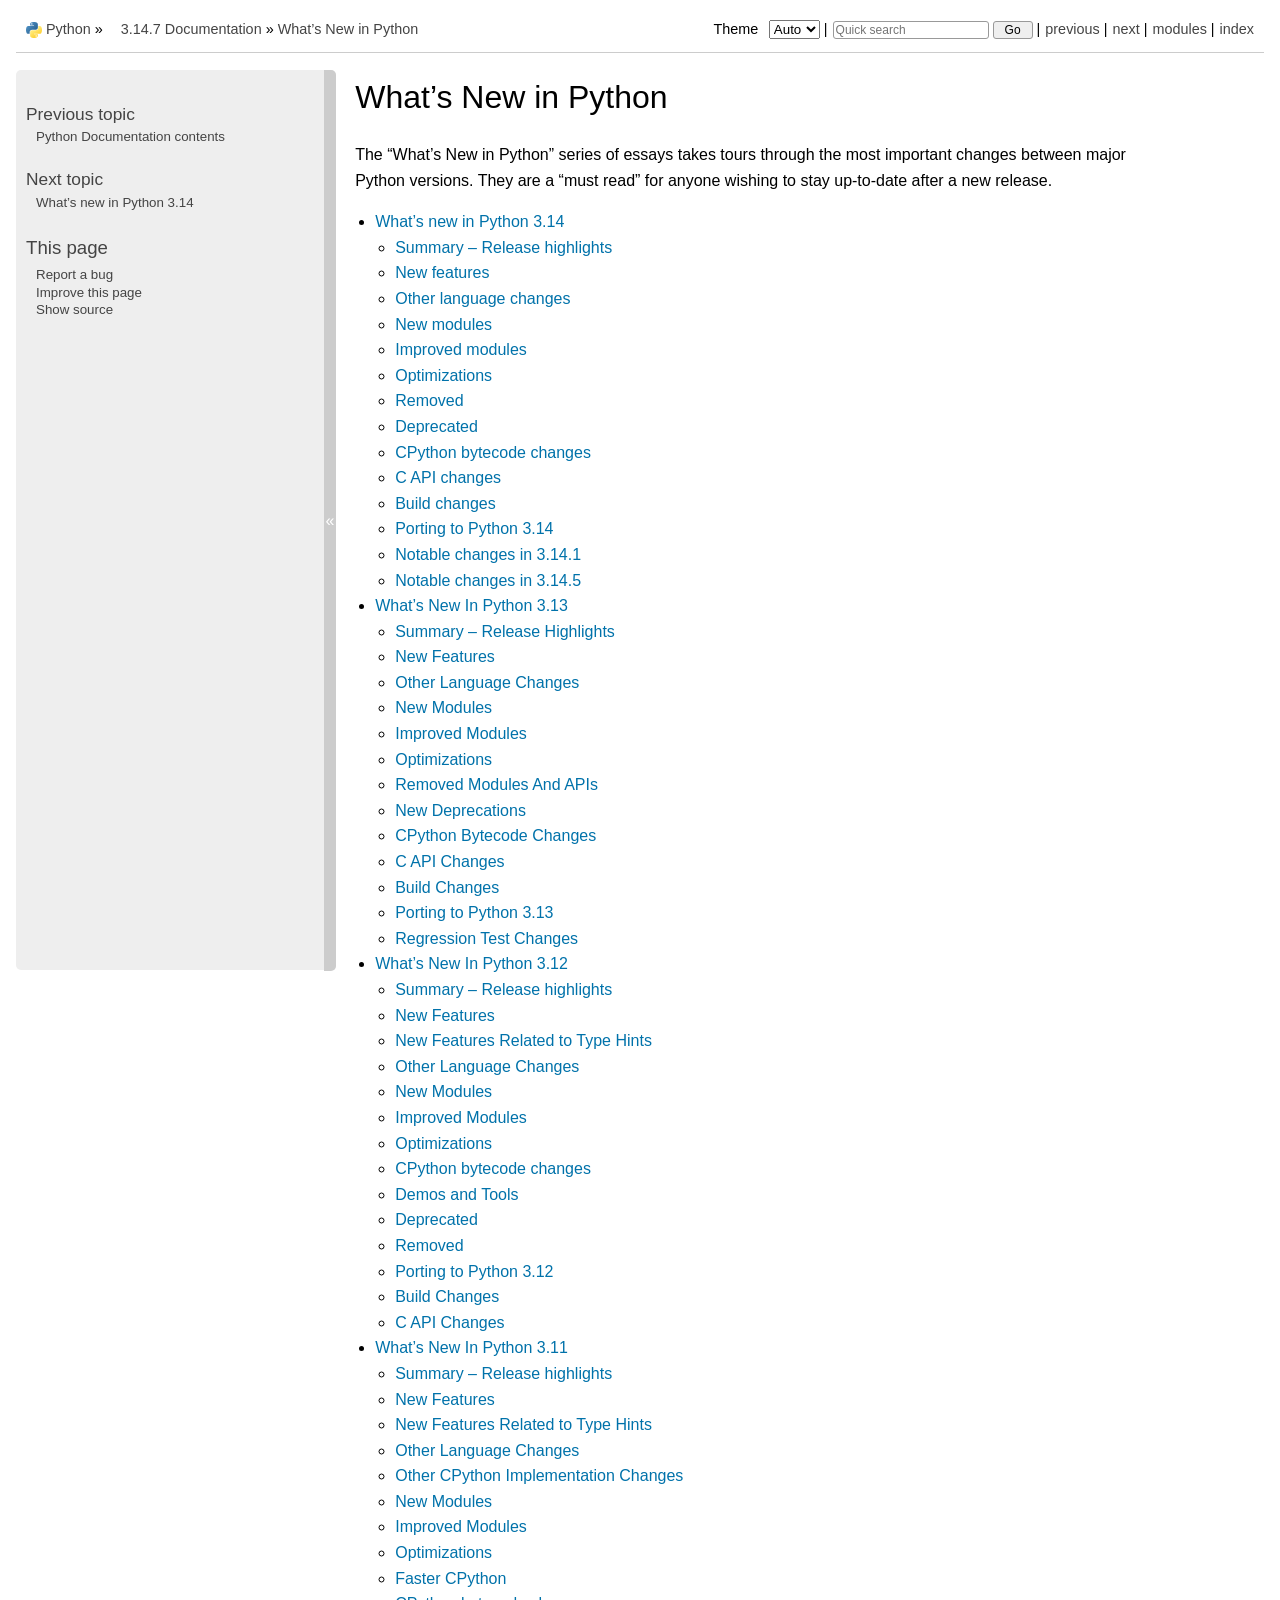
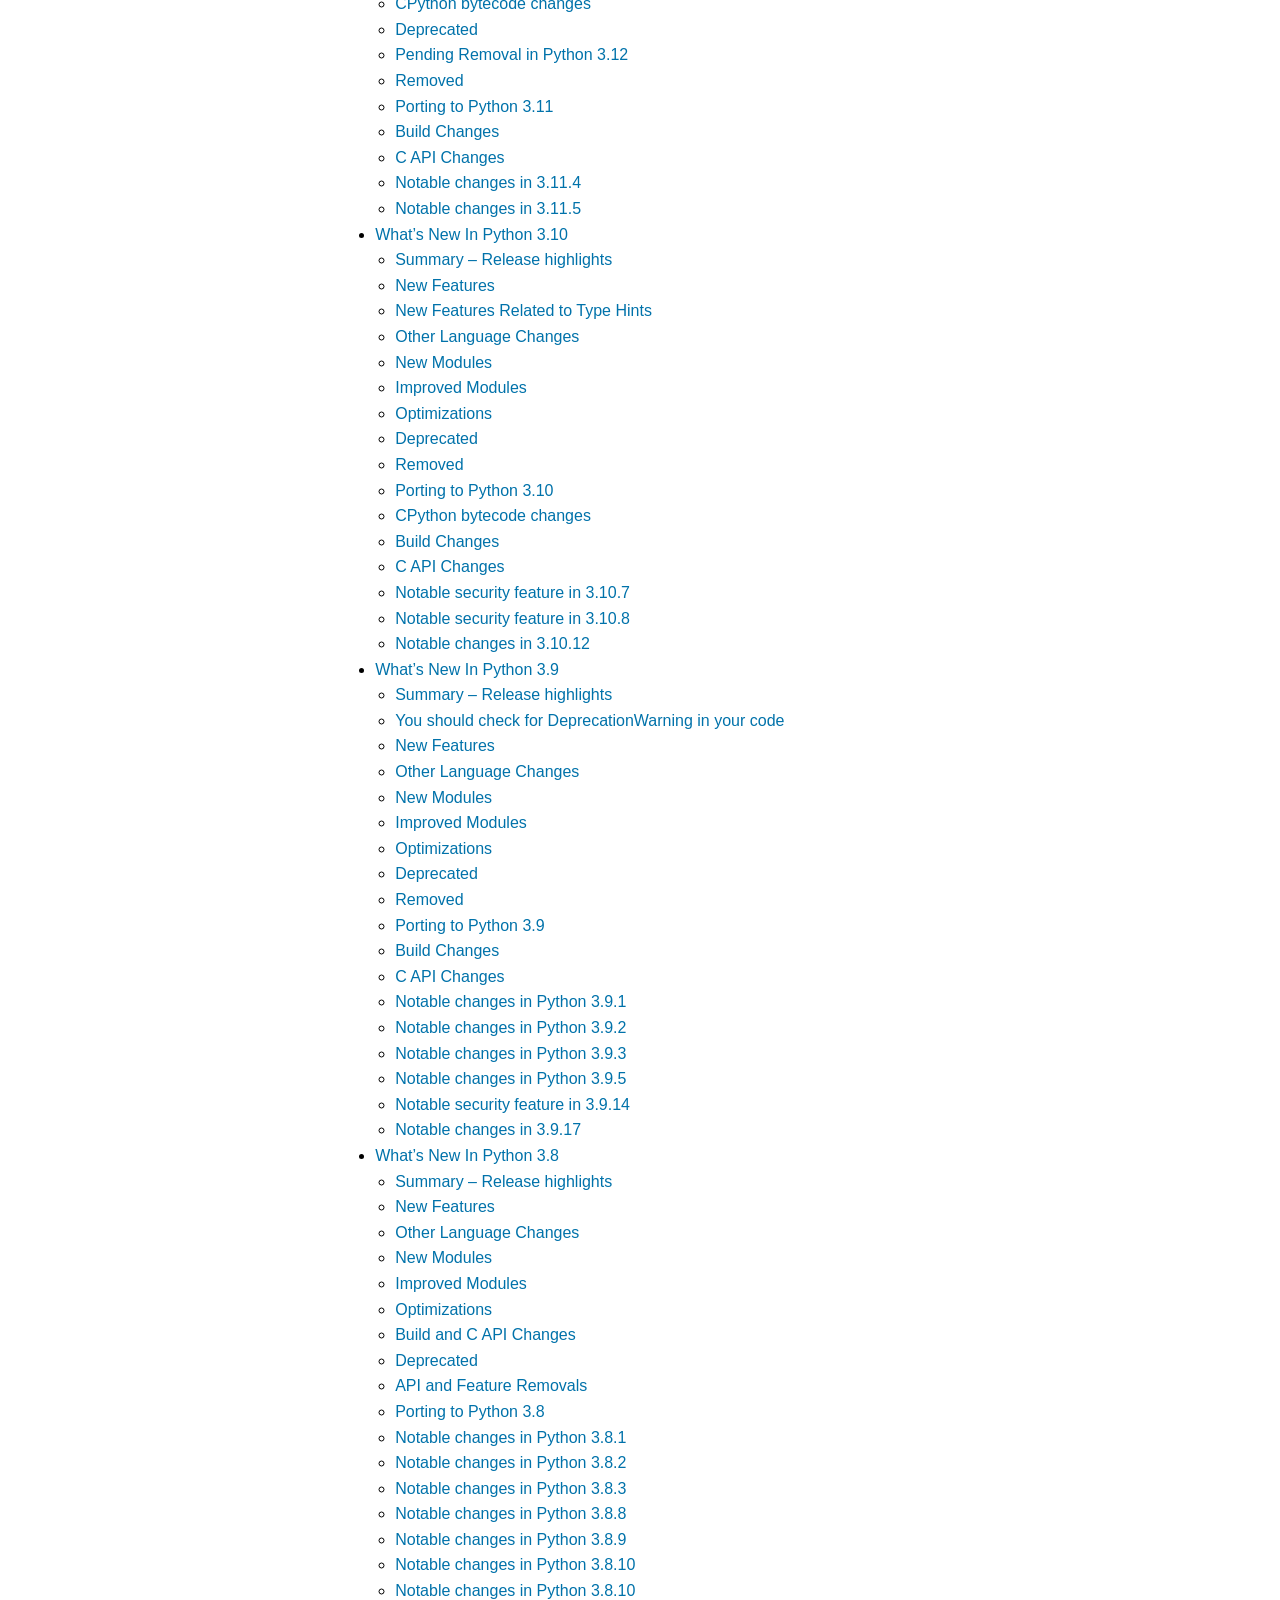
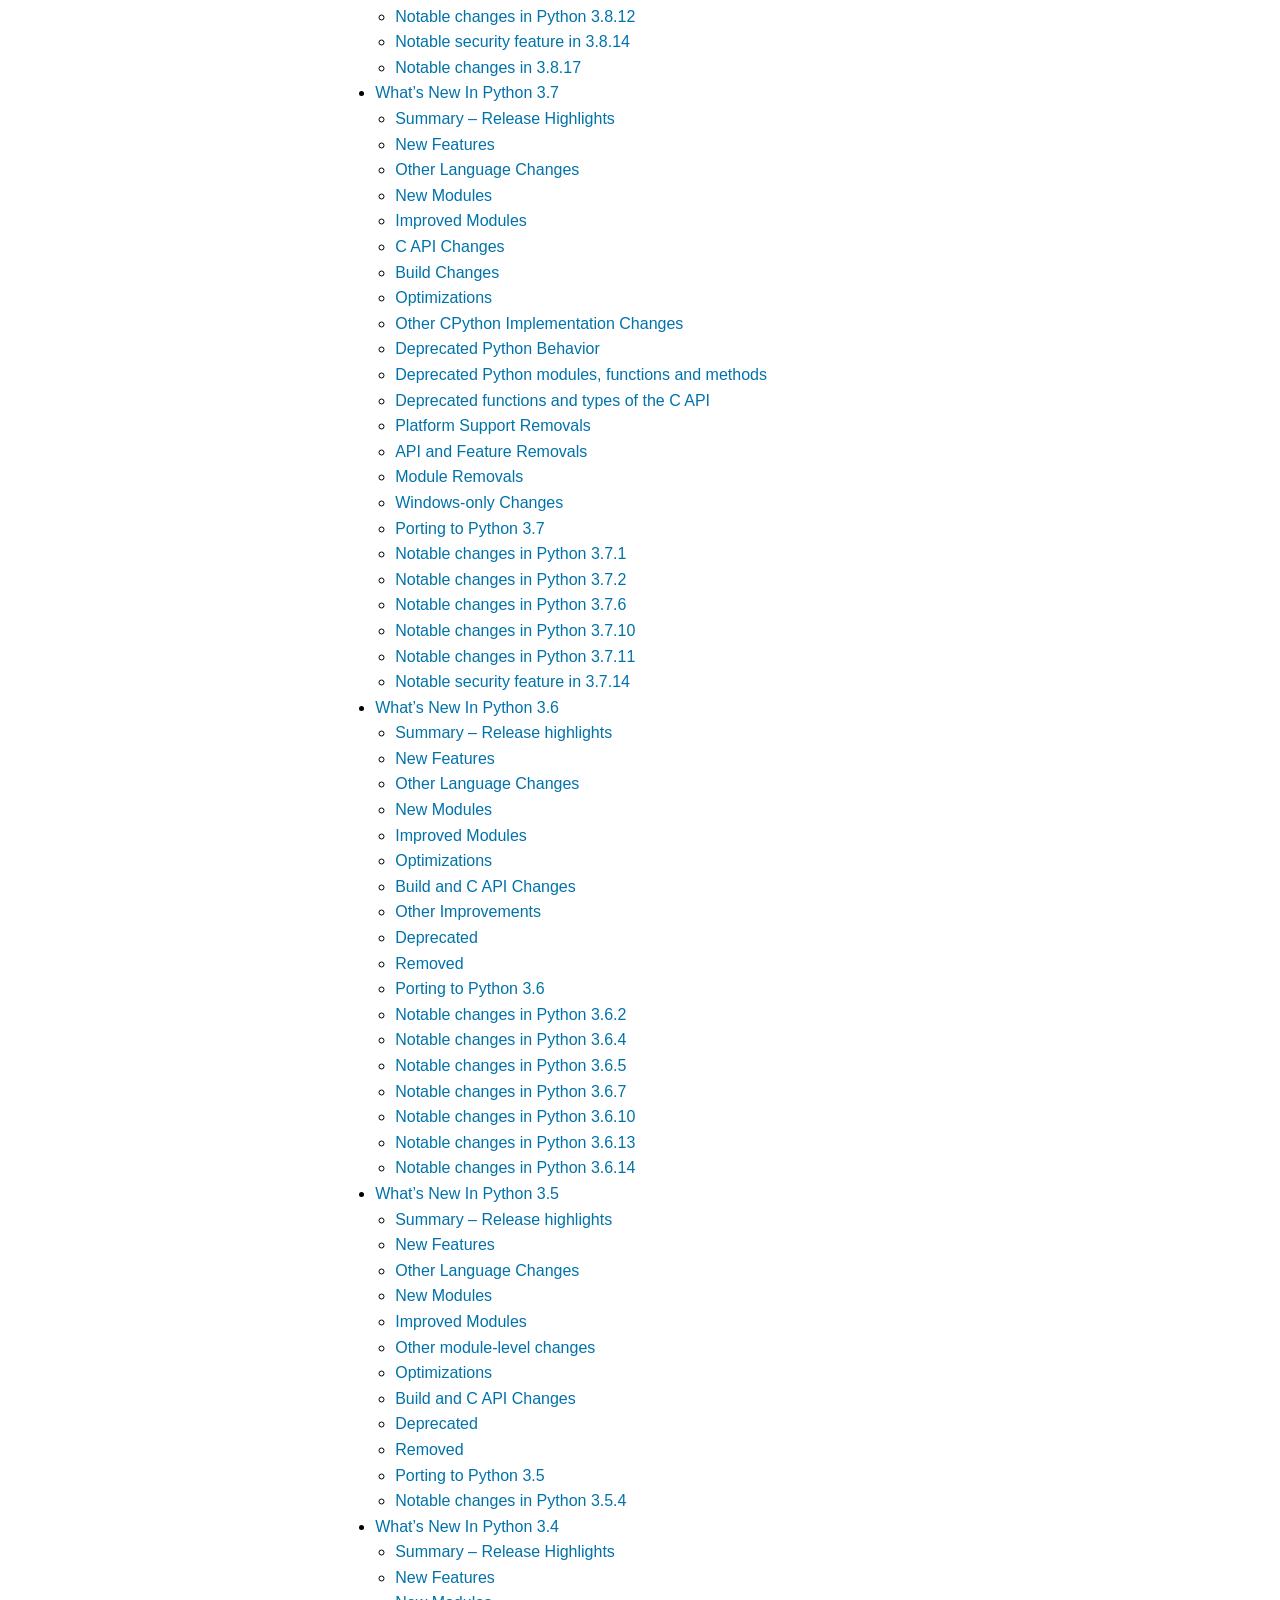
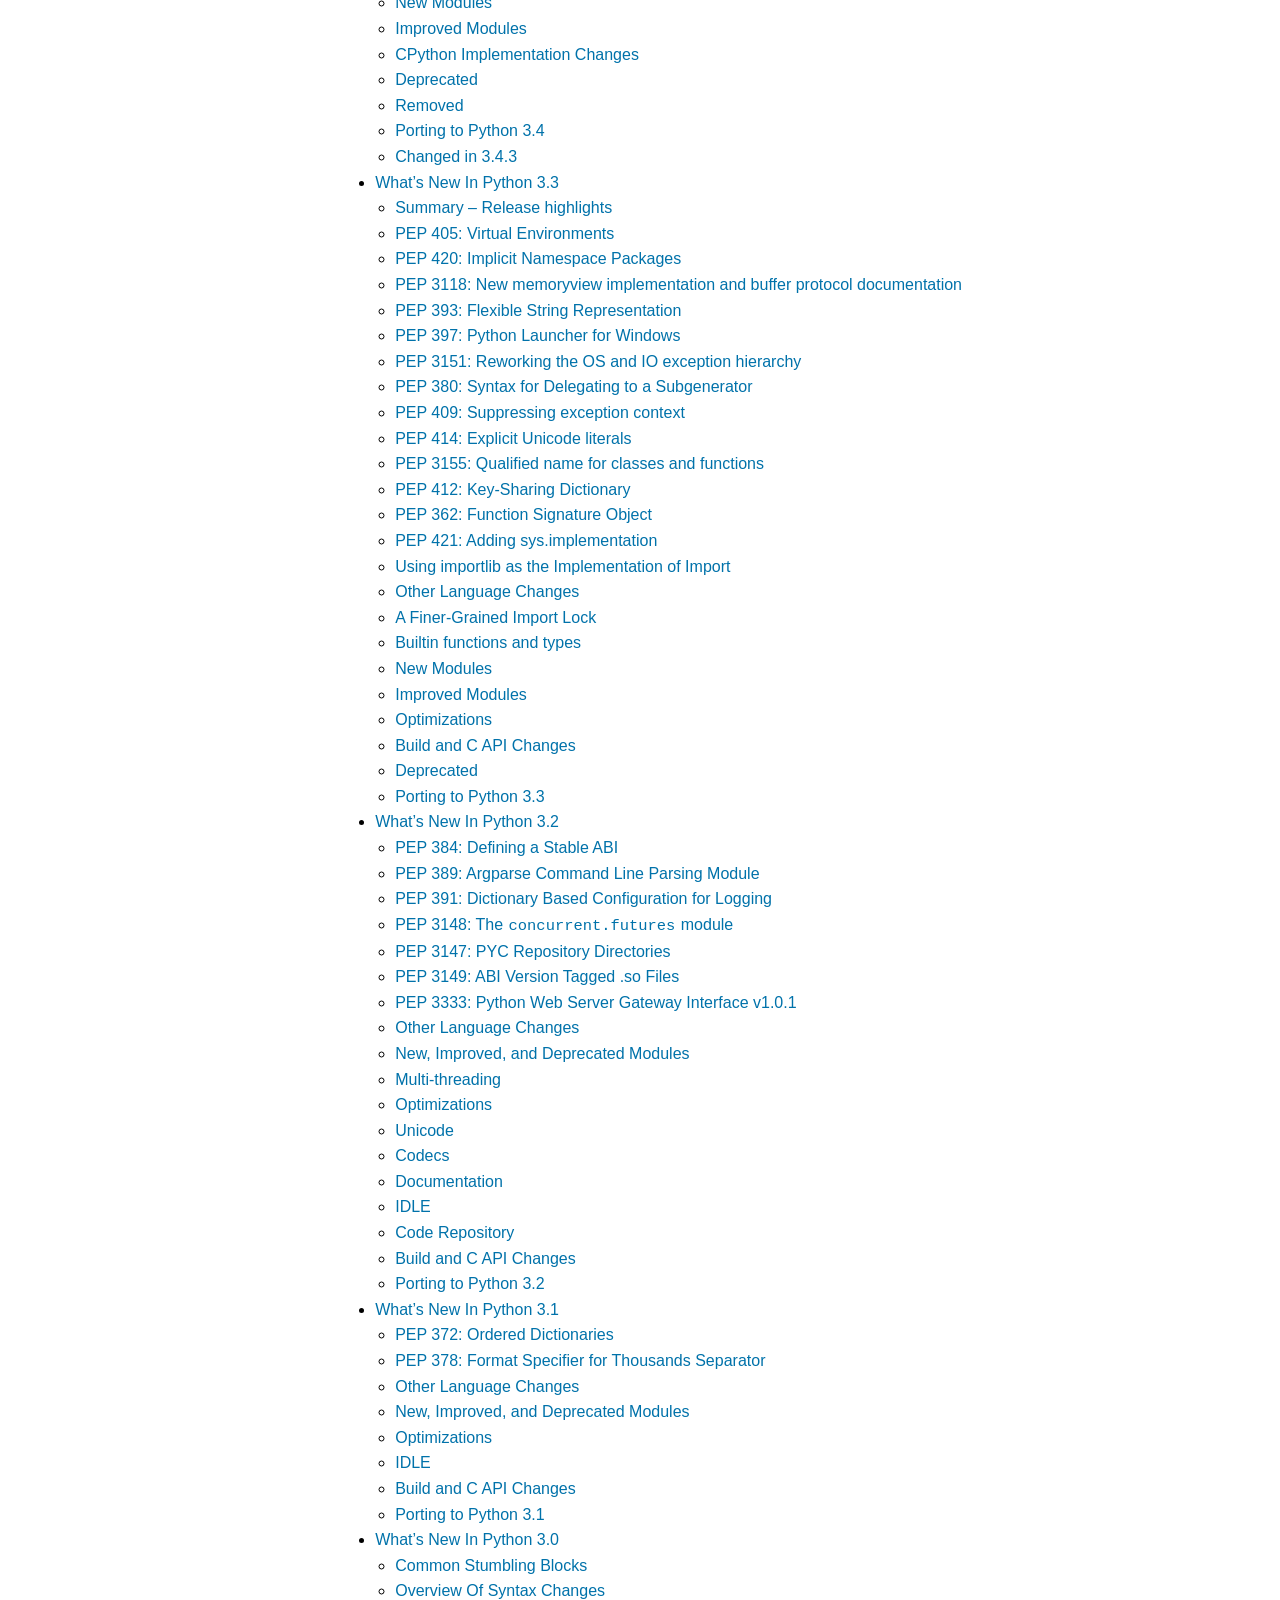
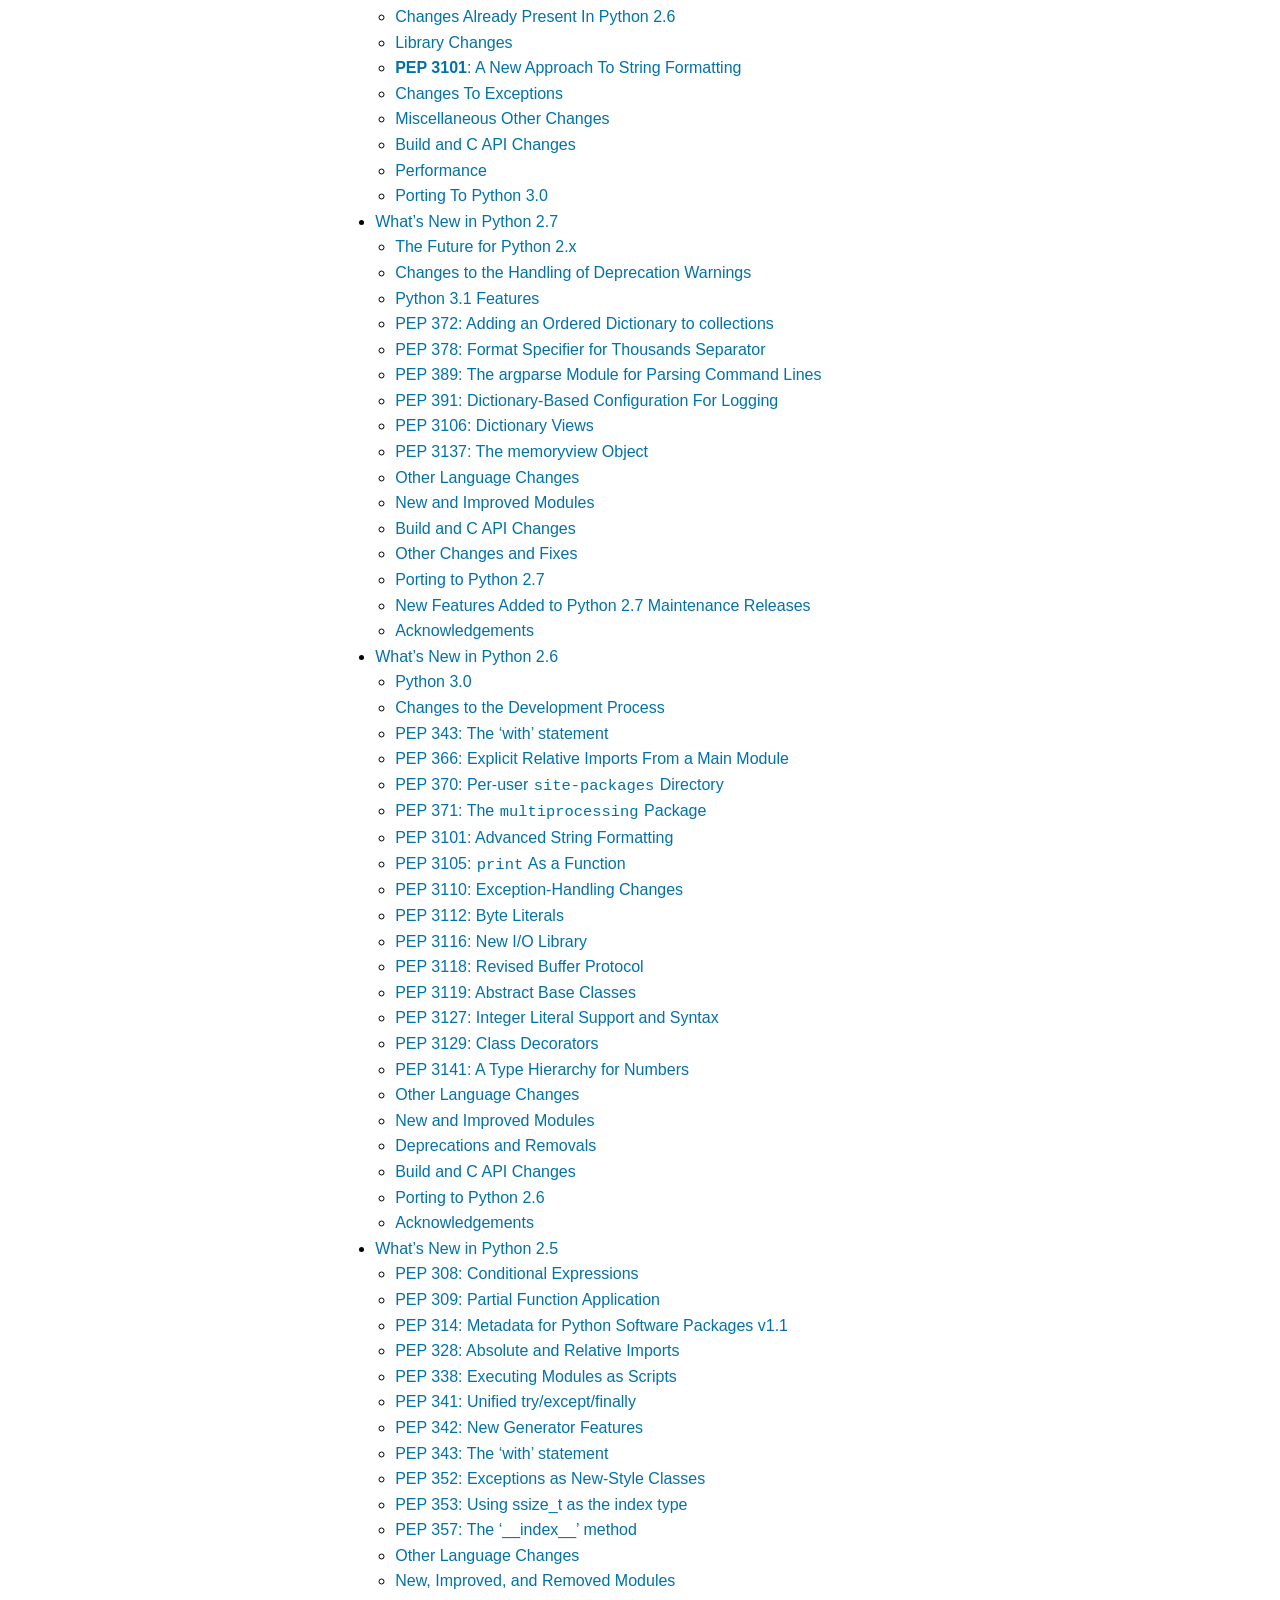
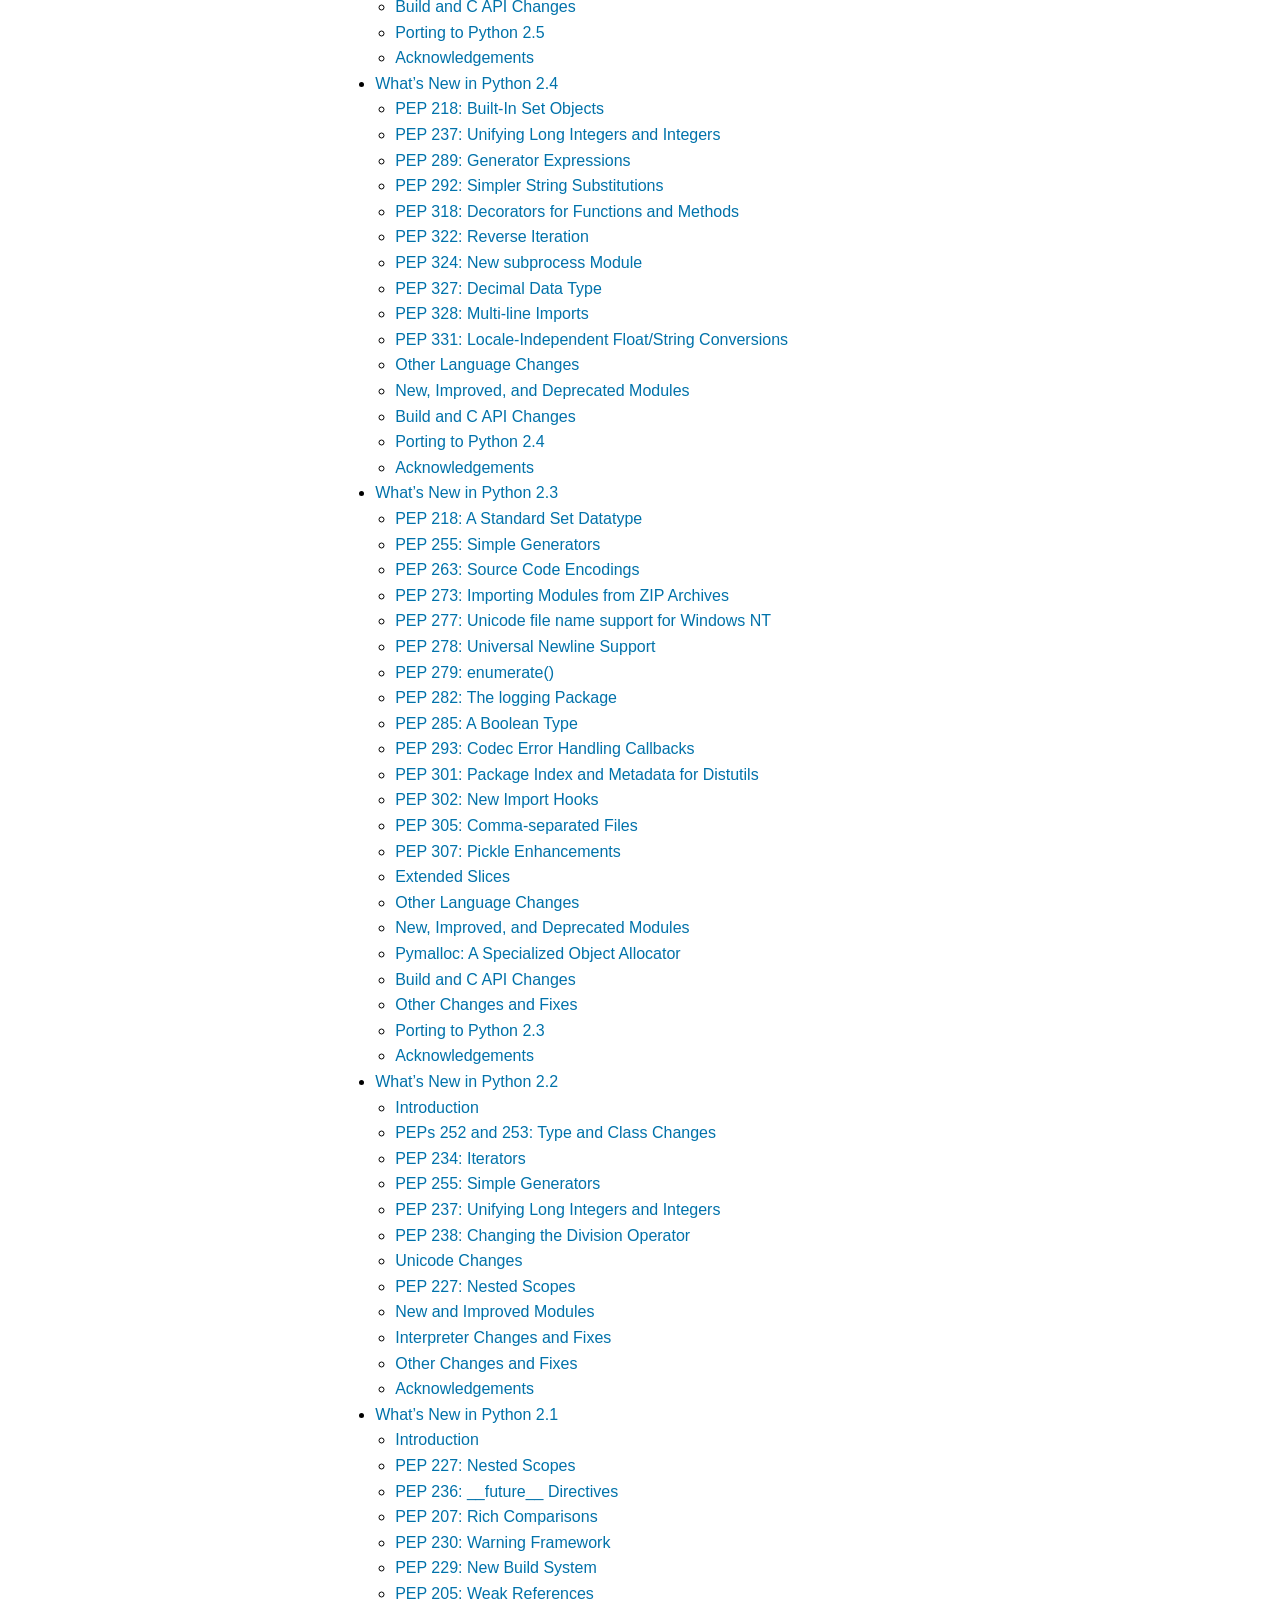
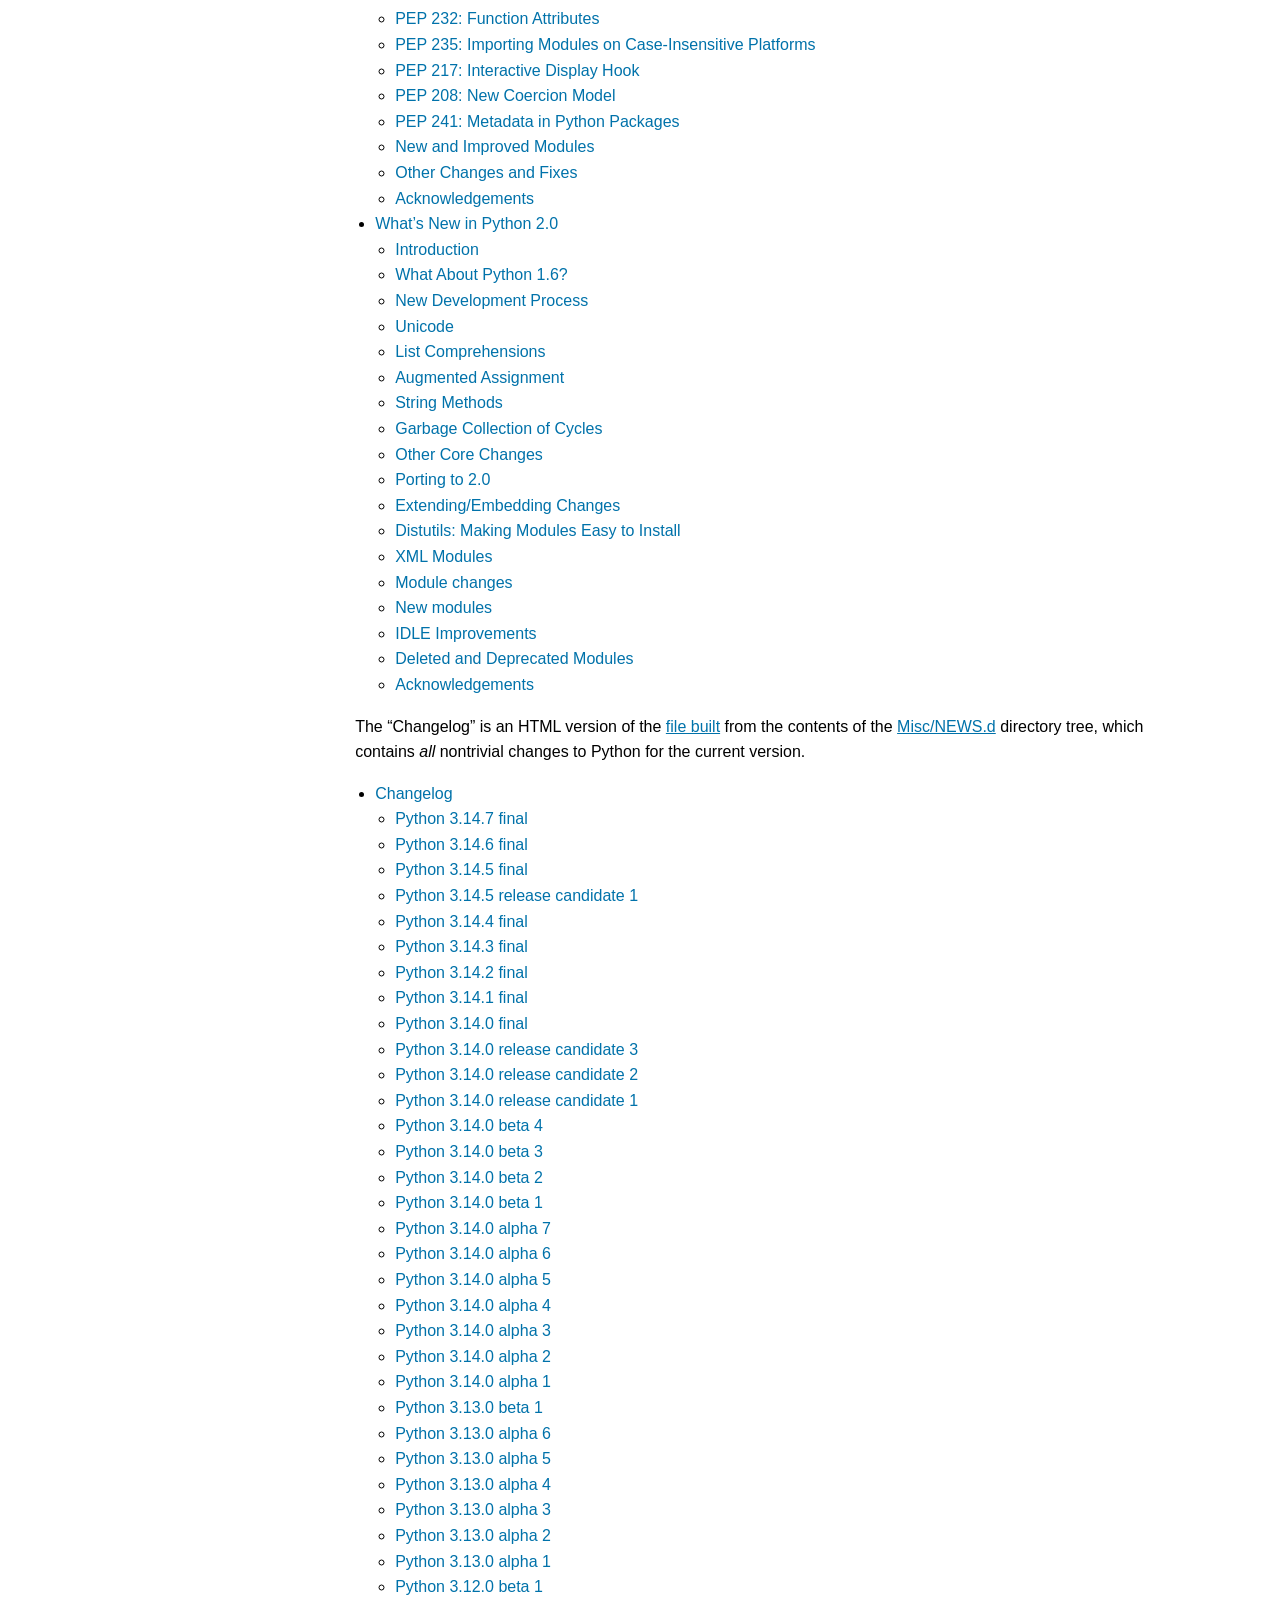
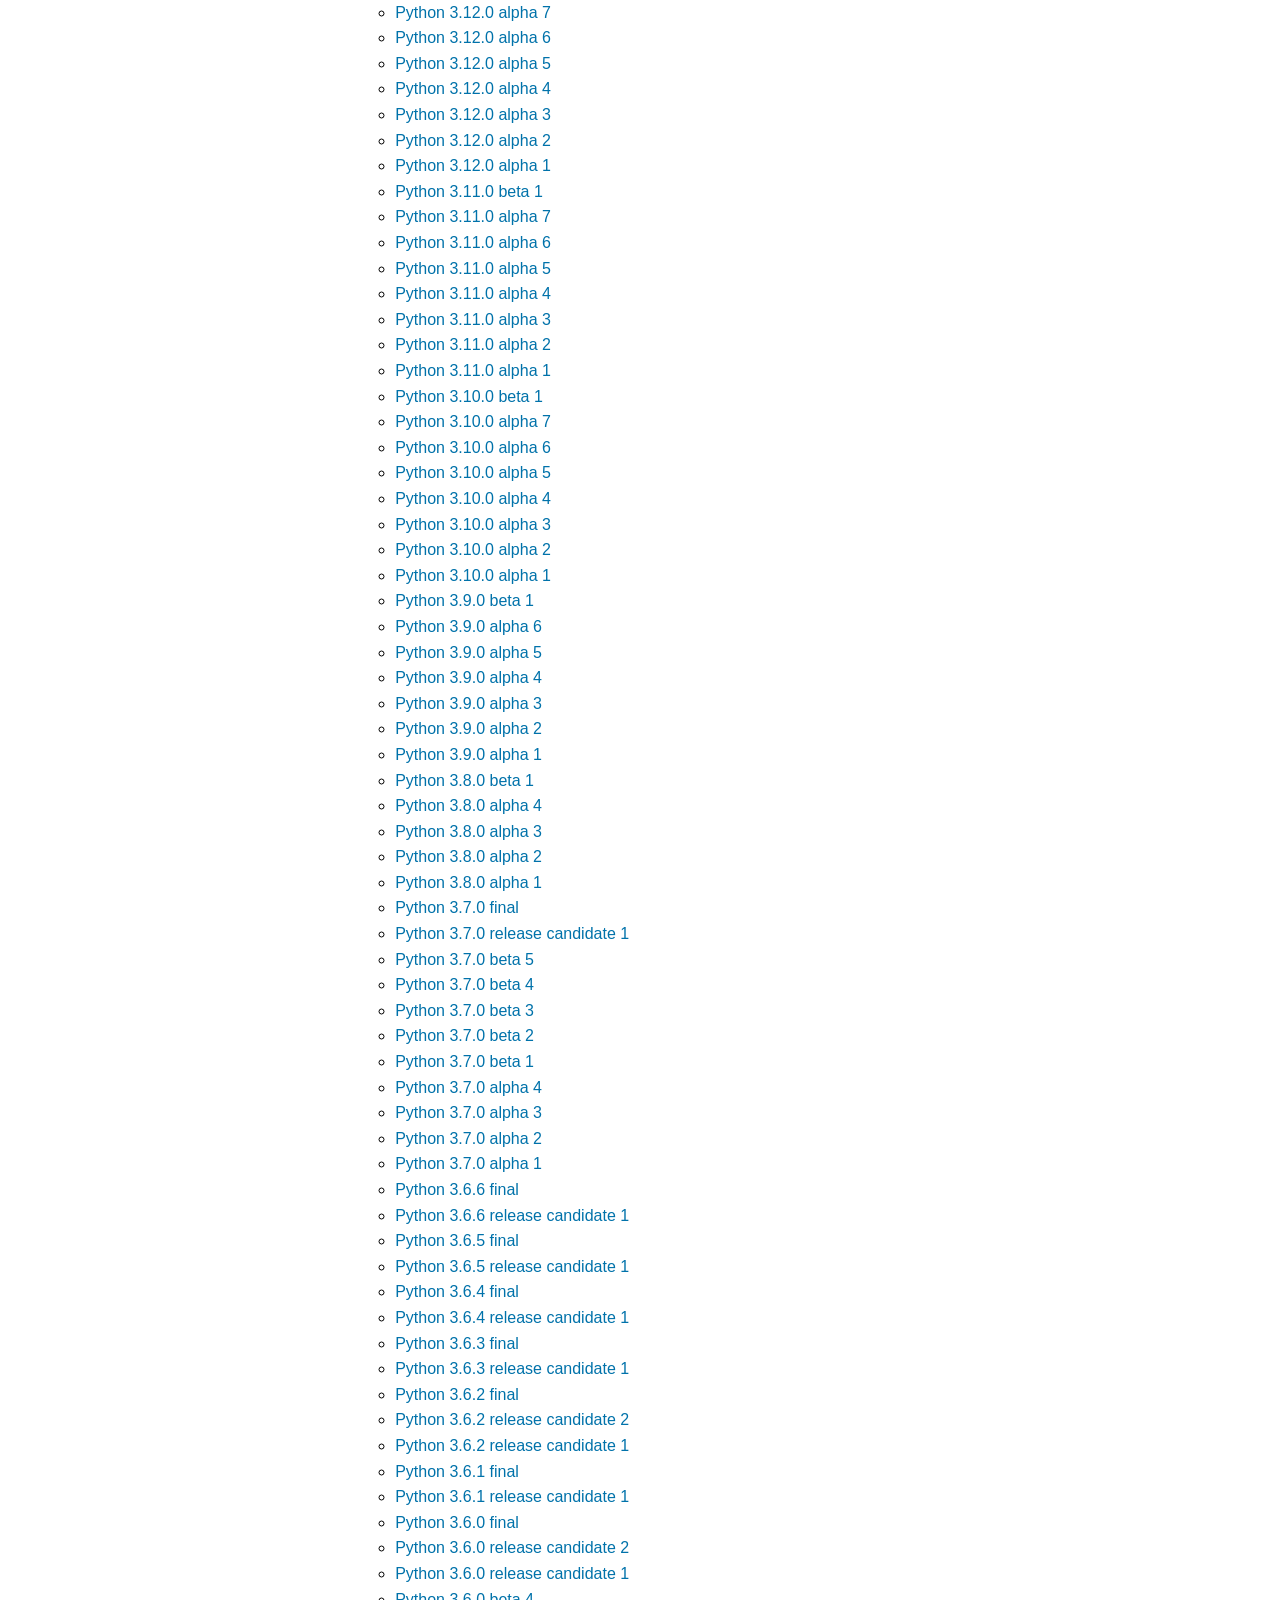
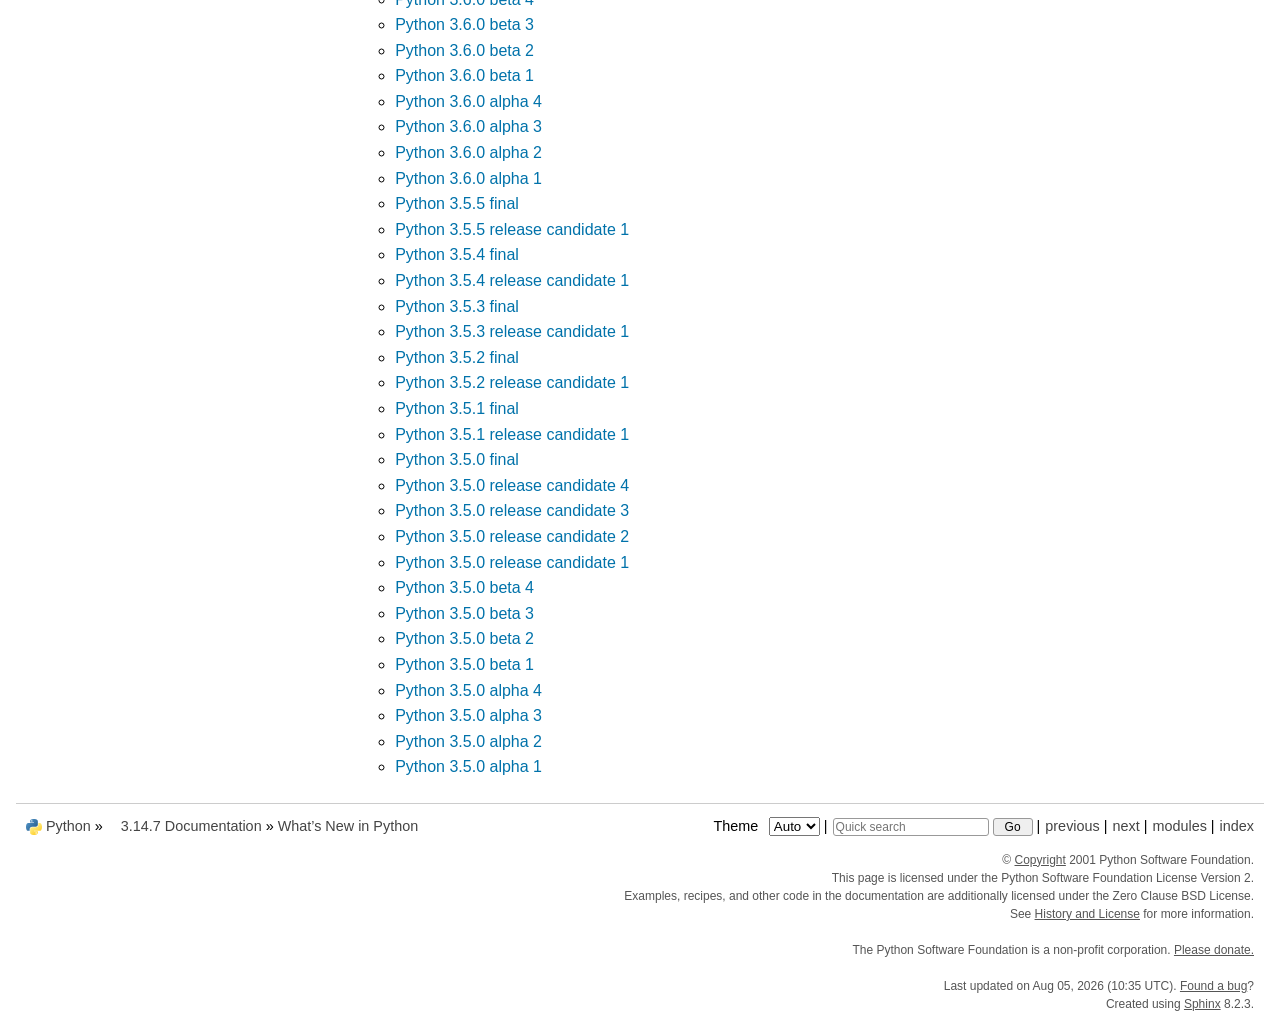
<file: ml/Python/pythoncore-3.14-64/Doc/html/whatsnew/index.html>
<!DOCTYPE html>

<html lang="en" data-content_root="../">
  <head>
    <meta charset="utf-8" />
    <meta name="viewport" content="width=device-width, initial-scale=1.0" /><meta name="viewport" content="width=device-width, initial-scale=1" />
<meta property="og:title" content="What’s New in Python" />
<meta property="og:type" content="website" />
<meta property="og:url" content="https://docs.python.org/3/whatsnew/index.html" />
<meta property="og:site_name" content="Python documentation" />
<meta property="og:description" content="The “What’s New in Python” series of essays takes tours through the most important changes between major Python versions. They are a “must read” for anyone wishing to stay up-to-date after a new re..." />
<meta property="og:image" content="_static/og-image.png" />
<meta property="og:image:alt" content="Python documentation" />
<meta name="description" content="The “What’s New in Python” series of essays takes tours through the most important changes between major Python versions. They are a “must read” for anyone wishing to stay up-to-date after a new re..." />
<meta name="theme-color" content="#3776ab">
<meta property="og:image:width" content="200">
<meta property="og:image:height" content="200">

    <title>What’s New in Python &#8212; Python 3.14.7 documentation</title><meta name="viewport" content="width=device-width, initial-scale=1.0">
    
    <link rel="stylesheet" type="text/css" href="../_static/pygments.css?v=b86133f3" />
    <link rel="stylesheet" type="text/css" href="../_static/classic.css?v=234b1a7c" />
    <link rel="stylesheet" type="text/css" href="../_static/pydoctheme.css?v=4365c8fe" />
    <link id="pygments_dark_css" media="(prefers-color-scheme: dark)" rel="stylesheet" type="text/css" href="../_static/pygments_dark.css?v=5349f25f" />
    
    <script src="../_static/documentation_options.js?v=2f7d2144"></script>
    <script src="../_static/doctools.js?v=9bcbadda"></script>
    <script src="../_static/sphinx_highlight.js?v=dc90522c"></script>
    
    <script src="../_static/sidebar.js"></script>
    
    <link rel="search" type="application/opensearchdescription+xml"
          title="Search within Python 3.14.7 documentation"
          href="../_static/opensearch.xml"/>
    <link rel="author" title="About these documents" href="../about.html" />
    <link rel="index" title="Index" href="../genindex.html" />
    <link rel="search" title="Search" href="../search.html" />
    <link rel="copyright" title="Copyright" href="../copyright.html" />
    <link rel="next" title="What’s new in Python 3.14" href="3.14.html" />
    <link rel="prev" title="Python Documentation contents" href="../contents.html" />
    
      
      <link rel="canonical" href="https://docs.python.org/3/whatsnew/index.html">
      
    

    
    <style>
      @media only screen {
        table.full-width-table {
            width: 100%;
        }
      }
    </style>
<link rel="stylesheet" href="../_static/pydoctheme_dark.css" media="(prefers-color-scheme: dark)" id="pydoctheme_dark_css">
    <link rel="shortcut icon" type="image/png" href="../_static/py.svg">
            <script type="text/javascript" src="../_static/copybutton.js"></script>
            <script type="text/javascript" src="../_static/menu.js"></script>
            <script type="text/javascript" src="../_static/search-focus.js"></script>
            <script type="text/javascript" src="../_static/themetoggle.js"></script> 
            <script type="text/javascript" src="../_static/rtd_switcher.js"></script>
            <meta name="readthedocs-addons-api-version" content="1">

  </head>
<body>
<div class="mobile-nav">
    <input type="checkbox" id="menuToggler" class="toggler__input" aria-controls="navigation"
           aria-pressed="false" aria-expanded="false" role="button" aria-label="Menu">
    <nav class="nav-content" role="navigation">
        <label for="menuToggler" class="toggler__label">
            <span></span>
        </label>
        <span class="nav-items-wrapper">
            <a href="https://www.python.org/" class="nav-logo">
                <img src="../_static/py.svg" alt="Python logo">
            </a>
            <span class="version_switcher_placeholder"></span>
            <form role="search" class="search" action="../search.html" method="get">
                <svg xmlns="http://www.w3.org/2000/svg" width="20" height="20" viewBox="0 0 24 24" class="search-icon">
                    <path fill-rule="nonzero" fill="currentColor" d="M15.5 14h-.79l-.28-.27a6.5 6.5 0 001.48-5.34c-.47-2.78-2.79-5-5.59-5.34a6.505 6.505 0 00-7.27 7.27c.34 2.8 2.56 5.12 5.34 5.59a6.5 6.5 0 005.34-1.48l.27.28v.79l4.25 4.25c.41.41 1.08.41 1.49 0 .41-.41.41-1.08 0-1.49L15.5 14zm-6 0C7.01 14 5 11.99 5 9.5S7.01 5 9.5 5 14 7.01 14 9.5 11.99 14 9.5 14z"></path>
                </svg>
                <input placeholder="Quick search" aria-label="Quick search" type="search" name="q">
                <input type="submit" value="Go">
            </form>
        </span>
    </nav>
    <div class="menu-wrapper">
        <nav class="menu" role="navigation" aria-label="main navigation">
            <div class="language_switcher_placeholder"></div>
            
<label class="theme-selector-label">
    Theme
    <select class="theme-selector" oninput="activateTheme(this.value)">
        <option value="auto" selected>Auto</option>
        <option value="light">Light</option>
        <option value="dark">Dark</option>
    </select>
</label>
  <div>
    <h4>Previous topic</h4>
    <p class="topless"><a href="../contents.html"
                          title="previous chapter">Python Documentation contents</a></p>
  </div>
  <div>
    <h4>Next topic</h4>
    <p class="topless"><a href="3.14.html"
                          title="next chapter">What’s new in Python 3.14</a></p>
  </div>
  <script>
    document.addEventListener('DOMContentLoaded', () => {
        const title = document.querySelector('meta[property="og:title"]').content;
        const elements = document.querySelectorAll('.improvepage');
        const pageurl = window.location.href.split('?')[0];
        elements.forEach(element => {
            const url = new URL(element.href.split('?')[0].replace("-nojs", ""));
            url.searchParams.set('pagetitle', title);
            url.searchParams.set('pageurl', pageurl);
            url.searchParams.set('pagesource', "whatsnew/index.rst");
            element.href = url.toString();
        });
    });
  </script>
  <div role="note" aria-label="source link">
    <h3>This page</h3>
    <ul class="this-page-menu">
      <li><a href="../bugs.html">Report a bug</a></li>
      <li><a class="improvepage" href="../improve-page-nojs.html">Improve this page</a></li>
      <li>
        <a href="https://github.com/python/cpython/blob/main/Doc/whatsnew/index.rst?plain=1"
            rel="nofollow">Show source
        </a>
      </li>
      
    </ul>
  </div>
        </nav>
    </div>
</div>

  
    <div class="related" role="navigation" aria-label="Related">
      <h3>Navigation</h3>
      <ul>
        <li class="right" style="margin-right: 10px">
          <a href="../genindex.html" title="General Index"
             accesskey="I">index</a></li>
        <li class="right" >
          <a href="../py-modindex.html" title="Python Module Index"
             >modules</a> |</li>
        <li class="right" >
          <a href="3.14.html" title="What’s new in Python 3.14"
             accesskey="N">next</a> |</li>
        <li class="right" >
          <a href="../contents.html" title="Python Documentation contents"
             accesskey="P">previous</a> |</li>

          <li><img src="../_static/py.svg" alt="Python logo" style="vertical-align: middle; margin-top: -1px"></li>
          <li><a href="https://www.python.org/">Python</a> &#187;</li>
          <li class="switchers">
            <div class="language_switcher_placeholder"></div>
            <div class="version_switcher_placeholder"></div>
          </li>
          <li>
              
          </li>
    <li id="cpython-language-and-version">
      <a href="../index.html">3.14.7 Documentation</a> &#187;
    </li>

        <li class="nav-item nav-item-this"><a href="">What’s New in Python</a></li>
                <li class="right">
                    

    <div class="inline-search" role="search">
        <form class="inline-search" action="../search.html" method="get">
          <input placeholder="Quick search" aria-label="Quick search" type="search" name="q" id="search-box">
          <input type="submit" value="Go">
        </form>
    </div>
                     |
                </li>
            <li class="right">
<label class="theme-selector-label">
    Theme
    <select class="theme-selector" oninput="activateTheme(this.value)">
        <option value="auto" selected>Auto</option>
        <option value="light">Light</option>
        <option value="dark">Dark</option>
    </select>
</label> |</li>
            
      </ul>
    </div>    

    <div class="document">
      <div class="documentwrapper">
        <div class="bodywrapper">
          <div class="body" role="main">
            
  <section id="what-s-new-in-python">
<span id="whatsnew-index"></span><h1>What’s New in Python<a class="headerlink" href="#what-s-new-in-python" title="Link to this heading">¶</a></h1>
<p>The “What’s New in Python” series of essays takes tours through the most
important changes between major Python versions.  They are a “must read” for
anyone wishing to stay up-to-date after a new release.</p>
<div class="toctree-wrapper compound">
<ul>
<li class="toctree-l1"><a class="reference internal" href="3.14.html">What’s new in Python 3.14</a><ul>
<li class="toctree-l2"><a class="reference internal" href="3.14.html#summary-release-highlights">Summary – Release highlights</a></li>
<li class="toctree-l2"><a class="reference internal" href="3.14.html#new-features">New features</a></li>
<li class="toctree-l2"><a class="reference internal" href="3.14.html#other-language-changes">Other language changes</a></li>
<li class="toctree-l2"><a class="reference internal" href="3.14.html#new-modules">New modules</a></li>
<li class="toctree-l2"><a class="reference internal" href="3.14.html#improved-modules">Improved modules</a></li>
<li class="toctree-l2"><a class="reference internal" href="3.14.html#optimizations">Optimizations</a></li>
<li class="toctree-l2"><a class="reference internal" href="3.14.html#removed">Removed</a></li>
<li class="toctree-l2"><a class="reference internal" href="3.14.html#deprecated">Deprecated</a></li>
<li class="toctree-l2"><a class="reference internal" href="3.14.html#cpython-bytecode-changes">CPython bytecode changes</a></li>
<li class="toctree-l2"><a class="reference internal" href="3.14.html#c-api-changes">C API changes</a></li>
<li class="toctree-l2"><a class="reference internal" href="3.14.html#build-changes">Build changes</a></li>
<li class="toctree-l2"><a class="reference internal" href="3.14.html#porting-to-python-3-14">Porting to Python 3.14</a></li>
<li class="toctree-l2"><a class="reference internal" href="3.14.html#notable-changes-in-3-14-1">Notable changes in 3.14.1</a></li>
<li class="toctree-l2"><a class="reference internal" href="3.14.html#notable-changes-in-3-14-5">Notable changes in 3.14.5</a></li>
</ul>
</li>
<li class="toctree-l1"><a class="reference internal" href="3.13.html">What’s New In Python 3.13</a><ul>
<li class="toctree-l2"><a class="reference internal" href="3.13.html#summary-release-highlights">Summary – Release Highlights</a></li>
<li class="toctree-l2"><a class="reference internal" href="3.13.html#new-features">New Features</a></li>
<li class="toctree-l2"><a class="reference internal" href="3.13.html#other-language-changes">Other Language Changes</a></li>
<li class="toctree-l2"><a class="reference internal" href="3.13.html#new-modules">New Modules</a></li>
<li class="toctree-l2"><a class="reference internal" href="3.13.html#improved-modules">Improved Modules</a></li>
<li class="toctree-l2"><a class="reference internal" href="3.13.html#optimizations">Optimizations</a></li>
<li class="toctree-l2"><a class="reference internal" href="3.13.html#removed-modules-and-apis">Removed Modules And APIs</a></li>
<li class="toctree-l2"><a class="reference internal" href="3.13.html#new-deprecations">New Deprecations</a></li>
<li class="toctree-l2"><a class="reference internal" href="3.13.html#cpython-bytecode-changes">CPython Bytecode Changes</a></li>
<li class="toctree-l2"><a class="reference internal" href="3.13.html#c-api-changes">C API Changes</a></li>
<li class="toctree-l2"><a class="reference internal" href="3.13.html#build-changes">Build Changes</a></li>
<li class="toctree-l2"><a class="reference internal" href="3.13.html#porting-to-python-3-13">Porting to Python 3.13</a></li>
<li class="toctree-l2"><a class="reference internal" href="3.13.html#regression-test-changes">Regression Test Changes</a></li>
</ul>
</li>
<li class="toctree-l1"><a class="reference internal" href="3.12.html">What’s New In Python 3.12</a><ul>
<li class="toctree-l2"><a class="reference internal" href="3.12.html#summary-release-highlights">Summary – Release highlights</a></li>
<li class="toctree-l2"><a class="reference internal" href="3.12.html#new-features">New Features</a></li>
<li class="toctree-l2"><a class="reference internal" href="3.12.html#new-features-related-to-type-hints">New Features Related to Type Hints</a></li>
<li class="toctree-l2"><a class="reference internal" href="3.12.html#other-language-changes">Other Language Changes</a></li>
<li class="toctree-l2"><a class="reference internal" href="3.12.html#new-modules">New Modules</a></li>
<li class="toctree-l2"><a class="reference internal" href="3.12.html#improved-modules">Improved Modules</a></li>
<li class="toctree-l2"><a class="reference internal" href="3.12.html#optimizations">Optimizations</a></li>
<li class="toctree-l2"><a class="reference internal" href="3.12.html#cpython-bytecode-changes">CPython bytecode changes</a></li>
<li class="toctree-l2"><a class="reference internal" href="3.12.html#demos-and-tools">Demos and Tools</a></li>
<li class="toctree-l2"><a class="reference internal" href="3.12.html#deprecated">Deprecated</a></li>
<li class="toctree-l2"><a class="reference internal" href="3.12.html#removed">Removed</a></li>
<li class="toctree-l2"><a class="reference internal" href="3.12.html#porting-to-python-3-12">Porting to Python 3.12</a></li>
<li class="toctree-l2"><a class="reference internal" href="3.12.html#build-changes">Build Changes</a></li>
<li class="toctree-l2"><a class="reference internal" href="3.12.html#c-api-changes">C API Changes</a></li>
</ul>
</li>
<li class="toctree-l1"><a class="reference internal" href="3.11.html">What’s New In Python 3.11</a><ul>
<li class="toctree-l2"><a class="reference internal" href="3.11.html#summary-release-highlights">Summary – Release highlights</a></li>
<li class="toctree-l2"><a class="reference internal" href="3.11.html#new-features">New Features</a></li>
<li class="toctree-l2"><a class="reference internal" href="3.11.html#new-features-related-to-type-hints">New Features Related to Type Hints</a></li>
<li class="toctree-l2"><a class="reference internal" href="3.11.html#other-language-changes">Other Language Changes</a></li>
<li class="toctree-l2"><a class="reference internal" href="3.11.html#other-cpython-implementation-changes">Other CPython Implementation Changes</a></li>
<li class="toctree-l2"><a class="reference internal" href="3.11.html#new-modules">New Modules</a></li>
<li class="toctree-l2"><a class="reference internal" href="3.11.html#improved-modules">Improved Modules</a></li>
<li class="toctree-l2"><a class="reference internal" href="3.11.html#optimizations">Optimizations</a></li>
<li class="toctree-l2"><a class="reference internal" href="3.11.html#faster-cpython">Faster CPython</a></li>
<li class="toctree-l2"><a class="reference internal" href="3.11.html#cpython-bytecode-changes">CPython bytecode changes</a></li>
<li class="toctree-l2"><a class="reference internal" href="3.11.html#deprecated">Deprecated</a></li>
<li class="toctree-l2"><a class="reference internal" href="3.11.html#pending-removal-in-python-3-12">Pending Removal in Python 3.12</a></li>
<li class="toctree-l2"><a class="reference internal" href="3.11.html#removed">Removed</a></li>
<li class="toctree-l2"><a class="reference internal" href="3.11.html#porting-to-python-3-11">Porting to Python 3.11</a></li>
<li class="toctree-l2"><a class="reference internal" href="3.11.html#build-changes">Build Changes</a></li>
<li class="toctree-l2"><a class="reference internal" href="3.11.html#c-api-changes">C API Changes</a></li>
<li class="toctree-l2"><a class="reference internal" href="3.11.html#notable-changes-in-3-11-4">Notable changes in 3.11.4</a></li>
<li class="toctree-l2"><a class="reference internal" href="3.11.html#notable-changes-in-3-11-5">Notable changes in 3.11.5</a></li>
</ul>
</li>
<li class="toctree-l1"><a class="reference internal" href="3.10.html">What’s New In Python 3.10</a><ul>
<li class="toctree-l2"><a class="reference internal" href="3.10.html#summary-release-highlights">Summary – Release highlights</a></li>
<li class="toctree-l2"><a class="reference internal" href="3.10.html#new-features">New Features</a></li>
<li class="toctree-l2"><a class="reference internal" href="3.10.html#new-features-related-to-type-hints">New Features Related to Type Hints</a></li>
<li class="toctree-l2"><a class="reference internal" href="3.10.html#other-language-changes">Other Language Changes</a></li>
<li class="toctree-l2"><a class="reference internal" href="3.10.html#new-modules">New Modules</a></li>
<li class="toctree-l2"><a class="reference internal" href="3.10.html#improved-modules">Improved Modules</a></li>
<li class="toctree-l2"><a class="reference internal" href="3.10.html#optimizations">Optimizations</a></li>
<li class="toctree-l2"><a class="reference internal" href="3.10.html#deprecated">Deprecated</a></li>
<li class="toctree-l2"><a class="reference internal" href="3.10.html#removed">Removed</a></li>
<li class="toctree-l2"><a class="reference internal" href="3.10.html#porting-to-python-3-10">Porting to Python 3.10</a></li>
<li class="toctree-l2"><a class="reference internal" href="3.10.html#cpython-bytecode-changes">CPython bytecode changes</a></li>
<li class="toctree-l2"><a class="reference internal" href="3.10.html#build-changes">Build Changes</a></li>
<li class="toctree-l2"><a class="reference internal" href="3.10.html#c-api-changes">C API Changes</a></li>
<li class="toctree-l2"><a class="reference internal" href="3.10.html#notable-security-feature-in-3-10-7">Notable security feature in 3.10.7</a></li>
<li class="toctree-l2"><a class="reference internal" href="3.10.html#notable-security-feature-in-3-10-8">Notable security feature in 3.10.8</a></li>
<li class="toctree-l2"><a class="reference internal" href="3.10.html#notable-changes-in-3-10-12">Notable changes in 3.10.12</a></li>
</ul>
</li>
<li class="toctree-l1"><a class="reference internal" href="3.9.html">What’s New In Python 3.9</a><ul>
<li class="toctree-l2"><a class="reference internal" href="3.9.html#summary-release-highlights">Summary – Release highlights</a></li>
<li class="toctree-l2"><a class="reference internal" href="3.9.html#you-should-check-for-deprecationwarning-in-your-code">You should check for DeprecationWarning in your code</a></li>
<li class="toctree-l2"><a class="reference internal" href="3.9.html#new-features">New Features</a></li>
<li class="toctree-l2"><a class="reference internal" href="3.9.html#other-language-changes">Other Language Changes</a></li>
<li class="toctree-l2"><a class="reference internal" href="3.9.html#new-modules">New Modules</a></li>
<li class="toctree-l2"><a class="reference internal" href="3.9.html#improved-modules">Improved Modules</a></li>
<li class="toctree-l2"><a class="reference internal" href="3.9.html#optimizations">Optimizations</a></li>
<li class="toctree-l2"><a class="reference internal" href="3.9.html#deprecated">Deprecated</a></li>
<li class="toctree-l2"><a class="reference internal" href="3.9.html#removed">Removed</a></li>
<li class="toctree-l2"><a class="reference internal" href="3.9.html#porting-to-python-3-9">Porting to Python 3.9</a></li>
<li class="toctree-l2"><a class="reference internal" href="3.9.html#build-changes">Build Changes</a></li>
<li class="toctree-l2"><a class="reference internal" href="3.9.html#c-api-changes">C API Changes</a></li>
<li class="toctree-l2"><a class="reference internal" href="3.9.html#notable-changes-in-python-3-9-1">Notable changes in Python 3.9.1</a></li>
<li class="toctree-l2"><a class="reference internal" href="3.9.html#notable-changes-in-python-3-9-2">Notable changes in Python 3.9.2</a></li>
<li class="toctree-l2"><a class="reference internal" href="3.9.html#notable-changes-in-python-3-9-3">Notable changes in Python 3.9.3</a></li>
<li class="toctree-l2"><a class="reference internal" href="3.9.html#notable-changes-in-python-3-9-5">Notable changes in Python 3.9.5</a></li>
<li class="toctree-l2"><a class="reference internal" href="3.9.html#notable-security-feature-in-3-9-14">Notable security feature in 3.9.14</a></li>
<li class="toctree-l2"><a class="reference internal" href="3.9.html#notable-changes-in-3-9-17">Notable changes in 3.9.17</a></li>
</ul>
</li>
<li class="toctree-l1"><a class="reference internal" href="3.8.html">What’s New In Python 3.8</a><ul>
<li class="toctree-l2"><a class="reference internal" href="3.8.html#summary-release-highlights">Summary – Release highlights</a></li>
<li class="toctree-l2"><a class="reference internal" href="3.8.html#new-features">New Features</a></li>
<li class="toctree-l2"><a class="reference internal" href="3.8.html#other-language-changes">Other Language Changes</a></li>
<li class="toctree-l2"><a class="reference internal" href="3.8.html#new-modules">New Modules</a></li>
<li class="toctree-l2"><a class="reference internal" href="3.8.html#improved-modules">Improved Modules</a></li>
<li class="toctree-l2"><a class="reference internal" href="3.8.html#optimizations">Optimizations</a></li>
<li class="toctree-l2"><a class="reference internal" href="3.8.html#build-and-c-api-changes">Build and C API Changes</a></li>
<li class="toctree-l2"><a class="reference internal" href="3.8.html#deprecated">Deprecated</a></li>
<li class="toctree-l2"><a class="reference internal" href="3.8.html#api-and-feature-removals">API and Feature Removals</a></li>
<li class="toctree-l2"><a class="reference internal" href="3.8.html#porting-to-python-3-8">Porting to Python 3.8</a></li>
<li class="toctree-l2"><a class="reference internal" href="3.8.html#notable-changes-in-python-3-8-1">Notable changes in Python 3.8.1</a></li>
<li class="toctree-l2"><a class="reference internal" href="3.8.html#notable-changes-in-python-3-8-2">Notable changes in Python 3.8.2</a></li>
<li class="toctree-l2"><a class="reference internal" href="3.8.html#notable-changes-in-python-3-8-3">Notable changes in Python 3.8.3</a></li>
<li class="toctree-l2"><a class="reference internal" href="3.8.html#notable-changes-in-python-3-8-8">Notable changes in Python 3.8.8</a></li>
<li class="toctree-l2"><a class="reference internal" href="3.8.html#notable-changes-in-python-3-8-9">Notable changes in Python 3.8.9</a></li>
<li class="toctree-l2"><a class="reference internal" href="3.8.html#notable-changes-in-python-3-8-10">Notable changes in Python 3.8.10</a></li>
<li class="toctree-l2"><a class="reference internal" href="3.8.html#id1">Notable changes in Python 3.8.10</a></li>
<li class="toctree-l2"><a class="reference internal" href="3.8.html#notable-changes-in-python-3-8-12">Notable changes in Python 3.8.12</a></li>
<li class="toctree-l2"><a class="reference internal" href="3.8.html#notable-security-feature-in-3-8-14">Notable security feature in 3.8.14</a></li>
<li class="toctree-l2"><a class="reference internal" href="3.8.html#notable-changes-in-3-8-17">Notable changes in 3.8.17</a></li>
</ul>
</li>
<li class="toctree-l1"><a class="reference internal" href="3.7.html">What’s New In Python 3.7</a><ul>
<li class="toctree-l2"><a class="reference internal" href="3.7.html#summary-release-highlights">Summary – Release Highlights</a></li>
<li class="toctree-l2"><a class="reference internal" href="3.7.html#new-features">New Features</a></li>
<li class="toctree-l2"><a class="reference internal" href="3.7.html#other-language-changes">Other Language Changes</a></li>
<li class="toctree-l2"><a class="reference internal" href="3.7.html#new-modules">New Modules</a></li>
<li class="toctree-l2"><a class="reference internal" href="3.7.html#improved-modules">Improved Modules</a></li>
<li class="toctree-l2"><a class="reference internal" href="3.7.html#c-api-changes">C API Changes</a></li>
<li class="toctree-l2"><a class="reference internal" href="3.7.html#build-changes">Build Changes</a></li>
<li class="toctree-l2"><a class="reference internal" href="3.7.html#optimizations">Optimizations</a></li>
<li class="toctree-l2"><a class="reference internal" href="3.7.html#other-cpython-implementation-changes">Other CPython Implementation Changes</a></li>
<li class="toctree-l2"><a class="reference internal" href="3.7.html#deprecated-python-behavior">Deprecated Python Behavior</a></li>
<li class="toctree-l2"><a class="reference internal" href="3.7.html#deprecated-python-modules-functions-and-methods">Deprecated Python modules, functions and methods</a></li>
<li class="toctree-l2"><a class="reference internal" href="3.7.html#deprecated-functions-and-types-of-the-c-api">Deprecated functions and types of the C API</a></li>
<li class="toctree-l2"><a class="reference internal" href="3.7.html#platform-support-removals">Platform Support Removals</a></li>
<li class="toctree-l2"><a class="reference internal" href="3.7.html#api-and-feature-removals">API and Feature Removals</a></li>
<li class="toctree-l2"><a class="reference internal" href="3.7.html#module-removals">Module Removals</a></li>
<li class="toctree-l2"><a class="reference internal" href="3.7.html#windows-only-changes">Windows-only Changes</a></li>
<li class="toctree-l2"><a class="reference internal" href="3.7.html#porting-to-python-3-7">Porting to Python 3.7</a></li>
<li class="toctree-l2"><a class="reference internal" href="3.7.html#notable-changes-in-python-3-7-1">Notable changes in Python 3.7.1</a></li>
<li class="toctree-l2"><a class="reference internal" href="3.7.html#notable-changes-in-python-3-7-2">Notable changes in Python 3.7.2</a></li>
<li class="toctree-l2"><a class="reference internal" href="3.7.html#notable-changes-in-python-3-7-6">Notable changes in Python 3.7.6</a></li>
<li class="toctree-l2"><a class="reference internal" href="3.7.html#notable-changes-in-python-3-7-10">Notable changes in Python 3.7.10</a></li>
<li class="toctree-l2"><a class="reference internal" href="3.7.html#notable-changes-in-python-3-7-11">Notable changes in Python 3.7.11</a></li>
<li class="toctree-l2"><a class="reference internal" href="3.7.html#notable-security-feature-in-3-7-14">Notable security feature in 3.7.14</a></li>
</ul>
</li>
<li class="toctree-l1"><a class="reference internal" href="3.6.html">What’s New In Python 3.6</a><ul>
<li class="toctree-l2"><a class="reference internal" href="3.6.html#summary-release-highlights">Summary – Release highlights</a></li>
<li class="toctree-l2"><a class="reference internal" href="3.6.html#new-features">New Features</a></li>
<li class="toctree-l2"><a class="reference internal" href="3.6.html#other-language-changes">Other Language Changes</a></li>
<li class="toctree-l2"><a class="reference internal" href="3.6.html#new-modules">New Modules</a></li>
<li class="toctree-l2"><a class="reference internal" href="3.6.html#improved-modules">Improved Modules</a></li>
<li class="toctree-l2"><a class="reference internal" href="3.6.html#optimizations">Optimizations</a></li>
<li class="toctree-l2"><a class="reference internal" href="3.6.html#build-and-c-api-changes">Build and C API Changes</a></li>
<li class="toctree-l2"><a class="reference internal" href="3.6.html#other-improvements">Other Improvements</a></li>
<li class="toctree-l2"><a class="reference internal" href="3.6.html#deprecated">Deprecated</a></li>
<li class="toctree-l2"><a class="reference internal" href="3.6.html#removed">Removed</a></li>
<li class="toctree-l2"><a class="reference internal" href="3.6.html#porting-to-python-3-6">Porting to Python 3.6</a></li>
<li class="toctree-l2"><a class="reference internal" href="3.6.html#notable-changes-in-python-3-6-2">Notable changes in Python 3.6.2</a></li>
<li class="toctree-l2"><a class="reference internal" href="3.6.html#notable-changes-in-python-3-6-4">Notable changes in Python 3.6.4</a></li>
<li class="toctree-l2"><a class="reference internal" href="3.6.html#notable-changes-in-python-3-6-5">Notable changes in Python 3.6.5</a></li>
<li class="toctree-l2"><a class="reference internal" href="3.6.html#notable-changes-in-python-3-6-7">Notable changes in Python 3.6.7</a></li>
<li class="toctree-l2"><a class="reference internal" href="3.6.html#notable-changes-in-python-3-6-10">Notable changes in Python 3.6.10</a></li>
<li class="toctree-l2"><a class="reference internal" href="3.6.html#notable-changes-in-python-3-6-13">Notable changes in Python 3.6.13</a></li>
<li class="toctree-l2"><a class="reference internal" href="3.6.html#notable-changes-in-python-3-6-14">Notable changes in Python 3.6.14</a></li>
</ul>
</li>
<li class="toctree-l1"><a class="reference internal" href="3.5.html">What’s New In Python 3.5</a><ul>
<li class="toctree-l2"><a class="reference internal" href="3.5.html#summary-release-highlights">Summary – Release highlights</a></li>
<li class="toctree-l2"><a class="reference internal" href="3.5.html#new-features">New Features</a></li>
<li class="toctree-l2"><a class="reference internal" href="3.5.html#other-language-changes">Other Language Changes</a></li>
<li class="toctree-l2"><a class="reference internal" href="3.5.html#new-modules">New Modules</a></li>
<li class="toctree-l2"><a class="reference internal" href="3.5.html#improved-modules">Improved Modules</a></li>
<li class="toctree-l2"><a class="reference internal" href="3.5.html#other-module-level-changes">Other module-level changes</a></li>
<li class="toctree-l2"><a class="reference internal" href="3.5.html#optimizations">Optimizations</a></li>
<li class="toctree-l2"><a class="reference internal" href="3.5.html#build-and-c-api-changes">Build and C API Changes</a></li>
<li class="toctree-l2"><a class="reference internal" href="3.5.html#deprecated">Deprecated</a></li>
<li class="toctree-l2"><a class="reference internal" href="3.5.html#removed">Removed</a></li>
<li class="toctree-l2"><a class="reference internal" href="3.5.html#porting-to-python-3-5">Porting to Python 3.5</a></li>
<li class="toctree-l2"><a class="reference internal" href="3.5.html#notable-changes-in-python-3-5-4">Notable changes in Python 3.5.4</a></li>
</ul>
</li>
<li class="toctree-l1"><a class="reference internal" href="3.4.html">What’s New In Python 3.4</a><ul>
<li class="toctree-l2"><a class="reference internal" href="3.4.html#summary-release-highlights">Summary – Release Highlights</a></li>
<li class="toctree-l2"><a class="reference internal" href="3.4.html#new-features">New Features</a></li>
<li class="toctree-l2"><a class="reference internal" href="3.4.html#new-modules">New Modules</a></li>
<li class="toctree-l2"><a class="reference internal" href="3.4.html#improved-modules">Improved Modules</a></li>
<li class="toctree-l2"><a class="reference internal" href="3.4.html#cpython-implementation-changes">CPython Implementation Changes</a></li>
<li class="toctree-l2"><a class="reference internal" href="3.4.html#deprecated">Deprecated</a></li>
<li class="toctree-l2"><a class="reference internal" href="3.4.html#removed">Removed</a></li>
<li class="toctree-l2"><a class="reference internal" href="3.4.html#porting-to-python-3-4">Porting to Python 3.4</a></li>
<li class="toctree-l2"><a class="reference internal" href="3.4.html#changed-in-3-4-3">Changed in 3.4.3</a></li>
</ul>
</li>
<li class="toctree-l1"><a class="reference internal" href="3.3.html">What’s New In Python 3.3</a><ul>
<li class="toctree-l2"><a class="reference internal" href="3.3.html#summary-release-highlights">Summary – Release highlights</a></li>
<li class="toctree-l2"><a class="reference internal" href="3.3.html#pep-405-virtual-environments">PEP 405: Virtual Environments</a></li>
<li class="toctree-l2"><a class="reference internal" href="3.3.html#pep-420-implicit-namespace-packages">PEP 420: Implicit Namespace Packages</a></li>
<li class="toctree-l2"><a class="reference internal" href="3.3.html#pep-3118-new-memoryview-implementation-and-buffer-protocol-documentation">PEP 3118: New memoryview implementation and buffer protocol documentation</a></li>
<li class="toctree-l2"><a class="reference internal" href="3.3.html#pep-393-flexible-string-representation">PEP 393: Flexible String Representation</a></li>
<li class="toctree-l2"><a class="reference internal" href="3.3.html#pep-397-python-launcher-for-windows">PEP 397: Python Launcher for Windows</a></li>
<li class="toctree-l2"><a class="reference internal" href="3.3.html#pep-3151-reworking-the-os-and-io-exception-hierarchy">PEP 3151: Reworking the OS and IO exception hierarchy</a></li>
<li class="toctree-l2"><a class="reference internal" href="3.3.html#pep-380-syntax-for-delegating-to-a-subgenerator">PEP 380: Syntax for Delegating to a Subgenerator</a></li>
<li class="toctree-l2"><a class="reference internal" href="3.3.html#pep-409-suppressing-exception-context">PEP 409: Suppressing exception context</a></li>
<li class="toctree-l2"><a class="reference internal" href="3.3.html#pep-414-explicit-unicode-literals">PEP 414: Explicit Unicode literals</a></li>
<li class="toctree-l2"><a class="reference internal" href="3.3.html#pep-3155-qualified-name-for-classes-and-functions">PEP 3155: Qualified name for classes and functions</a></li>
<li class="toctree-l2"><a class="reference internal" href="3.3.html#pep-412-key-sharing-dictionary">PEP 412: Key-Sharing Dictionary</a></li>
<li class="toctree-l2"><a class="reference internal" href="3.3.html#pep-362-function-signature-object">PEP 362: Function Signature Object</a></li>
<li class="toctree-l2"><a class="reference internal" href="3.3.html#pep-421-adding-sys-implementation">PEP 421: Adding sys.implementation</a></li>
<li class="toctree-l2"><a class="reference internal" href="3.3.html#using-importlib-as-the-implementation-of-import">Using importlib as the Implementation of Import</a></li>
<li class="toctree-l2"><a class="reference internal" href="3.3.html#other-language-changes">Other Language Changes</a></li>
<li class="toctree-l2"><a class="reference internal" href="3.3.html#a-finer-grained-import-lock">A Finer-Grained Import Lock</a></li>
<li class="toctree-l2"><a class="reference internal" href="3.3.html#builtin-functions-and-types">Builtin functions and types</a></li>
<li class="toctree-l2"><a class="reference internal" href="3.3.html#new-modules">New Modules</a></li>
<li class="toctree-l2"><a class="reference internal" href="3.3.html#improved-modules">Improved Modules</a></li>
<li class="toctree-l2"><a class="reference internal" href="3.3.html#optimizations">Optimizations</a></li>
<li class="toctree-l2"><a class="reference internal" href="3.3.html#build-and-c-api-changes">Build and C API Changes</a></li>
<li class="toctree-l2"><a class="reference internal" href="3.3.html#deprecated">Deprecated</a></li>
<li class="toctree-l2"><a class="reference internal" href="3.3.html#porting-to-python-3-3">Porting to Python 3.3</a></li>
</ul>
</li>
<li class="toctree-l1"><a class="reference internal" href="3.2.html">What’s New In Python 3.2</a><ul>
<li class="toctree-l2"><a class="reference internal" href="3.2.html#pep-384-defining-a-stable-abi">PEP 384: Defining a Stable ABI</a></li>
<li class="toctree-l2"><a class="reference internal" href="3.2.html#pep-389-argparse-command-line-parsing-module">PEP 389: Argparse Command Line Parsing Module</a></li>
<li class="toctree-l2"><a class="reference internal" href="3.2.html#pep-391-dictionary-based-configuration-for-logging">PEP 391:  Dictionary Based Configuration for Logging</a></li>
<li class="toctree-l2"><a class="reference internal" href="3.2.html#pep-3148-the-concurrent-futures-module">PEP 3148:  The <code class="docutils literal notranslate"><span class="pre">concurrent.futures</span></code> module</a></li>
<li class="toctree-l2"><a class="reference internal" href="3.2.html#pep-3147-pyc-repository-directories">PEP 3147:  PYC Repository Directories</a></li>
<li class="toctree-l2"><a class="reference internal" href="3.2.html#pep-3149-abi-version-tagged-so-files">PEP 3149: ABI Version Tagged .so Files</a></li>
<li class="toctree-l2"><a class="reference internal" href="3.2.html#pep-3333-python-web-server-gateway-interface-v1-0-1">PEP 3333: Python Web Server Gateway Interface v1.0.1</a></li>
<li class="toctree-l2"><a class="reference internal" href="3.2.html#other-language-changes">Other Language Changes</a></li>
<li class="toctree-l2"><a class="reference internal" href="3.2.html#new-improved-and-deprecated-modules">New, Improved, and Deprecated Modules</a></li>
<li class="toctree-l2"><a class="reference internal" href="3.2.html#multi-threading">Multi-threading</a></li>
<li class="toctree-l2"><a class="reference internal" href="3.2.html#optimizations">Optimizations</a></li>
<li class="toctree-l2"><a class="reference internal" href="3.2.html#unicode">Unicode</a></li>
<li class="toctree-l2"><a class="reference internal" href="3.2.html#codecs">Codecs</a></li>
<li class="toctree-l2"><a class="reference internal" href="3.2.html#documentation">Documentation</a></li>
<li class="toctree-l2"><a class="reference internal" href="3.2.html#idle">IDLE</a></li>
<li class="toctree-l2"><a class="reference internal" href="3.2.html#code-repository">Code Repository</a></li>
<li class="toctree-l2"><a class="reference internal" href="3.2.html#build-and-c-api-changes">Build and C API Changes</a></li>
<li class="toctree-l2"><a class="reference internal" href="3.2.html#porting-to-python-3-2">Porting to Python 3.2</a></li>
</ul>
</li>
<li class="toctree-l1"><a class="reference internal" href="3.1.html">What’s New In Python 3.1</a><ul>
<li class="toctree-l2"><a class="reference internal" href="3.1.html#pep-372-ordered-dictionaries">PEP 372: Ordered Dictionaries</a></li>
<li class="toctree-l2"><a class="reference internal" href="3.1.html#pep-378-format-specifier-for-thousands-separator">PEP 378: Format Specifier for Thousands Separator</a></li>
<li class="toctree-l2"><a class="reference internal" href="3.1.html#other-language-changes">Other Language Changes</a></li>
<li class="toctree-l2"><a class="reference internal" href="3.1.html#new-improved-and-deprecated-modules">New, Improved, and Deprecated Modules</a></li>
<li class="toctree-l2"><a class="reference internal" href="3.1.html#optimizations">Optimizations</a></li>
<li class="toctree-l2"><a class="reference internal" href="3.1.html#idle">IDLE</a></li>
<li class="toctree-l2"><a class="reference internal" href="3.1.html#build-and-c-api-changes">Build and C API Changes</a></li>
<li class="toctree-l2"><a class="reference internal" href="3.1.html#porting-to-python-3-1">Porting to Python 3.1</a></li>
</ul>
</li>
<li class="toctree-l1"><a class="reference internal" href="3.0.html">What’s New In Python 3.0</a><ul>
<li class="toctree-l2"><a class="reference internal" href="3.0.html#common-stumbling-blocks">Common Stumbling Blocks</a></li>
<li class="toctree-l2"><a class="reference internal" href="3.0.html#overview-of-syntax-changes">Overview Of Syntax Changes</a></li>
<li class="toctree-l2"><a class="reference internal" href="3.0.html#changes-already-present-in-python-2-6">Changes Already Present In Python 2.6</a></li>
<li class="toctree-l2"><a class="reference internal" href="3.0.html#library-changes">Library Changes</a></li>
<li class="toctree-l2"><a class="reference internal" href="3.0.html#pep-3101-a-new-approach-to-string-formatting"><strong>PEP 3101</strong>: A New Approach To String Formatting</a></li>
<li class="toctree-l2"><a class="reference internal" href="3.0.html#changes-to-exceptions">Changes To Exceptions</a></li>
<li class="toctree-l2"><a class="reference internal" href="3.0.html#miscellaneous-other-changes">Miscellaneous Other Changes</a></li>
<li class="toctree-l2"><a class="reference internal" href="3.0.html#build-and-c-api-changes">Build and C API Changes</a></li>
<li class="toctree-l2"><a class="reference internal" href="3.0.html#performance">Performance</a></li>
<li class="toctree-l2"><a class="reference internal" href="3.0.html#porting-to-python-3-0">Porting To Python 3.0</a></li>
</ul>
</li>
<li class="toctree-l1"><a class="reference internal" href="2.7.html">What’s New in Python 2.7</a><ul>
<li class="toctree-l2"><a class="reference internal" href="2.7.html#the-future-for-python-2-x">The Future for Python 2.x</a></li>
<li class="toctree-l2"><a class="reference internal" href="2.7.html#changes-to-the-handling-of-deprecation-warnings">Changes to the Handling of Deprecation Warnings</a></li>
<li class="toctree-l2"><a class="reference internal" href="2.7.html#python-3-1-features">Python 3.1 Features</a></li>
<li class="toctree-l2"><a class="reference internal" href="2.7.html#pep-372-adding-an-ordered-dictionary-to-collections">PEP 372: Adding an Ordered Dictionary to collections</a></li>
<li class="toctree-l2"><a class="reference internal" href="2.7.html#pep-378-format-specifier-for-thousands-separator">PEP 378: Format Specifier for Thousands Separator</a></li>
<li class="toctree-l2"><a class="reference internal" href="2.7.html#pep-389-the-argparse-module-for-parsing-command-lines">PEP 389: The argparse Module for Parsing Command Lines</a></li>
<li class="toctree-l2"><a class="reference internal" href="2.7.html#pep-391-dictionary-based-configuration-for-logging">PEP 391: Dictionary-Based Configuration For Logging</a></li>
<li class="toctree-l2"><a class="reference internal" href="2.7.html#pep-3106-dictionary-views">PEP 3106: Dictionary Views</a></li>
<li class="toctree-l2"><a class="reference internal" href="2.7.html#pep-3137-the-memoryview-object">PEP 3137: The memoryview Object</a></li>
<li class="toctree-l2"><a class="reference internal" href="2.7.html#other-language-changes">Other Language Changes</a></li>
<li class="toctree-l2"><a class="reference internal" href="2.7.html#new-and-improved-modules">New and Improved Modules</a></li>
<li class="toctree-l2"><a class="reference internal" href="2.7.html#build-and-c-api-changes">Build and C API Changes</a></li>
<li class="toctree-l2"><a class="reference internal" href="2.7.html#other-changes-and-fixes">Other Changes and Fixes</a></li>
<li class="toctree-l2"><a class="reference internal" href="2.7.html#porting-to-python-2-7">Porting to Python 2.7</a></li>
<li class="toctree-l2"><a class="reference internal" href="2.7.html#new-features-added-to-python-2-7-maintenance-releases">New Features Added to Python 2.7 Maintenance Releases</a></li>
<li class="toctree-l2"><a class="reference internal" href="2.7.html#acknowledgements">Acknowledgements</a></li>
</ul>
</li>
<li class="toctree-l1"><a class="reference internal" href="2.6.html">What’s New in Python 2.6</a><ul>
<li class="toctree-l2"><a class="reference internal" href="2.6.html#python-3-0">Python 3.0</a></li>
<li class="toctree-l2"><a class="reference internal" href="2.6.html#changes-to-the-development-process">Changes to the Development Process</a></li>
<li class="toctree-l2"><a class="reference internal" href="2.6.html#pep-343-the-with-statement">PEP 343: The ‘with’ statement</a></li>
<li class="toctree-l2"><a class="reference internal" href="2.6.html#pep-366-explicit-relative-imports-from-a-main-module">PEP 366: Explicit Relative Imports From a Main Module</a></li>
<li class="toctree-l2"><a class="reference internal" href="2.6.html#pep-370-per-user-site-packages-directory">PEP 370: Per-user <code class="docutils literal notranslate"><span class="pre">site-packages</span></code> Directory</a></li>
<li class="toctree-l2"><a class="reference internal" href="2.6.html#pep-371-the-multiprocessing-package">PEP 371: The <code class="docutils literal notranslate"><span class="pre">multiprocessing</span></code> Package</a></li>
<li class="toctree-l2"><a class="reference internal" href="2.6.html#pep-3101-advanced-string-formatting">PEP 3101: Advanced String Formatting</a></li>
<li class="toctree-l2"><a class="reference internal" href="2.6.html#pep-3105-print-as-a-function">PEP 3105: <code class="docutils literal notranslate"><span class="pre">print</span></code> As a Function</a></li>
<li class="toctree-l2"><a class="reference internal" href="2.6.html#pep-3110-exception-handling-changes">PEP 3110: Exception-Handling Changes</a></li>
<li class="toctree-l2"><a class="reference internal" href="2.6.html#pep-3112-byte-literals">PEP 3112: Byte Literals</a></li>
<li class="toctree-l2"><a class="reference internal" href="2.6.html#pep-3116-new-i-o-library">PEP 3116: New I/O Library</a></li>
<li class="toctree-l2"><a class="reference internal" href="2.6.html#pep-3118-revised-buffer-protocol">PEP 3118: Revised Buffer Protocol</a></li>
<li class="toctree-l2"><a class="reference internal" href="2.6.html#pep-3119-abstract-base-classes">PEP 3119: Abstract Base Classes</a></li>
<li class="toctree-l2"><a class="reference internal" href="2.6.html#pep-3127-integer-literal-support-and-syntax">PEP 3127: Integer Literal Support and Syntax</a></li>
<li class="toctree-l2"><a class="reference internal" href="2.6.html#pep-3129-class-decorators">PEP 3129: Class Decorators</a></li>
<li class="toctree-l2"><a class="reference internal" href="2.6.html#pep-3141-a-type-hierarchy-for-numbers">PEP 3141: A Type Hierarchy for Numbers</a></li>
<li class="toctree-l2"><a class="reference internal" href="2.6.html#other-language-changes">Other Language Changes</a></li>
<li class="toctree-l2"><a class="reference internal" href="2.6.html#new-and-improved-modules">New and Improved Modules</a></li>
<li class="toctree-l2"><a class="reference internal" href="2.6.html#deprecations-and-removals">Deprecations and Removals</a></li>
<li class="toctree-l2"><a class="reference internal" href="2.6.html#build-and-c-api-changes">Build and C API Changes</a></li>
<li class="toctree-l2"><a class="reference internal" href="2.6.html#porting-to-python-2-6">Porting to Python 2.6</a></li>
<li class="toctree-l2"><a class="reference internal" href="2.6.html#acknowledgements">Acknowledgements</a></li>
</ul>
</li>
<li class="toctree-l1"><a class="reference internal" href="2.5.html">What’s New in Python 2.5</a><ul>
<li class="toctree-l2"><a class="reference internal" href="2.5.html#pep-308-conditional-expressions">PEP 308: Conditional Expressions</a></li>
<li class="toctree-l2"><a class="reference internal" href="2.5.html#pep-309-partial-function-application">PEP 309: Partial Function Application</a></li>
<li class="toctree-l2"><a class="reference internal" href="2.5.html#pep-314-metadata-for-python-software-packages-v1-1">PEP 314: Metadata for Python Software Packages v1.1</a></li>
<li class="toctree-l2"><a class="reference internal" href="2.5.html#pep-328-absolute-and-relative-imports">PEP 328: Absolute and Relative Imports</a></li>
<li class="toctree-l2"><a class="reference internal" href="2.5.html#pep-338-executing-modules-as-scripts">PEP 338: Executing Modules as Scripts</a></li>
<li class="toctree-l2"><a class="reference internal" href="2.5.html#pep-341-unified-try-except-finally">PEP 341: Unified try/except/finally</a></li>
<li class="toctree-l2"><a class="reference internal" href="2.5.html#pep-342-new-generator-features">PEP 342: New Generator Features</a></li>
<li class="toctree-l2"><a class="reference internal" href="2.5.html#pep-343-the-with-statement">PEP 343: The ‘with’ statement</a></li>
<li class="toctree-l2"><a class="reference internal" href="2.5.html#pep-352-exceptions-as-new-style-classes">PEP 352: Exceptions as New-Style Classes</a></li>
<li class="toctree-l2"><a class="reference internal" href="2.5.html#pep-353-using-ssize-t-as-the-index-type">PEP 353: Using ssize_t as the index type</a></li>
<li class="toctree-l2"><a class="reference internal" href="2.5.html#pep-357-the-index-method">PEP 357: The ‘__index__’ method</a></li>
<li class="toctree-l2"><a class="reference internal" href="2.5.html#other-language-changes">Other Language Changes</a></li>
<li class="toctree-l2"><a class="reference internal" href="2.5.html#new-improved-and-removed-modules">New, Improved, and Removed Modules</a></li>
<li class="toctree-l2"><a class="reference internal" href="2.5.html#build-and-c-api-changes">Build and C API Changes</a></li>
<li class="toctree-l2"><a class="reference internal" href="2.5.html#porting-to-python-2-5">Porting to Python 2.5</a></li>
<li class="toctree-l2"><a class="reference internal" href="2.5.html#acknowledgements">Acknowledgements</a></li>
</ul>
</li>
<li class="toctree-l1"><a class="reference internal" href="2.4.html">What’s New in Python 2.4</a><ul>
<li class="toctree-l2"><a class="reference internal" href="2.4.html#pep-218-built-in-set-objects">PEP 218: Built-In Set Objects</a></li>
<li class="toctree-l2"><a class="reference internal" href="2.4.html#pep-237-unifying-long-integers-and-integers">PEP 237: Unifying Long Integers and Integers</a></li>
<li class="toctree-l2"><a class="reference internal" href="2.4.html#pep-289-generator-expressions">PEP 289: Generator Expressions</a></li>
<li class="toctree-l2"><a class="reference internal" href="2.4.html#pep-292-simpler-string-substitutions">PEP 292: Simpler String Substitutions</a></li>
<li class="toctree-l2"><a class="reference internal" href="2.4.html#pep-318-decorators-for-functions-and-methods">PEP 318: Decorators for Functions and Methods</a></li>
<li class="toctree-l2"><a class="reference internal" href="2.4.html#pep-322-reverse-iteration">PEP 322: Reverse Iteration</a></li>
<li class="toctree-l2"><a class="reference internal" href="2.4.html#pep-324-new-subprocess-module">PEP 324: New subprocess Module</a></li>
<li class="toctree-l2"><a class="reference internal" href="2.4.html#pep-327-decimal-data-type">PEP 327: Decimal Data Type</a></li>
<li class="toctree-l2"><a class="reference internal" href="2.4.html#pep-328-multi-line-imports">PEP 328: Multi-line Imports</a></li>
<li class="toctree-l2"><a class="reference internal" href="2.4.html#pep-331-locale-independent-float-string-conversions">PEP 331: Locale-Independent Float/String Conversions</a></li>
<li class="toctree-l2"><a class="reference internal" href="2.4.html#other-language-changes">Other Language Changes</a></li>
<li class="toctree-l2"><a class="reference internal" href="2.4.html#new-improved-and-deprecated-modules">New, Improved, and Deprecated Modules</a></li>
<li class="toctree-l2"><a class="reference internal" href="2.4.html#build-and-c-api-changes">Build and C API Changes</a></li>
<li class="toctree-l2"><a class="reference internal" href="2.4.html#porting-to-python-2-4">Porting to Python 2.4</a></li>
<li class="toctree-l2"><a class="reference internal" href="2.4.html#acknowledgements">Acknowledgements</a></li>
</ul>
</li>
<li class="toctree-l1"><a class="reference internal" href="2.3.html">What’s New in Python 2.3</a><ul>
<li class="toctree-l2"><a class="reference internal" href="2.3.html#pep-218-a-standard-set-datatype">PEP 218: A Standard Set Datatype</a></li>
<li class="toctree-l2"><a class="reference internal" href="2.3.html#pep-255-simple-generators">PEP 255: Simple Generators</a></li>
<li class="toctree-l2"><a class="reference internal" href="2.3.html#pep-263-source-code-encodings">PEP 263: Source Code Encodings</a></li>
<li class="toctree-l2"><a class="reference internal" href="2.3.html#pep-273-importing-modules-from-zip-archives">PEP 273: Importing Modules from ZIP Archives</a></li>
<li class="toctree-l2"><a class="reference internal" href="2.3.html#pep-277-unicode-file-name-support-for-windows-nt">PEP 277: Unicode file name support for Windows NT</a></li>
<li class="toctree-l2"><a class="reference internal" href="2.3.html#pep-278-universal-newline-support">PEP 278: Universal Newline Support</a></li>
<li class="toctree-l2"><a class="reference internal" href="2.3.html#pep-279-enumerate">PEP 279: enumerate()</a></li>
<li class="toctree-l2"><a class="reference internal" href="2.3.html#pep-282-the-logging-package">PEP 282: The logging Package</a></li>
<li class="toctree-l2"><a class="reference internal" href="2.3.html#pep-285-a-boolean-type">PEP 285: A Boolean Type</a></li>
<li class="toctree-l2"><a class="reference internal" href="2.3.html#pep-293-codec-error-handling-callbacks">PEP 293: Codec Error Handling Callbacks</a></li>
<li class="toctree-l2"><a class="reference internal" href="2.3.html#pep-301-package-index-and-metadata-for-distutils">PEP 301: Package Index and Metadata for Distutils</a></li>
<li class="toctree-l2"><a class="reference internal" href="2.3.html#pep-302-new-import-hooks">PEP 302: New Import Hooks</a></li>
<li class="toctree-l2"><a class="reference internal" href="2.3.html#pep-305-comma-separated-files">PEP 305: Comma-separated Files</a></li>
<li class="toctree-l2"><a class="reference internal" href="2.3.html#pep-307-pickle-enhancements">PEP 307: Pickle Enhancements</a></li>
<li class="toctree-l2"><a class="reference internal" href="2.3.html#extended-slices">Extended Slices</a></li>
<li class="toctree-l2"><a class="reference internal" href="2.3.html#other-language-changes">Other Language Changes</a></li>
<li class="toctree-l2"><a class="reference internal" href="2.3.html#new-improved-and-deprecated-modules">New, Improved, and Deprecated Modules</a></li>
<li class="toctree-l2"><a class="reference internal" href="2.3.html#pymalloc-a-specialized-object-allocator">Pymalloc: A Specialized Object Allocator</a></li>
<li class="toctree-l2"><a class="reference internal" href="2.3.html#build-and-c-api-changes">Build and C API Changes</a></li>
<li class="toctree-l2"><a class="reference internal" href="2.3.html#other-changes-and-fixes">Other Changes and Fixes</a></li>
<li class="toctree-l2"><a class="reference internal" href="2.3.html#porting-to-python-2-3">Porting to Python 2.3</a></li>
<li class="toctree-l2"><a class="reference internal" href="2.3.html#acknowledgements">Acknowledgements</a></li>
</ul>
</li>
<li class="toctree-l1"><a class="reference internal" href="2.2.html">What’s New in Python 2.2</a><ul>
<li class="toctree-l2"><a class="reference internal" href="2.2.html#introduction">Introduction</a></li>
<li class="toctree-l2"><a class="reference internal" href="2.2.html#peps-252-and-253-type-and-class-changes">PEPs 252 and 253: Type and Class Changes</a></li>
<li class="toctree-l2"><a class="reference internal" href="2.2.html#pep-234-iterators">PEP 234: Iterators</a></li>
<li class="toctree-l2"><a class="reference internal" href="2.2.html#pep-255-simple-generators">PEP 255: Simple Generators</a></li>
<li class="toctree-l2"><a class="reference internal" href="2.2.html#pep-237-unifying-long-integers-and-integers">PEP 237: Unifying Long Integers and Integers</a></li>
<li class="toctree-l2"><a class="reference internal" href="2.2.html#pep-238-changing-the-division-operator">PEP 238: Changing the Division Operator</a></li>
<li class="toctree-l2"><a class="reference internal" href="2.2.html#unicode-changes">Unicode Changes</a></li>
<li class="toctree-l2"><a class="reference internal" href="2.2.html#pep-227-nested-scopes">PEP 227: Nested Scopes</a></li>
<li class="toctree-l2"><a class="reference internal" href="2.2.html#new-and-improved-modules">New and Improved Modules</a></li>
<li class="toctree-l2"><a class="reference internal" href="2.2.html#interpreter-changes-and-fixes">Interpreter Changes and Fixes</a></li>
<li class="toctree-l2"><a class="reference internal" href="2.2.html#other-changes-and-fixes">Other Changes and Fixes</a></li>
<li class="toctree-l2"><a class="reference internal" href="2.2.html#acknowledgements">Acknowledgements</a></li>
</ul>
</li>
<li class="toctree-l1"><a class="reference internal" href="2.1.html">What’s New in Python 2.1</a><ul>
<li class="toctree-l2"><a class="reference internal" href="2.1.html#introduction">Introduction</a></li>
<li class="toctree-l2"><a class="reference internal" href="2.1.html#pep-227-nested-scopes">PEP 227: Nested Scopes</a></li>
<li class="toctree-l2"><a class="reference internal" href="2.1.html#pep-236-future-directives">PEP 236: __future__ Directives</a></li>
<li class="toctree-l2"><a class="reference internal" href="2.1.html#pep-207-rich-comparisons">PEP 207: Rich Comparisons</a></li>
<li class="toctree-l2"><a class="reference internal" href="2.1.html#pep-230-warning-framework">PEP 230: Warning Framework</a></li>
<li class="toctree-l2"><a class="reference internal" href="2.1.html#pep-229-new-build-system">PEP 229: New Build System</a></li>
<li class="toctree-l2"><a class="reference internal" href="2.1.html#pep-205-weak-references">PEP 205: Weak References</a></li>
<li class="toctree-l2"><a class="reference internal" href="2.1.html#pep-232-function-attributes">PEP 232: Function Attributes</a></li>
<li class="toctree-l2"><a class="reference internal" href="2.1.html#pep-235-importing-modules-on-case-insensitive-platforms">PEP 235: Importing Modules on Case-Insensitive Platforms</a></li>
<li class="toctree-l2"><a class="reference internal" href="2.1.html#pep-217-interactive-display-hook">PEP 217: Interactive Display Hook</a></li>
<li class="toctree-l2"><a class="reference internal" href="2.1.html#pep-208-new-coercion-model">PEP 208: New Coercion Model</a></li>
<li class="toctree-l2"><a class="reference internal" href="2.1.html#pep-241-metadata-in-python-packages">PEP 241: Metadata in Python Packages</a></li>
<li class="toctree-l2"><a class="reference internal" href="2.1.html#new-and-improved-modules">New and Improved Modules</a></li>
<li class="toctree-l2"><a class="reference internal" href="2.1.html#other-changes-and-fixes">Other Changes and Fixes</a></li>
<li class="toctree-l2"><a class="reference internal" href="2.1.html#acknowledgements">Acknowledgements</a></li>
</ul>
</li>
<li class="toctree-l1"><a class="reference internal" href="2.0.html">What’s New in Python 2.0</a><ul>
<li class="toctree-l2"><a class="reference internal" href="2.0.html#introduction">Introduction</a></li>
<li class="toctree-l2"><a class="reference internal" href="2.0.html#what-about-python-1-6">What About Python 1.6?</a></li>
<li class="toctree-l2"><a class="reference internal" href="2.0.html#new-development-process">New Development Process</a></li>
<li class="toctree-l2"><a class="reference internal" href="2.0.html#unicode">Unicode</a></li>
<li class="toctree-l2"><a class="reference internal" href="2.0.html#list-comprehensions">List Comprehensions</a></li>
<li class="toctree-l2"><a class="reference internal" href="2.0.html#augmented-assignment">Augmented Assignment</a></li>
<li class="toctree-l2"><a class="reference internal" href="2.0.html#string-methods">String Methods</a></li>
<li class="toctree-l2"><a class="reference internal" href="2.0.html#garbage-collection-of-cycles">Garbage Collection of Cycles</a></li>
<li class="toctree-l2"><a class="reference internal" href="2.0.html#other-core-changes">Other Core Changes</a></li>
<li class="toctree-l2"><a class="reference internal" href="2.0.html#porting-to-2-0">Porting to 2.0</a></li>
<li class="toctree-l2"><a class="reference internal" href="2.0.html#extending-embedding-changes">Extending/Embedding Changes</a></li>
<li class="toctree-l2"><a class="reference internal" href="2.0.html#distutils-making-modules-easy-to-install">Distutils: Making Modules Easy to Install</a></li>
<li class="toctree-l2"><a class="reference internal" href="2.0.html#xml-modules">XML Modules</a></li>
<li class="toctree-l2"><a class="reference internal" href="2.0.html#module-changes">Module changes</a></li>
<li class="toctree-l2"><a class="reference internal" href="2.0.html#new-modules">New modules</a></li>
<li class="toctree-l2"><a class="reference internal" href="2.0.html#idle-improvements">IDLE Improvements</a></li>
<li class="toctree-l2"><a class="reference internal" href="2.0.html#deleted-and-deprecated-modules">Deleted and Deprecated Modules</a></li>
<li class="toctree-l2"><a class="reference internal" href="2.0.html#acknowledgements">Acknowledgements</a></li>
</ul>
</li>
</ul>
</div>
<p>The “Changelog” is an HTML version of the <a class="extlink-pypi reference external" href="https://pypi.org/project/blurb/">file built</a>
from the contents of the
<a class="extlink-source reference external" href="https://github.com/python/cpython/tree/3.14/Misc/NEWS.d">Misc/NEWS.d</a> directory tree, which contains <em>all</em> nontrivial changes
to Python for the current version.</p>
<div class="toctree-wrapper compound">
<ul>
<li class="toctree-l1"><a class="reference internal" href="changelog.html">Changelog</a><ul>
<li class="toctree-l2"><a class="reference internal" href="changelog.html#python-3-14-7-final">Python 3.14.7 final</a></li>
<li class="toctree-l2"><a class="reference internal" href="changelog.html#python-3-14-6-final">Python 3.14.6 final</a></li>
<li class="toctree-l2"><a class="reference internal" href="changelog.html#python-3-14-5-final">Python 3.14.5 final</a></li>
<li class="toctree-l2"><a class="reference internal" href="changelog.html#python-3-14-5-release-candidate-1">Python 3.14.5 release candidate 1</a></li>
<li class="toctree-l2"><a class="reference internal" href="changelog.html#python-3-14-4-final">Python 3.14.4 final</a></li>
<li class="toctree-l2"><a class="reference internal" href="changelog.html#python-3-14-3-final">Python 3.14.3 final</a></li>
<li class="toctree-l2"><a class="reference internal" href="changelog.html#python-3-14-2-final">Python 3.14.2 final</a></li>
<li class="toctree-l2"><a class="reference internal" href="changelog.html#python-3-14-1-final">Python 3.14.1 final</a></li>
<li class="toctree-l2"><a class="reference internal" href="changelog.html#python-3-14-0-final">Python 3.14.0 final</a></li>
<li class="toctree-l2"><a class="reference internal" href="changelog.html#python-3-14-0-release-candidate-3">Python 3.14.0 release candidate 3</a></li>
<li class="toctree-l2"><a class="reference internal" href="changelog.html#python-3-14-0-release-candidate-2">Python 3.14.0 release candidate 2</a></li>
<li class="toctree-l2"><a class="reference internal" href="changelog.html#python-3-14-0-release-candidate-1">Python 3.14.0 release candidate 1</a></li>
<li class="toctree-l2"><a class="reference internal" href="changelog.html#python-3-14-0-beta-4">Python 3.14.0 beta 4</a></li>
<li class="toctree-l2"><a class="reference internal" href="changelog.html#python-3-14-0-beta-3">Python 3.14.0 beta 3</a></li>
<li class="toctree-l2"><a class="reference internal" href="changelog.html#python-3-14-0-beta-2">Python 3.14.0 beta 2</a></li>
<li class="toctree-l2"><a class="reference internal" href="changelog.html#python-3-14-0-beta-1">Python 3.14.0 beta 1</a></li>
<li class="toctree-l2"><a class="reference internal" href="changelog.html#python-3-14-0-alpha-7">Python 3.14.0 alpha 7</a></li>
<li class="toctree-l2"><a class="reference internal" href="changelog.html#python-3-14-0-alpha-6">Python 3.14.0 alpha 6</a></li>
<li class="toctree-l2"><a class="reference internal" href="changelog.html#python-3-14-0-alpha-5">Python 3.14.0 alpha 5</a></li>
<li class="toctree-l2"><a class="reference internal" href="changelog.html#python-3-14-0-alpha-4">Python 3.14.0 alpha 4</a></li>
<li class="toctree-l2"><a class="reference internal" href="changelog.html#python-3-14-0-alpha-3">Python 3.14.0 alpha 3</a></li>
<li class="toctree-l2"><a class="reference internal" href="changelog.html#python-3-14-0-alpha-2">Python 3.14.0 alpha 2</a></li>
<li class="toctree-l2"><a class="reference internal" href="changelog.html#python-3-14-0-alpha-1">Python 3.14.0 alpha 1</a></li>
<li class="toctree-l2"><a class="reference internal" href="changelog.html#python-3-13-0-beta-1">Python 3.13.0 beta 1</a></li>
<li class="toctree-l2"><a class="reference internal" href="changelog.html#python-3-13-0-alpha-6">Python 3.13.0 alpha 6</a></li>
<li class="toctree-l2"><a class="reference internal" href="changelog.html#python-3-13-0-alpha-5">Python 3.13.0 alpha 5</a></li>
<li class="toctree-l2"><a class="reference internal" href="changelog.html#python-3-13-0-alpha-4">Python 3.13.0 alpha 4</a></li>
<li class="toctree-l2"><a class="reference internal" href="changelog.html#python-3-13-0-alpha-3">Python 3.13.0 alpha 3</a></li>
<li class="toctree-l2"><a class="reference internal" href="changelog.html#python-3-13-0-alpha-2">Python 3.13.0 alpha 2</a></li>
<li class="toctree-l2"><a class="reference internal" href="changelog.html#python-3-13-0-alpha-1">Python 3.13.0 alpha 1</a></li>
<li class="toctree-l2"><a class="reference internal" href="changelog.html#python-3-12-0-beta-1">Python 3.12.0 beta 1</a></li>
<li class="toctree-l2"><a class="reference internal" href="changelog.html#python-3-12-0-alpha-7">Python 3.12.0 alpha 7</a></li>
<li class="toctree-l2"><a class="reference internal" href="changelog.html#python-3-12-0-alpha-6">Python 3.12.0 alpha 6</a></li>
<li class="toctree-l2"><a class="reference internal" href="changelog.html#python-3-12-0-alpha-5">Python 3.12.0 alpha 5</a></li>
<li class="toctree-l2"><a class="reference internal" href="changelog.html#python-3-12-0-alpha-4">Python 3.12.0 alpha 4</a></li>
<li class="toctree-l2"><a class="reference internal" href="changelog.html#python-3-12-0-alpha-3">Python 3.12.0 alpha 3</a></li>
<li class="toctree-l2"><a class="reference internal" href="changelog.html#python-3-12-0-alpha-2">Python 3.12.0 alpha 2</a></li>
<li class="toctree-l2"><a class="reference internal" href="changelog.html#python-3-12-0-alpha-1">Python 3.12.0 alpha 1</a></li>
<li class="toctree-l2"><a class="reference internal" href="changelog.html#python-3-11-0-beta-1">Python 3.11.0 beta 1</a></li>
<li class="toctree-l2"><a class="reference internal" href="changelog.html#python-3-11-0-alpha-7">Python 3.11.0 alpha 7</a></li>
<li class="toctree-l2"><a class="reference internal" href="changelog.html#python-3-11-0-alpha-6">Python 3.11.0 alpha 6</a></li>
<li class="toctree-l2"><a class="reference internal" href="changelog.html#python-3-11-0-alpha-5">Python 3.11.0 alpha 5</a></li>
<li class="toctree-l2"><a class="reference internal" href="changelog.html#python-3-11-0-alpha-4">Python 3.11.0 alpha 4</a></li>
<li class="toctree-l2"><a class="reference internal" href="changelog.html#python-3-11-0-alpha-3">Python 3.11.0 alpha 3</a></li>
<li class="toctree-l2"><a class="reference internal" href="changelog.html#python-3-11-0-alpha-2">Python 3.11.0 alpha 2</a></li>
<li class="toctree-l2"><a class="reference internal" href="changelog.html#python-3-11-0-alpha-1">Python 3.11.0 alpha 1</a></li>
<li class="toctree-l2"><a class="reference internal" href="changelog.html#python-3-10-0-beta-1">Python 3.10.0 beta 1</a></li>
<li class="toctree-l2"><a class="reference internal" href="changelog.html#python-3-10-0-alpha-7">Python 3.10.0 alpha 7</a></li>
<li class="toctree-l2"><a class="reference internal" href="changelog.html#python-3-10-0-alpha-6">Python 3.10.0 alpha 6</a></li>
<li class="toctree-l2"><a class="reference internal" href="changelog.html#python-3-10-0-alpha-5">Python 3.10.0 alpha 5</a></li>
<li class="toctree-l2"><a class="reference internal" href="changelog.html#python-3-10-0-alpha-4">Python 3.10.0 alpha 4</a></li>
<li class="toctree-l2"><a class="reference internal" href="changelog.html#python-3-10-0-alpha-3">Python 3.10.0 alpha 3</a></li>
<li class="toctree-l2"><a class="reference internal" href="changelog.html#python-3-10-0-alpha-2">Python 3.10.0 alpha 2</a></li>
<li class="toctree-l2"><a class="reference internal" href="changelog.html#python-3-10-0-alpha-1">Python 3.10.0 alpha 1</a></li>
<li class="toctree-l2"><a class="reference internal" href="changelog.html#python-3-9-0-beta-1">Python 3.9.0 beta 1</a></li>
<li class="toctree-l2"><a class="reference internal" href="changelog.html#python-3-9-0-alpha-6">Python 3.9.0 alpha 6</a></li>
<li class="toctree-l2"><a class="reference internal" href="changelog.html#python-3-9-0-alpha-5">Python 3.9.0 alpha 5</a></li>
<li class="toctree-l2"><a class="reference internal" href="changelog.html#python-3-9-0-alpha-4">Python 3.9.0 alpha 4</a></li>
<li class="toctree-l2"><a class="reference internal" href="changelog.html#python-3-9-0-alpha-3">Python 3.9.0 alpha 3</a></li>
<li class="toctree-l2"><a class="reference internal" href="changelog.html#python-3-9-0-alpha-2">Python 3.9.0 alpha 2</a></li>
<li class="toctree-l2"><a class="reference internal" href="changelog.html#python-3-9-0-alpha-1">Python 3.9.0 alpha 1</a></li>
<li class="toctree-l2"><a class="reference internal" href="changelog.html#python-3-8-0-beta-1">Python 3.8.0 beta 1</a></li>
<li class="toctree-l2"><a class="reference internal" href="changelog.html#python-3-8-0-alpha-4">Python 3.8.0 alpha 4</a></li>
<li class="toctree-l2"><a class="reference internal" href="changelog.html#python-3-8-0-alpha-3">Python 3.8.0 alpha 3</a></li>
<li class="toctree-l2"><a class="reference internal" href="changelog.html#python-3-8-0-alpha-2">Python 3.8.0 alpha 2</a></li>
<li class="toctree-l2"><a class="reference internal" href="changelog.html#python-3-8-0-alpha-1">Python 3.8.0 alpha 1</a></li>
<li class="toctree-l2"><a class="reference internal" href="changelog.html#python-3-7-0-final">Python 3.7.0 final</a></li>
<li class="toctree-l2"><a class="reference internal" href="changelog.html#python-3-7-0-release-candidate-1">Python 3.7.0 release candidate 1</a></li>
<li class="toctree-l2"><a class="reference internal" href="changelog.html#python-3-7-0-beta-5">Python 3.7.0 beta 5</a></li>
<li class="toctree-l2"><a class="reference internal" href="changelog.html#python-3-7-0-beta-4">Python 3.7.0 beta 4</a></li>
<li class="toctree-l2"><a class="reference internal" href="changelog.html#python-3-7-0-beta-3">Python 3.7.0 beta 3</a></li>
<li class="toctree-l2"><a class="reference internal" href="changelog.html#python-3-7-0-beta-2">Python 3.7.0 beta 2</a></li>
<li class="toctree-l2"><a class="reference internal" href="changelog.html#python-3-7-0-beta-1">Python 3.7.0 beta 1</a></li>
<li class="toctree-l2"><a class="reference internal" href="changelog.html#python-3-7-0-alpha-4">Python 3.7.0 alpha 4</a></li>
<li class="toctree-l2"><a class="reference internal" href="changelog.html#python-3-7-0-alpha-3">Python 3.7.0 alpha 3</a></li>
<li class="toctree-l2"><a class="reference internal" href="changelog.html#python-3-7-0-alpha-2">Python 3.7.0 alpha 2</a></li>
<li class="toctree-l2"><a class="reference internal" href="changelog.html#python-3-7-0-alpha-1">Python 3.7.0 alpha 1</a></li>
<li class="toctree-l2"><a class="reference internal" href="changelog.html#python-3-6-6-final">Python 3.6.6 final</a></li>
<li class="toctree-l2"><a class="reference internal" href="changelog.html#python-3-6-6-release-candidate-1">Python 3.6.6 release candidate 1</a></li>
<li class="toctree-l2"><a class="reference internal" href="changelog.html#python-3-6-5-final">Python 3.6.5 final</a></li>
<li class="toctree-l2"><a class="reference internal" href="changelog.html#python-3-6-5-release-candidate-1">Python 3.6.5 release candidate 1</a></li>
<li class="toctree-l2"><a class="reference internal" href="changelog.html#python-3-6-4-final">Python 3.6.4 final</a></li>
<li class="toctree-l2"><a class="reference internal" href="changelog.html#python-3-6-4-release-candidate-1">Python 3.6.4 release candidate 1</a></li>
<li class="toctree-l2"><a class="reference internal" href="changelog.html#python-3-6-3-final">Python 3.6.3 final</a></li>
<li class="toctree-l2"><a class="reference internal" href="changelog.html#python-3-6-3-release-candidate-1">Python 3.6.3 release candidate 1</a></li>
<li class="toctree-l2"><a class="reference internal" href="changelog.html#python-3-6-2-final">Python 3.6.2 final</a></li>
<li class="toctree-l2"><a class="reference internal" href="changelog.html#python-3-6-2-release-candidate-2">Python 3.6.2 release candidate 2</a></li>
<li class="toctree-l2"><a class="reference internal" href="changelog.html#python-3-6-2-release-candidate-1">Python 3.6.2 release candidate 1</a></li>
<li class="toctree-l2"><a class="reference internal" href="changelog.html#python-3-6-1-final">Python 3.6.1 final</a></li>
<li class="toctree-l2"><a class="reference internal" href="changelog.html#python-3-6-1-release-candidate-1">Python 3.6.1 release candidate 1</a></li>
<li class="toctree-l2"><a class="reference internal" href="changelog.html#python-3-6-0-final">Python 3.6.0 final</a></li>
<li class="toctree-l2"><a class="reference internal" href="changelog.html#python-3-6-0-release-candidate-2">Python 3.6.0 release candidate 2</a></li>
<li class="toctree-l2"><a class="reference internal" href="changelog.html#python-3-6-0-release-candidate-1">Python 3.6.0 release candidate 1</a></li>
<li class="toctree-l2"><a class="reference internal" href="changelog.html#python-3-6-0-beta-4">Python 3.6.0 beta 4</a></li>
<li class="toctree-l2"><a class="reference internal" href="changelog.html#python-3-6-0-beta-3">Python 3.6.0 beta 3</a></li>
<li class="toctree-l2"><a class="reference internal" href="changelog.html#python-3-6-0-beta-2">Python 3.6.0 beta 2</a></li>
<li class="toctree-l2"><a class="reference internal" href="changelog.html#python-3-6-0-beta-1">Python 3.6.0 beta 1</a></li>
<li class="toctree-l2"><a class="reference internal" href="changelog.html#python-3-6-0-alpha-4">Python 3.6.0 alpha 4</a></li>
<li class="toctree-l2"><a class="reference internal" href="changelog.html#python-3-6-0-alpha-3">Python 3.6.0 alpha 3</a></li>
<li class="toctree-l2"><a class="reference internal" href="changelog.html#python-3-6-0-alpha-2">Python 3.6.0 alpha 2</a></li>
<li class="toctree-l2"><a class="reference internal" href="changelog.html#python-3-6-0-alpha-1">Python 3.6.0 alpha 1</a></li>
<li class="toctree-l2"><a class="reference internal" href="changelog.html#python-3-5-5-final">Python 3.5.5 final</a></li>
<li class="toctree-l2"><a class="reference internal" href="changelog.html#python-3-5-5-release-candidate-1">Python 3.5.5 release candidate 1</a></li>
<li class="toctree-l2"><a class="reference internal" href="changelog.html#python-3-5-4-final">Python 3.5.4 final</a></li>
<li class="toctree-l2"><a class="reference internal" href="changelog.html#python-3-5-4-release-candidate-1">Python 3.5.4 release candidate 1</a></li>
<li class="toctree-l2"><a class="reference internal" href="changelog.html#python-3-5-3-final">Python 3.5.3 final</a></li>
<li class="toctree-l2"><a class="reference internal" href="changelog.html#python-3-5-3-release-candidate-1">Python 3.5.3 release candidate 1</a></li>
<li class="toctree-l2"><a class="reference internal" href="changelog.html#python-3-5-2-final">Python 3.5.2 final</a></li>
<li class="toctree-l2"><a class="reference internal" href="changelog.html#python-3-5-2-release-candidate-1">Python 3.5.2 release candidate 1</a></li>
<li class="toctree-l2"><a class="reference internal" href="changelog.html#python-3-5-1-final">Python 3.5.1 final</a></li>
<li class="toctree-l2"><a class="reference internal" href="changelog.html#python-3-5-1-release-candidate-1">Python 3.5.1 release candidate 1</a></li>
<li class="toctree-l2"><a class="reference internal" href="changelog.html#python-3-5-0-final">Python 3.5.0 final</a></li>
<li class="toctree-l2"><a class="reference internal" href="changelog.html#python-3-5-0-release-candidate-4">Python 3.5.0 release candidate 4</a></li>
<li class="toctree-l2"><a class="reference internal" href="changelog.html#python-3-5-0-release-candidate-3">Python 3.5.0 release candidate 3</a></li>
<li class="toctree-l2"><a class="reference internal" href="changelog.html#python-3-5-0-release-candidate-2">Python 3.5.0 release candidate 2</a></li>
<li class="toctree-l2"><a class="reference internal" href="changelog.html#python-3-5-0-release-candidate-1">Python 3.5.0 release candidate 1</a></li>
<li class="toctree-l2"><a class="reference internal" href="changelog.html#python-3-5-0-beta-4">Python 3.5.0 beta 4</a></li>
<li class="toctree-l2"><a class="reference internal" href="changelog.html#python-3-5-0-beta-3">Python 3.5.0 beta 3</a></li>
<li class="toctree-l2"><a class="reference internal" href="changelog.html#python-3-5-0-beta-2">Python 3.5.0 beta 2</a></li>
<li class="toctree-l2"><a class="reference internal" href="changelog.html#python-3-5-0-beta-1">Python 3.5.0 beta 1</a></li>
<li class="toctree-l2"><a class="reference internal" href="changelog.html#python-3-5-0-alpha-4">Python 3.5.0 alpha 4</a></li>
<li class="toctree-l2"><a class="reference internal" href="changelog.html#python-3-5-0-alpha-3">Python 3.5.0 alpha 3</a></li>
<li class="toctree-l2"><a class="reference internal" href="changelog.html#python-3-5-0-alpha-2">Python 3.5.0 alpha 2</a></li>
<li class="toctree-l2"><a class="reference internal" href="changelog.html#python-3-5-0-alpha-1">Python 3.5.0 alpha 1</a></li>
</ul>
</li>
</ul>
</div>
</section>


            <div class="clearer"></div>
          </div>
        </div>
      </div>
      <div class="sphinxsidebar" role="navigation" aria-label="Main">
        <div class="sphinxsidebarwrapper">
  <div>
    <h4>Previous topic</h4>
    <p class="topless"><a href="../contents.html"
                          title="previous chapter">Python Documentation contents</a></p>
  </div>
  <div>
    <h4>Next topic</h4>
    <p class="topless"><a href="3.14.html"
                          title="next chapter">What’s new in Python 3.14</a></p>
  </div>
  <script>
    document.addEventListener('DOMContentLoaded', () => {
        const title = document.querySelector('meta[property="og:title"]').content;
        const elements = document.querySelectorAll('.improvepage');
        const pageurl = window.location.href.split('?')[0];
        elements.forEach(element => {
            const url = new URL(element.href.split('?')[0].replace("-nojs", ""));
            url.searchParams.set('pagetitle', title);
            url.searchParams.set('pageurl', pageurl);
            url.searchParams.set('pagesource', "whatsnew/index.rst");
            element.href = url.toString();
        });
    });
  </script>
  <div role="note" aria-label="source link">
    <h3>This page</h3>
    <ul class="this-page-menu">
      <li><a href="../bugs.html">Report a bug</a></li>
      <li><a class="improvepage" href="../improve-page-nojs.html">Improve this page</a></li>
      <li>
        <a href="https://github.com/python/cpython/blob/main/Doc/whatsnew/index.rst?plain=1"
            rel="nofollow">Show source
        </a>
      </li>
      
    </ul>
  </div>
        </div>
<div id="sidebarbutton" title="Collapse sidebar">
<span>«</span>
</div>

      </div>
      <div class="clearer"></div>
    </div>  
    <div class="related" role="navigation" aria-label="Related">
      <h3>Navigation</h3>
      <ul>
        <li class="right" style="margin-right: 10px">
          <a href="../genindex.html" title="General Index"
             >index</a></li>
        <li class="right" >
          <a href="../py-modindex.html" title="Python Module Index"
             >modules</a> |</li>
        <li class="right" >
          <a href="3.14.html" title="What’s new in Python 3.14"
             >next</a> |</li>
        <li class="right" >
          <a href="../contents.html" title="Python Documentation contents"
             >previous</a> |</li>

          <li><img src="../_static/py.svg" alt="Python logo" style="vertical-align: middle; margin-top: -1px"></li>
          <li><a href="https://www.python.org/">Python</a> &#187;</li>
          <li class="switchers">
            <div class="language_switcher_placeholder"></div>
            <div class="version_switcher_placeholder"></div>
          </li>
          <li>
              
          </li>
    <li id="cpython-language-and-version">
      <a href="../index.html">3.14.7 Documentation</a> &#187;
    </li>

        <li class="nav-item nav-item-this"><a href="">What’s New in Python</a></li>
                <li class="right">
                    

    <div class="inline-search" role="search">
        <form class="inline-search" action="../search.html" method="get">
          <input placeholder="Quick search" aria-label="Quick search" type="search" name="q" id="search-box">
          <input type="submit" value="Go">
        </form>
    </div>
                     |
                </li>
            <li class="right">
<label class="theme-selector-label">
    Theme
    <select class="theme-selector" oninput="activateTheme(this.value)">
        <option value="auto" selected>Auto</option>
        <option value="light">Light</option>
        <option value="dark">Dark</option>
    </select>
</label> |</li>
            
      </ul>
    </div>  
    <div class="footer">
    &copy; <a href="../copyright.html">Copyright</a> 2001 Python Software Foundation.
    <br>
    This page is licensed under the Python Software Foundation License Version 2.
    <br>
    Examples, recipes, and other code in the documentation are additionally licensed under the Zero Clause BSD License.
    <br>
    
      See <a href="/license.html">History and License</a> for more information.<br>
    
    
    <br>

    The Python Software Foundation is a non-profit corporation.
<a href="https://www.python.org/psf/donations/">Please donate.</a>
<br>
    <br>
      Last updated on Aug 05, 2026 (10:35 UTC).
    
      <a href="/bugs.html">Found a bug</a>?
    
    <br>

    Created using <a href="https://www.sphinx-doc.org/">Sphinx</a> 8.2.3.
    </div>

  </body>
</html>
</file>
<file: ml/Python/pythoncore-3.14-64/Doc/html/_static/pygments.css>
pre { line-height: 125%; }
td.linenos .normal { color: inherit; background-color: transparent; padding-left: 5px; padding-right: 5px; }
span.linenos { color: inherit; background-color: transparent; padding-left: 5px; padding-right: 5px; }
td.linenos .special { color: #000000; background-color: #ffffc0; padding-left: 5px; padding-right: 5px; }
span.linenos.special { color: #000000; background-color: #ffffc0; padding-left: 5px; padding-right: 5px; }
.highlight .hll { background-color: #ffffcc }
.highlight { background: #f8f8f8; }
.highlight .c { color: #3D7B7B; font-style: italic } /* Comment */
.highlight .err { border: 1px solid #F00 } /* Error */
.highlight .k { color: #008000; font-weight: bold } /* Keyword */
.highlight .o { color: #666 } /* Operator */
.highlight .ch { color: #3D7B7B; font-style: italic } /* Comment.Hashbang */
.highlight .cm { color: #3D7B7B; font-style: italic } /* Comment.Multiline */
.highlight .cp { color: #9C6500 } /* Comment.Preproc */
.highlight .cpf { color: #3D7B7B; font-style: italic } /* Comment.PreprocFile */
.highlight .c1 { color: #3D7B7B; font-style: italic } /* Comment.Single */
.highlight .cs { color: #3D7B7B; font-style: italic } /* Comment.Special */
.highlight .gd { color: #A00000 } /* Generic.Deleted */
.highlight .ge { font-style: italic } /* Generic.Emph */
.highlight .ges { font-weight: bold; font-style: italic } /* Generic.EmphStrong */
.highlight .gr { color: #E40000 } /* Generic.Error */
.highlight .gh { color: #000080; font-weight: bold } /* Generic.Heading */
.highlight .gi { color: #008400 } /* Generic.Inserted */
.highlight .go { color: #717171 } /* Generic.Output */
.highlight .gp { color: #000080; font-weight: bold } /* Generic.Prompt */
.highlight .gs { font-weight: bold } /* Generic.Strong */
.highlight .gu { color: #800080; font-weight: bold } /* Generic.Subheading */
.highlight .gt { color: #04D } /* Generic.Traceback */
.highlight .kc { color: #008000; font-weight: bold } /* Keyword.Constant */
.highlight .kd { color: #008000; font-weight: bold } /* Keyword.Declaration */
.highlight .kn { color: #008000; font-weight: bold } /* Keyword.Namespace */
.highlight .kp { color: #008000 } /* Keyword.Pseudo */
.highlight .kr { color: #008000; font-weight: bold } /* Keyword.Reserved */
.highlight .kt { color: #B00040 } /* Keyword.Type */
.highlight .m { color: #666 } /* Literal.Number */
.highlight .s { color: #BA2121 } /* Literal.String */
.highlight .na { color: #687822 } /* Name.Attribute */
.highlight .nb { color: #008000 } /* Name.Builtin */
.highlight .nc { color: #00F; font-weight: bold } /* Name.Class */
.highlight .no { color: #800 } /* Name.Constant */
.highlight .nd { color: #A2F } /* Name.Decorator */
.highlight .ni { color: #717171; font-weight: bold } /* Name.Entity */
.highlight .ne { color: #CB3F38; font-weight: bold } /* Name.Exception */
.highlight .nf { color: #00F } /* Name.Function */
.highlight .nl { color: #767600 } /* Name.Label */
.highlight .nn { color: #00F; font-weight: bold } /* Name.Namespace */
.highlight .nt { color: #008000; font-weight: bold } /* Name.Tag */
.highlight .nv { color: #19177C } /* Name.Variable */
.highlight .ow { color: #A2F; font-weight: bold } /* Operator.Word */
.highlight .w { color: #BBB } /* Text.Whitespace */
.highlight .mb { color: #666 } /* Literal.Number.Bin */
.highlight .mf { color: #666 } /* Literal.Number.Float */
.highlight .mh { color: #666 } /* Literal.Number.Hex */
.highlight .mi { color: #666 } /* Literal.Number.Integer */
.highlight .mo { color: #666 } /* Literal.Number.Oct */
.highlight .sa { color: #BA2121 } /* Literal.String.Affix */
.highlight .sb { color: #BA2121 } /* Literal.String.Backtick */
.highlight .sc { color: #BA2121 } /* Literal.String.Char */
.highlight .dl { color: #BA2121 } /* Literal.String.Delimiter */
.highlight .sd { color: #BA2121; font-style: italic } /* Literal.String.Doc */
.highlight .s2 { color: #BA2121 } /* Literal.String.Double */
.highlight .se { color: #AA5D1F; font-weight: bold } /* Literal.String.Escape */
.highlight .sh { color: #BA2121 } /* Literal.String.Heredoc */
.highlight .si { color: #A45A77; font-weight: bold } /* Literal.String.Interpol */
.highlight .sx { color: #008000 } /* Literal.String.Other */
.highlight .sr { color: #A45A77 } /* Literal.String.Regex */
.highlight .s1 { color: #BA2121 } /* Literal.String.Single */
.highlight .ss { color: #19177C } /* Literal.String.Symbol */
.highlight .bp { color: #008000 } /* Name.Builtin.Pseudo */
.highlight .fm { color: #00F } /* Name.Function.Magic */
.highlight .vc { color: #19177C } /* Name.Variable.Class */
.highlight .vg { color: #19177C } /* Name.Variable.Global */
.highlight .vi { color: #19177C } /* Name.Variable.Instance */
.highlight .vm { color: #19177C } /* Name.Variable.Magic */
.highlight .il { color: #666 } /* Literal.Number.Integer.Long */
</file>
<file: ml/Python/pythoncore-3.14-64/Doc/html/_static/classic.css>
/*
 * Sphinx stylesheet -- classic theme.
 */

@import url("basic.css");

/* -- page layout ----------------------------------------------------------- */

html {
    /* CSS hack for macOS's scrollbar (see #1125) */
    background-color: #FFFFFF;
}

body {
    font-family: -apple-system, BlinkMacSystemFont, avenir next, avenir, segoe ui, helvetica neue, helvetica, Cantarell, Ubuntu, roboto, noto, arial, sans-serif;
    font-size: 100%;
    background-color: white;
    color: #000;
    margin: 0;
    padding: 0;
}

div.document {
    display: flex;
    background-color: white;
}

div.documentwrapper {
    float: left;
    width: 100%;
}

div.bodywrapper {
    margin: 0 0 0 230px;
}

div.body {
    background-color: white;
    color: #222222;
    padding: 0 20px 30px 20px;
}

div.footer {
    color: #555555;
    width: 100%;
    padding: 9px 0 9px 0;
    text-align: center;
    font-size: 75%;
}

div.footer a {
    color: #555555;
    text-decoration: underline;
}

div.related {
    background-color: white;
    line-height: 30px;
    color: #666666;
}

div.related a {
    color: #444444;
}

div.sphinxsidebar {
}

div.sphinxsidebar h3 {
    font-family: -apple-system, BlinkMacSystemFont, avenir next, avenir, segoe ui, helvetica neue, helvetica, Cantarell, Ubuntu, roboto, noto, arial, sans-serif;
    color: #444444;
    font-size: 1.4em;
    font-weight: normal;
    margin: 0;
    padding: 0;
}

div.sphinxsidebar h3 a {
    color: #444444;
}

div.sphinxsidebar h4 {
    font-family: -apple-system, BlinkMacSystemFont, avenir next, avenir, segoe ui, helvetica neue, helvetica, Cantarell, Ubuntu, roboto, noto, arial, sans-serif;
    color: #444444;
    font-size: 1.3em;
    font-weight: normal;
    margin: 5px 0 0 0;
    padding: 0;
}

div.sphinxsidebar p {
    color: #444444;
}

div.sphinxsidebar p.topless {
    margin: 5px 10px 10px 10px;
}

div.sphinxsidebar ul {
    margin: 10px;
    padding: 0;
    color: #444444;
}

div.sphinxsidebar a {
    color: #444444;
}

div.sphinxsidebar input {
    border: 1px solid #444444;
    font-family: sans-serif;
    font-size: 1em;
}



    
    

/* for collapsible sidebar */
#sidebarbutton {
    height: 100%;
    background-color: #cccccc;
    margin-left: 0;
    color: #FFFFFF;
    border-left: 1px solid white;
    font-size: 1.2em;
    cursor: pointer;
    padding-top: 1px;
    float: right;
    display: table; /* for vertically centering the <span> */
}

#sidebarbutton:hover {
    background-color: white;
}

#sidebarbutton span {
    display: table-cell;
    vertical-align: middle;
}

div.sphinxsidebarwrapper {
    float: left;
    margin-right: 0;
}


/* -- hyperlink styles ------------------------------------------------------ */

a {
    color: #0090c0;
    text-decoration: none;
}

a:visited {
    color: #00608f;
    text-decoration: none;
}

a:hover {
    text-decoration: underline;
}



/* -- body styles ----------------------------------------------------------- */

div.body h1,
div.body h2,
div.body h3,
div.body h4,
div.body h5,
div.body h6 {
    font-family: -apple-system, BlinkMacSystemFont, avenir next, avenir, segoe ui, helvetica neue, helvetica, Cantarell, Ubuntu, roboto, noto, arial, sans-serif;
    background-color: white;
    font-weight: normal;
    color: #1a1a1a;
    border-bottom: 1px solid #ccc;
    margin: 20px -20px 10px -20px;
    padding: 3px 0 3px 10px;
}

div.body h1 { margin-top: 0; font-size: 200%; }
div.body h2 { font-size: 160%; }
div.body h3 { font-size: 140%; }
div.body h4 { font-size: 120%; }
div.body h5 { font-size: 110%; }
div.body h6 { font-size: 100%; }

a.headerlink {
    color: #aaaaaa;
    font-size: 0.8em;
    padding: 0 4px 0 4px;
    text-decoration: none;
}

a.headerlink:hover {
    background-color: #aaaaaa;
    color: white;
}

div.body p, div.body dd, div.body li, div.body blockquote {
    text-align: justify;
    line-height: 130%;
}

div.admonition p.admonition-title + p {
    display: inline;
}

div.admonition p {
    margin-bottom: 5px;
}

div.admonition pre {
    margin-bottom: 5px;
}

div.admonition ul, div.admonition ol {
    margin-bottom: 5px;
}

div.note {
    background-color: #eee;
    border: 1px solid #ccc;
}

div.seealso {
    background-color: #ffc;
    border: 1px solid #ff6;
}

nav.contents,
aside.topic,
div.topic {
    background-color: #eee;
}

div.warning {
    background-color: #ffe4e4;
    border: 1px solid #f66;
}

p.admonition-title {
    display: inline;
}

p.admonition-title:after {
    content: ":";
}

pre {
    padding: 5px;
    background-color: #eeffcc;
    color: #333333;
    line-height: 120%;
    border: 1px solid #ac9;
    border-left: none;
    border-right: none;
}

code {
    background-color: #ecf0f3;
    padding: 0 1px 0 1px;
    font-size: 0.95em;
}

th, dl.field-list > dt {
    background-color: #ede;
}

.warning code {
    background: #efc2c2;
}

.note code {
    background: #d6d6d6;
}

.viewcode-back {
    font-family: -apple-system, BlinkMacSystemFont, avenir next, avenir, segoe ui, helvetica neue, helvetica, Cantarell, Ubuntu, roboto, noto, arial, sans-serif;
}

div.viewcode-block:target {
    background-color: #f4debf;
    border-top: 1px solid #ac9;
    border-bottom: 1px solid #ac9;
}

div.code-block-caption {
    color: #efefef;
    background-color: #1c4e63;
}
</file>
<file: ml/Python/pythoncore-3.14-64/Doc/html/_static/pydoctheme.css>
/* Common colours */
:root {
    --good-color: rgb(41 100 51);
    --good-border: rgb(79 196 100);
    --middle-color: rgb(133 72 38);
    --middle-border: rgb(244, 227, 76);
    --bad-color: rgb(159 49 51);
    --bad-border: rgb(244, 76, 78);
}

/* unset some styles from the classic stylesheet */
div.document,
div.body,
div.related,
div.body h1,
div.body h2,
div.body h3,
div.body h4,
div.body h5,
div.body h6,
div.sphinxsidebar a,
div.sphinxsidebar p,
div.sphinxsidebar ul,
div.sphinxsidebar h3,
div.sphinxsidebar h3 a,
div.sphinxsidebar h4,
.menu a,
.menu p,
.menu ul,
.menu h3,
.menu h3 a,
.menu h4,
table.docutils td,
table.indextable tr.cap,
pre {
    background-color: inherit;
    color: inherit;
}

/* Add underlines to links */
a[href] {
    text-decoration: underline 1px;
}

/* Increase the underline offset for code to avoid obscuring underscores */
a[href]:has(> code) {
    text-underline-offset: 0.25em;
}

/* No underline for navigation */
a.headerlink,
div.genindex-jumpbox a,
div.modindex-jumpbox a,
div#search-results a,
div.sphinxsidebar a,
div.toctree-wrapper a,
div[role=navigation] a,
table.contentstable a,
table.indextable a {
    text-decoration: none;
}

/* Except when hovered */
div.genindex-jumpbox a:hover,
div.modindex-jumpbox a:hover,
div#search-results a:hover,
div.sphinxsidebar a:hover,
div.toctree-wrapper a:hover,
div[role=navigation] a:hover,
table.contentstable a:hover,
table.indextable a:hover {
    text-decoration: underline;
    text-underline-offset: auto;
}

body {
    margin-left: 1em;
    margin-right: 1em;
}

.mobile-nav,
.menu-wrapper {
    display: none;
}

div.related {
    margin-top: 0.5em;
    margin-bottom: 1.2em;
    padding: 0.5em 0;
    border-width: 1px;
    border-color: #ccc;
}

.mobile-nav + div.related {
    border-bottom-style: solid;
}

.document + div.related {
    border-top-style: solid;
}

div.related a:hover {
    color: #0095c4;
}

.related .switchers {
    display: inline-flex;
}

.switchers > div {
    margin-right: 5px;
}

div.related ul::after {
    content: '';
    clear: both;
    display: block;
}

.inline-search,
form.inline-search input {
    display: inline;
}

form.inline-search input[type='submit'] {
    /* In some languages, more than 40px is required */
    width: auto;
    min-width: 40px;
}

div.document {
    display: flex;
    /* Don't let long code literals extend beyond the right side of the screen */
    overflow-wrap: break-word;
}

/* Don't let long code literals extend beyond the right side of the screen */
span.pre {
    white-space: unset;
}

div.sphinxsidebar {
    display: flex;
    width: min(25vw, 350px);
    float: none;
    position: sticky;
    top: 0;
    max-height: 100vh;
    color: #444;
    background-color: #eee;
    border-radius: 5px;
    line-height: 130%;
    font-size: smaller;
}

div.sphinxsidebar h3,
div.sphinxsidebar h4 {
    margin-top: 1.5em;
}

div.bodywrapper {
    margin-left: min(25vw, 350px);
}

div.sphinxsidebarwrapper {
    box-sizing: border-box;
    height: 100%;
    overflow-x: hidden;
    overflow-y: auto;
    float: none;
    flex-grow: 1;
}

div.sphinxsidebarwrapper > h3:first-child {
    margin-top: 0.2em;
}

div.sphinxsidebarwrapper > ul > li > ul > li {
    margin-bottom: 0.4em;
}

div.sphinxsidebar a:hover {
    color: #0095c4;
}

form.inline-search input,
div.sphinxsidebar input,
div.related input {
    font-family: -apple-system, BlinkMacSystemFont, avenir next, avenir, segoe ui, helvetica neue, helvetica, Cantarell, Ubuntu, roboto, noto, arial, sans-serif;
    border: 1px solid #999999;
    font-size: smaller;
    border-radius: 3px;
}

div.sphinxsidebar input[type='text'] {
    max-width: 150px;
}

#sidebarbutton {
    display: flex;
    justify-content: center;
    align-items: center;
    width: 12px;
    min-width: 12px;
    border-radius: 0 5px 5px 0;
    border-left: none;
}

#sidebarbutton:hover {
    background-color: #AAAAAA;
}

div.body {
    padding: 0 0 0 1.2em;
}

div.body p, div.body dd, div.body li, div.body blockquote {
    text-align: left;
    line-height: 1.6;
}
div.body h1, div.body h2, div.body h3, div.body h4, div.body h5, div.body h6 {
    margin: 0;
    border: 0;
    padding: 0.3em 0;
}
div.body dl.field-list > dt {
    line-height: 1.6;
}

div.body hr {
    border: 0;
    background-color: #ccc;
    height: 1px;
}

div.body pre {
    border-radius: 3px;
    border: 1px solid #ac9;
}

div.body {
    .good pre {
        border-left: 3px solid var(--good-border);
    }
    .bad pre {
        border-left: 3px solid var(--bad-border);
    }
    .maybe pre {
        border-left: 3px solid var(--middle-border);
    }
}

div.code-block-caption {
    background-color: #eee;
    border: 1px solid #ac9;
    border-bottom: none;
    border-radius: 3px 3px 0 0;
    padding: 0.3em 0.6em;
    font-size: 90%;
    color: #333;

    & + div pre {
        border-top-left-radius: 0 !important;
        border-top-right-radius: 0 !important;
    }

    & + div .copybutton {
        border-top-right-radius: 0 !important;
    }
}

/* Admonitions */
:root {
    --admonition-background: #eee;
    --admonition-border: #ccc;
    --admonition-color: black;
    --attention-background: #bbddff5c;
    --attention-border: #0000ff36;
    --caution-background: #ffc;
    --caution-border: #dd6;
    --danger-background: #ffe4e4;
    --danger-border: red;
    --error-background: #ffe4e4;
    --error-border: red;
    --hint-background: #dfd;
    --hint-border: green;
    --seealso-background: #ffc;
    --seealso-border: #dd6;
    --tip-background: #dfd;
    --tip-border: green;
    --warning-background: #ffe4e4;
    --warning-border: red;
}

div.body div.admonition {
    background-color: var(--admonition-background);
    border: 1px solid var(--admonition-border);
    border-radius: 3px;
    color: var(--admonition-color);
}

div.body div.admonition.attention {
    background-color: var(--attention-background);
    border-color: var(--attention-border);
}

div.body div.admonition.caution {
    background-color: var(--caution-background);
    border-color: var(--caution-border);
}

div.body div.admonition.danger {
    background-color: var(--danger-background);
    border-color: var(--danger-border);
}

div.body div.admonition.error {
    background-color: var(--error-background);
    border-color: var(--error-border);
}

div.body div.admonition.hint {
    background-color: var(--hint-background);
    border-color: var(--hint-border);
}

div.body div.admonition.seealso {
    background-color: var(--seealso-background);
    border-color: var(--seealso-border);
}

div.body div.admonition.tip {
    background-color: var(--tip-background);
    border-color: var(--tip-border);
}

div.body div.admonition.warning {
    background-color: var(--warning-background);
    border-color: var(--warning-border);
}

div.body div.impl-detail {
    border-radius: 3px;
}

div.body div.impl-detail > p {
    margin: 0;
}

div.body a {
    color: #0072aa;
}

div.body a:visited {
    color: #6363bb;
}

div.body a:hover {
    color: #00b0e4;
}

tt, code, pre {
    font-family: Menlo, Consolas, Monaco, Liberation Mono, Lucida Console, monospace;
    font-size: 96.5%;
}

div.body pre {
    line-height: 120%;
}

div.body tt,
div.body code {
    border-radius: 3px;
}

div.body tt.descname,
div.body code.descname {
    font-size: 120%;
}

div.body tt.xref,
div.body a tt,
div.body code.xref,
div.body a code {
    font-weight: normal;
}

table.docutils {
    border: 1px solid #ddd;
    min-width: 20%;
    border-radius: 3px;
    margin-top: 10px;
    margin-bottom: 10px;
}

table.docutils td,
table.docutils th {
    border: 1px solid #ddd !important;
    border-radius: 3px;
    padding: 0.3em 0.5em;
}

table p,
table li {
    text-align: left !important;
}

table.docutils th {
    background-color: #eee;
}

table.footnote,
table.footnote td {
    border: 0 !important;
}

div.footer {
    line-height: 150%;
    text-align: right;
    width: auto;
    margin-right: 10px;
}

div.footer a {
    text-underline-offset: auto;
}

div.footer a:hover {
    color: #0095c4;
}

/* C API return value annotations */
:root {
    --refcount: var(--good-color);
    --refcount-return-borrowed-ref: var(--middle-color);
}

.refcount {
    color: var(--refcount);
}

.refcount.return_borrowed_ref {
    color: var(--refcount-return-borrowed-ref)
}

.stableabi {
    color: #229;
}

/* C API thread safety annotations */
:root {
    --threadsafety-incompatible: var(--bad-color);
    --threadsafety-compatible: var(--middle-color);
    --threadsafety-distinct: var(--middle-color);
    --threadsafety-shared: var(--good-color);
    --threadsafety-atomic: var(--good-color);
}

.threadsafety.threadsafety-incompatible {
    color: var(--threadsafety-incompatible);
}

.threadsafety.threadsafety-compatible {
    color: var(--threadsafety-compatible);
}

.threadsafety.threadsafety-distinct {
    color: var(--threadsafety-distinct);
}

.threadsafety.threadsafety-shared {
    color: var(--threadsafety-shared);
}

.threadsafety.threadsafety-atomic {
    color: var(--threadsafety-atomic);
}


dl > dt span ~ em,
.sig {
    font-family: Menlo, Consolas, Monaco, Liberation Mono, Lucida Console, monospace;
}

.toctree-wrapper ul {
    padding-left: 20px;
}

.theme-selector {
    margin-left: .5em;
}

div.genindex-jumpbox,
div.genindex-jumpbox > p {
    display: inline-flex;
    flex-wrap: wrap;
}

div.genindex-jumpbox a {
    margin: 0 5px;
    min-width: 30px;
    text-align: center;
}

.copybutton {
    cursor: pointer;
    position: absolute;
    top: 0;
    right: 0;
    font-family: Menlo, Consolas, Monaco, Liberation Mono, Lucida Console, monospace;
    font-size: 80%;
    padding-left: .5em;
    padding-right: .5em;
    height: 100%;
    max-height: min(100%, 2.4em);
    border-radius: 0 3px 0 0;
    color: #000;
    background-color: #fff;
    border: 1px solid #ac9; /* follows div.body pre */
    display: none;
}

.copybutton:hover {
    background-color: #eee;
}

.copybutton:active {
    background-color: #ddd;
}

.highlight:active .copybutton {
    display: block;
}

.highlight:hover .copybutton {
    display: block;
}

@media (max-width: 1023px) {
    /* Body layout */
    div.body {
        min-width: 100%;
        padding: 0;
        font-size: 0.875rem;
    }
    div.bodywrapper {
        margin: 0;
    }
    /* Typography */
    div.body h1 {
        font-size: 1.625rem;
    }
    div.body h2 {
        font-size: 1.25rem;
    }
    div.body h3, div.body h4, div.body h5 {
        font-size: 1rem;
    }
    /* Override default styles to make more readable */
    div.body ul {
        padding-inline-start: 1rem;
    }
    div.body blockquote {
        margin-inline-start: 1rem;
        margin-inline-end: 0;
    }
    /* Remove sidebar and top related bar */
    div.related, div.sphinxsidebar {
        display: none;
    }
    /* Anchorlinks are not hidden by fixed-positioned navbar when scrolled to */
    html {
        scroll-padding-top: 40px;
    }
    body {
        margin-top: 40px;
    }

    /* Top navigation bar */
    .mobile-nav {
        display: block;
        height: 40px;
        width: 100%;
        position: fixed;
        top: 0;
        left: 0;
        box-shadow: rgba(0, 0, 0, 0.25) 0 0 2px 0;
        z-index: 1;
    }
    .mobile-nav * {
        box-sizing: border-box;
    }
    .nav-content {
        position: absolute;
        z-index: 1;
        height: 40px;
        width: 100%;
        display: flex;
        background-color: white;
    }
    .nav-items-wrapper {
        display: flex;
        flex: auto;
        padding: .25rem;
        align-items: stretch;
    }
    .nav-logo {
        margin-right: 1rem;
        flex-shrink: 0;
        align-self: center;
    }
    .nav-content img {
        display: block;
        width: 20px;
    }
    .version_switcher_placeholder {
        margin-right: 1rem;
    }
    .version_switcher_placeholder > select {
        height: 100%;
    }
    .nav-content .search {
        display: flex;
        flex: auto;
        border: 1px solid #a9a9a9;
        align-items: stretch;
    }
    .nav-content .search input[type=search] {
        border: 0;
        padding-left: 24px;
        width: 100%;
        flex: 1;
    }
    .nav-content .search input[type=submit] {
        height: 100%;
        box-shadow: none;
        border: 0;
        border-left: 1px solid #a9a9a9;
        cursor: pointer;
        margin-right: 0;
    }
    .nav-content .search svg {
        position: absolute;
        align-self: center;
        padding-left: 4px;
    }
    .toggler__input {
        display: none;
    }
    .toggler__label {
        width: 40px;
        cursor: pointer;
        display: flex;
        align-items: center;
        justify-content: center;
        padding: 8px;
        flex-shrink: 0;
    }
    .toggler__label:hover, .toggler__label:focus {
        background-color: rgba(127 127 127 / 50%);
    }
    .toggler__label > span {
        position: relative;
        flex: none;
        height: 2px;
        width: 100%;
        background: currentColor;
        transition: all 400ms ease;
    }
    .toggler__label > span::before,
    .toggler__label > span::after {
        content: '';
        height: 2px;
        width: 100%;
        background: inherit;
        position: absolute;
        left: 0;
        top: -8px;
    }
    .toggler__label > span::after {
        top: 8px;
    }
    .toggler__input:checked ~ nav > .toggler__label span {
        transform: rotate(135deg);
    }
    .toggler__input:checked ~ nav > .toggler__label span::before {
        transform: rotate(90deg);
    }
    .toggler__input:checked ~ nav > .toggler__label span::before,
    .toggler__input:checked ~ nav > .toggler__label span::after {
        top: 0;
    }
    .toggler__input:checked:hover ~ nav > .toggler__label span {
        transform: rotate(315deg);
    }
    .toggler__input:checked ~ .menu-wrapper {
        visibility: visible;
        left: 0;
    }

    /* Sliding side menu */
    .menu-wrapper {
        display: block;
        position: fixed;
        top: 0;
        transition: left 400ms ease;
        left: -310px;
        width: 300px;
        height: 100%;
        background-color: #eee;
        color: #444444;
        box-shadow: 0 0 10px rgba(0, 0, 0, 0.2);
        overflow-y: auto;
    }
    .menu-wrapper.open {
        visibility: visible;
        left: 0;
    }
    .menu {
        padding: 40px 10px 30px 20px;
    }
    .menu-wrapper h3,
    .menu-wrapper h4 {
        margin-bottom: 0;
        font-weight: normal;
    }
    .menu-wrapper h4 {
        font-size: 1.3em;
    }
    .menu-wrapper h3 {
        font-size: 1.4em;
    }
    .menu-wrapper h3 + p,
    .menu-wrapper h4 + p {
        margin-top: 0.5rem;
    }
    .menu a {
        font-size: smaller;
        text-decoration: none;
    }
    .menu ul {
        list-style: none;
        line-height: 1.4;
        overflow-wrap: break-word;
        padding-left: 0;
    }
    .menu ul ul {
        margin-left: 20px;
        list-style: square;
    }
    .menu ul li {
        margin-bottom: 0.5rem;
    }
    .language_switcher_placeholder {
        margin-top: 2rem;
    }
    .language_switcher_placeholder select {
        width: 100%;
    }
    .document {
        position: relative;
        z-index: 0;
    }
    /*Responsive tables*/
    .responsive-table__container {
        width: 100%;
        overflow-x: auto;
    }

    .menu .theme-selector-label {
        margin-top: .5em;
        display: flex;
        width: 100%;
    }

    .menu .theme-selector {
        flex: auto;
    }
}

@media (min-width: 1024px) {
    div.footer {
        margin-top: -2em;
    }
}

/* Version change directives */
:root {
    --versionadded: var(--good-color);
    --versionchanged: var(--middle-color);
    --deprecated: var(--bad-color);
    --soft-deprecated: rgb(175, 0, 255);

    --versionadded-border: var(--good-border);
    --versionchanged-border: var(--middle-border);
    --deprecated-border: var(--bad-border);
    --soft-deprecated-border: rgb(175, 0, 255);
}

div.versionadded,
div.versionchanged,
div.deprecated,
div.deprecated-removed {
    border-left: 3px solid;
    padding: 0 1rem;
}

div.versionadded {
    border-left-color: var(--versionadded-border);
}

div.versionchanged {
    border-left-color: var(--versionchanged-border);
}

div.deprecated,
div.deprecated-removed,
div.versionremoved {
    border-left-color: var(--deprecated-border);
}

div.soft-deprecated {
    border-left-color: var(--soft-deprecated-border);
}

div.versionadded .versionmodified {
    color: var(--versionadded);
}

div.versionchanged .versionmodified {
    color: var(--versionchanged);
}

div.deprecated .versionmodified,
div.deprecated-removed .versionmodified,
div.versionremoved .versionmodified {
    color: var(--deprecated);
}

div.soft-deprecated .versionmodified {
    color: var(--soft-deprecated);
}

/* Hide header when printing */
@media print {
    div.mobile-nav {
        display: none;
    }
}
</file>
<file: ml/Python/pythoncore-3.14-64/Doc/html/_static/pygments_dark.css>
pre { line-height: 125%; }
td.linenos .normal { color: inherit; background-color: transparent; padding-left: 5px; padding-right: 5px; }
span.linenos { color: inherit; background-color: transparent; padding-left: 5px; padding-right: 5px; }
td.linenos .special { color: #000000; background-color: #ffffc0; padding-left: 5px; padding-right: 5px; }
span.linenos.special { color: #000000; background-color: #ffffc0; padding-left: 5px; padding-right: 5px; }
.highlight .hll { background-color: #49483e }
.highlight { background: #272822; color: #F8F8F2 }
.highlight .c { color: #959077 } /* Comment */
.highlight .err { color: #ED007E; background-color: #1E0010 } /* Error */
.highlight .esc { color: #F8F8F2 } /* Escape */
.highlight .g { color: #F8F8F2 } /* Generic */
.highlight .k { color: #66D9EF } /* Keyword */
.highlight .l { color: #AE81FF } /* Literal */
.highlight .n { color: #F8F8F2 } /* Name */
.highlight .o { color: #FF4689 } /* Operator */
.highlight .x { color: #F8F8F2 } /* Other */
.highlight .p { color: #F8F8F2 } /* Punctuation */
.highlight .ch { color: #959077 } /* Comment.Hashbang */
.highlight .cm { color: #959077 } /* Comment.Multiline */
.highlight .cp { color: #959077 } /* Comment.Preproc */
.highlight .cpf { color: #959077 } /* Comment.PreprocFile */
.highlight .c1 { color: #959077 } /* Comment.Single */
.highlight .cs { color: #959077 } /* Comment.Special */
.highlight .gd { color: #FF4689 } /* Generic.Deleted */
.highlight .ge { color: #F8F8F2; font-style: italic } /* Generic.Emph */
.highlight .ges { color: #F8F8F2; font-weight: bold; font-style: italic } /* Generic.EmphStrong */
.highlight .gr { color: #F8F8F2 } /* Generic.Error */
.highlight .gh { color: #F8F8F2 } /* Generic.Heading */
.highlight .gi { color: #A6E22E } /* Generic.Inserted */
.highlight .go { color: #66D9EF } /* Generic.Output */
.highlight .gp { color: #FF4689; font-weight: bold } /* Generic.Prompt */
.highlight .gs { color: #F8F8F2; font-weight: bold } /* Generic.Strong */
.highlight .gu { color: #959077 } /* Generic.Subheading */
.highlight .gt { color: #F8F8F2 } /* Generic.Traceback */
.highlight .kc { color: #66D9EF } /* Keyword.Constant */
.highlight .kd { color: #66D9EF } /* Keyword.Declaration */
.highlight .kn { color: #FF4689 } /* Keyword.Namespace */
.highlight .kp { color: #66D9EF } /* Keyword.Pseudo */
.highlight .kr { color: #66D9EF } /* Keyword.Reserved */
.highlight .kt { color: #66D9EF } /* Keyword.Type */
.highlight .ld { color: #E6DB74 } /* Literal.Date */
.highlight .m { color: #AE81FF } /* Literal.Number */
.highlight .s { color: #E6DB74 } /* Literal.String */
.highlight .na { color: #A6E22E } /* Name.Attribute */
.highlight .nb { color: #F8F8F2 } /* Name.Builtin */
.highlight .nc { color: #A6E22E } /* Name.Class */
.highlight .no { color: #66D9EF } /* Name.Constant */
.highlight .nd { color: #A6E22E } /* Name.Decorator */
.highlight .ni { color: #F8F8F2 } /* Name.Entity */
.highlight .ne { color: #A6E22E } /* Name.Exception */
.highlight .nf { color: #A6E22E } /* Name.Function */
.highlight .nl { color: #F8F8F2 } /* Name.Label */
.highlight .nn { color: #F8F8F2 } /* Name.Namespace */
.highlight .nx { color: #A6E22E } /* Name.Other */
.highlight .py { color: #F8F8F2 } /* Name.Property */
.highlight .nt { color: #FF4689 } /* Name.Tag */
.highlight .nv { color: #F8F8F2 } /* Name.Variable */
.highlight .ow { color: #FF4689 } /* Operator.Word */
.highlight .pm { color: #F8F8F2 } /* Punctuation.Marker */
.highlight .w { color: #F8F8F2 } /* Text.Whitespace */
.highlight .mb { color: #AE81FF } /* Literal.Number.Bin */
.highlight .mf { color: #AE81FF } /* Literal.Number.Float */
.highlight .mh { color: #AE81FF } /* Literal.Number.Hex */
.highlight .mi { color: #AE81FF } /* Literal.Number.Integer */
.highlight .mo { color: #AE81FF } /* Literal.Number.Oct */
.highlight .sa { color: #E6DB74 } /* Literal.String.Affix */
.highlight .sb { color: #E6DB74 } /* Literal.String.Backtick */
.highlight .sc { color: #E6DB74 } /* Literal.String.Char */
.highlight .dl { color: #E6DB74 } /* Literal.String.Delimiter */
.highlight .sd { color: #E6DB74 } /* Literal.String.Doc */
.highlight .s2 { color: #E6DB74 } /* Literal.String.Double */
.highlight .se { color: #AE81FF } /* Literal.String.Escape */
.highlight .sh { color: #E6DB74 } /* Literal.String.Heredoc */
.highlight .si { color: #E6DB74 } /* Literal.String.Interpol */
.highlight .sx { color: #E6DB74 } /* Literal.String.Other */
.highlight .sr { color: #E6DB74 } /* Literal.String.Regex */
.highlight .s1 { color: #E6DB74 } /* Literal.String.Single */
.highlight .ss { color: #E6DB74 } /* Literal.String.Symbol */
.highlight .bp { color: #F8F8F2 } /* Name.Builtin.Pseudo */
.highlight .fm { color: #A6E22E } /* Name.Function.Magic */
.highlight .vc { color: #F8F8F2 } /* Name.Variable.Class */
.highlight .vg { color: #F8F8F2 } /* Name.Variable.Global */
.highlight .vi { color: #F8F8F2 } /* Name.Variable.Instance */
.highlight .vm { color: #F8F8F2 } /* Name.Variable.Magic */
.highlight .il { color: #AE81FF } /* Literal.Number.Integer.Long */
</file>
<file: ml/Python/pythoncore-3.14-64/Doc/html/_static/pydoctheme_dark.css>
/* Common colours */
:root {
    --good-color: rgb(79 196 100);
    --good-border: var(--good-color);
    --middle-color: rgb(244, 227, 76);
    --middle-border: var(--middle-color);
    --bad-color: rgb(244, 76, 78);
    --bad-border: var(--bad-color);
}


/* Browser elements */
:root {
    scrollbar-color: #616161 transparent;
    color-scheme: dark;
}

html,
body {
    background-color: #222;
    color: rgba(255, 255, 255, 0.87);
}

div.related {
    color: rgba(255, 255, 255, 0.7); /* classic overwrite */
    border-color: #424242;
}

/* SIDEBAR */
div.sphinxsidebar, .menu-wrapper {
    background-color: #333;
    color: inherit;
}

#sidebarbutton {
    /* important to overwrite style attribute */
    background-color: #555 !important;
    color: inherit !important;
}

div.sidebar, aside.sidebar {
    background-color: #424242;
    border-color: #616161;
}

/* ANCHORS AND HIGHLIGHTS */
div.body a {
    color: #7af;
}

div.body a:visited {
    color: #09e;
}

a.headerlink:hover {
    background-color: #424242;
}

div.related a {
    color: currentColor;
}

div.footer,
div.footer a {
    color: currentColor; /* classic overwrites */
}

dt:target,
span.highlighted {
    background-color: #616161;
}

.footnote:target {
    background-color: #2c3e50;
}

/* Below for most things in text */

dl.field-list > dt {
    background-color: #434;
}

table.docutils td,
table.docutils th {
    border-color: #616161 !important;
}

table.docutils th {
    background-color: #424242;
}

.stableabi {
    color: #bbf;
}

div.body pre {
    border-color: #616161;
}

div.code-block-caption {
    background-color: #333;
    border-color: #616161;
    color: white;
}

code {
    background-color: #424242;
}

div.body div.seealso {
    background-color: rgba(255, 255, 0, 0.1);
}

div.warning {
    background-color: rgba(255, 0, 0, 0.2);
}

.warning code {
    background-color: rgba(255, 0, 0, 0.5);
}

/* Admonitions */
:root {
    --admonition-background: #ffffff1a;
    --admonition-border: currentColor;
    --admonition-color: #ffffffde;
    --attention-background: #ffffff1a;
    --attention-border: currentColor;
    --caution-background: #ffff001a;
    --caution-border: #dd6;
    --danger-background: #f003;
    --danger-border: #f66;
    --error-background: #f003;
    --error-border: #f66;
    --hint-background: #0044117a;
    --hint-border: green;
    --seealso-background: #ffff001a;
    --seealso-border: #dd6;
    --tip-background: #0044117a;
    --tip-border: green;
    --warning-background: #ff000033;
    --warning-border: #ff6666;
}

aside.topic,
div.topic,
div.note,
nav.contents {
    background-color: rgba(255, 255, 255, 0.1);
    border-color: currentColor;
}

.note code {
    background-color: rgba(255, 255, 255, 0.1);
}

.mobile-nav {
    box-shadow: rgba(255, 255, 255, 0.25) 0 0 2px 0;
}

.nav-content {
    background-color: black;
}

img.invert-in-dark-mode {
    filter: invert(1) hue-rotate(.5turn);
}

/* -- object description styles --------------------------------------------- */

/* C++ specific styling */

/* Override Sphinx's basic.css to fix colour contrast */
.sig.c   .k, .sig.c   .kt,
.sig.cpp .k, .sig.cpp .kt {
    color: #5283ff;
}

/* Version change directives */
:root {
    --versionadded: var(--good-color);
    --versionchanged: var(--middle-color);
    --deprecated: var(--bad-color);
    --soft-deprecated: rgb(206, 100, 255);
    --soft-deprecated-border: rgb(206, 100, 255);
}

.copybutton {
    color: #ac9; /* follows div.body pre */
    background-color: #222222; /* follows body */
}

.copybutton:hover {
    background-color: #434343;
}

.copybutton:active {
    background-color: #656565;
}
</file>
